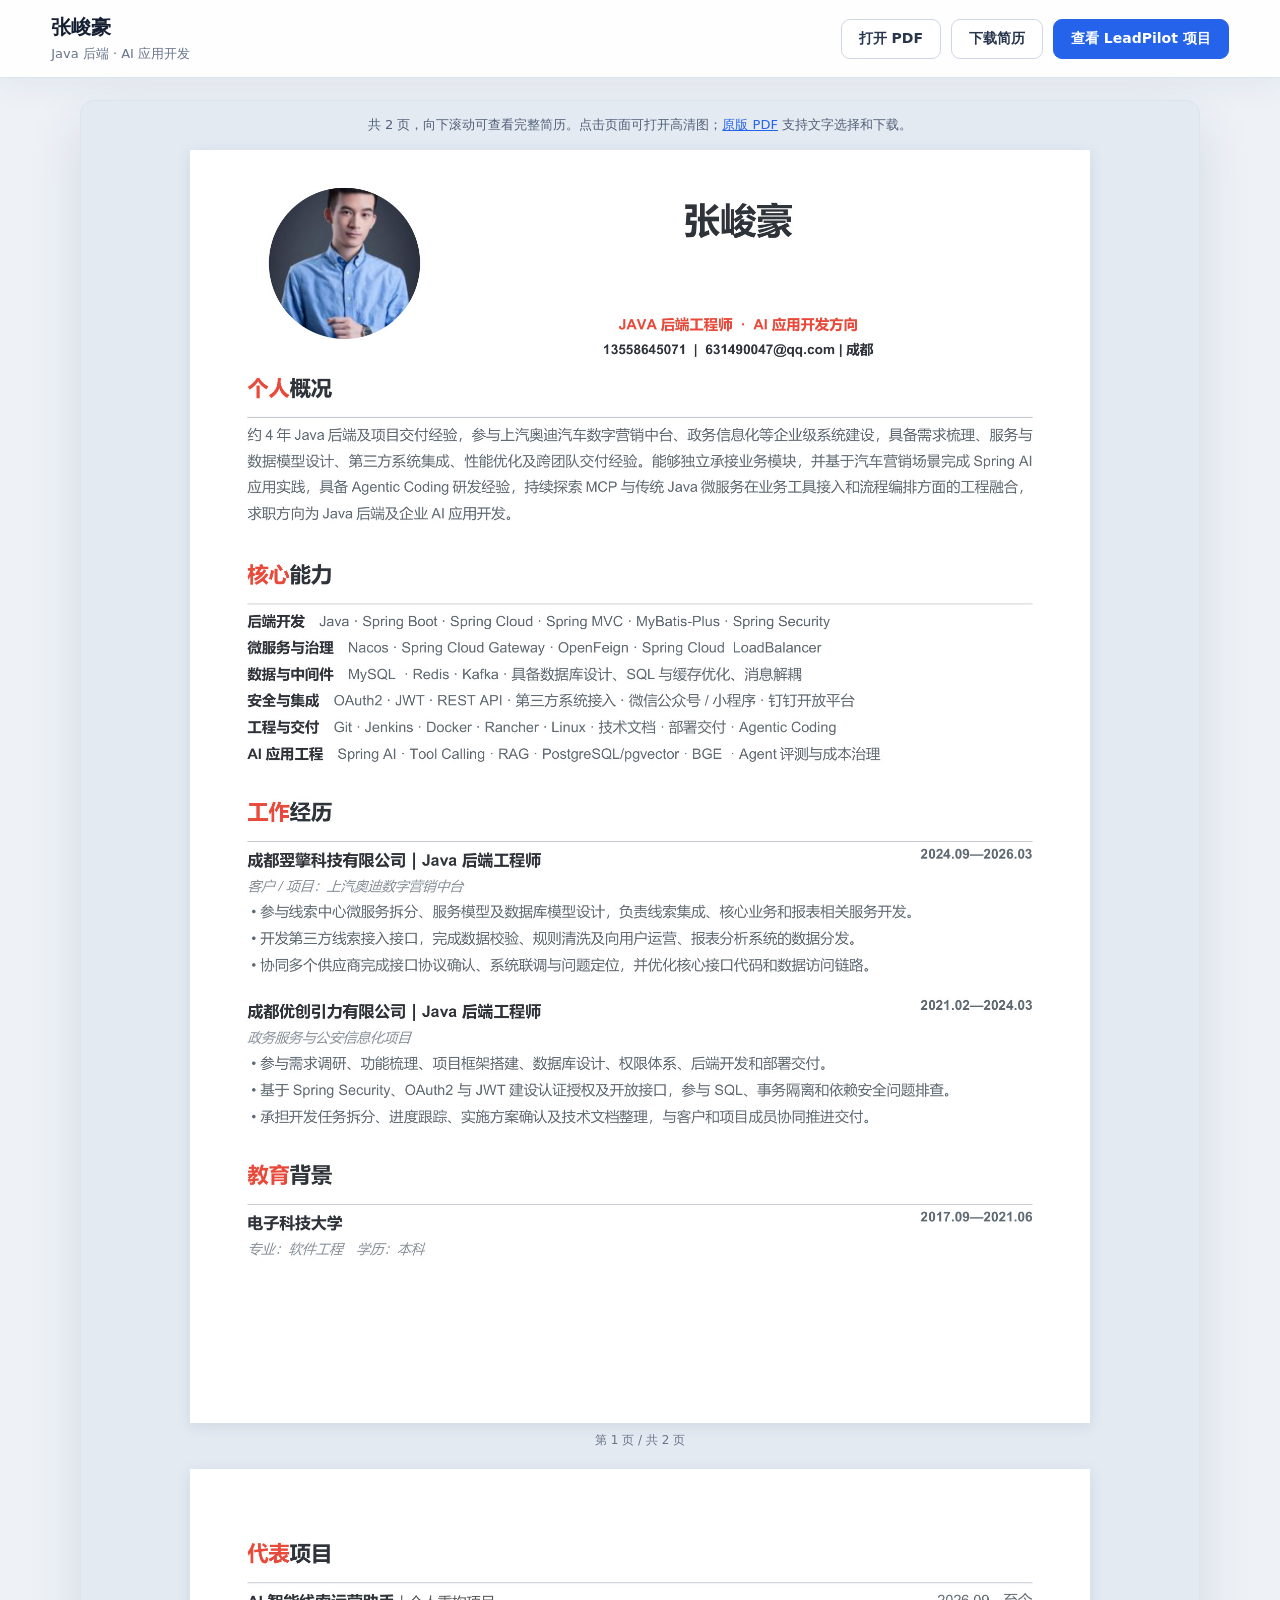
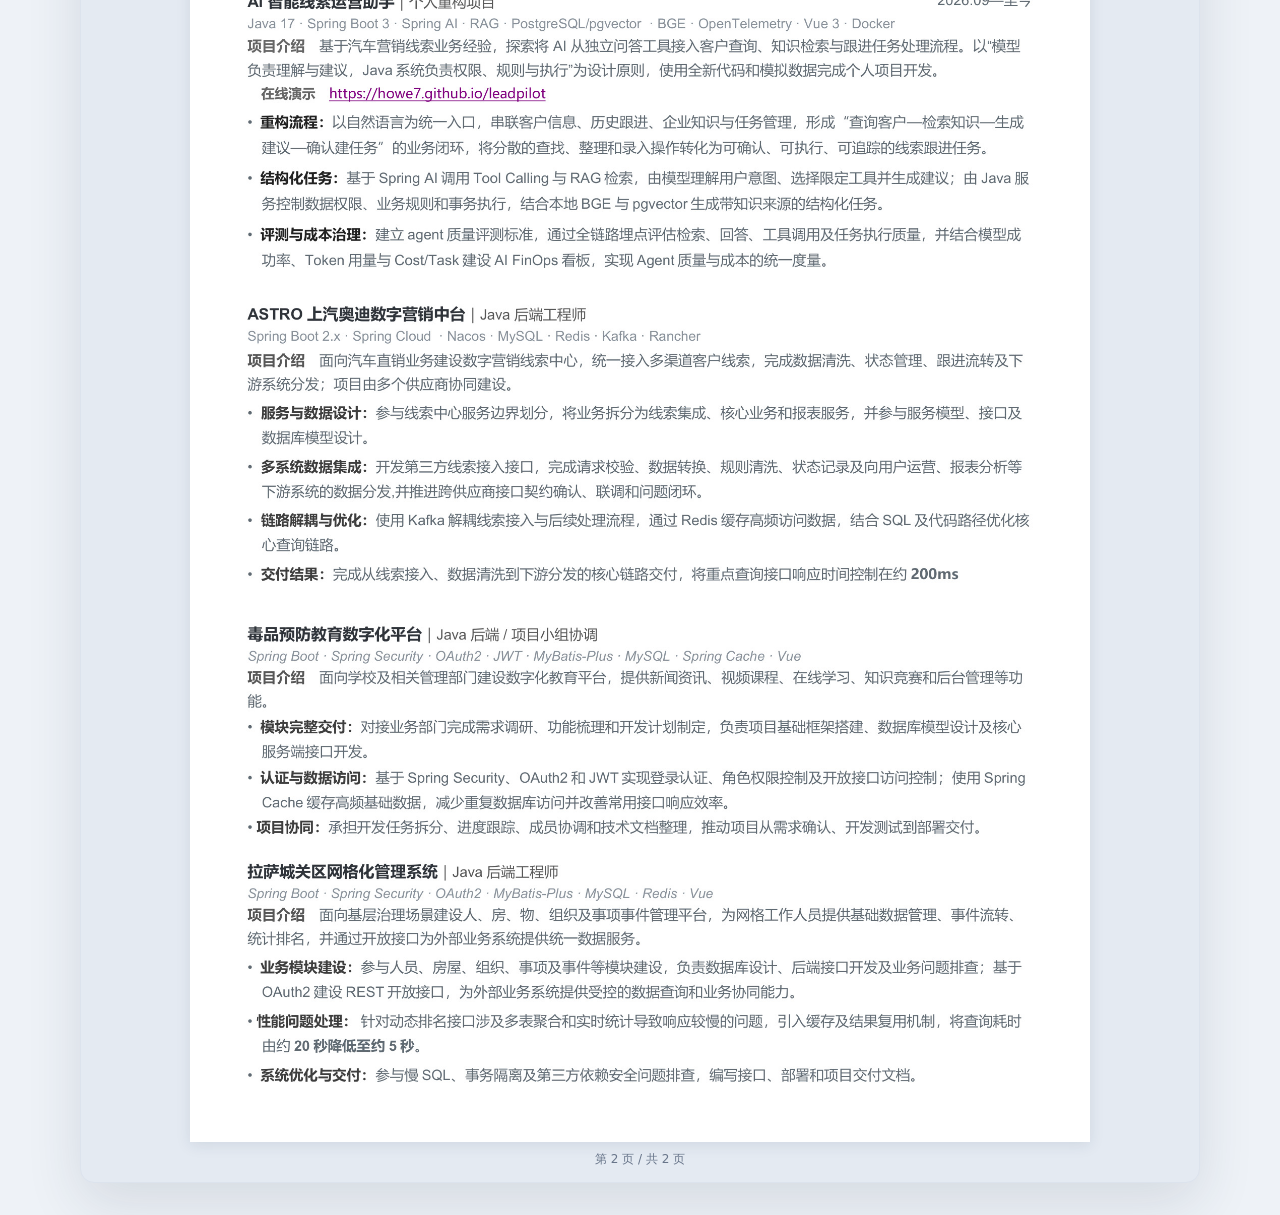
<file: index.html>
<!doctype html>
<html lang="zh-CN">
  <head>
    <meta charset="UTF-8" />
    <meta name="viewport" content="width=device-width, initial-scale=1.0" />
    <meta name="description" content="张峻豪｜Java 后端与 AI 应用开发简历" />
    <title>张峻豪｜Java 后端 · AI 应用开发</title>
    <style>
      :root {
        color-scheme: light;
        font-family: Inter, "PingFang SC", "Microsoft YaHei", system-ui, sans-serif;
        background: #eef2f7;
        color: #162033;
      }
      * { box-sizing: border-box; }
      body { margin: 0; min-height: 100vh; }
      header {
        min-height: 74px;
        padding: 14px clamp(18px, 4vw, 52px);
        display: flex;
        align-items: center;
        justify-content: space-between;
        gap: 20px;
        background: rgba(255, 255, 255, .96);
        border-bottom: 1px solid #dde4ee;
        box-shadow: 0 8px 30px rgba(31, 48, 78, .06);
      }
      .identity { display: flex; flex-direction: column; gap: 4px; }
      h1 { margin: 0; font-size: 20px; letter-spacing: -.3px; }
      .identity span { color: #68758a; font-size: 13px; }
      nav { display: flex; flex-wrap: wrap; align-items: center; gap: 10px; }
      a.button {
        display: inline-flex;
        align-items: center;
        justify-content: center;
        min-height: 40px;
        padding: 0 17px;
        border-radius: 9px;
        text-decoration: none;
        font-size: 14px;
        font-weight: 600;
        white-space: nowrap;
        border: 1px solid #ced7e5;
        background: #fff;
        color: #28364d;
      }
      a.primary { color: #fff; background: #2563eb; border-color: #2563eb; }
      main { padding: 22px clamp(10px, 3vw, 34px) 32px; }
      .resume-shell {
        width: min(1120px, 100%);
        margin: 0 auto;
        background: #e4eaf2;
        border: 1px solid #dce3ed;
        border-radius: 14px;
        box-shadow: 0 20px 55px rgba(31, 48, 78, .12);
        padding: 14px;
      }
      .reader-note { margin: 0 0 14px; color: #526078; font-size: 13px; text-align: center; line-height: 1.6; }
      .reader-note a { color: #2563eb; }
      figure { margin: 0 0 20px; }
      figure:last-child { margin-bottom: 0; }
      .resume-page { display: block; width: 100%; max-width: 900px; margin: 0 auto; color: #2563eb; }
      .resume-page img { display: block; width: 100%; height: auto; background: #fff; box-shadow: 0 3px 14px rgba(31, 48, 78, .10); }
      figcaption { margin-top: 9px; text-align: center; font-size: 12px; color: #68758a; }
      @media (max-width: 680px) {
        header { align-items: flex-start; flex-direction: column; }
        nav { width: 100%; }
        a.button { flex: 1 1 100px; padding: 0 10px; }
        a.primary { flex-basis: 100%; }
        main { padding-top: 12px; }
        .resume-shell { border-radius: 8px; padding: 6px; }
        .reader-note { padding: 4px 6px; }
      }
    </style>
  </head>
  <body>
    <header>
      <div class="identity">
        <h1>张峻豪</h1>
        <span>Java 后端 · AI 应用开发</span>
      </div>
      <nav aria-label="主页操作">
        <a class="button" href="/resume.pdf?v=0362232bcda8" target="_blank" rel="noopener">打开 PDF</a>
        <a class="button" href="/resume.pdf?v=0362232bcda8" download="张峻豪-Java后端-AI应用开发.pdf">下载简历</a>
        <a class="button primary" href="/leadpilot/">查看 LeadPilot 项目</a>
      </nav>
    </header>
    <main>
      <section class="resume-shell" aria-label="张峻豪的简历">
        <p class="reader-note">共 2 页，向下滚动可查看完整简历。点击页面可打开高清图；<a href="/resume.pdf?v=0362232bcda8" target="_blank" rel="noopener">原版 PDF</a> 支持文字选择和下载。</p>
        <figure>
          <a class="resume-page" href="/resume-pages/resume-0362232bcda8-page-1.jpg" target="_blank" rel="noopener" aria-label="打开简历第 1 页高清图">
            <img src="/resume-pages/resume-0362232bcda8-page-1.jpg" width="1786" height="2526" alt="张峻豪的 Java 后端与 AI 应用开发简历，第 1 页，共 2 页" fetchpriority="high" />
          </a>
          <figcaption>第 1 页 / 共 2 页</figcaption>
        </figure>
        <figure>
          <a class="resume-page" href="/resume-pages/resume-0362232bcda8-page-2.jpg" target="_blank" rel="noopener" aria-label="打开简历第 2 页高清图">
            <img src="/resume-pages/resume-0362232bcda8-page-2.jpg" width="1786" height="2526" alt="张峻豪的 Java 后端与 AI 应用开发简历，第 2 页，共 2 页" loading="lazy" decoding="async" />
          </a>
          <figcaption>第 2 页 / 共 2 页</figcaption>
        </figure>
      </section>
    </main>
  </body>
</html>
</file>
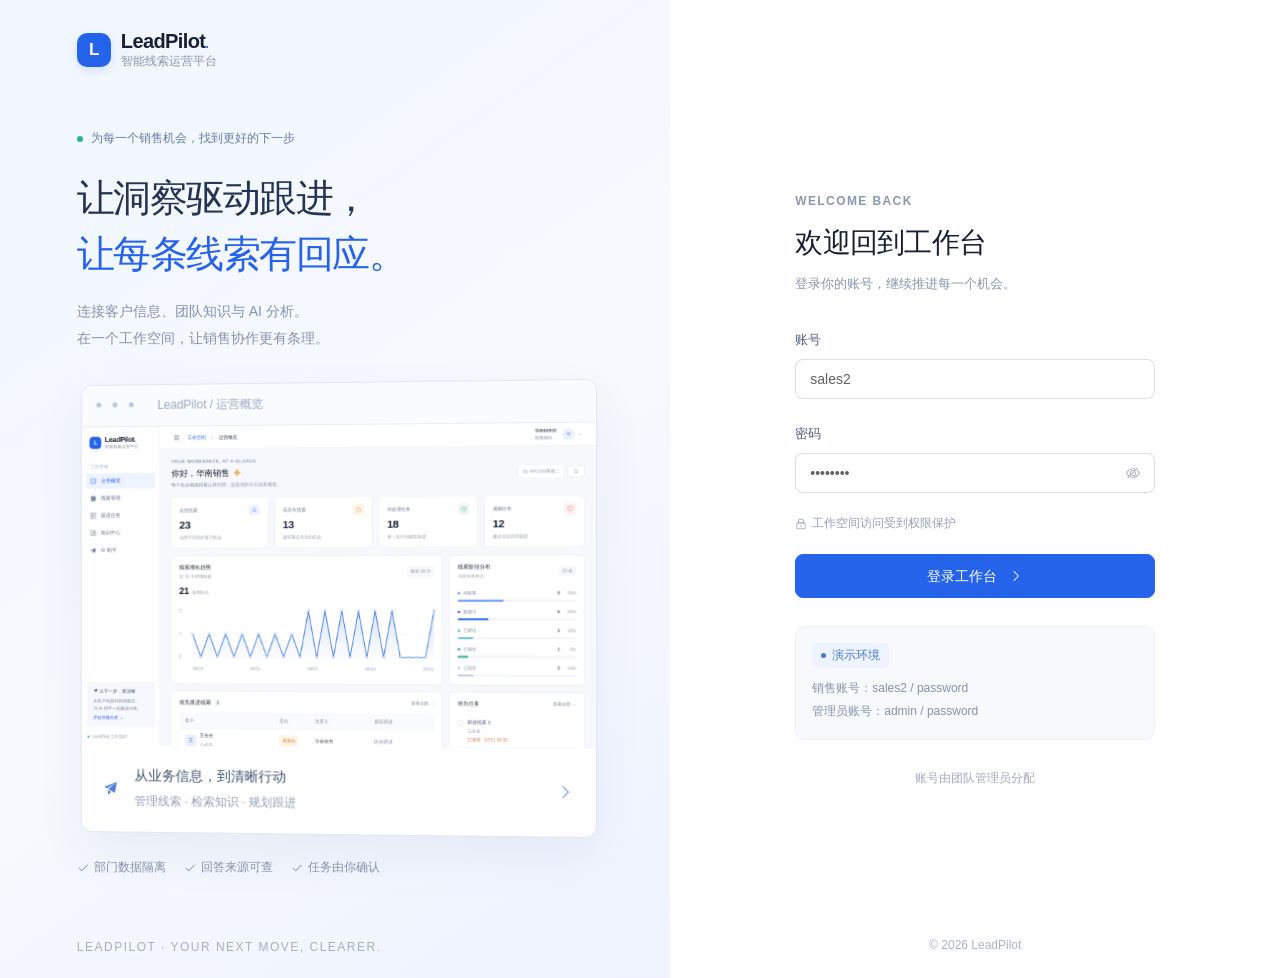
<file: leadpilot/index.html>
<!doctype html>
<html lang="zh-CN">
  <head>
    <meta charset="UTF-8" />
    <meta name="viewport" content="width=device-width, initial-scale=1.0" />
    <meta name="theme-color" content="#152921" />
    <title>LeadPilot 线索运营台</title>
    <script type="module" crossorigin src="/leadpilot/assets/index-CYRKPycR.js"></script>
    <link rel="stylesheet" crossorigin href="/leadpilot/assets/index-lUZpaxTv.css">
  </head>
  <body><div id="app"></div></body>
</html>
</file>
<file: leadpilot/assets/index-lUZpaxTv.css>
:root{--el-color-white:#fff;--el-color-black:#000;--el-color-primary-rgb:64, 158, 255;--el-color-success-rgb:103, 194, 58;--el-color-warning-rgb:230, 162, 60;--el-color-danger-rgb:245, 108, 108;--el-color-error-rgb:245, 108, 108;--el-color-info-rgb:144, 147, 153;--el-font-size-extra-large:20px;--el-font-size-large:18px;--el-font-size-medium:16px;--el-font-size-base:14px;--el-font-size-small:13px;--el-font-size-extra-small:12px;--el-font-family:"Helvetica Neue", Helvetica, "PingFang SC", "Hiragino Sans GB", "Microsoft YaHei", "微软雅黑", Arial, sans-serif;--el-font-weight-primary:500;--el-font-line-height-primary:24px;--el-index-normal:1;--el-index-top:1000;--el-index-popper:2000;--el-border-radius-base:4px;--el-border-radius-small:2px;--el-border-radius-round:20px;--el-border-radius-circle:100%;--el-transition-duration:.3s;--el-transition-duration-fast:.2s;--el-transition-function-ease-in-out-bezier:cubic-bezier(.645, .045, .355, 1);--el-transition-function-fast-bezier:cubic-bezier(.23, 1, .32, 1);--el-transition-all:all var(--el-transition-duration) var(--el-transition-function-ease-in-out-bezier);--el-transition-fade:opacity var(--el-transition-duration) var(--el-transition-function-fast-bezier);--el-transition-md-fade:transform var(--el-transition-duration) var(--el-transition-function-fast-bezier), opacity var(--el-transition-duration) var(--el-transition-function-fast-bezier);--el-transition-fade-linear:opacity var(--el-transition-duration-fast) linear;--el-transition-border:border-color var(--el-transition-duration-fast) var(--el-transition-function-ease-in-out-bezier);--el-transition-box-shadow:box-shadow var(--el-transition-duration-fast) var(--el-transition-function-ease-in-out-bezier);--el-transition-color:color var(--el-transition-duration-fast) var(--el-transition-function-ease-in-out-bezier);--el-component-size-large:40px;--el-component-size:32px;--el-component-size-small:24px;--lightningcss-light:initial;--lightningcss-dark: ;color-scheme:light;--el-color-primary:#409eff;--el-color-primary-light-3:#79bbff;--el-color-primary-light-5:#a0cfff;--el-color-primary-light-7:#c6e2ff;--el-color-primary-light-8:#d9ecff;--el-color-primary-light-9:#ecf5ff;--el-color-primary-dark-2:#337ecc;--el-color-success:#67c23a;--el-color-success-light-3:#95d475;--el-color-success-light-5:#b3e19d;--el-color-success-light-7:#d1edc4;--el-color-success-light-8:#e1f3d8;--el-color-success-light-9:#f0f9eb;--el-color-success-dark-2:#529b2e;--el-color-warning:#e6a23c;--el-color-warning-light-3:#eebe77;--el-color-warning-light-5:#f3d19e;--el-color-warning-light-7:#f8e3c5;--el-color-warning-light-8:#faecd8;--el-color-warning-light-9:#fdf6ec;--el-color-warning-dark-2:#b88230;--el-color-danger:#f56c6c;--el-color-danger-light-3:#f89898;--el-color-danger-light-5:#fab6b6;--el-color-danger-light-7:#fcd3d3;--el-color-danger-light-8:#fde2e2;--el-color-danger-light-9:#fef0f0;--el-color-danger-dark-2:#c45656;--el-color-error:#f56c6c;--el-color-error-light-3:#f89898;--el-color-error-light-5:#fab6b6;--el-color-error-light-7:#fcd3d3;--el-color-error-light-8:#fde2e2;--el-color-error-light-9:#fef0f0;--el-color-error-dark-2:#c45656;--el-color-info:#909399;--el-color-info-light-3:#b1b3b8;--el-color-info-light-5:#c8c9cc;--el-color-info-light-7:#dedfe0;--el-color-info-light-8:#e9e9eb;--el-color-info-light-9:#f4f4f5;--el-color-info-dark-2:#73767a;--el-bg-color:#fff;--el-bg-color-page:#f2f3f5;--el-bg-color-overlay:#fff;--el-text-color-primary:#303133;--el-text-color-regular:#606266;--el-text-color-secondary:#909399;--el-text-color-placeholder:#a8abb2;--el-text-color-disabled:#c0c4cc;--el-border-color:#dcdfe6;--el-border-color-light:#e4e7ed;--el-border-color-lighter:#ebeef5;--el-border-color-extra-light:#f2f6fc;--el-border-color-dark:#d4d7de;--el-border-color-darker:#cdd0d6;--el-fill-color:#f0f2f5;--el-fill-color-light:#f5f7fa;--el-fill-color-lighter:#fafafa;--el-fill-color-extra-light:#fafcff;--el-fill-color-dark:#ebedf0;--el-fill-color-darker:#e6e8eb;--el-fill-color-blank:#fff;--el-box-shadow:0px 12px 32px 4px #0000000a, 0px 8px 20px #00000014;--el-box-shadow-light:0px 0px 12px #0000001f;--el-box-shadow-lighter:0px 0px 6px #0000001f;--el-box-shadow-dark:0px 16px 48px 16px #00000014, 0px 12px 32px #0000001f, 0px 8px 16px -8px #00000029;--el-disabled-bg-color:var(--el-fill-color-light);--el-disabled-text-color:var(--el-text-color-placeholder);--el-disabled-border-color:var(--el-border-color-light);--el-overlay-color:#000c;--el-overlay-color-light:#000000b3;--el-overlay-color-lighter:#00000080;--el-mask-color:#ffffffe6;--el-mask-color-extra-light:#ffffff4d;--el-border-width:1px;--el-border-style:solid;--el-border-color-hover:var(--el-text-color-disabled);--el-border:var(--el-border-width) var(--el-border-style) var(--el-border-color);--el-svg-monochrome-grey:var(--el-border-color)}.fade-in-linear-enter-active,.fade-in-linear-leave-active{transition:var(--el-transition-fade-linear)}.fade-in-linear-enter-from,.fade-in-linear-leave-to{opacity:0}.el-fade-in-linear-enter-active,.el-fade-in-linear-leave-active{transition:var(--el-transition-fade-linear)}.el-fade-in-linear-enter-from,.el-fade-in-linear-leave-to{opacity:0}.el-fade-in-enter-active,.el-fade-in-leave-active{transition:all var(--el-transition-duration) cubic-bezier(.55,0,.1,1)}.el-fade-in-enter-from,.el-fade-in-leave-active{opacity:0}.el-zoom-in-center-enter-active,.el-zoom-in-center-leave-active{transition:all var(--el-transition-duration) cubic-bezier(.55,0,.1,1)}.el-zoom-in-center-enter-from,.el-zoom-in-center-leave-active{opacity:0;transform:scaleX(0)}.el-zoom-in-top-enter-active,.el-zoom-in-top-leave-active{opacity:1;transition:var(--el-transition-md-fade);transform-origin:top;transform:scaleY(1)}.el-zoom-in-top-enter-active[data-popper-placement^=top],.el-zoom-in-top-leave-active[data-popper-placement^=top]{transform-origin:bottom}.el-zoom-in-top-enter-from,.el-zoom-in-top-leave-active{opacity:0;transform:scaleY(0)}.el-zoom-in-bottom-enter-active,.el-zoom-in-bottom-leave-active{opacity:1;transition:var(--el-transition-md-fade);transform-origin:bottom;transform:scaleY(1)}.el-zoom-in-bottom-enter-from,.el-zoom-in-bottom-leave-active{opacity:0;transform:scaleY(0)}.el-zoom-in-left-enter-active,.el-zoom-in-left-leave-active{opacity:1;transition:var(--el-transition-md-fade);transform-origin:0 0;transform:scale(1)}.el-zoom-in-left-enter-from,.el-zoom-in-left-leave-active{opacity:0;transform:scale(.45)}.collapse-transition{transition:var(--el-transition-duration) height ease-in-out,var(--el-transition-duration) padding-top ease-in-out,var(--el-transition-duration) padding-bottom ease-in-out}.el-collapse-transition-leave-active,.el-collapse-transition-enter-active{transition:var(--el-transition-duration) max-height ease-in-out,var(--el-transition-duration) padding-top ease-in-out,var(--el-transition-duration) padding-bottom ease-in-out}.horizontal-collapse-transition{transition:var(--el-transition-duration) width ease-in-out,var(--el-transition-duration) padding-left ease-in-out,var(--el-transition-duration) padding-right ease-in-out}.el-list-enter-active,.el-list-leave-active{transition:all 1s}.el-list-enter-from,.el-list-leave-to{opacity:0;transform:translateY(-30px)}.el-list-leave-active{position:absolute!important}.el-opacity-transition{transition:opacity var(--el-transition-duration) cubic-bezier(.55,0,.1,1)}.el-icon--right{margin-left:5px}.el-icon--left{margin-right:5px}@keyframes rotating{0%{transform:rotate(0)}to{transform:rotate(360deg)}}.el-icon{--color:inherit;fill:currentColor;width:1em;height:1em;color:var(--color);line-height:1em;font-size:inherit;justify-content:center;align-items:center;display:inline-flex;position:relative}.el-icon.is-loading{animation:2s linear infinite rotating}.el-icon svg{width:1em;height:1em}.el-affix--fixed{position:fixed}.el-alert{--el-alert-padding:8px 16px;--el-alert-border-radius-base:var(--el-border-radius-base);--el-alert-title-font-size:14px;--el-alert-title-with-description-font-size:16px;--el-alert-description-font-size:14px;--el-alert-close-font-size:16px;--el-alert-close-customed-font-size:14px;--el-alert-icon-size:16px;--el-alert-icon-large-size:28px;width:100%;padding:var(--el-alert-padding);box-sizing:border-box;border-radius:var(--el-alert-border-radius-base);background-color:var(--el-color-white);opacity:1;transition:opacity var(--el-transition-duration-fast);align-items:center;margin:0;display:flex;position:relative;overflow:hidden}.el-alert.is-light .el-alert__close-btn{color:var(--el-text-color-placeholder)}.el-alert.is-dark .el-alert__close-btn,.el-alert.is-dark .el-alert__description{color:var(--el-color-white)}.el-alert.is-center{justify-content:center}.el-alert--primary{--el-alert-bg-color:var(--el-color-primary-light-9)}.el-alert--primary.is-light{background-color:var(--el-alert-bg-color);color:var(--el-color-primary)}.el-alert--primary.is-light .el-alert__description{color:var(--el-color-primary)}.el-alert--primary.is-dark{background-color:var(--el-color-primary);color:var(--el-color-white)}.el-alert--success{--el-alert-bg-color:var(--el-color-success-light-9)}.el-alert--success.is-light{background-color:var(--el-alert-bg-color);color:var(--el-color-success)}.el-alert--success.is-light .el-alert__description{color:var(--el-color-success)}.el-alert--success.is-dark{background-color:var(--el-color-success);color:var(--el-color-white)}.el-alert--info{--el-alert-bg-color:var(--el-color-info-light-9)}.el-alert--info.is-light{background-color:var(--el-alert-bg-color);color:var(--el-color-info)}.el-alert--info.is-light .el-alert__description{color:var(--el-color-info)}.el-alert--info.is-dark{background-color:var(--el-color-info);color:var(--el-color-white)}.el-alert--warning{--el-alert-bg-color:var(--el-color-warning-light-9)}.el-alert--warning.is-light{background-color:var(--el-alert-bg-color);color:var(--el-color-warning)}.el-alert--warning.is-light .el-alert__description{color:var(--el-color-warning)}.el-alert--warning.is-dark{background-color:var(--el-color-warning);color:var(--el-color-white)}.el-alert--error{--el-alert-bg-color:var(--el-color-error-light-9)}.el-alert--error.is-light{background-color:var(--el-alert-bg-color);color:var(--el-color-error)}.el-alert--error.is-light .el-alert__description{color:var(--el-color-error)}.el-alert--error.is-dark{background-color:var(--el-color-error);color:var(--el-color-white)}.el-alert__content{flex-direction:column;gap:4px;display:flex}.el-alert .el-alert__icon{font-size:var(--el-alert-icon-size);width:var(--el-alert-icon-size);margin-right:8px}.el-alert .el-alert__icon.is-big{font-size:var(--el-alert-icon-large-size);width:var(--el-alert-icon-large-size);margin-right:12px}.el-alert__title{font-size:var(--el-alert-title-font-size);line-height:24px}.el-alert__title.with-description{font-size:var(--el-alert-title-with-description-font-size)}.el-alert .el-alert__description{font-size:var(--el-alert-description-font-size);margin:0}.el-alert .el-alert__close-btn{font-size:var(--el-alert-close-font-size);opacity:1;cursor:pointer;position:absolute;top:12px;right:16px}.el-alert .el-alert__close-btn.is-customed{font-style:normal;font-size:var(--el-alert-close-customed-font-size);line-height:24px;top:8px}.el-alert-fade-enter-from,.el-alert-fade-leave-active{opacity:0}.el-aside{box-sizing:border-box;width:var(--el-aside-width,300px);flex-shrink:0;overflow:auto}.el-autocomplete{--el-input-text-color:var(--el-text-color-regular);--el-input-border:var(--el-border);--el-input-hover-border:var(--el-border-color-hover);--el-input-focus-border:var(--el-color-primary);--el-input-transparent-border:0 0 0 1px transparent inset;--el-input-border-color:var(--el-border-color);--el-input-border-radius:var(--el-border-radius-base);--el-input-bg-color:var(--el-fill-color-blank);--el-input-icon-color:var(--el-text-color-placeholder);--el-input-placeholder-color:var(--el-text-color-placeholder);--el-input-hover-border-color:var(--el-border-color-hover);--el-input-clear-hover-color:var(--el-text-color-secondary);--el-input-focus-border-color:var(--el-color-primary);--el-input-width:100%;width:var(--el-input-width);display:inline-block;position:relative}.el-autocomplete__popper.el-popper{background:var(--el-bg-color-overlay);border:1px solid var(--el-border-color-light);box-shadow:var(--el-box-shadow-light)}.el-autocomplete__popper.el-popper .el-popper__arrow:before{border:1px solid var(--el-border-color-light)}.el-autocomplete__popper.el-popper[data-popper-placement^=top] .el-popper__arrow:before{border-top-color:#0000;border-left-color:#0000}.el-autocomplete__popper.el-popper[data-popper-placement^=bottom] .el-popper__arrow:before{border-bottom-color:#0000;border-right-color:#0000}.el-autocomplete__popper.el-popper[data-popper-placement^=left] .el-popper__arrow:before{border-bottom-color:#0000;border-left-color:#0000}.el-autocomplete__popper.el-popper[data-popper-placement^=right] .el-popper__arrow:before{border-top-color:#0000;border-right-color:#0000}.el-autocomplete-suggestion{border-radius:var(--el-border-radius-base);box-sizing:border-box}.el-autocomplete-suggestion__header{border-bottom:1px solid var(--el-border-color-lighter);padding:10px}.el-autocomplete-suggestion__footer{border-top:1px solid var(--el-border-color-lighter);padding:10px}.el-autocomplete-suggestion__wrap{box-sizing:border-box;max-height:280px;padding:10px 0}.el-autocomplete-suggestion__list{margin:0;padding:0}.el-autocomplete-suggestion li{cursor:pointer;color:var(--el-text-color-regular);line-height:34px;font-size:var(--el-font-size-base);text-align:left;text-overflow:ellipsis;white-space:nowrap;margin:0;padding:0 20px;list-style:none;overflow:hidden}.el-autocomplete-suggestion li:hover,.el-autocomplete-suggestion li.highlighted{background-color:var(--el-fill-color-light)}.el-autocomplete-suggestion li.divider{border-top:1px solid var(--el-color-black);margin-top:6px}.el-autocomplete-suggestion li.divider:last-child{margin-bottom:-6px}.el-autocomplete-suggestion.is-loading li{cursor:default;height:100px;color:var(--el-text-color-secondary);justify-content:center;align-items:center;font-size:20px;display:flex}.el-autocomplete-suggestion.is-loading li:hover{background-color:var(--el-bg-color-overlay)}.el-avatar{--el-avatar-text-color:var(--el-color-white);--el-avatar-bg-color:var(--el-text-color-disabled);--el-avatar-text-size:14px;--el-avatar-icon-size:18px;--el-avatar-border-radius:var(--el-border-radius-base);--el-avatar-size-large:56px;--el-avatar-size:40px;--el-avatar-size-small:24px;box-sizing:border-box;text-align:center;color:var(--el-avatar-text-color);background:var(--el-avatar-bg-color);width:var(--el-avatar-size);height:var(--el-avatar-size);font-size:var(--el-avatar-text-size);outline:none;justify-content:center;align-items:center;display:inline-flex;overflow:hidden}.el-avatar>img{width:100%;height:100%;display:block}.el-avatar--circle{border-radius:50%}.el-avatar--square{border-radius:var(--el-avatar-border-radius)}.el-avatar--icon{font-size:var(--el-avatar-icon-size)}.el-avatar--small{--el-avatar-size:24px}.el-avatar--large{--el-avatar-size:56px}.el-avatar-group{--el-avatar-group-item-gap:-8px;--el-avatar-group-collapse-item-gap:4px;display:inline-flex}.el-avatar-group .el-avatar{border:1px solid var(--el-border-color-extra-light)}.el-avatar-group .el-avatar:not(:first-child){margin-left:var(--el-avatar-group-item-gap)}.el-avatar-group__collapse-avatars{--el-avatar-group-item-gap:-8px;--el-avatar-group-collapse-item-gap:4px}.el-avatar-group__collapse-avatars .el-avatar:not(:first-child){margin-left:var(--el-avatar-group-collapse-item-gap)}.el-backtop{--el-backtop-bg-color:var(--el-bg-color-overlay);--el-backtop-text-color:var(--el-color-primary);--el-backtop-hover-bg-color:var(--el-border-color-extra-light);background-color:var(--el-backtop-bg-color);width:40px;height:40px;color:var(--el-backtop-text-color);box-shadow:var(--el-box-shadow-lighter);cursor:pointer;z-index:5;border-radius:50%;justify-content:center;align-items:center;font-size:20px;display:flex;position:fixed}.el-backtop:hover{background-color:var(--el-backtop-hover-bg-color)}.el-backtop__icon{font-size:20px}.el-badge{--el-badge-bg-color:var(--el-color-danger);--el-badge-radius:10px;--el-badge-font-size:12px;--el-badge-padding:6px;--el-badge-size:18px;vertical-align:middle;width:-moz-fit-content;width:fit-content;display:inline-block;position:relative}.el-badge__content{background-color:var(--el-badge-bg-color);border-radius:var(--el-badge-radius);color:var(--el-color-white);font-size:var(--el-badge-font-size);height:var(--el-badge-size);padding:0 var(--el-badge-padding);white-space:nowrap;border:1px solid var(--el-bg-color);justify-content:center;align-items:center;display:inline-flex}.el-badge__content.is-fixed{top:0;right:calc(1px + var(--el-badge-size) / 2);z-index:var(--el-index-normal);position:absolute;transform:translateY(-50%)translate(100%)}.el-badge__content.is-fixed.is-dot{right:5px}.el-badge__content.is-dot{border-radius:50%;width:8px;height:8px;padding:0;right:0}.el-badge__content.is-hide-zero{display:none}.el-badge__content--primary{background-color:var(--el-color-primary)}.el-badge__content--success{background-color:var(--el-color-success)}.el-badge__content--warning{background-color:var(--el-color-warning)}.el-badge__content--info{background-color:var(--el-color-info)}.el-badge__content--danger{background-color:var(--el-color-danger)}.el-breadcrumb__separator{color:var(--el-text-color-placeholder);margin:0 9px;font-weight:700}.el-breadcrumb__separator.el-icon{margin:0 6px;font-weight:400}.el-breadcrumb__separator.el-icon svg{vertical-align:middle}.el-breadcrumb__item{float:left;align-items:center;display:inline-flex}.el-breadcrumb__inner{color:var(--el-text-color-regular)}.el-breadcrumb__inner.is-link,.el-breadcrumb__inner a{transition:var(--el-transition-color);color:var(--el-text-color-primary);font-weight:700;text-decoration:none}.el-breadcrumb__inner.is-link:hover,.el-breadcrumb__inner a:hover{color:var(--el-color-primary);cursor:pointer}.el-breadcrumb__item:last-child .el-breadcrumb__inner,.el-breadcrumb__item:last-child .el-breadcrumb__inner:hover,.el-breadcrumb__item:last-child .el-breadcrumb__inner a,.el-breadcrumb__item:last-child .el-breadcrumb__inner a:hover{color:var(--el-text-color-regular);cursor:text;font-weight:400}.el-breadcrumb__item:last-child .el-breadcrumb__separator{display:none}.el-breadcrumb{font-size:14px;line-height:1}.el-breadcrumb:before,.el-breadcrumb:after{content:"";display:table}.el-breadcrumb:after{clear:both}.el-button-group>.el-button+.el-button{margin-left:0}.el-button-group>.el-button:first-child:last-child{border-top-right-radius:var(--el-border-radius-base);border-bottom-right-radius:var(--el-border-radius-base);border-top-left-radius:var(--el-border-radius-base);border-bottom-left-radius:var(--el-border-radius-base)}.el-button-group>.el-button:first-child:last-child.is-round{border-radius:var(--el-border-radius-round)}.el-button-group>.el-button:first-child:last-child.is-circle{border-radius:50%}.el-button-group>.el-button:not(:first-child):not(:last-child){border-radius:0}.el-button-group>.el-button:hover,.el-button-group>.el-button:focus,.el-button-group>.el-button:active,.el-button-group>.el-button.is-active{z-index:1}.el-button-group--horizontal{vertical-align:middle;display:inline-block}.el-button-group--horizontal:before,.el-button-group--horizontal:after{content:"";display:table}.el-button-group--horizontal:after{clear:both}.el-button-group--horizontal>.el-button{float:left;position:relative}.el-button-group--horizontal>.el-button:first-child{border-top-right-radius:0;border-bottom-right-radius:0}.el-button-group--horizontal>.el-button:last-child{border-top-left-radius:0;border-bottom-left-radius:0}.el-button-group--horizontal>.el-button:not(:last-child){margin-right:-1px}.el-button-group--horizontal .el-button--primary:first-child{border-right-color:var(--el-button-divide-border-color)}.el-button-group--horizontal .el-button--primary:last-child{border-left-color:var(--el-button-divide-border-color)}.el-button-group--horizontal .el-button--primary:not(:first-child):not(:last-child){border-left-color:var(--el-button-divide-border-color);border-right-color:var(--el-button-divide-border-color)}.el-button-group--horizontal .el-button--success:first-child{border-right-color:var(--el-button-divide-border-color)}.el-button-group--horizontal .el-button--success:last-child{border-left-color:var(--el-button-divide-border-color)}.el-button-group--horizontal .el-button--success:not(:first-child):not(:last-child){border-left-color:var(--el-button-divide-border-color);border-right-color:var(--el-button-divide-border-color)}.el-button-group--horizontal .el-button--warning:first-child{border-right-color:var(--el-button-divide-border-color)}.el-button-group--horizontal .el-button--warning:last-child{border-left-color:var(--el-button-divide-border-color)}.el-button-group--horizontal .el-button--warning:not(:first-child):not(:last-child){border-left-color:var(--el-button-divide-border-color);border-right-color:var(--el-button-divide-border-color)}.el-button-group--horizontal .el-button--danger:first-child{border-right-color:var(--el-button-divide-border-color)}.el-button-group--horizontal .el-button--danger:last-child{border-left-color:var(--el-button-divide-border-color)}.el-button-group--horizontal .el-button--danger:not(:first-child):not(:last-child){border-left-color:var(--el-button-divide-border-color);border-right-color:var(--el-button-divide-border-color)}.el-button-group--horizontal .el-button--info:first-child{border-right-color:var(--el-button-divide-border-color)}.el-button-group--horizontal .el-button--info:last-child{border-left-color:var(--el-button-divide-border-color)}.el-button-group--horizontal .el-button--info:not(:first-child):not(:last-child){border-left-color:var(--el-button-divide-border-color);border-right-color:var(--el-button-divide-border-color)}.el-button-group--horizontal>.el-dropdown>.el-button{border-left-color:var(--el-button-divide-border-color);border-top-left-radius:0;border-bottom-left-radius:0}.el-button-group--vertical{flex-direction:column;align-items:stretch;display:inline-flex}.el-button-group--vertical>.el-button{margin-top:-1px}.el-button-group--vertical>.el-button:first-child{border-bottom-right-radius:0;border-bottom-left-radius:0}.el-button-group--vertical>.el-button:last-child{border-top-left-radius:0;border-top-right-radius:0}.el-button-group--vertical>.el-dropdown{margin-top:-1px}.el-button-group--vertical>.el-dropdown>.el-button{border-left-color:var(--el-button-divide-border-color);border-top-left-radius:0;border-top-right-radius:0}.el-button-group--vertical .el-button--primary:first-child{border-bottom-color:var(--el-button-divide-border-color)}.el-button-group--vertical .el-button--primary:last-child{border-top-color:var(--el-button-divide-border-color)}.el-button-group--vertical .el-button--primary:not(:first-child):not(:last-child){border-top-color:var(--el-button-divide-border-color);border-bottom-color:var(--el-button-divide-border-color)}.el-button-group--vertical .el-button--success:first-child{border-bottom-color:var(--el-button-divide-border-color)}.el-button-group--vertical .el-button--success:last-child{border-top-color:var(--el-button-divide-border-color)}.el-button-group--vertical .el-button--success:not(:first-child):not(:last-child){border-top-color:var(--el-button-divide-border-color);border-bottom-color:var(--el-button-divide-border-color)}.el-button-group--vertical .el-button--warning:first-child{border-bottom-color:var(--el-button-divide-border-color)}.el-button-group--vertical .el-button--warning:last-child{border-top-color:var(--el-button-divide-border-color)}.el-button-group--vertical .el-button--warning:not(:first-child):not(:last-child){border-top-color:var(--el-button-divide-border-color);border-bottom-color:var(--el-button-divide-border-color)}.el-button-group--vertical .el-button--danger:first-child{border-bottom-color:var(--el-button-divide-border-color)}.el-button-group--vertical .el-button--danger:last-child{border-top-color:var(--el-button-divide-border-color)}.el-button-group--vertical .el-button--danger:not(:first-child):not(:last-child){border-top-color:var(--el-button-divide-border-color);border-bottom-color:var(--el-button-divide-border-color)}.el-button-group--vertical .el-button--info:first-child{border-bottom-color:var(--el-button-divide-border-color)}.el-button-group--vertical .el-button--info:last-child{border-top-color:var(--el-button-divide-border-color)}.el-button-group--vertical .el-button--info:not(:first-child):not(:last-child){border-top-color:var(--el-button-divide-border-color);border-bottom-color:var(--el-button-divide-border-color)}.el-button{--el-button-font-weight:var(--el-font-weight-primary);--el-button-border-color:var(--el-border-color);--el-button-bg-color:var(--el-fill-color-blank);--el-button-text-color:var(--el-text-color-regular);--el-button-disabled-text-color:var(--el-disabled-text-color);--el-button-disabled-bg-color:var(--el-fill-color-blank);--el-button-disabled-border-color:var(--el-border-color-light);--el-button-divide-border-color:#ffffff80;--el-button-hover-text-color:var(--el-color-primary);--el-button-hover-bg-color:var(--el-color-primary-light-9);--el-button-hover-border-color:var(--el-color-primary-light-7);--el-button-active-text-color:var(--el-button-hover-text-color);--el-button-active-border-color:var(--el-color-primary);--el-button-active-bg-color:var(--el-button-hover-bg-color);--el-button-outline-color:var(--el-color-primary-light-5);--el-button-hover-link-text-color:var(--el-text-color-secondary);--el-button-active-color:var(--el-text-color-primary);white-space:nowrap;cursor:pointer;height:32px;color:var(--el-button-text-color);text-align:center;box-sizing:border-box;line-height:1;font-weight:var(--el-button-font-weight);-webkit-user-select:none;user-select:none;vertical-align:middle;-webkit-appearance:none;background-color:var(--el-button-bg-color);border:var(--el-border);border-color:var(--el-button-border-color);outline:none;justify-content:center;align-items:center;transition:all .1s;display:inline-flex}.el-button:hover{color:var(--el-button-hover-text-color);border-color:var(--el-button-hover-border-color);background-color:var(--el-button-hover-bg-color);outline:none}.el-button:active{color:var(--el-button-active-text-color);border-color:var(--el-button-active-border-color);background-color:var(--el-button-active-bg-color);outline:none}.el-button:focus-visible{outline:2px solid var(--el-button-outline-color);outline-offset:1px;transition:outline-offset,outline}.el-button>span{align-items:center;display:inline-flex}.el-button+.el-button{margin-left:12px}.el-button{font-size:var(--el-font-size-base);border-radius:var(--el-border-radius-base);padding:8px 15px}.el-button.is-round{padding:8px 15px}.el-button::-moz-focus-inner{border:0}.el-button [class*=el-icon]+span{margin-left:6px}.el-button [class*=el-icon] svg{vertical-align:bottom}.el-button.is-plain{--el-button-hover-text-color:var(--el-color-primary);--el-button-hover-bg-color:var(--el-fill-color-blank);--el-button-hover-border-color:var(--el-color-primary)}.el-button.is-active{color:var(--el-button-active-text-color);border-color:var(--el-button-active-border-color);background-color:var(--el-button-active-bg-color);outline:none}.el-button.is-disabled,.el-button.is-disabled:hover{color:var(--el-button-disabled-text-color);cursor:not-allowed;background-image:none;background-color:var(--el-button-disabled-bg-color);border-color:var(--el-button-disabled-border-color)}.el-button.is-loading{pointer-events:none;position:relative}.el-button.is-loading:before{z-index:1;pointer-events:none;content:"";border-radius:inherit;background-color:var(--el-mask-color-extra-light);position:absolute;top:-1px;bottom:-1px;left:-1px;right:-1px}.el-button.is-round{border-radius:var(--el-border-radius-round)}.el-button.is-dashed{--el-button-hover-text-color:var(--el-color-primary);--el-button-hover-bg-color:var(--el-fill-color-blank);--el-button-hover-border-color:var(--el-color-primary);border-style:dashed}.el-button.is-circle{border-radius:50%;width:32px;padding:8px}.el-button.is-text{color:var(--el-button-text-color);background-color:#0000;border:0 solid #0000}.el-button.is-text.is-disabled{color:var(--el-button-disabled-text-color);background-color:#0000!important}.el-button.is-text:not(.is-disabled):hover{background-color:var(--el-fill-color-light)}.el-button.is-text:not(.is-disabled):focus-visible{outline:2px solid var(--el-button-outline-color);outline-offset:1px;transition:outline-offset,outline}.el-button.is-text:not(.is-disabled):active{background-color:var(--el-fill-color)}.el-button.is-text:not(.is-disabled).is-has-bg{background-color:var(--el-fill-color-light)}.el-button.is-text:not(.is-disabled).is-has-bg:hover{background-color:var(--el-fill-color)}.el-button.is-text:not(.is-disabled).is-has-bg:active{background-color:var(--el-fill-color-dark)}.el-button__text--expand{letter-spacing:.3em;margin-right:-.3em}.el-button.is-link{color:var(--el-button-text-color);background:0 0;border-color:#0000;height:auto;padding:2px}.el-button.is-link:hover{color:var(--el-button-hover-link-text-color)}.el-button.is-link.is-disabled{color:var(--el-button-disabled-text-color);background-color:#0000!important;border-color:#0000!important}.el-button.is-link:not(.is-disabled):hover{background-color:#0000;border-color:#0000}.el-button.is-link:not(.is-disabled):active{color:var(--el-button-active-color);background-color:#0000;border-color:#0000}.el-button--text{color:var(--el-color-primary);background:0 0;border-color:#0000;padding-left:0;padding-right:0}.el-button--text.is-disabled{color:var(--el-button-disabled-text-color);background-color:#0000!important;border-color:#0000!important}.el-button--text:not(.is-disabled):hover{color:var(--el-color-primary-light-3);background-color:#0000;border-color:#0000}.el-button--text:not(.is-disabled):active{color:var(--el-color-primary-dark-2);background-color:#0000;border-color:#0000}.el-button__link--expand{letter-spacing:.3em;margin-right:-.3em}.el-button--primary{--el-button-text-color:var(--el-color-white);--el-button-bg-color:var(--el-color-primary);--el-button-border-color:var(--el-color-primary);--el-button-outline-color:var(--el-color-primary-light-5);--el-button-active-color:var(--el-color-primary-dark-2);--el-button-hover-text-color:var(--el-color-white);--el-button-hover-link-text-color:var(--el-color-primary-light-5);--el-button-hover-bg-color:var(--el-color-primary-light-3);--el-button-hover-border-color:var(--el-color-primary-light-3);--el-button-active-bg-color:var(--el-color-primary-dark-2);--el-button-active-border-color:var(--el-color-primary-dark-2);--el-button-disabled-text-color:var(--el-color-white);--el-button-disabled-bg-color:var(--el-color-primary-light-5);--el-button-disabled-border-color:var(--el-color-primary-light-5)}.el-button--primary.is-plain,.el-button--primary.is-text,.el-button--primary.is-link{--el-button-text-color:var(--el-color-primary);--el-button-bg-color:var(--el-color-primary-light-9);--el-button-border-color:var(--el-color-primary-light-5);--el-button-hover-text-color:var(--el-color-white);--el-button-hover-bg-color:var(--el-color-primary);--el-button-hover-border-color:var(--el-color-primary);--el-button-active-text-color:var(--el-color-white)}.el-button--primary.is-plain.is-disabled,.el-button--primary.is-plain.is-disabled:hover,.el-button--primary.is-plain.is-disabled:focus,.el-button--primary.is-plain.is-disabled:active,.el-button--primary.is-text.is-disabled,.el-button--primary.is-text.is-disabled:hover,.el-button--primary.is-text.is-disabled:focus,.el-button--primary.is-text.is-disabled:active,.el-button--primary.is-link.is-disabled,.el-button--primary.is-link.is-disabled:hover,.el-button--primary.is-link.is-disabled:focus,.el-button--primary.is-link.is-disabled:active{color:var(--el-color-primary-light-5);background-color:var(--el-color-primary-light-9);border-color:var(--el-color-primary-light-8)}.el-button--primary.is-dashed{--el-button-text-color:var(--el-color-primary);--el-button-bg-color:var(--el-color-primary-light-9);--el-button-border-color:var(--el-color-primary-light-5);--el-button-hover-text-color:var(--el-color-primary);--el-button-hover-bg-color:var(--el-color-primary-light-9);--el-button-hover-border-color:var(--el-color-primary-light-3);--el-button-active-text-color:var(--el-color-primary-dark-2);--el-button-active-bg-color:var(--el-color-primary-light-9);--el-button-active-border-color:var(--el-color-primary-dark-2)}.el-button--primary.is-dashed.is-disabled,.el-button--primary.is-dashed.is-disabled:hover,.el-button--primary.is-dashed.is-disabled:focus,.el-button--primary.is-dashed.is-disabled:active{color:var(--el-color-primary-light-5);background-color:var(--el-color-primary-light-9);border-color:var(--el-color-primary-light-8)}.el-button--success{--el-button-text-color:var(--el-color-white);--el-button-bg-color:var(--el-color-success);--el-button-border-color:var(--el-color-success);--el-button-outline-color:var(--el-color-success-light-5);--el-button-active-color:var(--el-color-success-dark-2);--el-button-hover-text-color:var(--el-color-white);--el-button-hover-link-text-color:var(--el-color-success-light-5);--el-button-hover-bg-color:var(--el-color-success-light-3);--el-button-hover-border-color:var(--el-color-success-light-3);--el-button-active-bg-color:var(--el-color-success-dark-2);--el-button-active-border-color:var(--el-color-success-dark-2);--el-button-disabled-text-color:var(--el-color-white);--el-button-disabled-bg-color:var(--el-color-success-light-5);--el-button-disabled-border-color:var(--el-color-success-light-5)}.el-button--success.is-plain,.el-button--success.is-text,.el-button--success.is-link{--el-button-text-color:var(--el-color-success);--el-button-bg-color:var(--el-color-success-light-9);--el-button-border-color:var(--el-color-success-light-5);--el-button-hover-text-color:var(--el-color-white);--el-button-hover-bg-color:var(--el-color-success);--el-button-hover-border-color:var(--el-color-success);--el-button-active-text-color:var(--el-color-white)}.el-button--success.is-plain.is-disabled,.el-button--success.is-plain.is-disabled:hover,.el-button--success.is-plain.is-disabled:focus,.el-button--success.is-plain.is-disabled:active,.el-button--success.is-text.is-disabled,.el-button--success.is-text.is-disabled:hover,.el-button--success.is-text.is-disabled:focus,.el-button--success.is-text.is-disabled:active,.el-button--success.is-link.is-disabled,.el-button--success.is-link.is-disabled:hover,.el-button--success.is-link.is-disabled:focus,.el-button--success.is-link.is-disabled:active{color:var(--el-color-success-light-5);background-color:var(--el-color-success-light-9);border-color:var(--el-color-success-light-8)}.el-button--success.is-dashed{--el-button-text-color:var(--el-color-success);--el-button-bg-color:var(--el-color-success-light-9);--el-button-border-color:var(--el-color-success-light-5);--el-button-hover-text-color:var(--el-color-success);--el-button-hover-bg-color:var(--el-color-success-light-9);--el-button-hover-border-color:var(--el-color-success-light-3);--el-button-active-text-color:var(--el-color-success-dark-2);--el-button-active-bg-color:var(--el-color-success-light-9);--el-button-active-border-color:var(--el-color-success-dark-2)}.el-button--success.is-dashed.is-disabled,.el-button--success.is-dashed.is-disabled:hover,.el-button--success.is-dashed.is-disabled:focus,.el-button--success.is-dashed.is-disabled:active{color:var(--el-color-success-light-5);background-color:var(--el-color-success-light-9);border-color:var(--el-color-success-light-8)}.el-button--warning{--el-button-text-color:var(--el-color-white);--el-button-bg-color:var(--el-color-warning);--el-button-border-color:var(--el-color-warning);--el-button-outline-color:var(--el-color-warning-light-5);--el-button-active-color:var(--el-color-warning-dark-2);--el-button-hover-text-color:var(--el-color-white);--el-button-hover-link-text-color:var(--el-color-warning-light-5);--el-button-hover-bg-color:var(--el-color-warning-light-3);--el-button-hover-border-color:var(--el-color-warning-light-3);--el-button-active-bg-color:var(--el-color-warning-dark-2);--el-button-active-border-color:var(--el-color-warning-dark-2);--el-button-disabled-text-color:var(--el-color-white);--el-button-disabled-bg-color:var(--el-color-warning-light-5);--el-button-disabled-border-color:var(--el-color-warning-light-5)}.el-button--warning.is-plain,.el-button--warning.is-text,.el-button--warning.is-link{--el-button-text-color:var(--el-color-warning);--el-button-bg-color:var(--el-color-warning-light-9);--el-button-border-color:var(--el-color-warning-light-5);--el-button-hover-text-color:var(--el-color-white);--el-button-hover-bg-color:var(--el-color-warning);--el-button-hover-border-color:var(--el-color-warning);--el-button-active-text-color:var(--el-color-white)}.el-button--warning.is-plain.is-disabled,.el-button--warning.is-plain.is-disabled:hover,.el-button--warning.is-plain.is-disabled:focus,.el-button--warning.is-plain.is-disabled:active,.el-button--warning.is-text.is-disabled,.el-button--warning.is-text.is-disabled:hover,.el-button--warning.is-text.is-disabled:focus,.el-button--warning.is-text.is-disabled:active,.el-button--warning.is-link.is-disabled,.el-button--warning.is-link.is-disabled:hover,.el-button--warning.is-link.is-disabled:focus,.el-button--warning.is-link.is-disabled:active{color:var(--el-color-warning-light-5);background-color:var(--el-color-warning-light-9);border-color:var(--el-color-warning-light-8)}.el-button--warning.is-dashed{--el-button-text-color:var(--el-color-warning);--el-button-bg-color:var(--el-color-warning-light-9);--el-button-border-color:var(--el-color-warning-light-5);--el-button-hover-text-color:var(--el-color-warning);--el-button-hover-bg-color:var(--el-color-warning-light-9);--el-button-hover-border-color:var(--el-color-warning-light-3);--el-button-active-text-color:var(--el-color-warning-dark-2);--el-button-active-bg-color:var(--el-color-warning-light-9);--el-button-active-border-color:var(--el-color-warning-dark-2)}.el-button--warning.is-dashed.is-disabled,.el-button--warning.is-dashed.is-disabled:hover,.el-button--warning.is-dashed.is-disabled:focus,.el-button--warning.is-dashed.is-disabled:active{color:var(--el-color-warning-light-5);background-color:var(--el-color-warning-light-9);border-color:var(--el-color-warning-light-8)}.el-button--danger{--el-button-text-color:var(--el-color-white);--el-button-bg-color:var(--el-color-danger);--el-button-border-color:var(--el-color-danger);--el-button-outline-color:var(--el-color-danger-light-5);--el-button-active-color:var(--el-color-danger-dark-2);--el-button-hover-text-color:var(--el-color-white);--el-button-hover-link-text-color:var(--el-color-danger-light-5);--el-button-hover-bg-color:var(--el-color-danger-light-3);--el-button-hover-border-color:var(--el-color-danger-light-3);--el-button-active-bg-color:var(--el-color-danger-dark-2);--el-button-active-border-color:var(--el-color-danger-dark-2);--el-button-disabled-text-color:var(--el-color-white);--el-button-disabled-bg-color:var(--el-color-danger-light-5);--el-button-disabled-border-color:var(--el-color-danger-light-5)}.el-button--danger.is-plain,.el-button--danger.is-text,.el-button--danger.is-link{--el-button-text-color:var(--el-color-danger);--el-button-bg-color:var(--el-color-danger-light-9);--el-button-border-color:var(--el-color-danger-light-5);--el-button-hover-text-color:var(--el-color-white);--el-button-hover-bg-color:var(--el-color-danger);--el-button-hover-border-color:var(--el-color-danger);--el-button-active-text-color:var(--el-color-white)}.el-button--danger.is-plain.is-disabled,.el-button--danger.is-plain.is-disabled:hover,.el-button--danger.is-plain.is-disabled:focus,.el-button--danger.is-plain.is-disabled:active,.el-button--danger.is-text.is-disabled,.el-button--danger.is-text.is-disabled:hover,.el-button--danger.is-text.is-disabled:focus,.el-button--danger.is-text.is-disabled:active,.el-button--danger.is-link.is-disabled,.el-button--danger.is-link.is-disabled:hover,.el-button--danger.is-link.is-disabled:focus,.el-button--danger.is-link.is-disabled:active{color:var(--el-color-danger-light-5);background-color:var(--el-color-danger-light-9);border-color:var(--el-color-danger-light-8)}.el-button--danger.is-dashed{--el-button-text-color:var(--el-color-danger);--el-button-bg-color:var(--el-color-danger-light-9);--el-button-border-color:var(--el-color-danger-light-5);--el-button-hover-text-color:var(--el-color-danger);--el-button-hover-bg-color:var(--el-color-danger-light-9);--el-button-hover-border-color:var(--el-color-danger-light-3);--el-button-active-text-color:var(--el-color-danger-dark-2);--el-button-active-bg-color:var(--el-color-danger-light-9);--el-button-active-border-color:var(--el-color-danger-dark-2)}.el-button--danger.is-dashed.is-disabled,.el-button--danger.is-dashed.is-disabled:hover,.el-button--danger.is-dashed.is-disabled:focus,.el-button--danger.is-dashed.is-disabled:active{color:var(--el-color-danger-light-5);background-color:var(--el-color-danger-light-9);border-color:var(--el-color-danger-light-8)}.el-button--info{--el-button-text-color:var(--el-color-white);--el-button-bg-color:var(--el-color-info);--el-button-border-color:var(--el-color-info);--el-button-outline-color:var(--el-color-info-light-5);--el-button-active-color:var(--el-color-info-dark-2);--el-button-hover-text-color:var(--el-color-white);--el-button-hover-link-text-color:var(--el-color-info-light-5);--el-button-hover-bg-color:var(--el-color-info-light-3);--el-button-hover-border-color:var(--el-color-info-light-3);--el-button-active-bg-color:var(--el-color-info-dark-2);--el-button-active-border-color:var(--el-color-info-dark-2);--el-button-disabled-text-color:var(--el-color-white);--el-button-disabled-bg-color:var(--el-color-info-light-5);--el-button-disabled-border-color:var(--el-color-info-light-5)}.el-button--info.is-plain,.el-button--info.is-text,.el-button--info.is-link{--el-button-text-color:var(--el-color-info);--el-button-bg-color:var(--el-color-info-light-9);--el-button-border-color:var(--el-color-info-light-5);--el-button-hover-text-color:var(--el-color-white);--el-button-hover-bg-color:var(--el-color-info);--el-button-hover-border-color:var(--el-color-info);--el-button-active-text-color:var(--el-color-white)}.el-button--info.is-plain.is-disabled,.el-button--info.is-plain.is-disabled:hover,.el-button--info.is-plain.is-disabled:focus,.el-button--info.is-plain.is-disabled:active,.el-button--info.is-text.is-disabled,.el-button--info.is-text.is-disabled:hover,.el-button--info.is-text.is-disabled:focus,.el-button--info.is-text.is-disabled:active,.el-button--info.is-link.is-disabled,.el-button--info.is-link.is-disabled:hover,.el-button--info.is-link.is-disabled:focus,.el-button--info.is-link.is-disabled:active{color:var(--el-color-info-light-5);background-color:var(--el-color-info-light-9);border-color:var(--el-color-info-light-8)}.el-button--info.is-dashed{--el-button-text-color:var(--el-color-info);--el-button-bg-color:var(--el-color-info-light-9);--el-button-border-color:var(--el-color-info-light-5);--el-button-hover-text-color:var(--el-color-info);--el-button-hover-bg-color:var(--el-color-info-light-9);--el-button-hover-border-color:var(--el-color-info-light-3);--el-button-active-text-color:var(--el-color-info-dark-2);--el-button-active-bg-color:var(--el-color-info-light-9);--el-button-active-border-color:var(--el-color-info-dark-2)}.el-button--info.is-dashed.is-disabled,.el-button--info.is-dashed.is-disabled:hover,.el-button--info.is-dashed.is-disabled:focus,.el-button--info.is-dashed.is-disabled:active{color:var(--el-color-info-light-5);background-color:var(--el-color-info-light-9);border-color:var(--el-color-info-light-8)}.el-button--large{--el-button-size:40px;height:var(--el-button-size)}.el-button--large [class*=el-icon]+span{margin-left:8px}.el-button--large{font-size:var(--el-font-size-base);border-radius:var(--el-border-radius-base);padding:12px 19px}.el-button--large.is-round{padding:12px 19px}.el-button--large.is-circle{width:var(--el-button-size);padding:12px}.el-button--small{--el-button-size:24px;height:var(--el-button-size)}.el-button--small [class*=el-icon]+span{margin-left:4px}.el-button--small{border-radius:calc(var(--el-border-radius-base) - 1px);padding:5px 11px;font-size:12px}.el-button--small.is-round{padding:5px 11px}.el-button--small.is-circle{width:var(--el-button-size);padding:5px}.el-calendar{--el-calendar-border:var(--el-table-border,1px solid var(--el-border-color-lighter));--el-calendar-header-border-bottom:var(--el-calendar-border);--el-calendar-selected-bg-color:var(--el-color-primary-light-9);--el-calendar-cell-width:85px;background-color:var(--el-fill-color-blank)}.el-calendar__header{border-bottom:var(--el-calendar-header-border-bottom);justify-content:space-between;padding:12px 20px;display:flex}.el-calendar__title{color:var(--el-text-color);align-self:center}.el-calendar__body{padding:12px 20px 35px}.el-calendar__select-controller .el-select{margin-right:8px}.el-calendar__select-controller .el-calendar-select__year{width:120px}.el-calendar__select-controller .el-calendar-select__month{width:60px}.el-calendar-table{table-layout:fixed;width:100%}.el-calendar-table thead th{color:var(--el-text-color-regular);padding:12px 0;font-weight:400}.el-calendar-table:not(.is-range) td.prev,.el-calendar-table:not(.is-range) td.next{color:var(--el-text-color-placeholder)}.el-calendar-table td{border-bottom:var(--el-calendar-border);border-right:var(--el-calendar-border);vertical-align:top;transition:background-color var(--el-transition-duration-fast) ease}.el-calendar-table td.is-selected{background-color:var(--el-calendar-selected-bg-color)}.el-calendar-table td.is-today{color:var(--el-color-primary)}.el-calendar-table tr:first-child td{border-top:var(--el-calendar-border)}.el-calendar-table tr td:first-child{border-left:var(--el-calendar-border)}.el-calendar-table tr.el-calendar-table__row--hide-border td{border-top:none}.el-calendar-table .el-calendar-day{box-sizing:border-box;height:var(--el-calendar-cell-width);padding:8px}.el-calendar-table .el-calendar-day:hover{cursor:pointer;background-color:var(--el-calendar-selected-bg-color)}.el-card{--el-card-border-color:var(--el-border-color-light);--el-card-border-radius:4px;--el-card-padding:20px;--el-card-bg-color:var(--el-fill-color-blank);border-radius:var(--el-card-border-radius);border:1px solid var(--el-card-border-color);background-color:var(--el-card-bg-color);color:var(--el-text-color-primary);transition:var(--el-transition-duration);flex-direction:column;display:flex;overflow:hidden}.el-card.is-always-shadow,.el-card.is-hover-shadow:hover,.el-card.is-hover-shadow:focus{box-shadow:var(--el-box-shadow-light)}.el-card__header{padding:calc(var(--el-card-padding) - 2px) var(--el-card-padding);border-bottom:1px solid var(--el-card-border-color);box-sizing:border-box}.el-card__body{padding:var(--el-card-padding);flex-grow:1;overflow:auto}.el-card__footer{padding:calc(var(--el-card-padding) - 2px) var(--el-card-padding);border-top:1px solid var(--el-card-border-color);box-sizing:border-box}.el-carousel__item{width:100%;height:100%;z-index:calc(var(--el-index-normal) - 1);display:inline-block;position:absolute;top:0;left:0;overflow:hidden}.el-carousel__item.is-active{z-index:calc(var(--el-index-normal) - 1)}.el-carousel__item.is-animating{transition:transform .4s ease-in-out}.el-carousel__item--card{width:50%;transition:transform .4s ease-in-out}.el-carousel__item--card.is-in-stage{cursor:pointer;z-index:var(--el-index-normal)}.el-carousel__item--card.is-in-stage:hover .el-carousel__mask,.el-carousel__item--card.is-in-stage.is-hover .el-carousel__mask{opacity:.12}.el-carousel__item--card.is-active{z-index:calc(var(--el-index-normal) + 1)}.el-carousel__item--card-vertical{width:100%;height:50%}.el-carousel__mask{background-color:var(--el-color-white);opacity:.24;width:100%;height:100%;transition:var(--el-transition-duration-fast);position:absolute;top:0;left:0}.el-carousel{--el-carousel-arrow-font-size:12px;--el-carousel-arrow-size:36px;--el-carousel-arrow-background:#1f2d3d1c;--el-carousel-arrow-hover-background:#1f2d3d3b;--el-carousel-indicator-width:30px;--el-carousel-indicator-height:2px;--el-carousel-indicator-padding-horizontal:4px;--el-carousel-indicator-padding-vertical:12px;--el-carousel-indicator-out-color:var(--el-border-color-hover);position:relative}.el-carousel--horizontal,.el-carousel--vertical{overflow:hidden}.el-carousel.is-vertical-outside{flex-direction:row;align-items:center;display:flex}.el-carousel.is-vertical-outside .el-carousel__container{flex:1}.el-carousel__container{height:300px;position:relative}.el-carousel__arrow{height:var(--el-carousel-arrow-size);width:var(--el-carousel-arrow-size);cursor:pointer;transition:var(--el-transition-duration);background-color:var(--el-carousel-arrow-background);color:#fff;z-index:10;text-align:center;font-size:var(--el-carousel-arrow-font-size);border:none;border-radius:50%;outline:none;justify-content:center;align-items:center;margin:0;padding:0;display:inline-flex;position:absolute;top:50%;transform:translateY(-50%)}.el-carousel__arrow--left{left:16px}.el-carousel__arrow--right{right:16px}.el-carousel__arrow:hover{background-color:var(--el-carousel-arrow-hover-background)}.el-carousel__arrow i{cursor:pointer}.el-carousel__indicators{z-index:calc(var(--el-index-normal) + 1);margin:0;padding:0;list-style:none;position:absolute}.el-carousel__indicators--horizontal{bottom:0;left:50%;transform:translate(-50%)}.el-carousel__indicators--vertical{top:50%;right:0;transform:translateY(-50%)}.el-carousel__indicators--outside{text-align:center;position:static;transform:none}.el-carousel__indicators--outside .el-carousel__indicator:hover button{opacity:.64}.el-carousel__indicators--outside button{background-color:var(--el-carousel-indicator-out-color);opacity:.24}.el-carousel__indicators--right{right:0}.el-carousel__indicators--labels .el-carousel__button{color:#000;padding:2px 18px;font-size:12px}.el-carousel__indicators--labels .el-carousel__indicator{padding:6px 4px}.el-carousel__indicator{cursor:pointer;background-color:#0000}.el-carousel__indicator:hover button{opacity:.72}.el-carousel__indicator--horizontal{padding:var(--el-carousel-indicator-padding-vertical) var(--el-carousel-indicator-padding-horizontal);display:inline-block}.el-carousel__indicator--vertical{padding:var(--el-carousel-indicator-padding-horizontal) var(--el-carousel-indicator-padding-vertical)}.el-carousel__indicator--vertical .el-carousel__button{width:var(--el-carousel-indicator-height);height:calc(var(--el-carousel-indicator-width) / 2)}.el-carousel__indicator.is-active button{opacity:1}.el-carousel__button{opacity:.48;width:var(--el-carousel-indicator-width);height:var(--el-carousel-indicator-height);cursor:pointer;transition:var(--el-transition-duration);background-color:#fff;border:none;outline:none;margin:0;padding:0;display:block}.el-carousel__indicators--labels .el-carousel__button{width:auto;height:auto}.carousel-arrow-left-enter-from,.carousel-arrow-left-leave-active{opacity:0;transform:translateY(-50%)translate(-10px)}.carousel-arrow-right-enter-from,.carousel-arrow-right-leave-active{opacity:0;transform:translateY(-50%)translate(10px)}.el-transitioning{filter:url(#elCarouselHorizontal)}.el-transitioning-vertical{filter:url(#elCarouselVertical)}.el-cascader-panel{--el-cascader-menu-text-color:var(--el-text-color-regular);--el-cascader-menu-selected-text-color:var(--el-color-primary);--el-cascader-menu-fill:var(--el-bg-color-overlay);--el-cascader-menu-font-size:var(--el-font-size-base);--el-cascader-menu-radius:var(--el-border-radius-base);--el-cascader-menu-border:solid 1px var(--el-border-color-light);--el-cascader-menu-shadow:var(--el-box-shadow-light);--el-cascader-node-background-hover:var(--el-fill-color-light);--el-cascader-node-color-disabled:var(--el-text-color-placeholder);--el-cascader-color-empty:var(--el-text-color-placeholder);--el-cascader-tag-background:var(--el-fill-color);border-radius:var(--el-cascader-menu-radius);width:-moz-fit-content;width:fit-content;font-size:var(--el-cascader-menu-font-size);display:flex}.el-cascader-panel.is-bordered{border:var(--el-cascader-menu-border);border-radius:var(--el-cascader-menu-radius)}.el-cascader-menu{box-sizing:border-box;min-width:180px;color:var(--el-cascader-menu-text-color);border-right:var(--el-cascader-menu-border)}.el-cascader-menu:last-child{border-right:none}.el-cascader-menu:last-child .el-cascader-node{padding-right:20px}.el-cascader-menu__wrap.el-scrollbar__wrap{height:204px}.el-cascader-menu__list{box-sizing:border-box;min-height:100%;margin:0;padding:6px 0;list-style:none;position:relative}.el-cascader-menu__list.el-vl__window{margin:6px 0;padding:0}.el-cascader-menu__list.el-vl__window ul{margin:0;padding:0}.el-cascader-menu__hover-zone{pointer-events:none;width:100%;height:100%;position:absolute;top:0;left:0}.el-cascader-menu__empty-text{color:var(--el-cascader-color-empty);align-items:center;display:flex;position:absolute;top:50%;left:50%;transform:translate(-50%,-50%)}.el-cascader-menu__empty-text .is-loading{margin-right:2px}.el-cascader-node{box-sizing:border-box;outline:none;align-items:center;height:34px;padding:0 30px 0 20px;line-height:34px;display:flex;position:relative}.el-cascader-node.is-selectable.in-active-path{color:var(--el-cascader-menu-text-color)}.el-cascader-node.in-active-path,.el-cascader-node.is-selectable.in-checked-path,.el-cascader-node.is-active{color:var(--el-cascader-menu-selected-text-color);font-weight:700}.el-cascader-node:not(.is-disabled){cursor:pointer}.el-cascader-node:not(.is-disabled):hover,.el-cascader-node:not(.is-disabled):focus{background:var(--el-cascader-node-background-hover)}.el-cascader-node.is-disabled{color:var(--el-cascader-node-color-disabled);cursor:not-allowed}.el-cascader-node__prefix{position:absolute;left:10px}.el-cascader-node__postfix{position:absolute;right:10px}.el-cascader-node__label{text-align:left;white-space:nowrap;text-overflow:ellipsis;flex:1;padding:0 8px;overflow:hidden}.el-cascader-node>.el-checkbox,.el-cascader-node>.el-radio{margin-right:0}.el-cascader-node>.el-radio .el-radio__label{padding-left:0}.el-cascader{--el-cascader-menu-text-color:var(--el-text-color-regular);--el-cascader-menu-selected-text-color:var(--el-color-primary);--el-cascader-menu-fill:var(--el-bg-color-overlay);--el-cascader-menu-font-size:var(--el-font-size-base);--el-cascader-menu-radius:var(--el-border-radius-base);--el-cascader-menu-border:solid 1px var(--el-border-color-light);--el-cascader-menu-shadow:var(--el-box-shadow-light);--el-cascader-node-background-hover:var(--el-fill-color-light);--el-cascader-node-color-disabled:var(--el-text-color-placeholder);--el-cascader-color-empty:var(--el-text-color-placeholder);--el-cascader-tag-background:var(--el-fill-color);vertical-align:middle;font-size:var(--el-font-size-base);outline:none;line-height:32px;display:inline-block;position:relative}.el-cascader:not(.is-disabled):hover .el-input__wrapper{cursor:pointer;box-shadow:0 0 0 1px var(--el-input-hover-border-color) inset}.el-cascader .el-input{cursor:pointer;display:flex}.el-cascader .el-input .el-input__inner{text-overflow:ellipsis}.el-cascader .el-input .el-input__inner:read-only{cursor:pointer}.el-cascader .el-input .el-input__inner:disabled{cursor:not-allowed}.el-cascader .el-input .el-input__suffix-inner .el-icon svg{vertical-align:middle}.el-cascader .el-input .icon-arrow-down{transition:transform var(--el-transition-duration);font-size:14px}.el-cascader .el-input .icon-arrow-down.is-reverse{transform:rotate(180deg)}.el-cascader .el-input .icon-circle-close:hover{color:var(--el-input-clear-hover-color,var(--el-text-color-secondary))}.el-cascader .el-input.is-focus .el-input__wrapper{box-shadow:0 0 0 1px var(--el-input-focus-border-color,var(--el-color-primary)) inset}.el-cascader--large{font-size:14px;line-height:40px}.el-cascader--large .el-cascader__tags{gap:6px;padding:8px}.el-cascader--large .el-cascader__search-input{height:24px;margin-left:7px}.el-cascader--small{font-size:12px;line-height:24px}.el-cascader--small .el-cascader__tags{gap:4px;padding:2px}.el-cascader--small .el-cascader__search-input{height:20px;margin-left:5px}.el-cascader.is-disabled .el-cascader__label{z-index:calc(var(--el-index-normal) + 1);color:var(--el-disabled-text-color)}.el-cascader__dropdown{--el-cascader-menu-text-color:var(--el-text-color-regular);--el-cascader-menu-selected-text-color:var(--el-color-primary);--el-cascader-menu-fill:var(--el-bg-color-overlay);--el-cascader-menu-font-size:var(--el-font-size-base);--el-cascader-menu-radius:var(--el-border-radius-base);--el-cascader-menu-border:solid 1px var(--el-border-color-light);--el-cascader-menu-shadow:var(--el-box-shadow-light);--el-cascader-node-background-hover:var(--el-fill-color-light);--el-cascader-node-color-disabled:var(--el-text-color-placeholder);--el-cascader-color-empty:var(--el-text-color-placeholder);--el-cascader-tag-background:var(--el-fill-color);font-size:var(--el-cascader-menu-font-size);border-radius:var(--el-cascader-menu-radius)}.el-cascader__dropdown.el-popper{background:var(--el-cascader-menu-fill);border:var(--el-cascader-menu-border);box-shadow:var(--el-cascader-menu-shadow)}.el-cascader__dropdown.el-popper .el-popper__arrow:before{border:var(--el-cascader-menu-border)}.el-cascader__dropdown.el-popper[data-popper-placement^=top] .el-popper__arrow:before{border-top-color:#0000;border-left-color:#0000}.el-cascader__dropdown.el-popper[data-popper-placement^=bottom] .el-popper__arrow:before{border-bottom-color:#0000;border-right-color:#0000}.el-cascader__dropdown.el-popper[data-popper-placement^=left] .el-popper__arrow:before{border-bottom-color:#0000;border-left-color:#0000}.el-cascader__dropdown.el-popper[data-popper-placement^=right] .el-popper__arrow:before{border-top-color:#0000;border-right-color:#0000}.el-cascader__dropdown.el-popper{box-shadow:var(--el-cascader-menu-shadow)}.el-cascader__header{border-bottom:1px solid var(--el-border-color-light);padding:10px}.el-cascader__footer{border-top:1px solid var(--el-border-color-light);padding:10px}.el-cascader__tags{text-align:left;box-sizing:border-box;flex-wrap:wrap;gap:6px;padding:4px;line-height:normal;display:flex;position:absolute;top:50%;left:0;right:30px;transform:translateY(-50%)}.el-cascader__tags .el-tag{text-overflow:ellipsis;background:var(--el-cascader-tag-background);align-items:center;max-width:100%;display:inline-flex}.el-cascader__tags .el-tag.el-tag--dark,.el-cascader__tags .el-tag.el-tag--plain{background-color:var(--el-tag-bg-color)}.el-cascader__tags .el-tag:not(.is-hit){border-color:#0000}.el-cascader__tags .el-tag:not(.is-hit).el-tag--dark,.el-cascader__tags .el-tag:not(.is-hit).el-tag--plain{border-color:var(--el-tag-border-color)}.el-cascader__tags .el-tag>span{text-overflow:ellipsis;flex:1;line-height:normal;overflow:hidden}.el-cascader__tags .el-tag .el-icon-close{background-color:var(--el-text-color-placeholder);color:var(--el-color-white);flex:none}.el-cascader__tags .el-tag .el-icon-close:hover{background-color:var(--el-text-color-secondary)}.el-cascader__tags .el-tag+input{margin-left:0}.el-cascader__tags.is-validate{right:55px}.el-cascader__collapse-tags{white-space:normal;z-index:var(--el-index-normal)}.el-cascader__collapse-tags .el-tag{text-overflow:ellipsis;background:var(--el-fill-color);align-items:center;max-width:100%;display:inline-flex}.el-cascader__collapse-tags .el-tag.el-tag--dark,.el-cascader__collapse-tags .el-tag.el-tag--plain{background-color:var(--el-tag-bg-color)}.el-cascader__collapse-tags .el-tag:not(.is-hit){border-color:#0000}.el-cascader__collapse-tags .el-tag:not(.is-hit).el-tag--dark,.el-cascader__collapse-tags .el-tag:not(.is-hit).el-tag--plain{border-color:var(--el-tag-border-color)}.el-cascader__collapse-tags .el-tag>span{text-overflow:ellipsis;flex:1;line-height:normal;overflow:hidden}.el-cascader__collapse-tags .el-tag .el-icon-close{background-color:var(--el-text-color-placeholder);color:var(--el-color-white);flex:none}.el-cascader__collapse-tags .el-tag .el-icon-close:hover{background-color:var(--el-text-color-secondary)}.el-cascader__collapse-tags .el-tag+input{margin-left:0}.el-cascader__collapse-tags .el-tag{margin:2px 0}.el-cascader__suggestion-panel{border-radius:var(--el-cascader-menu-radius)}.el-cascader__suggestion-wrap{max-height:204px}.el-cascader__suggestion-list{font-size:var(--el-font-size-base);color:var(--el-cascader-menu-text-color);text-align:center;margin:0;padding:6px 0;list-style:none}.el-cascader__suggestion-list.el-vl__window{margin:6px 0;padding:0}.el-cascader__suggestion-list.el-vl__window ul{margin:0;padding:0}.el-cascader__suggestion-item{text-align:left;cursor:pointer;box-sizing:border-box;outline:none;justify-content:space-between;align-items:center;height:34px;padding:0 15px;display:flex}.el-cascader__suggestion-item:hover,.el-cascader__suggestion-item:focus{background:var(--el-cascader-node-background-hover)}.el-cascader__suggestion-item.is-checked{color:var(--el-cascader-menu-selected-text-color);font-weight:700}.el-cascader__suggestion-item>:not(.el-icon){white-space:nowrap;text-overflow:ellipsis;flex:1;min-width:0;overflow:hidden}.el-cascader__suggestion-item>span{margin-right:10px}.el-cascader__suggestion-item .el-icon{flex-shrink:0}.el-cascader__empty-text{color:var(--el-cascader-color-empty);margin:10px 0}.el-cascader__search-input{min-width:60px;height:24px;color:var(--el-cascader-menu-text-color);box-sizing:border-box;background:0 0;border:none;outline:none;flex:1;margin-left:7px;padding:0}.el-cascader__search-input::placeholder{color:#0000}.el-check-tag{background-color:var(--el-color-info-light-9);border-radius:var(--el-border-radius-base);color:var(--el-color-info);cursor:pointer;font-size:var(--el-font-size-base);line-height:var(--el-font-size-base);transition:var(--el-transition-all);padding:7px 15px;font-weight:700;display:inline-block}.el-check-tag:hover{background-color:var(--el-color-info-light-7)}.el-check-tag.el-check-tag--primary.is-checked{background-color:var(--el-color-primary-light-8);color:var(--el-color-primary)}.el-check-tag.el-check-tag--primary.is-checked:hover{background-color:var(--el-color-primary-light-7)}.el-check-tag.el-check-tag--primary.is-checked.is-disabled{background-color:var(--el-color-primary-light-8);color:var(--el-disabled-text-color);cursor:not-allowed}.el-check-tag.el-check-tag--primary.is-checked.is-disabled:hover{background-color:var(--el-color-primary-light-8)}.el-check-tag.el-check-tag--primary.is-disabled{background-color:var(--el-color-info-light-9);color:var(--el-disabled-text-color);cursor:not-allowed}.el-check-tag.el-check-tag--primary.is-disabled:hover{background-color:var(--el-color-info-light-9)}.el-check-tag.el-check-tag--success.is-checked{background-color:var(--el-color-success-light-8);color:var(--el-color-success)}.el-check-tag.el-check-tag--success.is-checked:hover{background-color:var(--el-color-success-light-7)}.el-check-tag.el-check-tag--success.is-checked.is-disabled{background-color:var(--el-color-success-light-8);color:var(--el-disabled-text-color);cursor:not-allowed}.el-check-tag.el-check-tag--success.is-checked.is-disabled:hover{background-color:var(--el-color-success-light-8)}.el-check-tag.el-check-tag--success.is-disabled{background-color:var(--el-color-success-light-9);color:var(--el-disabled-text-color);cursor:not-allowed}.el-check-tag.el-check-tag--success.is-disabled:hover{background-color:var(--el-color-success-light-9)}.el-check-tag.el-check-tag--warning.is-checked{background-color:var(--el-color-warning-light-8);color:var(--el-color-warning)}.el-check-tag.el-check-tag--warning.is-checked:hover{background-color:var(--el-color-warning-light-7)}.el-check-tag.el-check-tag--warning.is-checked.is-disabled{background-color:var(--el-color-warning-light-8);color:var(--el-disabled-text-color);cursor:not-allowed}.el-check-tag.el-check-tag--warning.is-checked.is-disabled:hover{background-color:var(--el-color-warning-light-8)}.el-check-tag.el-check-tag--warning.is-disabled{background-color:var(--el-color-warning-light-9);color:var(--el-disabled-text-color);cursor:not-allowed}.el-check-tag.el-check-tag--warning.is-disabled:hover{background-color:var(--el-color-warning-light-9)}.el-check-tag.el-check-tag--danger.is-checked{background-color:var(--el-color-danger-light-8);color:var(--el-color-danger)}.el-check-tag.el-check-tag--danger.is-checked:hover{background-color:var(--el-color-danger-light-7)}.el-check-tag.el-check-tag--danger.is-checked.is-disabled{background-color:var(--el-color-danger-light-8);color:var(--el-disabled-text-color);cursor:not-allowed}.el-check-tag.el-check-tag--danger.is-checked.is-disabled:hover{background-color:var(--el-color-danger-light-8)}.el-check-tag.el-check-tag--danger.is-disabled{background-color:var(--el-color-danger-light-9);color:var(--el-disabled-text-color);cursor:not-allowed}.el-check-tag.el-check-tag--danger.is-disabled:hover{background-color:var(--el-color-danger-light-9)}.el-check-tag.el-check-tag--error.is-checked{background-color:var(--el-color-error-light-8);color:var(--el-color-error)}.el-check-tag.el-check-tag--error.is-checked:hover{background-color:var(--el-color-error-light-7)}.el-check-tag.el-check-tag--error.is-checked.is-disabled{background-color:var(--el-color-error-light-8);color:var(--el-disabled-text-color);cursor:not-allowed}.el-check-tag.el-check-tag--error.is-checked.is-disabled:hover{background-color:var(--el-color-error-light-8)}.el-check-tag.el-check-tag--error.is-disabled{background-color:var(--el-color-error-light-9);color:var(--el-disabled-text-color);cursor:not-allowed}.el-check-tag.el-check-tag--error.is-disabled:hover{background-color:var(--el-color-error-light-9)}.el-check-tag.el-check-tag--info.is-checked{background-color:var(--el-color-info-light-8);color:var(--el-color-info)}.el-check-tag.el-check-tag--info.is-checked:hover{background-color:var(--el-color-info-light-7)}.el-check-tag.el-check-tag--info.is-checked.is-disabled{background-color:var(--el-color-info-light-8);color:var(--el-disabled-text-color);cursor:not-allowed}.el-check-tag.el-check-tag--info.is-checked.is-disabled:hover{background-color:var(--el-color-info-light-8)}.el-check-tag.el-check-tag--info.is-disabled{background-color:var(--el-color-info-light-9);color:var(--el-disabled-text-color);cursor:not-allowed}.el-check-tag.el-check-tag--info.is-disabled:hover{background-color:var(--el-color-info-light-9)}.el-checkbox-button{--el-checkbox-button-checked-bg-color:var(--el-color-primary);--el-checkbox-button-checked-text-color:var(--el-color-white);--el-checkbox-button-checked-border-color:var(--el-color-primary);--el-checkbox-button-disabled-checked-fill:var(--el-border-color-extra-light);display:inline-block;position:relative}.el-checkbox-button__inner{line-height:1;font-weight:var(--el-checkbox-font-weight);white-space:nowrap;vertical-align:middle;cursor:pointer;background:var(--el-button-bg-color,var(--el-fill-color-blank));outline:var(--el-border);color:var(--el-button-text-color,var(--el-text-color-regular));-webkit-appearance:none;text-align:center;box-sizing:border-box;transition:var(--el-transition-all);-webkit-user-select:none;user-select:none;font-size:var(--el-font-size-base);border-radius:0;margin:0;padding:8px 15px;display:inline-block;position:relative}.el-checkbox-button__inner.is-round{padding:8px 15px}.el-checkbox-button__inner:hover{color:var(--el-color-primary)}.el-checkbox-button__inner [class*=el-icon-]{line-height:.9}.el-checkbox-button__inner [class*=el-icon-]+span{margin-left:5px}.el-checkbox-button__original{opacity:0;z-index:-1;outline:none;margin:0;position:absolute}.el-checkbox-button.is-checked .el-checkbox-button__inner{color:var(--el-checkbox-button-checked-text-color);background-color:var(--el-checkbox-button-checked-bg-color);border-color:var(--el-checkbox-button-checked-border-color);box-shadow:-1px 0 0 0 var(--el-color-primary-light-7)}.el-checkbox-button.is-checked:first-child .el-checkbox-button__inner{border-left-color:var(--el-checkbox-button-checked-border-color)}.el-checkbox-button.is-disabled .el-checkbox-button__inner{color:var(--el-disabled-text-color);cursor:not-allowed;background-image:none;background-color:var(--el-button-disabled-bg-color,var(--el-fill-color-blank));border-color:var(--el-button-disabled-border-color,var(--el-border-color-light));box-shadow:none}.el-checkbox-button.is-disabled:first-child .el-checkbox-button__inner{border-left-color:var(--el-button-disabled-border-color,var(--el-border-color-light))}.el-checkbox-button.is-disabled.is-checked .el-checkbox-button__inner{background-color:var(--el-checkbox-button-disabled-checked-fill)}.el-checkbox-button:first-child .el-checkbox-button__inner{border-top-left-radius:var(--el-border-radius-base);border-bottom-left-radius:var(--el-border-radius-base);box-shadow:none!important}.el-checkbox-button.is-focus .el-checkbox-button__inner{border-color:var(--el-checkbox-button-checked-border-color)}.el-checkbox-button:last-child .el-checkbox-button__inner{border-top-right-radius:var(--el-border-radius-base);border-bottom-right-radius:var(--el-border-radius-base)}.el-checkbox-button--large .el-checkbox-button__inner{font-size:var(--el-font-size-base);border-radius:0;padding:12px 19px}.el-checkbox-button--large .el-checkbox-button__inner.is-round{padding:12px 19px}.el-checkbox-button--small .el-checkbox-button__inner{border-radius:0;padding:5px 11px;font-size:12px}.el-checkbox-button--small .el-checkbox-button__inner.is-round{padding:5px 11px}.el-checkbox-group{font-size:0;line-height:0}.el-checkbox{--el-checkbox-font-size:14px;--el-checkbox-font-weight:var(--el-font-weight-primary);--el-checkbox-text-color:var(--el-text-color-regular);--el-checkbox-input-height:14px;--el-checkbox-input-width:14px;--el-checkbox-border-radius:var(--el-border-radius-small);--el-checkbox-bg-color:var(--el-fill-color-blank);--el-checkbox-input-border:var(--el-border);--el-checkbox-disabled-border-color:var(--el-border-color);--el-checkbox-disabled-input-fill:var(--el-fill-color-light);--el-checkbox-disabled-icon-color:var(--el-text-color-placeholder);--el-checkbox-disabled-checked-input-fill:var(--el-border-color-extra-light);--el-checkbox-disabled-checked-input-border-color:var(--el-border-color);--el-checkbox-disabled-checked-icon-color:var(--el-text-color-placeholder);--el-checkbox-checked-text-color:var(--el-color-primary);--el-checkbox-checked-input-border-color:var(--el-color-primary);--el-checkbox-checked-bg-color:var(--el-color-primary);--el-checkbox-checked-icon-color:var(--el-color-white);--el-checkbox-input-border-color-hover:var(--el-color-primary);color:var(--el-checkbox-text-color);font-weight:var(--el-checkbox-font-weight);font-size:var(--el-font-size-base);cursor:pointer;white-space:nowrap;-webkit-user-select:none;user-select:none;height:var(--el-checkbox-height,32px);align-items:center;margin-right:30px;display:inline-flex;position:relative}.el-checkbox.is-disabled{cursor:not-allowed}.el-checkbox.is-bordered{border-radius:var(--el-border-radius-base);border:var(--el-border);box-sizing:border-box;padding:0 15px 0 9px}.el-checkbox.is-bordered.is-checked{border-color:var(--el-color-primary)}.el-checkbox.is-bordered.is-disabled{border-color:var(--el-border-color-lighter)}.el-checkbox.is-bordered.el-checkbox--large{border-radius:var(--el-border-radius-base);padding:0 19px 0 11px}.el-checkbox.is-bordered.el-checkbox--large .el-checkbox__label{font-size:var(--el-font-size-base)}.el-checkbox.is-bordered.el-checkbox--large .el-checkbox__inner{width:14px;height:14px}.el-checkbox.is-bordered.el-checkbox--small{border-radius:calc(var(--el-border-radius-base) - 1px);padding:0 11px 0 7px}.el-checkbox.is-bordered.el-checkbox--small .el-checkbox__label{font-size:12px}.el-checkbox.is-bordered.el-checkbox--small .el-checkbox__inner{width:12px;height:12px}.el-checkbox.is-bordered.el-checkbox--small .el-checkbox__inner:after{width:2px;height:6px}.el-checkbox input:focus-visible+.el-checkbox__inner{outline:2px solid var(--el-checkbox-input-border-color-hover);outline-offset:1px;border-radius:var(--el-checkbox-border-radius)}.el-checkbox__input{white-space:nowrap;cursor:pointer;outline:none;display:inline-flex;position:relative}.el-checkbox__input.is-disabled .el-checkbox__inner{background-color:var(--el-checkbox-disabled-input-fill);border-color:var(--el-checkbox-disabled-border-color);cursor:not-allowed}.el-checkbox__input.is-disabled .el-checkbox__inner:after{cursor:not-allowed;border-color:var(--el-checkbox-disabled-icon-color);will-change:transform}.el-checkbox__input.is-disabled.is-checked .el-checkbox__inner{background-color:var(--el-checkbox-disabled-checked-input-fill);border-color:var(--el-checkbox-disabled-checked-input-border-color)}.el-checkbox__input.is-disabled.is-checked .el-checkbox__inner:after{border-color:var(--el-checkbox-disabled-checked-icon-color)}.el-checkbox__input.is-disabled.is-indeterminate .el-checkbox__inner{background-color:var(--el-checkbox-disabled-checked-input-fill);border-color:var(--el-checkbox-disabled-checked-input-border-color)}.el-checkbox__input.is-disabled.is-indeterminate .el-checkbox__inner:before{background-color:var(--el-checkbox-disabled-checked-icon-color);border-color:var(--el-checkbox-disabled-checked-icon-color)}.el-checkbox__input.is-disabled+span.el-checkbox__label{color:var(--el-disabled-text-color);cursor:not-allowed}.el-checkbox__input.is-checked .el-checkbox__inner{background-color:var(--el-checkbox-checked-bg-color);border-color:var(--el-checkbox-checked-input-border-color)}.el-checkbox__input.is-checked .el-checkbox__inner:after{border-color:var(--el-checkbox-checked-icon-color);transform:translate(-45%,-60%)rotate(45deg)scaleY(1)}.el-checkbox__input.is-checked+.el-checkbox__label{color:var(--el-checkbox-checked-text-color)}.el-checkbox__input.is-focus:not(.is-checked) .el-checkbox__original:not(:focus-visible){border-color:var(--el-checkbox-input-border-color-hover)}.el-checkbox__input.is-indeterminate .el-checkbox__inner{background-color:var(--el-checkbox-checked-bg-color);border-color:var(--el-checkbox-checked-input-border-color)}.el-checkbox__input.is-indeterminate .el-checkbox__inner:before{content:"";background-color:var(--el-checkbox-checked-icon-color);height:2px;display:block;position:absolute;top:5px;left:0;right:0;transform:scale(.5)}.el-checkbox__input.is-indeterminate .el-checkbox__inner:after{display:none}.el-checkbox__inner{border:var(--el-checkbox-input-border);border-radius:var(--el-checkbox-border-radius);box-sizing:border-box;width:var(--el-checkbox-input-width);height:var(--el-checkbox-input-height);background-color:var(--el-checkbox-bg-color);z-index:var(--el-index-normal);transition:border-color .25s cubic-bezier(.71,-.46,.29,1.46),background-color .25s cubic-bezier(.71,-.46,.29,1.46),outline .25s cubic-bezier(.71,-.46,.29,1.46);display:inline-block;position:relative}.el-checkbox__inner:hover{border-color:var(--el-checkbox-input-border-color-hover)}.el-checkbox__inner:after{box-sizing:content-box;content:"";transform-origin:50%;border:1px solid #0000;border-top:0;border-left:0;width:3px;height:7px;transition:transform .15s ease-in 50ms;position:absolute;top:50%;left:50%;transform:translate(-45%,-60%)rotate(45deg)scaleY(0)}.el-checkbox__original{opacity:0;z-index:-1;outline:none;width:0;height:0;margin:0;position:absolute}.el-checkbox__label{line-height:1;font-size:var(--el-checkbox-font-size);padding-left:8px;display:inline-block}.el-checkbox.el-checkbox--large{height:40px}.el-checkbox.el-checkbox--large .el-checkbox__label{font-size:14px}.el-checkbox.el-checkbox--large .el-checkbox__inner{width:14px;height:14px}.el-checkbox.el-checkbox--small{height:24px}.el-checkbox.el-checkbox--small .el-checkbox__label{font-size:12px}.el-checkbox.el-checkbox--small .el-checkbox__inner{width:12px;height:12px}.el-checkbox.el-checkbox--small .el-checkbox__input.is-indeterminate .el-checkbox__inner:before{top:4px}.el-checkbox.el-checkbox--small .el-checkbox__inner:after{width:2px;height:6px}.el-checkbox:last-of-type{margin-right:0}[class*=el-col-]{box-sizing:border-box}[class*=el-col-].is-guttered{min-height:1px;display:block}.el-col-0{flex:0 0;max-width:0%;display:none}.el-col-0.is-guttered{display:none}.el-col-offset-0{margin-left:0%}.el-col-pull-0{position:relative;right:0%}.el-col-push-0{position:relative;left:0%}.el-col-1{flex:0 0 4.16667%;max-width:4.16667%;display:block}.el-col-1.is-guttered{display:block}.el-col-offset-1{margin-left:4.16667%}.el-col-pull-1{position:relative;right:4.16667%}.el-col-push-1{position:relative;left:4.16667%}.el-col-2{flex:0 0 8.33333%;max-width:8.33333%;display:block}.el-col-2.is-guttered{display:block}.el-col-offset-2{margin-left:8.33333%}.el-col-pull-2{position:relative;right:8.33333%}.el-col-push-2{position:relative;left:8.33333%}.el-col-3{flex:0 0 12.5%;max-width:12.5%;display:block}.el-col-3.is-guttered{display:block}.el-col-offset-3{margin-left:12.5%}.el-col-pull-3{position:relative;right:12.5%}.el-col-push-3{position:relative;left:12.5%}.el-col-4{flex:0 0 16.6667%;max-width:16.6667%;display:block}.el-col-4.is-guttered{display:block}.el-col-offset-4{margin-left:16.6667%}.el-col-pull-4{position:relative;right:16.6667%}.el-col-push-4{position:relative;left:16.6667%}.el-col-5{flex:0 0 20.8333%;max-width:20.8333%;display:block}.el-col-5.is-guttered{display:block}.el-col-offset-5{margin-left:20.8333%}.el-col-pull-5{position:relative;right:20.8333%}.el-col-push-5{position:relative;left:20.8333%}.el-col-6{flex:0 0 25%;max-width:25%;display:block}.el-col-6.is-guttered{display:block}.el-col-offset-6{margin-left:25%}.el-col-pull-6{position:relative;right:25%}.el-col-push-6{position:relative;left:25%}.el-col-7{flex:0 0 29.1667%;max-width:29.1667%;display:block}.el-col-7.is-guttered{display:block}.el-col-offset-7{margin-left:29.1667%}.el-col-pull-7{position:relative;right:29.1667%}.el-col-push-7{position:relative;left:29.1667%}.el-col-8{flex:0 0 33.3333%;max-width:33.3333%;display:block}.el-col-8.is-guttered{display:block}.el-col-offset-8{margin-left:33.3333%}.el-col-pull-8{position:relative;right:33.3333%}.el-col-push-8{position:relative;left:33.3333%}.el-col-9{flex:0 0 37.5%;max-width:37.5%;display:block}.el-col-9.is-guttered{display:block}.el-col-offset-9{margin-left:37.5%}.el-col-pull-9{position:relative;right:37.5%}.el-col-push-9{position:relative;left:37.5%}.el-col-10{flex:0 0 41.6667%;max-width:41.6667%;display:block}.el-col-10.is-guttered{display:block}.el-col-offset-10{margin-left:41.6667%}.el-col-pull-10{position:relative;right:41.6667%}.el-col-push-10{position:relative;left:41.6667%}.el-col-11{flex:0 0 45.8333%;max-width:45.8333%;display:block}.el-col-11.is-guttered{display:block}.el-col-offset-11{margin-left:45.8333%}.el-col-pull-11{position:relative;right:45.8333%}.el-col-push-11{position:relative;left:45.8333%}.el-col-12{flex:0 0 50%;max-width:50%;display:block}.el-col-12.is-guttered{display:block}.el-col-offset-12{margin-left:50%}.el-col-pull-12{position:relative;right:50%}.el-col-push-12{position:relative;left:50%}.el-col-13{flex:0 0 54.1667%;max-width:54.1667%;display:block}.el-col-13.is-guttered{display:block}.el-col-offset-13{margin-left:54.1667%}.el-col-pull-13{position:relative;right:54.1667%}.el-col-push-13{position:relative;left:54.1667%}.el-col-14{flex:0 0 58.3333%;max-width:58.3333%;display:block}.el-col-14.is-guttered{display:block}.el-col-offset-14{margin-left:58.3333%}.el-col-pull-14{position:relative;right:58.3333%}.el-col-push-14{position:relative;left:58.3333%}.el-col-15{flex:0 0 62.5%;max-width:62.5%;display:block}.el-col-15.is-guttered{display:block}.el-col-offset-15{margin-left:62.5%}.el-col-pull-15{position:relative;right:62.5%}.el-col-push-15{position:relative;left:62.5%}.el-col-16{flex:0 0 66.6667%;max-width:66.6667%;display:block}.el-col-16.is-guttered{display:block}.el-col-offset-16{margin-left:66.6667%}.el-col-pull-16{position:relative;right:66.6667%}.el-col-push-16{position:relative;left:66.6667%}.el-col-17{flex:0 0 70.8333%;max-width:70.8333%;display:block}.el-col-17.is-guttered{display:block}.el-col-offset-17{margin-left:70.8333%}.el-col-pull-17{position:relative;right:70.8333%}.el-col-push-17{position:relative;left:70.8333%}.el-col-18{flex:0 0 75%;max-width:75%;display:block}.el-col-18.is-guttered{display:block}.el-col-offset-18{margin-left:75%}.el-col-pull-18{position:relative;right:75%}.el-col-push-18{position:relative;left:75%}.el-col-19{flex:0 0 79.1667%;max-width:79.1667%;display:block}.el-col-19.is-guttered{display:block}.el-col-offset-19{margin-left:79.1667%}.el-col-pull-19{position:relative;right:79.1667%}.el-col-push-19{position:relative;left:79.1667%}.el-col-20{flex:0 0 83.3333%;max-width:83.3333%;display:block}.el-col-20.is-guttered{display:block}.el-col-offset-20{margin-left:83.3333%}.el-col-pull-20{position:relative;right:83.3333%}.el-col-push-20{position:relative;left:83.3333%}.el-col-21{flex:0 0 87.5%;max-width:87.5%;display:block}.el-col-21.is-guttered{display:block}.el-col-offset-21{margin-left:87.5%}.el-col-pull-21{position:relative;right:87.5%}.el-col-push-21{position:relative;left:87.5%}.el-col-22{flex:0 0 91.6667%;max-width:91.6667%;display:block}.el-col-22.is-guttered{display:block}.el-col-offset-22{margin-left:91.6667%}.el-col-pull-22{position:relative;right:91.6667%}.el-col-push-22{position:relative;left:91.6667%}.el-col-23{flex:0 0 95.8333%;max-width:95.8333%;display:block}.el-col-23.is-guttered{display:block}.el-col-offset-23{margin-left:95.8333%}.el-col-pull-23{position:relative;right:95.8333%}.el-col-push-23{position:relative;left:95.8333%}.el-col-24{flex:0 0 100%;max-width:100%;display:block}.el-col-24.is-guttered{display:block}.el-col-offset-24{margin-left:100%}.el-col-pull-24{position:relative;right:100%}.el-col-push-24{position:relative;left:100%}@media only screen and (max-width:767px){.el-col-xs-0{flex:0 0;max-width:0%;display:none}.el-col-xs-0.is-guttered{display:none}.el-col-xs-offset-0{margin-left:0%}.el-col-xs-pull-0{position:relative;right:0%}.el-col-xs-push-0{position:relative;left:0%}.el-col-xs-1{flex:0 0 4.16667%;max-width:4.16667%;display:block}.el-col-xs-1.is-guttered{display:block}.el-col-xs-offset-1{margin-left:4.16667%}.el-col-xs-pull-1{position:relative;right:4.16667%}.el-col-xs-push-1{position:relative;left:4.16667%}.el-col-xs-2{flex:0 0 8.33333%;max-width:8.33333%;display:block}.el-col-xs-2.is-guttered{display:block}.el-col-xs-offset-2{margin-left:8.33333%}.el-col-xs-pull-2{position:relative;right:8.33333%}.el-col-xs-push-2{position:relative;left:8.33333%}.el-col-xs-3{flex:0 0 12.5%;max-width:12.5%;display:block}.el-col-xs-3.is-guttered{display:block}.el-col-xs-offset-3{margin-left:12.5%}.el-col-xs-pull-3{position:relative;right:12.5%}.el-col-xs-push-3{position:relative;left:12.5%}.el-col-xs-4{flex:0 0 16.6667%;max-width:16.6667%;display:block}.el-col-xs-4.is-guttered{display:block}.el-col-xs-offset-4{margin-left:16.6667%}.el-col-xs-pull-4{position:relative;right:16.6667%}.el-col-xs-push-4{position:relative;left:16.6667%}.el-col-xs-5{flex:0 0 20.8333%;max-width:20.8333%;display:block}.el-col-xs-5.is-guttered{display:block}.el-col-xs-offset-5{margin-left:20.8333%}.el-col-xs-pull-5{position:relative;right:20.8333%}.el-col-xs-push-5{position:relative;left:20.8333%}.el-col-xs-6{flex:0 0 25%;max-width:25%;display:block}.el-col-xs-6.is-guttered{display:block}.el-col-xs-offset-6{margin-left:25%}.el-col-xs-pull-6{position:relative;right:25%}.el-col-xs-push-6{position:relative;left:25%}.el-col-xs-7{flex:0 0 29.1667%;max-width:29.1667%;display:block}.el-col-xs-7.is-guttered{display:block}.el-col-xs-offset-7{margin-left:29.1667%}.el-col-xs-pull-7{position:relative;right:29.1667%}.el-col-xs-push-7{position:relative;left:29.1667%}.el-col-xs-8{flex:0 0 33.3333%;max-width:33.3333%;display:block}.el-col-xs-8.is-guttered{display:block}.el-col-xs-offset-8{margin-left:33.3333%}.el-col-xs-pull-8{position:relative;right:33.3333%}.el-col-xs-push-8{position:relative;left:33.3333%}.el-col-xs-9{flex:0 0 37.5%;max-width:37.5%;display:block}.el-col-xs-9.is-guttered{display:block}.el-col-xs-offset-9{margin-left:37.5%}.el-col-xs-pull-9{position:relative;right:37.5%}.el-col-xs-push-9{position:relative;left:37.5%}.el-col-xs-10{flex:0 0 41.6667%;max-width:41.6667%;display:block}.el-col-xs-10.is-guttered{display:block}.el-col-xs-offset-10{margin-left:41.6667%}.el-col-xs-pull-10{position:relative;right:41.6667%}.el-col-xs-push-10{position:relative;left:41.6667%}.el-col-xs-11{flex:0 0 45.8333%;max-width:45.8333%;display:block}.el-col-xs-11.is-guttered{display:block}.el-col-xs-offset-11{margin-left:45.8333%}.el-col-xs-pull-11{position:relative;right:45.8333%}.el-col-xs-push-11{position:relative;left:45.8333%}.el-col-xs-12{flex:0 0 50%;max-width:50%;display:block}.el-col-xs-12.is-guttered{display:block}.el-col-xs-offset-12{margin-left:50%}.el-col-xs-pull-12{position:relative;right:50%}.el-col-xs-push-12{position:relative;left:50%}.el-col-xs-13{flex:0 0 54.1667%;max-width:54.1667%;display:block}.el-col-xs-13.is-guttered{display:block}.el-col-xs-offset-13{margin-left:54.1667%}.el-col-xs-pull-13{position:relative;right:54.1667%}.el-col-xs-push-13{position:relative;left:54.1667%}.el-col-xs-14{flex:0 0 58.3333%;max-width:58.3333%;display:block}.el-col-xs-14.is-guttered{display:block}.el-col-xs-offset-14{margin-left:58.3333%}.el-col-xs-pull-14{position:relative;right:58.3333%}.el-col-xs-push-14{position:relative;left:58.3333%}.el-col-xs-15{flex:0 0 62.5%;max-width:62.5%;display:block}.el-col-xs-15.is-guttered{display:block}.el-col-xs-offset-15{margin-left:62.5%}.el-col-xs-pull-15{position:relative;right:62.5%}.el-col-xs-push-15{position:relative;left:62.5%}.el-col-xs-16{flex:0 0 66.6667%;max-width:66.6667%;display:block}.el-col-xs-16.is-guttered{display:block}.el-col-xs-offset-16{margin-left:66.6667%}.el-col-xs-pull-16{position:relative;right:66.6667%}.el-col-xs-push-16{position:relative;left:66.6667%}.el-col-xs-17{flex:0 0 70.8333%;max-width:70.8333%;display:block}.el-col-xs-17.is-guttered{display:block}.el-col-xs-offset-17{margin-left:70.8333%}.el-col-xs-pull-17{position:relative;right:70.8333%}.el-col-xs-push-17{position:relative;left:70.8333%}.el-col-xs-18{flex:0 0 75%;max-width:75%;display:block}.el-col-xs-18.is-guttered{display:block}.el-col-xs-offset-18{margin-left:75%}.el-col-xs-pull-18{position:relative;right:75%}.el-col-xs-push-18{position:relative;left:75%}.el-col-xs-19{flex:0 0 79.1667%;max-width:79.1667%;display:block}.el-col-xs-19.is-guttered{display:block}.el-col-xs-offset-19{margin-left:79.1667%}.el-col-xs-pull-19{position:relative;right:79.1667%}.el-col-xs-push-19{position:relative;left:79.1667%}.el-col-xs-20{flex:0 0 83.3333%;max-width:83.3333%;display:block}.el-col-xs-20.is-guttered{display:block}.el-col-xs-offset-20{margin-left:83.3333%}.el-col-xs-pull-20{position:relative;right:83.3333%}.el-col-xs-push-20{position:relative;left:83.3333%}.el-col-xs-21{flex:0 0 87.5%;max-width:87.5%;display:block}.el-col-xs-21.is-guttered{display:block}.el-col-xs-offset-21{margin-left:87.5%}.el-col-xs-pull-21{position:relative;right:87.5%}.el-col-xs-push-21{position:relative;left:87.5%}.el-col-xs-22{flex:0 0 91.6667%;max-width:91.6667%;display:block}.el-col-xs-22.is-guttered{display:block}.el-col-xs-offset-22{margin-left:91.6667%}.el-col-xs-pull-22{position:relative;right:91.6667%}.el-col-xs-push-22{position:relative;left:91.6667%}.el-col-xs-23{flex:0 0 95.8333%;max-width:95.8333%;display:block}.el-col-xs-23.is-guttered{display:block}.el-col-xs-offset-23{margin-left:95.8333%}.el-col-xs-pull-23{position:relative;right:95.8333%}.el-col-xs-push-23{position:relative;left:95.8333%}.el-col-xs-24{flex:0 0 100%;max-width:100%;display:block}.el-col-xs-24.is-guttered{display:block}.el-col-xs-offset-24{margin-left:100%}.el-col-xs-pull-24{position:relative;right:100%}.el-col-xs-push-24{position:relative;left:100%}}@media only screen and (min-width:768px){.el-col-sm-0{flex:0 0;max-width:0%;display:none}.el-col-sm-0.is-guttered{display:none}.el-col-sm-offset-0{margin-left:0%}.el-col-sm-pull-0{position:relative;right:0%}.el-col-sm-push-0{position:relative;left:0%}.el-col-sm-1{flex:0 0 4.16667%;max-width:4.16667%;display:block}.el-col-sm-1.is-guttered{display:block}.el-col-sm-offset-1{margin-left:4.16667%}.el-col-sm-pull-1{position:relative;right:4.16667%}.el-col-sm-push-1{position:relative;left:4.16667%}.el-col-sm-2{flex:0 0 8.33333%;max-width:8.33333%;display:block}.el-col-sm-2.is-guttered{display:block}.el-col-sm-offset-2{margin-left:8.33333%}.el-col-sm-pull-2{position:relative;right:8.33333%}.el-col-sm-push-2{position:relative;left:8.33333%}.el-col-sm-3{flex:0 0 12.5%;max-width:12.5%;display:block}.el-col-sm-3.is-guttered{display:block}.el-col-sm-offset-3{margin-left:12.5%}.el-col-sm-pull-3{position:relative;right:12.5%}.el-col-sm-push-3{position:relative;left:12.5%}.el-col-sm-4{flex:0 0 16.6667%;max-width:16.6667%;display:block}.el-col-sm-4.is-guttered{display:block}.el-col-sm-offset-4{margin-left:16.6667%}.el-col-sm-pull-4{position:relative;right:16.6667%}.el-col-sm-push-4{position:relative;left:16.6667%}.el-col-sm-5{flex:0 0 20.8333%;max-width:20.8333%;display:block}.el-col-sm-5.is-guttered{display:block}.el-col-sm-offset-5{margin-left:20.8333%}.el-col-sm-pull-5{position:relative;right:20.8333%}.el-col-sm-push-5{position:relative;left:20.8333%}.el-col-sm-6{flex:0 0 25%;max-width:25%;display:block}.el-col-sm-6.is-guttered{display:block}.el-col-sm-offset-6{margin-left:25%}.el-col-sm-pull-6{position:relative;right:25%}.el-col-sm-push-6{position:relative;left:25%}.el-col-sm-7{flex:0 0 29.1667%;max-width:29.1667%;display:block}.el-col-sm-7.is-guttered{display:block}.el-col-sm-offset-7{margin-left:29.1667%}.el-col-sm-pull-7{position:relative;right:29.1667%}.el-col-sm-push-7{position:relative;left:29.1667%}.el-col-sm-8{flex:0 0 33.3333%;max-width:33.3333%;display:block}.el-col-sm-8.is-guttered{display:block}.el-col-sm-offset-8{margin-left:33.3333%}.el-col-sm-pull-8{position:relative;right:33.3333%}.el-col-sm-push-8{position:relative;left:33.3333%}.el-col-sm-9{flex:0 0 37.5%;max-width:37.5%;display:block}.el-col-sm-9.is-guttered{display:block}.el-col-sm-offset-9{margin-left:37.5%}.el-col-sm-pull-9{position:relative;right:37.5%}.el-col-sm-push-9{position:relative;left:37.5%}.el-col-sm-10{flex:0 0 41.6667%;max-width:41.6667%;display:block}.el-col-sm-10.is-guttered{display:block}.el-col-sm-offset-10{margin-left:41.6667%}.el-col-sm-pull-10{position:relative;right:41.6667%}.el-col-sm-push-10{position:relative;left:41.6667%}.el-col-sm-11{flex:0 0 45.8333%;max-width:45.8333%;display:block}.el-col-sm-11.is-guttered{display:block}.el-col-sm-offset-11{margin-left:45.8333%}.el-col-sm-pull-11{position:relative;right:45.8333%}.el-col-sm-push-11{position:relative;left:45.8333%}.el-col-sm-12{flex:0 0 50%;max-width:50%;display:block}.el-col-sm-12.is-guttered{display:block}.el-col-sm-offset-12{margin-left:50%}.el-col-sm-pull-12{position:relative;right:50%}.el-col-sm-push-12{position:relative;left:50%}.el-col-sm-13{flex:0 0 54.1667%;max-width:54.1667%;display:block}.el-col-sm-13.is-guttered{display:block}.el-col-sm-offset-13{margin-left:54.1667%}.el-col-sm-pull-13{position:relative;right:54.1667%}.el-col-sm-push-13{position:relative;left:54.1667%}.el-col-sm-14{flex:0 0 58.3333%;max-width:58.3333%;display:block}.el-col-sm-14.is-guttered{display:block}.el-col-sm-offset-14{margin-left:58.3333%}.el-col-sm-pull-14{position:relative;right:58.3333%}.el-col-sm-push-14{position:relative;left:58.3333%}.el-col-sm-15{flex:0 0 62.5%;max-width:62.5%;display:block}.el-col-sm-15.is-guttered{display:block}.el-col-sm-offset-15{margin-left:62.5%}.el-col-sm-pull-15{position:relative;right:62.5%}.el-col-sm-push-15{position:relative;left:62.5%}.el-col-sm-16{flex:0 0 66.6667%;max-width:66.6667%;display:block}.el-col-sm-16.is-guttered{display:block}.el-col-sm-offset-16{margin-left:66.6667%}.el-col-sm-pull-16{position:relative;right:66.6667%}.el-col-sm-push-16{position:relative;left:66.6667%}.el-col-sm-17{flex:0 0 70.8333%;max-width:70.8333%;display:block}.el-col-sm-17.is-guttered{display:block}.el-col-sm-offset-17{margin-left:70.8333%}.el-col-sm-pull-17{position:relative;right:70.8333%}.el-col-sm-push-17{position:relative;left:70.8333%}.el-col-sm-18{flex:0 0 75%;max-width:75%;display:block}.el-col-sm-18.is-guttered{display:block}.el-col-sm-offset-18{margin-left:75%}.el-col-sm-pull-18{position:relative;right:75%}.el-col-sm-push-18{position:relative;left:75%}.el-col-sm-19{flex:0 0 79.1667%;max-width:79.1667%;display:block}.el-col-sm-19.is-guttered{display:block}.el-col-sm-offset-19{margin-left:79.1667%}.el-col-sm-pull-19{position:relative;right:79.1667%}.el-col-sm-push-19{position:relative;left:79.1667%}.el-col-sm-20{flex:0 0 83.3333%;max-width:83.3333%;display:block}.el-col-sm-20.is-guttered{display:block}.el-col-sm-offset-20{margin-left:83.3333%}.el-col-sm-pull-20{position:relative;right:83.3333%}.el-col-sm-push-20{position:relative;left:83.3333%}.el-col-sm-21{flex:0 0 87.5%;max-width:87.5%;display:block}.el-col-sm-21.is-guttered{display:block}.el-col-sm-offset-21{margin-left:87.5%}.el-col-sm-pull-21{position:relative;right:87.5%}.el-col-sm-push-21{position:relative;left:87.5%}.el-col-sm-22{flex:0 0 91.6667%;max-width:91.6667%;display:block}.el-col-sm-22.is-guttered{display:block}.el-col-sm-offset-22{margin-left:91.6667%}.el-col-sm-pull-22{position:relative;right:91.6667%}.el-col-sm-push-22{position:relative;left:91.6667%}.el-col-sm-23{flex:0 0 95.8333%;max-width:95.8333%;display:block}.el-col-sm-23.is-guttered{display:block}.el-col-sm-offset-23{margin-left:95.8333%}.el-col-sm-pull-23{position:relative;right:95.8333%}.el-col-sm-push-23{position:relative;left:95.8333%}.el-col-sm-24{flex:0 0 100%;max-width:100%;display:block}.el-col-sm-24.is-guttered{display:block}.el-col-sm-offset-24{margin-left:100%}.el-col-sm-pull-24{position:relative;right:100%}.el-col-sm-push-24{position:relative;left:100%}}@media only screen and (min-width:992px){.el-col-md-0{flex:0 0;max-width:0%;display:none}.el-col-md-0.is-guttered{display:none}.el-col-md-offset-0{margin-left:0%}.el-col-md-pull-0{position:relative;right:0%}.el-col-md-push-0{position:relative;left:0%}.el-col-md-1{flex:0 0 4.16667%;max-width:4.16667%;display:block}.el-col-md-1.is-guttered{display:block}.el-col-md-offset-1{margin-left:4.16667%}.el-col-md-pull-1{position:relative;right:4.16667%}.el-col-md-push-1{position:relative;left:4.16667%}.el-col-md-2{flex:0 0 8.33333%;max-width:8.33333%;display:block}.el-col-md-2.is-guttered{display:block}.el-col-md-offset-2{margin-left:8.33333%}.el-col-md-pull-2{position:relative;right:8.33333%}.el-col-md-push-2{position:relative;left:8.33333%}.el-col-md-3{flex:0 0 12.5%;max-width:12.5%;display:block}.el-col-md-3.is-guttered{display:block}.el-col-md-offset-3{margin-left:12.5%}.el-col-md-pull-3{position:relative;right:12.5%}.el-col-md-push-3{position:relative;left:12.5%}.el-col-md-4{flex:0 0 16.6667%;max-width:16.6667%;display:block}.el-col-md-4.is-guttered{display:block}.el-col-md-offset-4{margin-left:16.6667%}.el-col-md-pull-4{position:relative;right:16.6667%}.el-col-md-push-4{position:relative;left:16.6667%}.el-col-md-5{flex:0 0 20.8333%;max-width:20.8333%;display:block}.el-col-md-5.is-guttered{display:block}.el-col-md-offset-5{margin-left:20.8333%}.el-col-md-pull-5{position:relative;right:20.8333%}.el-col-md-push-5{position:relative;left:20.8333%}.el-col-md-6{flex:0 0 25%;max-width:25%;display:block}.el-col-md-6.is-guttered{display:block}.el-col-md-offset-6{margin-left:25%}.el-col-md-pull-6{position:relative;right:25%}.el-col-md-push-6{position:relative;left:25%}.el-col-md-7{flex:0 0 29.1667%;max-width:29.1667%;display:block}.el-col-md-7.is-guttered{display:block}.el-col-md-offset-7{margin-left:29.1667%}.el-col-md-pull-7{position:relative;right:29.1667%}.el-col-md-push-7{position:relative;left:29.1667%}.el-col-md-8{flex:0 0 33.3333%;max-width:33.3333%;display:block}.el-col-md-8.is-guttered{display:block}.el-col-md-offset-8{margin-left:33.3333%}.el-col-md-pull-8{position:relative;right:33.3333%}.el-col-md-push-8{position:relative;left:33.3333%}.el-col-md-9{flex:0 0 37.5%;max-width:37.5%;display:block}.el-col-md-9.is-guttered{display:block}.el-col-md-offset-9{margin-left:37.5%}.el-col-md-pull-9{position:relative;right:37.5%}.el-col-md-push-9{position:relative;left:37.5%}.el-col-md-10{flex:0 0 41.6667%;max-width:41.6667%;display:block}.el-col-md-10.is-guttered{display:block}.el-col-md-offset-10{margin-left:41.6667%}.el-col-md-pull-10{position:relative;right:41.6667%}.el-col-md-push-10{position:relative;left:41.6667%}.el-col-md-11{flex:0 0 45.8333%;max-width:45.8333%;display:block}.el-col-md-11.is-guttered{display:block}.el-col-md-offset-11{margin-left:45.8333%}.el-col-md-pull-11{position:relative;right:45.8333%}.el-col-md-push-11{position:relative;left:45.8333%}.el-col-md-12{flex:0 0 50%;max-width:50%;display:block}.el-col-md-12.is-guttered{display:block}.el-col-md-offset-12{margin-left:50%}.el-col-md-pull-12{position:relative;right:50%}.el-col-md-push-12{position:relative;left:50%}.el-col-md-13{flex:0 0 54.1667%;max-width:54.1667%;display:block}.el-col-md-13.is-guttered{display:block}.el-col-md-offset-13{margin-left:54.1667%}.el-col-md-pull-13{position:relative;right:54.1667%}.el-col-md-push-13{position:relative;left:54.1667%}.el-col-md-14{flex:0 0 58.3333%;max-width:58.3333%;display:block}.el-col-md-14.is-guttered{display:block}.el-col-md-offset-14{margin-left:58.3333%}.el-col-md-pull-14{position:relative;right:58.3333%}.el-col-md-push-14{position:relative;left:58.3333%}.el-col-md-15{flex:0 0 62.5%;max-width:62.5%;display:block}.el-col-md-15.is-guttered{display:block}.el-col-md-offset-15{margin-left:62.5%}.el-col-md-pull-15{position:relative;right:62.5%}.el-col-md-push-15{position:relative;left:62.5%}.el-col-md-16{flex:0 0 66.6667%;max-width:66.6667%;display:block}.el-col-md-16.is-guttered{display:block}.el-col-md-offset-16{margin-left:66.6667%}.el-col-md-pull-16{position:relative;right:66.6667%}.el-col-md-push-16{position:relative;left:66.6667%}.el-col-md-17{flex:0 0 70.8333%;max-width:70.8333%;display:block}.el-col-md-17.is-guttered{display:block}.el-col-md-offset-17{margin-left:70.8333%}.el-col-md-pull-17{position:relative;right:70.8333%}.el-col-md-push-17{position:relative;left:70.8333%}.el-col-md-18{flex:0 0 75%;max-width:75%;display:block}.el-col-md-18.is-guttered{display:block}.el-col-md-offset-18{margin-left:75%}.el-col-md-pull-18{position:relative;right:75%}.el-col-md-push-18{position:relative;left:75%}.el-col-md-19{flex:0 0 79.1667%;max-width:79.1667%;display:block}.el-col-md-19.is-guttered{display:block}.el-col-md-offset-19{margin-left:79.1667%}.el-col-md-pull-19{position:relative;right:79.1667%}.el-col-md-push-19{position:relative;left:79.1667%}.el-col-md-20{flex:0 0 83.3333%;max-width:83.3333%;display:block}.el-col-md-20.is-guttered{display:block}.el-col-md-offset-20{margin-left:83.3333%}.el-col-md-pull-20{position:relative;right:83.3333%}.el-col-md-push-20{position:relative;left:83.3333%}.el-col-md-21{flex:0 0 87.5%;max-width:87.5%;display:block}.el-col-md-21.is-guttered{display:block}.el-col-md-offset-21{margin-left:87.5%}.el-col-md-pull-21{position:relative;right:87.5%}.el-col-md-push-21{position:relative;left:87.5%}.el-col-md-22{flex:0 0 91.6667%;max-width:91.6667%;display:block}.el-col-md-22.is-guttered{display:block}.el-col-md-offset-22{margin-left:91.6667%}.el-col-md-pull-22{position:relative;right:91.6667%}.el-col-md-push-22{position:relative;left:91.6667%}.el-col-md-23{flex:0 0 95.8333%;max-width:95.8333%;display:block}.el-col-md-23.is-guttered{display:block}.el-col-md-offset-23{margin-left:95.8333%}.el-col-md-pull-23{position:relative;right:95.8333%}.el-col-md-push-23{position:relative;left:95.8333%}.el-col-md-24{flex:0 0 100%;max-width:100%;display:block}.el-col-md-24.is-guttered{display:block}.el-col-md-offset-24{margin-left:100%}.el-col-md-pull-24{position:relative;right:100%}.el-col-md-push-24{position:relative;left:100%}}@media only screen and (min-width:1200px){.el-col-lg-0{flex:0 0;max-width:0%;display:none}.el-col-lg-0.is-guttered{display:none}.el-col-lg-offset-0{margin-left:0%}.el-col-lg-pull-0{position:relative;right:0%}.el-col-lg-push-0{position:relative;left:0%}.el-col-lg-1{flex:0 0 4.16667%;max-width:4.16667%;display:block}.el-col-lg-1.is-guttered{display:block}.el-col-lg-offset-1{margin-left:4.16667%}.el-col-lg-pull-1{position:relative;right:4.16667%}.el-col-lg-push-1{position:relative;left:4.16667%}.el-col-lg-2{flex:0 0 8.33333%;max-width:8.33333%;display:block}.el-col-lg-2.is-guttered{display:block}.el-col-lg-offset-2{margin-left:8.33333%}.el-col-lg-pull-2{position:relative;right:8.33333%}.el-col-lg-push-2{position:relative;left:8.33333%}.el-col-lg-3{flex:0 0 12.5%;max-width:12.5%;display:block}.el-col-lg-3.is-guttered{display:block}.el-col-lg-offset-3{margin-left:12.5%}.el-col-lg-pull-3{position:relative;right:12.5%}.el-col-lg-push-3{position:relative;left:12.5%}.el-col-lg-4{flex:0 0 16.6667%;max-width:16.6667%;display:block}.el-col-lg-4.is-guttered{display:block}.el-col-lg-offset-4{margin-left:16.6667%}.el-col-lg-pull-4{position:relative;right:16.6667%}.el-col-lg-push-4{position:relative;left:16.6667%}.el-col-lg-5{flex:0 0 20.8333%;max-width:20.8333%;display:block}.el-col-lg-5.is-guttered{display:block}.el-col-lg-offset-5{margin-left:20.8333%}.el-col-lg-pull-5{position:relative;right:20.8333%}.el-col-lg-push-5{position:relative;left:20.8333%}.el-col-lg-6{flex:0 0 25%;max-width:25%;display:block}.el-col-lg-6.is-guttered{display:block}.el-col-lg-offset-6{margin-left:25%}.el-col-lg-pull-6{position:relative;right:25%}.el-col-lg-push-6{position:relative;left:25%}.el-col-lg-7{flex:0 0 29.1667%;max-width:29.1667%;display:block}.el-col-lg-7.is-guttered{display:block}.el-col-lg-offset-7{margin-left:29.1667%}.el-col-lg-pull-7{position:relative;right:29.1667%}.el-col-lg-push-7{position:relative;left:29.1667%}.el-col-lg-8{flex:0 0 33.3333%;max-width:33.3333%;display:block}.el-col-lg-8.is-guttered{display:block}.el-col-lg-offset-8{margin-left:33.3333%}.el-col-lg-pull-8{position:relative;right:33.3333%}.el-col-lg-push-8{position:relative;left:33.3333%}.el-col-lg-9{flex:0 0 37.5%;max-width:37.5%;display:block}.el-col-lg-9.is-guttered{display:block}.el-col-lg-offset-9{margin-left:37.5%}.el-col-lg-pull-9{position:relative;right:37.5%}.el-col-lg-push-9{position:relative;left:37.5%}.el-col-lg-10{flex:0 0 41.6667%;max-width:41.6667%;display:block}.el-col-lg-10.is-guttered{display:block}.el-col-lg-offset-10{margin-left:41.6667%}.el-col-lg-pull-10{position:relative;right:41.6667%}.el-col-lg-push-10{position:relative;left:41.6667%}.el-col-lg-11{flex:0 0 45.8333%;max-width:45.8333%;display:block}.el-col-lg-11.is-guttered{display:block}.el-col-lg-offset-11{margin-left:45.8333%}.el-col-lg-pull-11{position:relative;right:45.8333%}.el-col-lg-push-11{position:relative;left:45.8333%}.el-col-lg-12{flex:0 0 50%;max-width:50%;display:block}.el-col-lg-12.is-guttered{display:block}.el-col-lg-offset-12{margin-left:50%}.el-col-lg-pull-12{position:relative;right:50%}.el-col-lg-push-12{position:relative;left:50%}.el-col-lg-13{flex:0 0 54.1667%;max-width:54.1667%;display:block}.el-col-lg-13.is-guttered{display:block}.el-col-lg-offset-13{margin-left:54.1667%}.el-col-lg-pull-13{position:relative;right:54.1667%}.el-col-lg-push-13{position:relative;left:54.1667%}.el-col-lg-14{flex:0 0 58.3333%;max-width:58.3333%;display:block}.el-col-lg-14.is-guttered{display:block}.el-col-lg-offset-14{margin-left:58.3333%}.el-col-lg-pull-14{position:relative;right:58.3333%}.el-col-lg-push-14{position:relative;left:58.3333%}.el-col-lg-15{flex:0 0 62.5%;max-width:62.5%;display:block}.el-col-lg-15.is-guttered{display:block}.el-col-lg-offset-15{margin-left:62.5%}.el-col-lg-pull-15{position:relative;right:62.5%}.el-col-lg-push-15{position:relative;left:62.5%}.el-col-lg-16{flex:0 0 66.6667%;max-width:66.6667%;display:block}.el-col-lg-16.is-guttered{display:block}.el-col-lg-offset-16{margin-left:66.6667%}.el-col-lg-pull-16{position:relative;right:66.6667%}.el-col-lg-push-16{position:relative;left:66.6667%}.el-col-lg-17{flex:0 0 70.8333%;max-width:70.8333%;display:block}.el-col-lg-17.is-guttered{display:block}.el-col-lg-offset-17{margin-left:70.8333%}.el-col-lg-pull-17{position:relative;right:70.8333%}.el-col-lg-push-17{position:relative;left:70.8333%}.el-col-lg-18{flex:0 0 75%;max-width:75%;display:block}.el-col-lg-18.is-guttered{display:block}.el-col-lg-offset-18{margin-left:75%}.el-col-lg-pull-18{position:relative;right:75%}.el-col-lg-push-18{position:relative;left:75%}.el-col-lg-19{flex:0 0 79.1667%;max-width:79.1667%;display:block}.el-col-lg-19.is-guttered{display:block}.el-col-lg-offset-19{margin-left:79.1667%}.el-col-lg-pull-19{position:relative;right:79.1667%}.el-col-lg-push-19{position:relative;left:79.1667%}.el-col-lg-20{flex:0 0 83.3333%;max-width:83.3333%;display:block}.el-col-lg-20.is-guttered{display:block}.el-col-lg-offset-20{margin-left:83.3333%}.el-col-lg-pull-20{position:relative;right:83.3333%}.el-col-lg-push-20{position:relative;left:83.3333%}.el-col-lg-21{flex:0 0 87.5%;max-width:87.5%;display:block}.el-col-lg-21.is-guttered{display:block}.el-col-lg-offset-21{margin-left:87.5%}.el-col-lg-pull-21{position:relative;right:87.5%}.el-col-lg-push-21{position:relative;left:87.5%}.el-col-lg-22{flex:0 0 91.6667%;max-width:91.6667%;display:block}.el-col-lg-22.is-guttered{display:block}.el-col-lg-offset-22{margin-left:91.6667%}.el-col-lg-pull-22{position:relative;right:91.6667%}.el-col-lg-push-22{position:relative;left:91.6667%}.el-col-lg-23{flex:0 0 95.8333%;max-width:95.8333%;display:block}.el-col-lg-23.is-guttered{display:block}.el-col-lg-offset-23{margin-left:95.8333%}.el-col-lg-pull-23{position:relative;right:95.8333%}.el-col-lg-push-23{position:relative;left:95.8333%}.el-col-lg-24{flex:0 0 100%;max-width:100%;display:block}.el-col-lg-24.is-guttered{display:block}.el-col-lg-offset-24{margin-left:100%}.el-col-lg-pull-24{position:relative;right:100%}.el-col-lg-push-24{position:relative;left:100%}}@media only screen and (min-width:1920px){.el-col-xl-0{flex:0 0;max-width:0%;display:none}.el-col-xl-0.is-guttered{display:none}.el-col-xl-offset-0{margin-left:0%}.el-col-xl-pull-0{position:relative;right:0%}.el-col-xl-push-0{position:relative;left:0%}.el-col-xl-1{flex:0 0 4.16667%;max-width:4.16667%;display:block}.el-col-xl-1.is-guttered{display:block}.el-col-xl-offset-1{margin-left:4.16667%}.el-col-xl-pull-1{position:relative;right:4.16667%}.el-col-xl-push-1{position:relative;left:4.16667%}.el-col-xl-2{flex:0 0 8.33333%;max-width:8.33333%;display:block}.el-col-xl-2.is-guttered{display:block}.el-col-xl-offset-2{margin-left:8.33333%}.el-col-xl-pull-2{position:relative;right:8.33333%}.el-col-xl-push-2{position:relative;left:8.33333%}.el-col-xl-3{flex:0 0 12.5%;max-width:12.5%;display:block}.el-col-xl-3.is-guttered{display:block}.el-col-xl-offset-3{margin-left:12.5%}.el-col-xl-pull-3{position:relative;right:12.5%}.el-col-xl-push-3{position:relative;left:12.5%}.el-col-xl-4{flex:0 0 16.6667%;max-width:16.6667%;display:block}.el-col-xl-4.is-guttered{display:block}.el-col-xl-offset-4{margin-left:16.6667%}.el-col-xl-pull-4{position:relative;right:16.6667%}.el-col-xl-push-4{position:relative;left:16.6667%}.el-col-xl-5{flex:0 0 20.8333%;max-width:20.8333%;display:block}.el-col-xl-5.is-guttered{display:block}.el-col-xl-offset-5{margin-left:20.8333%}.el-col-xl-pull-5{position:relative;right:20.8333%}.el-col-xl-push-5{position:relative;left:20.8333%}.el-col-xl-6{flex:0 0 25%;max-width:25%;display:block}.el-col-xl-6.is-guttered{display:block}.el-col-xl-offset-6{margin-left:25%}.el-col-xl-pull-6{position:relative;right:25%}.el-col-xl-push-6{position:relative;left:25%}.el-col-xl-7{flex:0 0 29.1667%;max-width:29.1667%;display:block}.el-col-xl-7.is-guttered{display:block}.el-col-xl-offset-7{margin-left:29.1667%}.el-col-xl-pull-7{position:relative;right:29.1667%}.el-col-xl-push-7{position:relative;left:29.1667%}.el-col-xl-8{flex:0 0 33.3333%;max-width:33.3333%;display:block}.el-col-xl-8.is-guttered{display:block}.el-col-xl-offset-8{margin-left:33.3333%}.el-col-xl-pull-8{position:relative;right:33.3333%}.el-col-xl-push-8{position:relative;left:33.3333%}.el-col-xl-9{flex:0 0 37.5%;max-width:37.5%;display:block}.el-col-xl-9.is-guttered{display:block}.el-col-xl-offset-9{margin-left:37.5%}.el-col-xl-pull-9{position:relative;right:37.5%}.el-col-xl-push-9{position:relative;left:37.5%}.el-col-xl-10{flex:0 0 41.6667%;max-width:41.6667%;display:block}.el-col-xl-10.is-guttered{display:block}.el-col-xl-offset-10{margin-left:41.6667%}.el-col-xl-pull-10{position:relative;right:41.6667%}.el-col-xl-push-10{position:relative;left:41.6667%}.el-col-xl-11{flex:0 0 45.8333%;max-width:45.8333%;display:block}.el-col-xl-11.is-guttered{display:block}.el-col-xl-offset-11{margin-left:45.8333%}.el-col-xl-pull-11{position:relative;right:45.8333%}.el-col-xl-push-11{position:relative;left:45.8333%}.el-col-xl-12{flex:0 0 50%;max-width:50%;display:block}.el-col-xl-12.is-guttered{display:block}.el-col-xl-offset-12{margin-left:50%}.el-col-xl-pull-12{position:relative;right:50%}.el-col-xl-push-12{position:relative;left:50%}.el-col-xl-13{flex:0 0 54.1667%;max-width:54.1667%;display:block}.el-col-xl-13.is-guttered{display:block}.el-col-xl-offset-13{margin-left:54.1667%}.el-col-xl-pull-13{position:relative;right:54.1667%}.el-col-xl-push-13{position:relative;left:54.1667%}.el-col-xl-14{flex:0 0 58.3333%;max-width:58.3333%;display:block}.el-col-xl-14.is-guttered{display:block}.el-col-xl-offset-14{margin-left:58.3333%}.el-col-xl-pull-14{position:relative;right:58.3333%}.el-col-xl-push-14{position:relative;left:58.3333%}.el-col-xl-15{flex:0 0 62.5%;max-width:62.5%;display:block}.el-col-xl-15.is-guttered{display:block}.el-col-xl-offset-15{margin-left:62.5%}.el-col-xl-pull-15{position:relative;right:62.5%}.el-col-xl-push-15{position:relative;left:62.5%}.el-col-xl-16{flex:0 0 66.6667%;max-width:66.6667%;display:block}.el-col-xl-16.is-guttered{display:block}.el-col-xl-offset-16{margin-left:66.6667%}.el-col-xl-pull-16{position:relative;right:66.6667%}.el-col-xl-push-16{position:relative;left:66.6667%}.el-col-xl-17{flex:0 0 70.8333%;max-width:70.8333%;display:block}.el-col-xl-17.is-guttered{display:block}.el-col-xl-offset-17{margin-left:70.8333%}.el-col-xl-pull-17{position:relative;right:70.8333%}.el-col-xl-push-17{position:relative;left:70.8333%}.el-col-xl-18{flex:0 0 75%;max-width:75%;display:block}.el-col-xl-18.is-guttered{display:block}.el-col-xl-offset-18{margin-left:75%}.el-col-xl-pull-18{position:relative;right:75%}.el-col-xl-push-18{position:relative;left:75%}.el-col-xl-19{flex:0 0 79.1667%;max-width:79.1667%;display:block}.el-col-xl-19.is-guttered{display:block}.el-col-xl-offset-19{margin-left:79.1667%}.el-col-xl-pull-19{position:relative;right:79.1667%}.el-col-xl-push-19{position:relative;left:79.1667%}.el-col-xl-20{flex:0 0 83.3333%;max-width:83.3333%;display:block}.el-col-xl-20.is-guttered{display:block}.el-col-xl-offset-20{margin-left:83.3333%}.el-col-xl-pull-20{position:relative;right:83.3333%}.el-col-xl-push-20{position:relative;left:83.3333%}.el-col-xl-21{flex:0 0 87.5%;max-width:87.5%;display:block}.el-col-xl-21.is-guttered{display:block}.el-col-xl-offset-21{margin-left:87.5%}.el-col-xl-pull-21{position:relative;right:87.5%}.el-col-xl-push-21{position:relative;left:87.5%}.el-col-xl-22{flex:0 0 91.6667%;max-width:91.6667%;display:block}.el-col-xl-22.is-guttered{display:block}.el-col-xl-offset-22{margin-left:91.6667%}.el-col-xl-pull-22{position:relative;right:91.6667%}.el-col-xl-push-22{position:relative;left:91.6667%}.el-col-xl-23{flex:0 0 95.8333%;max-width:95.8333%;display:block}.el-col-xl-23.is-guttered{display:block}.el-col-xl-offset-23{margin-left:95.8333%}.el-col-xl-pull-23{position:relative;right:95.8333%}.el-col-xl-push-23{position:relative;left:95.8333%}.el-col-xl-24{flex:0 0 100%;max-width:100%;display:block}.el-col-xl-24.is-guttered{display:block}.el-col-xl-offset-24{margin-left:100%}.el-col-xl-pull-24{position:relative;right:100%}.el-col-xl-push-24{position:relative;left:100%}}.el-collapse-item.is-disabled .el-collapse-item__header{color:var(--el-text-color-disabled);cursor:not-allowed}.el-collapse-item__header{width:100%;min-height:var(--el-collapse-header-height);line-height:var(--el-collapse-header-height);background-color:var(--el-collapse-header-bg-color);color:var(--el-collapse-header-text-color);cursor:pointer;border:none;border-bottom:1px solid var(--el-collapse-border-color);font-size:var(--el-collapse-header-font-size);transition:border-bottom-color var(--el-transition-duration);box-sizing:border-box;outline:none;align-items:center;padding:0;font-weight:500;display:flex}.el-collapse-item__arrow{transition:transform var(--el-transition-duration);font-weight:300}.el-collapse-item__arrow.is-active{transform:rotate(90deg)}.el-collapse-item__title{text-align:left;flex:auto}.el-collapse-item__header.focusing:focus:not(:hover){color:var(--el-color-primary)}.el-collapse-item__header.is-active{border-bottom-color:#0000}.el-collapse-item__wrap{will-change:height;background-color:var(--el-collapse-content-bg-color);box-sizing:border-box;border-bottom:1px solid var(--el-collapse-border-color);overflow:hidden}.el-collapse-item__content{font-size:var(--el-collapse-content-font-size);color:var(--el-collapse-content-text-color);padding-bottom:25px;line-height:1.76923}.el-collapse-item:last-child{margin-bottom:-1px}.el-collapse{--el-collapse-border-color:var(--el-border-color-lighter);--el-collapse-header-height:48px;--el-collapse-header-bg-color:var(--el-fill-color-blank);--el-collapse-header-text-color:var(--el-text-color-primary);--el-collapse-header-font-size:13px;--el-collapse-content-bg-color:var(--el-fill-color-blank);--el-collapse-content-font-size:13px;--el-collapse-content-text-color:var(--el-text-color-primary);border-top:1px solid var(--el-collapse-border-color);border-bottom:1px solid var(--el-collapse-border-color)}.el-collapse-icon-position-left .el-collapse-item__header{gap:8px}.el-collapse-icon-position-left .el-collapse-item__title{order:1}.el-collapse-icon-position-right .el-collapse-item__header{padding-right:8px}.el-color-picker-panel{--el-colorpicker-bg-color:var(--el-bg-color-overlay);--el-fill-color-blank:var(--el-colorpicker-bg-color);box-sizing:content-box;background:var(--el-colorpicker-bg-color);width:300px;padding:12px}.el-color-picker-panel.is-border{border:solid 1px var(--el-border-color-lighter);border-radius:4px}.el-color-picker-panel__wrapper{margin-bottom:6px}.el-color-picker-panel__footer{text-align:right;justify-content:space-between;margin-top:12px;display:flex}.el-color-picker-panel__footer .el-input{color:#000;width:160px;font-size:12px;line-height:26px}.el-color-picker-panel.is-disabled .el-color-svpanel,.el-color-picker-panel.is-disabled .el-color-hue-slider{cursor:not-allowed;opacity:.3}.el-color-picker-panel.is-disabled .el-color-hue-slider__thumb{cursor:not-allowed}.el-color-picker-panel.is-disabled .el-color-alpha-slider,.el-color-picker-panel.is-disabled .el-color-predefine .el-color-predefine__color-selector{cursor:not-allowed;opacity:.3}.el-color-predefine{width:280px;margin-top:8px;font-size:12px;display:flex}.el-color-predefine__colors{flex-wrap:wrap;flex:1;gap:8px;display:flex}.el-color-predefine__color-selector{border-radius:var(--el-border-radius-base);cursor:pointer;border:none;outline:none;width:20px;height:20px;padding:0;overflow:hidden}.el-color-predefine__color-selector.selected{box-shadow:0 0 3px 2px var(--el-color-primary)}.el-color-predefine__color-selector:focus-visible{outline:2px solid var(--el-color-primary);outline-offset:2px}.el-color-predefine__color-selector>div{height:100%;display:flex}.el-color-predefine__color-selector.is-alpha{background-image:url([data-uri])}.el-color-hue-slider{box-sizing:border-box;float:right;background-color:red;width:280px;height:12px;padding:0 2px;position:relative}.el-color-hue-slider__bar{background:linear-gradient(90deg,red,#ff0 17%,#0f0 33%,#0ff,#00f 67%,#f0f 83%,red);height:100%;position:relative}.el-color-hue-slider__thumb{cursor:pointer;box-sizing:border-box;border:1px solid var(--el-border-color-lighter);z-index:1;background:#fff;border-radius:1px;width:4px;height:100%;position:absolute;top:0;left:0;box-shadow:0 0 2px #0009}.el-color-hue-slider__thumb:focus-visible{outline:2px solid var(--el-color-primary);outline-offset:1px}.el-color-hue-slider.is-vertical{width:12px;height:180px;padding:2px 0}.el-color-hue-slider.is-vertical .el-color-hue-slider__bar{background:linear-gradient(red,#ff0 17%,#0f0 33%,#0ff,#00f 67%,#f0f 83%,red)}.el-color-hue-slider.is-vertical .el-color-hue-slider__thumb{width:100%;height:4px;top:0;left:0}.el-color-svpanel{background-image:linear-gradient(#0000,#000),linear-gradient(90deg,#fff,#fff0);width:280px;height:180px;position:relative}.el-color-svpanel__cursor{cursor:pointer;border-radius:50%;width:4px;height:4px;position:absolute;transform:translate(-2px,-2px);box-shadow:0 0 0 1.5px #fff,inset 0 0 1px 1px #0000004d,0 0 1px 2px #0006}.el-color-svpanel__cursor:focus-visible{outline:2px solid var(--el-color-primary);outline-offset:2px}.el-color-alpha-slider{box-sizing:border-box;background-image:linear-gradient(45deg,var(--el-color-picker-alpha-bg-a) 25%,var(--el-color-picker-alpha-bg-b) 25%),linear-gradient(135deg,var(--el-color-picker-alpha-bg-a) 25%,var(--el-color-picker-alpha-bg-b) 25%),linear-gradient(45deg,var(--el-color-picker-alpha-bg-b) 75%,var(--el-color-picker-alpha-bg-a) 75%),linear-gradient(135deg,var(--el-color-picker-alpha-bg-b) 75%,var(--el-color-picker-alpha-bg-a) 75%);background-position:0 0,6px 0,6px -6px,0 6px;background-size:12px 12px;width:280px;height:12px;position:relative}.el-color-alpha-slider.is-disabled .el-color-alpha-slider__thumb{cursor:not-allowed}.el-color-alpha-slider__bar{background:linear-gradient(to right,#fff0 0%,var(--el-bg-color) 100%);height:100%;position:relative}.el-color-alpha-slider__thumb{cursor:pointer;box-sizing:border-box;border:1px solid var(--el-border-color-lighter);z-index:1;background:#fff;border-radius:1px;width:4px;height:100%;position:absolute;top:0;left:0;box-shadow:0 0 2px #0009}.el-color-alpha-slider__thumb:focus-visible{outline:2px solid var(--el-color-primary);outline-offset:1px}.el-color-alpha-slider.is-vertical{width:20px;height:180px}.el-color-alpha-slider.is-vertical .el-color-alpha-slider__bar{background:linear-gradient(#fff0,#fff)}.el-color-alpha-slider.is-vertical .el-color-alpha-slider__thumb{width:100%;height:4px;top:0;left:0}.el-color-picker-panel{--el-color-picker-alpha-bg-a:#ccc;--el-color-picker-alpha-bg-b:transparent}.dark .el-color-picker-panel{--el-color-picker-alpha-bg-a:#333}.el-color-picker{outline:none;width:32px;height:32px;line-height:normal;display:inline-block;position:relative}.el-color-picker:hover:not(:-webkit-any(.is-disabled,.is-focused)) .el-color-picker__trigger{border-color:var(--el-border-color-hover)}.el-color-picker:hover:not(:is(.is-disabled,.is-focused)) .el-color-picker__trigger{border-color:var(--el-border-color-hover)}.el-color-picker:focus-visible:not(.is-disabled) .el-color-picker__trigger{outline:2px solid var(--el-color-primary);outline-offset:1px}.el-color-picker.is-focused .el-color-picker__trigger{border-color:var(--el-color-primary)}.el-color-picker.is-disabled .el-color-picker__trigger{cursor:not-allowed;background-color:var(--el-fill-color-light)}.el-color-picker.is-disabled .el-color-picker__color{opacity:.3}.el-color-picker--large{width:40px;height:40px}.el-color-picker--small{width:24px;height:24px}.el-color-picker--small .el-color-picker__icon,.el-color-picker--small .el-color-picker__empty{transform:scale(.8)}.el-color-picker__trigger{box-sizing:border-box;border:1px solid var(--el-border-color);cursor:pointer;border-radius:4px;justify-content:center;align-items:center;width:100%;height:100%;padding:4px;font-size:0;display:inline-flex;position:relative}.el-color-picker__color{box-sizing:border-box;border:1px solid var(--el-text-color-secondary);border-radius:var(--el-border-radius-small);text-align:center;width:100%;height:100%;display:block;position:relative}.el-color-picker__color.is-alpha{background-image:linear-gradient(45deg,var(--el-color-picker-alpha-bg-a) 25%,var(--el-color-picker-alpha-bg-b) 25%),linear-gradient(135deg,var(--el-color-picker-alpha-bg-a) 25%,var(--el-color-picker-alpha-bg-b) 25%),linear-gradient(45deg,var(--el-color-picker-alpha-bg-b) 75%,var(--el-color-picker-alpha-bg-a) 75%),linear-gradient(135deg,var(--el-color-picker-alpha-bg-b) 75%,var(--el-color-picker-alpha-bg-a) 75%);background-position:0 0,6px 0,6px -6px,0 6px;background-size:12px 12px}.el-color-picker__color-inner{justify-content:center;align-items:center;width:100%;height:100%;display:inline-flex}.el-color-picker .el-color-picker__empty{color:var(--el-text-color-secondary);font-size:12px}.el-color-picker .el-color-picker__icon{color:#fff;justify-content:center;align-items:center;font-size:12px;display:inline-flex}.el-color-picker__panel{border-radius:var(--el-border-radius-base);box-shadow:var(--el-box-shadow-light);background-color:#fff}.el-color-picker__panel.el-popper{border:1px solid var(--el-border-color-lighter)}.el-color-picker,.el-color-picker__panel{--el-color-picker-alpha-bg-a:#ccc;--el-color-picker-alpha-bg-b:transparent}.dark .el-color-picker,.dark .el-color-picker__panel{--el-color-picker-alpha-bg-a:#333}.el-container{box-sizing:border-box;flex-direction:row;flex:auto;min-width:0;display:flex}.el-container.is-vertical{flex-direction:column}.el-date-table{-webkit-user-select:none;user-select:none;font-size:12px}.el-date-table.is-week-mode .el-date-table__row:hover .el-date-table-cell{background-color:var(--el-datepicker-inrange-bg-color)}.el-date-table.is-week-mode .el-date-table__row:hover td.available:hover{color:var(--el-datepicker-text-color)}.el-date-table.is-week-mode .el-date-table__row:hover td:first-child .el-date-table-cell{border-top-left-radius:15px;border-bottom-left-radius:15px;margin-left:5px}.el-date-table.is-week-mode .el-date-table__row:hover td:last-child .el-date-table-cell{border-top-right-radius:15px;border-bottom-right-radius:15px;margin-right:5px}.el-date-table.is-week-mode .el-date-table__row.current .el-date-table-cell{background-color:var(--el-datepicker-inrange-bg-color)}.el-date-table td{box-sizing:border-box;text-align:center;cursor:pointer;width:32px;height:30px;padding:4px 0;position:relative}.el-date-table td .el-date-table-cell{box-sizing:border-box;height:30px;padding:3px 0}.el-date-table td .el-date-table-cell .el-date-table-cell__text{border-radius:50%;width:24px;height:24px;margin:0 auto;line-height:24px;display:block;position:absolute;left:50%;transform:translate(-50%)}.el-date-table td.next-month,.el-date-table td.prev-month{color:var(--el-datepicker-off-text-color)}.el-date-table td.today{position:relative}.el-date-table td.today .el-date-table-cell__text{color:var(--el-color-primary);font-weight:700}.el-date-table td.today.start-date .el-date-table-cell__text,.el-date-table td.today.end-date .el-date-table-cell__text{color:#fff}.el-date-table td.available:hover{color:var(--el-datepicker-hover-text-color)}.el-date-table td.in-range .el-date-table-cell{background-color:var(--el-datepicker-inrange-bg-color)}.el-date-table td.in-range .el-date-table-cell:hover{background-color:var(--el-datepicker-inrange-hover-bg-color)}.el-date-table td.current:not(.disabled) .el-date-table-cell__text{color:#fff;background-color:var(--el-datepicker-active-color)}.el-date-table td.current:not(.disabled):focus-visible .el-date-table-cell__text{outline:2px solid var(--el-datepicker-active-color);outline-offset:1px}.el-date-table td.start-date .el-date-table-cell,.el-date-table td.end-date .el-date-table-cell{color:#fff}.el-date-table td.start-date .el-date-table-cell__text,.el-date-table td.end-date .el-date-table-cell__text{background-color:var(--el-datepicker-active-color)}.el-date-table td.start-date .el-date-table-cell{border-top-left-radius:15px;border-bottom-left-radius:15px;margin-left:5px}.el-date-table td.end-date .el-date-table-cell{border-top-right-radius:15px;border-bottom-right-radius:15px;margin-right:5px}.el-date-table td.disabled .el-date-table-cell{background-color:var(--el-fill-color-light);opacity:1;cursor:not-allowed;color:var(--el-text-color-placeholder)}.el-date-table td.selected .el-date-table-cell{border-radius:15px;margin-left:5px;margin-right:5px}.el-date-table td.selected .el-date-table-cell__text{background-color:var(--el-datepicker-active-color);color:#fff;border-radius:15px}.el-date-table td.week{color:var(--el-datepicker-off-text-color);cursor:default;font-size:80%}.el-date-table td:focus{outline:none}.el-date-table th{color:var(--el-datepicker-header-text-color);border-bottom:solid 1px var(--el-border-color-lighter);padding:5px;font-weight:400}.el-date-table th.el-date-table__week-header{width:24px;padding:0}.el-month-table{border-collapse:collapse;margin:-1px;font-size:12px}.el-month-table td{text-align:center;cursor:pointer;width:68px;padding:8px 0;position:relative}.el-month-table td .el-date-table-cell{box-sizing:border-box;height:48px;padding:6px 0}.el-month-table td.today .el-date-table-cell__text{color:var(--el-color-primary);font-weight:700}.el-month-table td.today.start-date .el-date-table-cell__text,.el-month-table td.today.end-date .el-date-table-cell__text{color:#fff}.el-month-table td.disabled .el-date-table-cell__text{background-color:var(--el-fill-color-light);cursor:not-allowed;color:var(--el-text-color-placeholder)}.el-month-table td.disabled .el-date-table-cell__text:hover{color:var(--el-text-color-placeholder)}.el-month-table td .el-date-table-cell__text{width:54px;height:36px;color:var(--el-datepicker-text-color);border-radius:18px;margin:0 auto;line-height:36px;display:block;position:absolute;left:50%;transform:translate(-50%)}.el-month-table td .el-date-table-cell__text:hover{color:var(--el-datepicker-hover-text-color)}.el-month-table td.in-range .el-date-table-cell{background-color:var(--el-datepicker-inrange-bg-color)}.el-month-table td.in-range .el-date-table-cell:hover{background-color:var(--el-datepicker-inrange-hover-bg-color)}.el-month-table td.start-date .el-date-table-cell,.el-month-table td.end-date .el-date-table-cell{color:#fff}.el-month-table td.start-date .el-date-table-cell__text,.el-month-table td.end-date .el-date-table-cell__text{color:#fff;background-color:var(--el-datepicker-active-color)}.el-month-table td.start-date .el-date-table-cell{border-top-left-radius:24px;border-bottom-left-radius:24px;margin-left:3px}.el-month-table td.end-date .el-date-table-cell{border-top-right-radius:24px;border-bottom-right-radius:24px;margin-right:3px}.el-month-table td.current:not(.disabled) .el-date-table-cell{border-radius:24px;margin-left:3px;margin-right:3px}.el-month-table td.current:not(.disabled) .el-date-table-cell__text{color:#fff;background-color:var(--el-datepicker-active-color)}.el-month-table td:focus-visible{outline:none}.el-month-table td:focus-visible .el-date-table-cell__text{outline:2px solid var(--el-datepicker-active-color);outline-offset:1px}.el-quarter-table{border-collapse:collapse;margin:-1px;font-size:12px}.el-quarter-table td{text-align:center;cursor:pointer;width:68px;padding:8px 0;position:relative}.el-quarter-table td .el-date-table-cell{box-sizing:border-box;height:48px;padding:6px 0}.el-quarter-table td.today .el-date-table-cell__text{color:var(--el-color-primary);font-weight:700}.el-quarter-table td.today.start-date .el-date-table-cell__text,.el-quarter-table td.today.end-date .el-date-table-cell__text{color:#fff}.el-quarter-table td.disabled .el-date-table-cell__text{background-color:var(--el-fill-color-light);cursor:not-allowed;color:var(--el-text-color-placeholder)}.el-quarter-table td.disabled .el-date-table-cell__text:hover{color:var(--el-text-color-placeholder)}.el-quarter-table td .el-date-table-cell__text{width:48px;height:36px;color:var(--el-datepicker-text-color);border-radius:18px;margin:0 auto;line-height:36px;display:block;position:absolute;left:50%;transform:translate(-50%)}.el-quarter-table td .el-date-table-cell__text:hover{color:var(--el-datepicker-hover-text-color)}.el-quarter-table td.in-range .el-date-table-cell{background-color:var(--el-datepicker-inrange-bg-color)}.el-quarter-table td.in-range .el-date-table-cell:hover{background-color:var(--el-datepicker-inrange-hover-bg-color)}.el-quarter-table td.start-date .el-date-table-cell,.el-quarter-table td.end-date .el-date-table-cell{color:#fff}.el-quarter-table td.start-date .el-date-table-cell__text,.el-quarter-table td.end-date .el-date-table-cell__text{color:#fff;background-color:var(--el-datepicker-active-color)}.el-quarter-table td.start-date .el-date-table-cell{border-top-left-radius:24px;border-bottom-left-radius:24px;margin-left:6px}.el-quarter-table td.end-date .el-date-table-cell{border-top-right-radius:24px;border-bottom-right-radius:24px;margin-right:6px}.el-quarter-table td.current:not(.disabled) .el-date-table-cell{border-radius:24px;margin-left:6px;margin-right:6px}.el-quarter-table td.current:not(.disabled) .el-date-table-cell__text{color:#fff;background-color:var(--el-datepicker-active-color)}.el-quarter-table td:focus-visible{outline:none}.el-quarter-table td:focus-visible .el-date-table-cell__text{outline:2px solid var(--el-datepicker-active-color);outline-offset:1px}.el-year-table{border-collapse:collapse;margin:-1px;font-size:12px}.el-year-table .el-icon{color:var(--el-datepicker-icon-color)}.el-year-table td{text-align:center;cursor:pointer;width:68px;padding:8px 0;position:relative}.el-year-table td .el-date-table-cell{box-sizing:border-box;height:48px;padding:6px 0}.el-year-table td.today .el-date-table-cell__text{color:var(--el-color-primary);font-weight:700}.el-year-table td.today.start-date .el-date-table-cell__text,.el-year-table td.today.end-date .el-date-table-cell__text{color:#fff}.el-year-table td.disabled .el-date-table-cell__text{background-color:var(--el-fill-color-light);cursor:not-allowed;color:var(--el-text-color-placeholder)}.el-year-table td.disabled .el-date-table-cell__text:hover{color:var(--el-text-color-placeholder)}.el-year-table td .el-date-table-cell__text{width:60px;height:36px;color:var(--el-datepicker-text-color);border-radius:18px;margin:0 auto;line-height:36px;display:block;position:absolute;left:50%;transform:translate(-50%)}.el-year-table td .el-date-table-cell__text:hover{color:var(--el-datepicker-hover-text-color)}.el-year-table td.in-range .el-date-table-cell{background-color:var(--el-datepicker-inrange-bg-color)}.el-year-table td.in-range .el-date-table-cell:hover{background-color:var(--el-datepicker-inrange-hover-bg-color)}.el-year-table td.start-date .el-date-table-cell,.el-year-table td.end-date .el-date-table-cell{color:#fff}.el-year-table td.start-date .el-date-table-cell__text,.el-year-table td.end-date .el-date-table-cell__text{color:#fff;background-color:var(--el-datepicker-active-color)}.el-year-table td.start-date .el-date-table-cell{border-top-left-radius:24px;border-bottom-left-radius:24px}.el-year-table td.end-date .el-date-table-cell{border-top-right-radius:24px;border-bottom-right-radius:24px}.el-year-table td.current:not(.disabled) .el-date-table-cell__text{color:#fff;background-color:var(--el-datepicker-active-color)}.el-year-table td:focus-visible{outline:none}.el-year-table td:focus-visible .el-date-table-cell__text{outline:2px solid var(--el-datepicker-active-color);outline-offset:1px}.el-time-spinner.has-seconds .el-time-spinner__wrapper{width:33.3%}.el-time-spinner__wrapper{vertical-align:top;width:50%;max-height:192px;display:inline-block;position:relative;overflow:auto}.el-time-spinner__wrapper.el-scrollbar__wrap:not(.el-scrollbar__wrap--hidden-default){padding-bottom:15px}.el-time-spinner__wrapper.is-arrow{box-sizing:border-box;text-align:center;overflow:hidden}.el-time-spinner__wrapper.is-arrow .el-time-spinner__list{transform:translateY(-32px)}.el-time-spinner__wrapper.is-arrow .el-time-spinner__item:hover:not(.is-disabled):not(.is-active){background:var(--el-fill-color-light);cursor:default}.el-time-spinner__arrow{color:var(--el-text-color-secondary);width:100%;z-index:var(--el-index-normal);text-align:center;cursor:pointer;height:30px;font-size:12px;line-height:30px;position:absolute;left:0}.el-time-spinner__arrow:hover{color:var(--el-color-primary)}.el-time-spinner__arrow.arrow-up{top:10px}.el-time-spinner__arrow.arrow-down{bottom:10px}.el-time-spinner__input.el-input{width:70%}.el-time-spinner__input.el-input .el-input__inner{text-align:center;padding:0}.el-time-spinner__list{text-align:center;margin:0;padding:0;list-style:none}.el-time-spinner__list:after,.el-time-spinner__list:before{content:"";width:100%;height:80px;display:block}.el-time-spinner__item{height:32px;color:var(--el-text-color-regular);font-size:12px;line-height:32px}.el-time-spinner__item:hover:not(.is-disabled):not(.is-active){background:var(--el-fill-color-light);cursor:pointer}.el-time-spinner__item.is-active:not(.is-disabled){color:var(--el-text-color-primary);font-weight:700}.el-time-spinner__item.is-disabled{color:var(--el-text-color-placeholder);cursor:not-allowed}.el-picker__popper{--el-datepicker-border-color:var(--el-disabled-border-color)}.el-picker__popper.el-popper{background:var(--el-bg-color-overlay);border:1px solid var(--el-datepicker-border-color);box-shadow:var(--el-box-shadow-light)}.el-picker__popper.el-popper .el-popper__arrow:before{border:1px solid var(--el-datepicker-border-color)}.el-picker__popper.el-popper[data-popper-placement^=top] .el-popper__arrow:before{border-top-color:#0000;border-left-color:#0000}.el-picker__popper.el-popper[data-popper-placement^=bottom] .el-popper__arrow:before{border-bottom-color:#0000;border-right-color:#0000}.el-picker__popper.el-popper[data-popper-placement^=left] .el-popper__arrow:before{border-bottom-color:#0000;border-left-color:#0000}.el-picker__popper.el-popper[data-popper-placement^=right] .el-popper__arrow:before{border-top-color:#0000;border-right-color:#0000}.el-date-editor{--el-date-editor-width:220px;--el-date-editor-monthrange-width:300px;--el-date-editor-quarterrange-width:300px;--el-date-editor-daterange-width:350px;--el-date-editor-datetimerange-width:400px;--el-input-text-color:var(--el-text-color-regular);--el-input-border:var(--el-border);--el-input-hover-border:var(--el-border-color-hover);--el-input-focus-border:var(--el-color-primary);--el-input-transparent-border:0 0 0 1px transparent inset;--el-input-border-color:var(--el-border-color);--el-input-border-radius:var(--el-border-radius-base);--el-input-bg-color:var(--el-fill-color-blank);--el-input-icon-color:var(--el-text-color-placeholder);--el-input-placeholder-color:var(--el-text-color-placeholder);--el-input-hover-border-color:var(--el-border-color-hover);--el-input-clear-hover-color:var(--el-text-color-secondary);--el-input-focus-border-color:var(--el-color-primary);--el-input-width:100%;text-align:left;vertical-align:middle;position:relative}.el-date-editor.el-input__wrapper{box-shadow:0 0 0 1px var(--el-input-border-color,var(--el-border-color)) inset}.el-date-editor.el-input__wrapper:hover{box-shadow:0 0 0 1px var(--el-input-hover-border-color) inset}.el-date-editor.is-focus .el-input__wrapper{box-shadow:0 0 0 1px var(--el-input-focus-border-color) inset}.el-date-editor.el-input,.el-date-editor.el-input__wrapper{width:var(--el-date-editor-width);height:var(--el-input-height,var(--el-component-size))}.el-date-editor--monthrange{--el-date-editor-width:var(--el-date-editor-monthrange-width)}.el-date-editor--quarterrange{--el-date-editor-width:var(--el-date-editor-quarterrange-width)}.el-date-editor--daterange,.el-date-editor--timerange{--el-date-editor-width:var(--el-date-editor-daterange-width)}.el-date-editor--datetimerange{--el-date-editor-width:var(--el-date-editor-datetimerange-width)}.el-date-editor--dates .el-input__wrapper{text-overflow:ellipsis;white-space:nowrap}.el-date-editor .close-icon,.el-date-editor .clear-icon{cursor:pointer}.el-date-editor .clear-icon:hover{color:var(--el-input-clear-hover-color)}.el-date-editor .el-range__icon{height:inherit;color:var(--el-text-color-placeholder);float:left;font-size:14px}.el-date-editor .el-range__icon svg{vertical-align:middle}.el-date-editor .el-range-input{-webkit-appearance:none;-moz-appearance:none;appearance:none;text-align:center;width:39%;height:30px;line-height:30px;font-size:var(--el-font-size-base);color:var(--el-text-color-regular);background-color:#0000;border:none;outline:none;margin:0;padding:0;display:inline-block}.el-date-editor .el-range-input::placeholder{color:var(--el-text-color-placeholder)}.el-date-editor .el-range-separator{overflow-wrap:break-word;height:100%;color:var(--el-text-color-primary);flex:1;justify-content:center;align-items:center;margin:0;padding:0 5px;font-size:14px;display:inline-flex}.el-date-editor .el-range__close-icon{color:var(--el-text-color-placeholder);height:inherit;width:unset;cursor:pointer;font-size:14px}.el-date-editor .el-range__close-icon:hover{color:var(--el-input-clear-hover-color)}.el-date-editor .el-range__close-icon svg{vertical-align:middle}.el-date-editor .el-range__close-icon--hidden{opacity:0;visibility:hidden}.el-range-editor.el-input__wrapper{vertical-align:middle;align-items:center;padding:0 10px;display:inline-flex}.el-range-editor.is-active,.el-range-editor.is-active:hover{box-shadow:0 0 0 1px var(--el-input-focus-border-color) inset}.el-range-editor--large{line-height:var(--el-component-size-large)}.el-range-editor--large.el-input__wrapper{height:var(--el-component-size-large)}.el-range-editor--large .el-range-separator{font-size:14px;line-height:40px}.el-range-editor--large .el-range-input{height:38px;font-size:14px;line-height:38px}.el-range-editor--small{line-height:var(--el-component-size-small)}.el-range-editor--small.el-input__wrapper{height:var(--el-component-size-small)}.el-range-editor--small .el-range-separator{font-size:12px;line-height:24px}.el-range-editor--small .el-range-input{height:22px;font-size:12px;line-height:22px}.el-range-editor.is-disabled{background-color:var(--el-disabled-bg-color);border-color:var(--el-disabled-border-color);color:var(--el-disabled-text-color);cursor:not-allowed}.el-range-editor.is-disabled:hover,.el-range-editor.is-disabled:focus{border-color:var(--el-disabled-border-color)}.el-range-editor.is-disabled input{background-color:var(--el-disabled-bg-color);color:var(--el-disabled-text-color);cursor:not-allowed}.el-range-editor.is-disabled input::placeholder{color:var(--el-text-color-placeholder)}.el-range-editor.is-disabled .el-range-separator{color:var(--el-disabled-text-color)}.el-picker-panel{color:var(--el-text-color-regular);background:var(--el-datepicker-bg-color);border-radius:var(--el-popper-border-radius,var(--el-border-radius-base));line-height:30px}.el-picker-panel .el-time-panel{border:solid 1px var(--el-datepicker-border-color);background-color:var(--el-datepicker-bg-color);box-shadow:var(--el-box-shadow-light);margin:5px 0}.el-picker-panel__body:after,.el-picker-panel__body-wrapper:after{content:"";clear:both;display:table}.el-picker-panel__content{margin:15px;position:relative}.el-picker-panel__footer{border-top:1px solid var(--el-datepicker-inner-border-color);text-align:right;background-color:var(--el-datepicker-bg-color);padding:4px 12px;font-size:0;position:relative}.el-picker-panel__shortcut{width:100%;color:var(--el-datepicker-text-color);text-align:left;cursor:pointer;background-color:#0000;border:0;outline:none;padding-left:12px;font-size:14px;line-height:28px;display:block}.el-picker-panel__shortcut:hover{color:var(--el-datepicker-hover-text-color)}.el-picker-panel__shortcut.active{color:var(--el-datepicker-active-color);background-color:#e6f1fe}.el-picker-panel__btn{border:1px solid var(--el-fill-color-darker);color:var(--el-text-color-primary);cursor:pointer;background-color:#0000;border-radius:2px;outline:none;padding:0 20px;font-size:12px;line-height:24px}.el-picker-panel__btn[disabled]{color:var(--el-text-color-disabled);cursor:not-allowed}.el-picker-panel__icon-btn{color:var(--el-datepicker-icon-color);cursor:pointer;background:0 0;border:0;outline:none;margin-top:8px;padding:1px 6px;font-size:12px;line-height:1}.el-picker-panel__icon-btn:hover{color:var(--el-datepicker-hover-text-color)}.el-picker-panel__icon-btn:focus-visible{color:var(--el-datepicker-hover-text-color)}.el-picker-panel__icon-btn.is-disabled{color:var(--el-text-color-disabled)}.el-picker-panel__icon-btn.is-disabled:hover{cursor:not-allowed}.el-picker-panel__icon-btn.is-disabled .el-icon{cursor:inherit}.el-picker-panel__icon-btn .el-icon{cursor:pointer;font-size:inherit}.el-picker-panel__link-btn{vertical-align:middle}.el-picker-panel.is-disabled .el-picker-panel__prev-btn{color:var(--el-text-color-disabled)}.el-picker-panel.is-disabled .el-picker-panel__prev-btn:hover{cursor:not-allowed}.el-picker-panel.is-disabled .el-picker-panel__prev-btn .el-icon{cursor:inherit}.el-picker-panel.is-disabled .el-picker-panel__next-btn{color:var(--el-text-color-disabled)}.el-picker-panel.is-disabled .el-picker-panel__next-btn:hover{cursor:not-allowed}.el-picker-panel.is-disabled .el-picker-panel__next-btn .el-icon{cursor:inherit}.el-picker-panel.is-disabled .el-picker-panel__icon-btn{color:var(--el-text-color-disabled)}.el-picker-panel.is-disabled .el-picker-panel__icon-btn:hover{cursor:not-allowed}.el-picker-panel.is-disabled .el-picker-panel__icon-btn .el-icon{cursor:inherit}.el-picker-panel.is-disabled .el-picker-panel__shortcut{color:var(--el-text-color-disabled)}.el-picker-panel.is-disabled .el-picker-panel__shortcut:hover{cursor:not-allowed}.el-picker-panel.is-disabled .el-picker-panel__shortcut .el-icon{cursor:inherit}.el-picker-panel [slot=sidebar],.el-picker-panel__sidebar{border-right:1px solid var(--el-datepicker-inner-border-color);box-sizing:border-box;width:110px;padding-top:6px;position:absolute;top:0;bottom:0;overflow:auto}.el-picker-panel [slot=sidebar]+.el-picker-panel__body,.el-picker-panel__sidebar+.el-picker-panel__body{margin-left:110px}.el-date-picker{--el-datepicker-text-color:var(--el-text-color-regular);--el-datepicker-off-text-color:var(--el-text-color-placeholder);--el-datepicker-header-text-color:var(--el-text-color-regular);--el-datepicker-icon-color:var(--el-text-color-primary);--el-datepicker-border-color:var(--el-disabled-border-color);--el-datepicker-inner-border-color:var(--el-border-color-light);--el-datepicker-inrange-bg-color:var(--el-border-color-extra-light);--el-datepicker-inrange-hover-bg-color:var(--el-border-color-extra-light);--el-datepicker-active-color:var(--el-color-primary);--el-datepicker-hover-text-color:var(--el-color-primary);--el-datepicker-bg-color:var(--el-bg-color-overlay);--el-fill-color-blank:var(--el-datepicker-bg-color);width:322px}.el-date-picker.has-sidebar.has-time{width:434px}.el-date-picker.has-sidebar{width:438px}.el-date-picker.has-time .el-picker-panel__body-wrapper{position:relative}.el-date-picker .el-picker-panel__content{width:292px}.el-date-picker table{table-layout:fixed;width:100%}.el-date-picker__editor-wrap{padding:0 5px;display:table-cell;position:relative}.el-date-picker__time-header{border-bottom:1px solid var(--el-datepicker-inner-border-color);box-sizing:border-box;width:100%;padding:8px 5px 5px;font-size:12px;display:table;position:relative}.el-date-picker__header{text-align:center;padding:12px 12px 0}.el-date-picker__header--bordered{border-bottom:solid 1px var(--el-border-color-lighter);margin-bottom:0;padding-bottom:12px}.el-date-picker__header--bordered+.el-picker-panel__content{margin-top:0}.el-date-picker__header-label{text-align:center;cursor:pointer;color:var(--el-text-color-regular);padding:0 5px;font-size:16px;font-weight:500;line-height:22px}.el-date-picker__header-label:hover{color:var(--el-datepicker-hover-text-color)}.el-date-picker__header-label:focus-visible{color:var(--el-datepicker-hover-text-color);outline:none}.el-date-picker__header-label.active{color:var(--el-datepicker-active-color)}.el-date-picker__prev-btn{float:left}.el-date-picker__next-btn{float:right}.el-date-picker__time-wrap{text-align:center;padding:10px}.el-date-picker__time-label{float:left;cursor:pointer;margin-left:10px;line-height:30px}.el-date-picker .el-time-panel{position:absolute}.el-date-picker.is-disabled .el-date-picker__header-label{color:var(--el-text-color-disabled)}.el-date-picker.is-disabled .el-date-picker__header-label:hover{cursor:not-allowed}.el-date-picker.is-disabled .el-date-picker__header-label .el-icon{cursor:inherit}.el-date-range-picker{--el-datepicker-text-color:var(--el-text-color-regular);--el-datepicker-off-text-color:var(--el-text-color-placeholder);--el-datepicker-header-text-color:var(--el-text-color-regular);--el-datepicker-icon-color:var(--el-text-color-primary);--el-datepicker-border-color:var(--el-disabled-border-color);--el-datepicker-inner-border-color:var(--el-border-color-light);--el-datepicker-inrange-bg-color:var(--el-border-color-extra-light);--el-datepicker-inrange-hover-bg-color:var(--el-border-color-extra-light);--el-datepicker-active-color:var(--el-color-primary);--el-datepicker-hover-text-color:var(--el-color-primary);--el-datepicker-bg-color:var(--el-bg-color-overlay);width:646px}.el-date-range-picker.has-sidebar{width:756px}.el-date-range-picker.has-time .el-picker-panel__body-wrapper{position:relative}.el-date-range-picker table{table-layout:fixed;width:100%}.el-date-range-picker .el-picker-panel__body{min-width:513px}.el-date-range-picker .el-picker-panel__content{margin:0}.el-date-range-picker.single-panel{width:322px}.el-date-range-picker.single-panel .el-picker-panel__body{min-width:322px}.el-date-range-picker.single-panel.has-sidebar.has-time{width:434px}.el-date-range-picker.single-panel.has-sidebar{width:438px}.el-date-range-picker.single-panel .el-picker-panel__content{width:292px;margin:15px;padding:0;display:block;position:relative}.el-date-range-picker__header{text-align:center;height:28px;position:relative}.el-date-range-picker__header [class*=arrow-left]{float:left}.el-date-range-picker__header [class*=arrow-right]{float:right}.el-date-range-picker__header div{margin-right:50px;font-size:16px;font-weight:500}.el-date-range-picker__header-label{text-align:center;cursor:pointer;color:var(--el-text-color-regular);padding:0 5px;font-size:16px;font-weight:500;line-height:22px}.el-date-range-picker__header-label:hover{color:var(--el-datepicker-hover-text-color)}.el-date-range-picker__header-label:focus-visible{color:var(--el-datepicker-hover-text-color);outline:none}.el-date-range-picker__header-label.active{color:var(--el-datepicker-active-color)}.el-date-range-picker__content{box-sizing:border-box;width:50%;margin:0;padding:16px;display:table-cell}.el-date-range-picker__content.is-left{border-right:1px solid var(--el-datepicker-inner-border-color)}.el-date-range-picker__content .el-date-range-picker__header div{margin-left:50px;margin-right:50px}.el-date-range-picker__editors-wrap{box-sizing:border-box;display:table-cell}.el-date-range-picker__editors-wrap.is-right{text-align:right}.el-date-range-picker__time-header{border-bottom:1px solid var(--el-datepicker-inner-border-color);box-sizing:border-box;width:100%;padding:8px 5px 5px;font-size:12px;display:table;position:relative}.el-date-range-picker__time-header>.el-icon-arrow-right{vertical-align:middle;color:var(--el-datepicker-icon-color);font-size:20px;display:table-cell}.el-date-range-picker__time-picker-wrap{padding:0 5px;display:table-cell;position:relative}.el-date-range-picker__time-picker-wrap .el-picker-panel{z-index:1;background:#fff;position:absolute;top:13px;right:0}.el-date-range-picker__time-picker-wrap .el-time-panel{position:absolute}.el-date-range-picker.is-disabled .el-date-range-picker__header-label{color:var(--el-text-color-disabled)}.el-date-range-picker.is-disabled .el-date-range-picker__header-label:hover{cursor:not-allowed}.el-date-range-picker.is-disabled .el-date-range-picker__header-label .el-icon{cursor:inherit}.el-time-range-picker{width:354px;overflow:visible}.el-time-range-picker__content{text-align:center;z-index:1;padding:10px;position:relative}.el-time-range-picker__cell{box-sizing:border-box;width:50%;margin:0;padding:4px 7px 7px;display:inline-block}.el-time-range-picker__header{text-align:center;margin-bottom:5px;font-size:14px}.el-time-range-picker__body{border:1px solid var(--el-datepicker-border-color);border-radius:2px}.el-time-panel{width:180px;z-index:var(--el-index-top);-webkit-user-select:none;user-select:none;box-sizing:content-box;border-radius:2px;position:relative;left:0}.el-time-panel__content{font-size:0;position:relative;overflow:hidden}.el-time-panel__content:after,.el-time-panel__content:before{content:"";z-index:-1;box-sizing:border-box;text-align:left;height:32px;margin-top:-16px;padding-top:6px;position:absolute;top:50%;left:0;right:0}.el-time-panel__content:after{margin-left:12%;margin-right:12%;left:50%}.el-time-panel__content:before{border-top:1px solid var(--el-border-color-light);border-bottom:1px solid var(--el-border-color-light);margin-left:12%;margin-right:12%;padding-left:50%}.el-time-panel__content.has-seconds:after{left:66.6667%}.el-time-panel__content.has-seconds:before{padding-left:33.3333%}.el-time-panel__footer{border-top:1px solid var(--el-timepicker-inner-border-color,var(--el-border-color-light));text-align:right;box-sizing:border-box;height:36px;padding:4px;line-height:25px}.el-time-panel__btn{cursor:pointer;color:var(--el-text-color-primary);background-color:#0000;border:none;outline:none;margin:0 5px;padding:0 5px;font-size:12px;line-height:28px}.el-time-panel__btn.confirm{color:var(--el-timepicker-active-color,var(--el-color-primary));font-weight:800}.el-picker-panel.is-border{border:solid 1px var(--el-border-color-lighter)}.el-picker-panel.is-border .el-picker-panel__body-wrapper{position:relative}.el-picker-panel.is-border.el-picker-panel [slot=sidebar],.el-picker-panel.is-border.el-picker-panel__sidebar{border-right:1px solid var(--el-datepicker-inner-border-color);box-sizing:border-box;width:110px;height:100%;padding-top:6px;position:absolute;top:0;overflow:auto}.el-descriptions{--el-descriptions-table-border:1px solid var(--el-border-color-lighter);--el-descriptions-item-bordered-label-background:var(--el-fill-color-light);box-sizing:border-box;font-size:var(--el-font-size-base);color:var(--el-text-color-primary)}.el-descriptions__header{justify-content:space-between;align-items:center;margin-bottom:16px;display:flex}.el-descriptions__title{color:var(--el-text-color-primary);font-size:16px;font-weight:700}.el-descriptions__body{background-color:var(--el-fill-color-blank)}.el-descriptions__body .el-descriptions__table{border-collapse:collapse;width:100%}.el-descriptions__body .el-descriptions__table .el-descriptions__cell{box-sizing:border-box;text-align:left;font-size:14px;line-height:23px}.el-descriptions__body .el-descriptions__table .el-descriptions__cell.is-left{text-align:left}.el-descriptions__body .el-descriptions__table .el-descriptions__cell.is-center{text-align:center}.el-descriptions__body .el-descriptions__table .el-descriptions__cell.is-right{text-align:right}.el-descriptions__body .el-descriptions__table.is-bordered .el-descriptions__cell{border:var(--el-descriptions-table-border);padding:8px 11px}.el-descriptions__body .el-descriptions__table:not(.is-bordered) .el-descriptions__cell{padding-bottom:12px}.el-descriptions--large{font-size:14px}.el-descriptions--large .el-descriptions__header{margin-bottom:20px}.el-descriptions--large .el-descriptions__header .el-descriptions__title{font-size:16px}.el-descriptions--large .el-descriptions__body .el-descriptions__table .el-descriptions__cell{font-size:14px}.el-descriptions--large .el-descriptions__body .el-descriptions__table.is-bordered .el-descriptions__cell{padding:12px 15px}.el-descriptions--large .el-descriptions__body .el-descriptions__table:not(.is-bordered) .el-descriptions__cell{padding-bottom:16px}.el-descriptions--small{font-size:12px}.el-descriptions--small .el-descriptions__header{margin-bottom:12px}.el-descriptions--small .el-descriptions__header .el-descriptions__title{font-size:14px}.el-descriptions--small .el-descriptions__body .el-descriptions__table .el-descriptions__cell{font-size:12px}.el-descriptions--small .el-descriptions__body .el-descriptions__table.is-bordered .el-descriptions__cell{padding:4px 7px}.el-descriptions--small .el-descriptions__body .el-descriptions__table:not(.is-bordered) .el-descriptions__cell{padding-bottom:8px}.el-descriptions__label.el-descriptions__cell.is-bordered-label{color:var(--el-text-color-regular);background:var(--el-descriptions-item-bordered-label-background);font-weight:700}.el-descriptions__label:not(.is-bordered-label){color:var(--el-text-color-primary);margin-right:16px}.el-descriptions__label.el-descriptions__cell:not(.is-bordered-label).is-vertical-label{padding-bottom:6px}.el-descriptions__content.el-descriptions__cell.is-bordered-content{color:var(--el-text-color-primary)}.el-descriptions__content:not(.is-bordered-label){color:var(--el-text-color-regular)}.el-descriptions--large .el-descriptions__label:not(.is-bordered-label){margin-right:16px}.el-descriptions--large .el-descriptions__label.el-descriptions__cell:not(.is-bordered-label).is-vertical-label{padding-bottom:8px}.el-descriptions--small .el-descriptions__label:not(.is-bordered-label){margin-right:12px}.el-descriptions--small .el-descriptions__label.el-descriptions__cell:not(.is-bordered-label).is-vertical-label{padding-bottom:4px}:root{--el-popup-modal-bg-color:var(--el-color-black);--el-popup-modal-opacity:.5}.v-modal-enter{animation:v-modal-in var(--el-transition-duration-fast) ease}.v-modal-leave{animation:v-modal-out var(--el-transition-duration-fast) ease forwards}@keyframes v-modal-in{0%{opacity:0}}@keyframes v-modal-out{to{opacity:0}}.v-modal{width:100%;height:100%;opacity:var(--el-popup-modal-opacity);background:var(--el-popup-modal-bg-color);position:fixed;top:0;left:0}.el-popup-parent--hidden{overflow:hidden}.el-dialog{--el-dialog-width:50%;--el-dialog-margin-top:15vh;--el-dialog-bg-color:var(--el-bg-color);--el-dialog-box-shadow:var(--el-box-shadow);--el-dialog-title-font-size:var(--el-font-size-large);--el-dialog-content-font-size:14px;--el-dialog-font-line-height:var(--el-font-line-height-primary);--el-dialog-padding-primary:16px;--el-dialog-border-radius:var(--el-border-radius-base);margin:var(--el-dialog-margin-top,15vh) auto 50px;background:var(--el-dialog-bg-color);border-radius:var(--el-dialog-border-radius);box-shadow:var(--el-dialog-box-shadow);box-sizing:border-box;padding:var(--el-dialog-padding-primary);width:var(--el-dialog-width,50%);overflow-wrap:break-word;position:relative}.el-dialog:focus{outline:none!important}.el-dialog.is-align-center{margin:auto}.el-dialog.is-fullscreen{--el-dialog-width:100%;--el-dialog-margin-top:0;border-radius:0;height:100%;margin-bottom:0;overflow:auto}.el-dialog__wrapper{margin:0;position:fixed;top:0;bottom:0;left:0;right:0;overflow:auto}.el-dialog.is-draggable .el-dialog__header{cursor:move;-webkit-user-select:none;user-select:none}.el-dialog__header{padding-bottom:var(--el-dialog-padding-primary)}.el-dialog__header.show-close{padding-right:calc(var(--el-dialog-padding-primary) + var(--el-message-close-size,16px))}.el-dialog__headerbtn{cursor:pointer;width:48px;height:48px;font-size:var(--el-message-close-size,16px);background:0 0;border:none;outline:none;padding:0;position:absolute;top:0;right:0}.el-dialog__headerbtn .el-dialog__close{color:var(--el-color-info);font-size:inherit}.el-dialog__headerbtn:focus .el-dialog__close,.el-dialog__headerbtn:hover .el-dialog__close{color:var(--el-color-primary)}.el-dialog__title{line-height:var(--el-dialog-font-line-height);font-size:var(--el-dialog-title-font-size);color:var(--el-text-color-primary)}.el-dialog__body{color:var(--el-text-color-regular);font-size:var(--el-dialog-content-font-size)}.el-dialog__footer{padding-top:var(--el-dialog-padding-primary);text-align:right;box-sizing:border-box}.el-dialog--center{text-align:center}.el-dialog--center .el-dialog__body{text-align:initial}.el-dialog--center .el-dialog__footer{text-align:inherit}.el-modal-dialog.is-penetrable{pointer-events:none}.el-modal-dialog.is-penetrable .el-dialog{pointer-events:auto}.el-overlay-dialog{position:fixed;top:0;bottom:0;left:0;right:0;overflow:auto}.el-overlay-dialog.is-closing .el-dialog{pointer-events:none}.dialog-fade-enter-active{animation:modal-fade-in var(--el-transition-duration)}.dialog-fade-enter-active .el-overlay-dialog{animation:dialog-fade-in var(--el-transition-duration)}.dialog-fade-leave-active{animation:modal-fade-out var(--el-transition-duration)}.dialog-fade-leave-active .el-overlay-dialog{animation:dialog-fade-out var(--el-transition-duration)}@keyframes dialog-fade-in{0%{opacity:0;transform:translateY(-20px)}to{opacity:1;transform:translate(0)}}@keyframes dialog-fade-out{0%{opacity:1;transform:translate(0)}to{opacity:0;transform:translateY(-20px)}}@keyframes modal-fade-in{0%{opacity:0}to{opacity:1}}@keyframes modal-fade-out{0%{opacity:1}to{opacity:0}}.el-divider{position:relative}.el-divider--horizontal{border-top:1px var(--el-border-color) var(--el-border-style);width:100%;height:1px;margin:24px 0;display:block}.el-divider--vertical{vertical-align:middle;border-left:1px var(--el-border-color) var(--el-border-style);width:1px;height:1em;margin:0 8px;display:inline-block;position:relative}.el-divider__text{background-color:var(--el-bg-color);color:var(--el-text-color-primary);padding:0 20px;font-size:14px;font-weight:500;position:absolute}.el-divider__text.is-left{left:20px;transform:translateY(-50%)}.el-divider__text.is-center{left:50%;transform:translate(-50%)translateY(-50%)}.el-divider__text.is-right{right:20px;transform:translateY(-50%)}.el-overlay.is-drawer{overflow:hidden}.el-drawer{--el-drawer-bg-color:var(--el-dialog-bg-color,var(--el-bg-color));--el-drawer-padding-primary:var(--el-dialog-padding-primary,20px);--el-drawer-dragger-size:8px;box-sizing:border-box;background-color:var(--el-drawer-bg-color);box-shadow:var(--el-box-shadow-dark);transition:all var(--el-transition-duration);flex-direction:column;display:flex;position:absolute}.el-drawer .rtl,.el-drawer .ltr,.el-drawer .ttb,.el-drawer .btt{transform:translate(0)}.el-drawer__sr-focus:focus{outline:none!important}.el-drawer__header{color:var(--el-text-color-primary);padding:var(--el-drawer-padding-primary);align-items:center;margin-bottom:32px;padding-bottom:0;display:flex;overflow:hidden}.el-drawer__header>:first-child{flex:1}.el-drawer__title{line-height:inherit;flex:1;margin:0;font-size:16px}.el-drawer__footer{padding:var(--el-drawer-padding-primary);text-align:right;padding-top:10px;overflow:hidden}.el-drawer__close-btn{cursor:pointer;font-size:var(--el-font-size-extra-large);color:inherit;background-color:#0000;border:none;outline:none;display:inline-flex}.el-drawer__close-btn:focus i,.el-drawer__close-btn:hover i{color:var(--el-color-primary)}.el-drawer__body{padding:var(--el-drawer-padding-primary);flex:1;overflow:auto}.el-drawer__body>*{box-sizing:border-box}.el-drawer.is-dragging{transition:none}.el-drawer__dragger{-webkit-user-select:none;user-select:none;background-color:#0000;transition:all .2s;position:absolute}.el-drawer__dragger:before{content:"";background-color:#0000;transition:all .2s;position:absolute}.el-drawer__dragger:hover:before{background-color:var(--el-color-primary)}.el-drawer.ltr,.el-drawer.rtl{height:100%;top:0;bottom:0}.el-drawer.ltr>.el-drawer__dragger,.el-drawer.rtl>.el-drawer__dragger{height:100%;width:var(--el-drawer-dragger-size);cursor:ew-resize;top:0;bottom:0}.el-drawer.ltr>.el-drawer__dragger:before,.el-drawer.rtl>.el-drawer__dragger:before{width:3px;top:0;bottom:0}.el-drawer.ttb,.el-drawer.btt{width:100%;left:0;right:0}.el-drawer.ttb>.el-drawer__dragger,.el-drawer.btt>.el-drawer__dragger{width:100%;height:var(--el-drawer-dragger-size);cursor:ns-resize;left:0;right:0}.el-drawer.ttb>.el-drawer__dragger:before,.el-drawer.btt>.el-drawer__dragger:before{height:3px;left:0;right:0}.el-drawer.ltr{left:0}.el-drawer.ltr>.el-drawer__dragger{right:0}.el-drawer.ltr>.el-drawer__dragger:before{right:-2px}.el-drawer.rtl{right:0}.el-drawer.rtl>.el-drawer__dragger{left:0}.el-drawer.rtl>.el-drawer__dragger:before{left:-2px}.el-drawer.ttb{top:0}.el-drawer.ttb>.el-drawer__dragger{bottom:0}.el-drawer.ttb>.el-drawer__dragger:before{bottom:-2px}.el-drawer.btt{bottom:0}.el-drawer.btt>.el-drawer__dragger{top:0}.el-drawer.btt>.el-drawer__dragger:before{top:-2px}.el-modal-drawer.is-penetrable{pointer-events:none}.el-modal-drawer.is-penetrable .el-drawer{pointer-events:auto}.el-drawer-fade-enter-active,.el-drawer-fade-leave-active{transition:all var(--el-transition-duration)}.el-drawer-fade-enter-from,.el-drawer-fade-enter-active,.el-drawer-fade-enter-to,.el-drawer-fade-leave-from,.el-drawer-fade-leave-active,.el-drawer-fade-leave-to{overflow:hidden!important}.el-drawer-fade-enter-from,.el-drawer-fade-leave-to{background-color:#0000!important}.el-drawer-fade-enter-from .rtl,.el-drawer-fade-leave-to .rtl{transform:translate(100%)}.el-drawer-fade-enter-from .ltr,.el-drawer-fade-leave-to .ltr{transform:translate(-100%)}.el-drawer-fade-enter-from .ttb,.el-drawer-fade-leave-to .ttb{transform:translateY(-100%)}.el-drawer-fade-enter-from .btt,.el-drawer-fade-leave-to .btt{transform:translateY(100%)}.el-dropdown{--el-dropdown-menu-box-shadow:var(--el-box-shadow-light);--el-dropdown-menuItem-hover-fill:var(--el-color-primary-light-9);--el-dropdown-menuItem-hover-color:var(--el-color-primary);--el-dropdown-menu-index:10;color:var(--el-text-color-regular);font-size:var(--el-font-size-base);vertical-align:top;line-height:1;display:inline-flex;position:relative}.el-dropdown.is-disabled{color:var(--el-text-color-placeholder);cursor:not-allowed}.el-dropdown__popper{--el-dropdown-menu-box-shadow:var(--el-box-shadow-light);--el-dropdown-menuItem-hover-fill:var(--el-color-primary-light-9);--el-dropdown-menuItem-hover-color:var(--el-color-primary);--el-dropdown-menu-index:10}.el-dropdown__popper.el-popper{background:var(--el-bg-color-overlay);border:1px solid var(--el-border-color-light);box-shadow:var(--el-dropdown-menu-box-shadow)}.el-dropdown__popper.el-popper .el-popper__arrow:before{border:1px solid var(--el-border-color-light)}.el-dropdown__popper.el-popper[data-popper-placement^=top] .el-popper__arrow:before{border-top-color:#0000;border-left-color:#0000}.el-dropdown__popper.el-popper[data-popper-placement^=bottom] .el-popper__arrow:before{border-bottom-color:#0000;border-right-color:#0000}.el-dropdown__popper.el-popper[data-popper-placement^=left] .el-popper__arrow:before{border-bottom-color:#0000;border-left-color:#0000}.el-dropdown__popper.el-popper[data-popper-placement^=right] .el-popper__arrow:before{border-top-color:#0000;border-right-color:#0000}.el-dropdown__popper .el-dropdown-menu{border:none}.el-dropdown__popper .el-dropdown__popper-selfdefine{outline:none}.el-dropdown__popper .el-scrollbar__bar{z-index:calc(var(--el-dropdown-menu-index) + 1)}.el-dropdown__popper .el-dropdown__list{box-sizing:border-box;margin:0;padding:0;list-style:none}.el-dropdown .el-dropdown__caret-button{border-left:none;justify-content:center;align-items:center;width:32px;padding-left:0;padding-right:0;display:inline-flex}.el-dropdown .el-dropdown__caret-button>span{display:inline-flex}.el-dropdown .el-dropdown__caret-button:before{content:"";background:var(--el-overlay-color-lighter);width:1px;display:block;position:absolute;top:-1px;bottom:-1px;left:0}.el-dropdown .el-dropdown__caret-button.el-button:before{background:var(--el-border-color);opacity:.5}.el-dropdown .el-dropdown__caret-button .el-dropdown__icon{font-size:inherit;padding-left:0}.el-dropdown .el-dropdown-selfdefine{outline:none}.el-dropdown--large .el-dropdown__caret-button{width:40px}.el-dropdown--small .el-dropdown__caret-button{width:24px}.el-dropdown-menu{z-index:var(--el-dropdown-menu-index);background-color:var(--el-bg-color-overlay);border-radius:var(--el-border-radius-base);box-shadow:none;border:none;margin:0;padding:5px 0;list-style:none;position:relative;top:0;left:0}.el-dropdown-menu__item{white-space:nowrap;line-height:22px;font-size:var(--el-font-size-base);color:var(--el-text-color-regular);cursor:pointer;outline:none;align-items:center;margin:0;padding:5px 16px;list-style:none;display:flex}.el-dropdown-menu__item:not(.is-disabled):hover,.el-dropdown-menu__item:not(.is-disabled):focus{background-color:var(--el-dropdown-menuItem-hover-fill);color:var(--el-dropdown-menuItem-hover-color)}.el-dropdown-menu__item i{margin-right:5px}.el-dropdown-menu__item--divided{border-top:1px solid var(--el-border-color-lighter);margin:6px 0}.el-dropdown-menu__item.is-disabled{cursor:not-allowed;color:var(--el-text-color-disabled)}.el-dropdown-menu--large{padding:7px 0}.el-dropdown-menu--large .el-dropdown-menu__item{padding:7px 20px;font-size:14px;line-height:22px}.el-dropdown-menu--large .el-dropdown-menu__item--divided{margin:8px 0}.el-dropdown-menu--small{padding:3px 0}.el-dropdown-menu--small .el-dropdown-menu__item{padding:2px 12px;font-size:12px;line-height:20px}.el-dropdown-menu--small .el-dropdown-menu__item--divided{margin:4px 0}.el-empty{--el-empty-padding:40px 0;--el-empty-image-width:160px;--el-empty-description-margin-top:20px;--el-empty-bottom-margin-top:20px;--el-empty-fill-color-0:var(--el-color-white);--el-empty-fill-color-1:#fcfcfd;--el-empty-fill-color-2:#f8f9fb;--el-empty-fill-color-3:#f7f8fc;--el-empty-fill-color-4:#eeeff3;--el-empty-fill-color-5:#edeef2;--el-empty-fill-color-6:#e9ebef;--el-empty-fill-color-7:#e5e7e9;--el-empty-fill-color-8:#e0e3e9;--el-empty-fill-color-9:#d5d7de;text-align:center;box-sizing:border-box;padding:var(--el-empty-padding);flex-direction:column;justify-content:center;align-items:center;display:flex}.el-empty__image{width:var(--el-empty-image-width)}.el-empty__image img{-webkit-user-select:none;user-select:none;vertical-align:top;object-fit:contain;width:100%;height:100%}.el-empty__image svg{color:var(--el-svg-monochrome-grey);fill:currentColor;vertical-align:top;width:100%;height:100%}.el-empty__description{margin-top:var(--el-empty-description-margin-top)}.el-empty__description p{font-size:var(--el-font-size-base);color:var(--el-text-color-secondary);margin:0}.el-empty__bottom{margin-top:var(--el-empty-bottom-margin-top)}.el-footer{--el-footer-padding:0 20px;--el-footer-height:60px;padding:var(--el-footer-padding);box-sizing:border-box;height:var(--el-footer-height);flex-shrink:0}.el-form-item{--el-form-item-margin-bottom:18px;--font-size:14px;margin-bottom:var(--el-form-item-margin-bottom);display:flex}.el-form-item .el-form-item{margin-bottom:0}.el-form-item .el-input__validateIcon{display:none}.el-form-item--large{--font-size:14px;--el-form-label-font-size:var(--font-size);--el-form-item-margin-bottom:22px}.el-form-item--large .el-form-item__label{height:40px;line-height:40px}.el-form-item--large .el-form-item__content{line-height:40px}.el-form-item--large .el-form-item__error{padding-top:4px}.el-form-item--default{--font-size:14px;--el-form-label-font-size:var(--font-size);--el-form-item-margin-bottom:18px}.el-form-item--default .el-form-item__label{height:32px;line-height:32px}.el-form-item--default .el-form-item__content{line-height:32px}.el-form-item--default .el-form-item__error{padding-top:2px}.el-form-item--small{--font-size:12px;--el-form-label-font-size:var(--font-size);--el-form-item-margin-bottom:18px}.el-form-item--small .el-form-item__label{height:24px;line-height:24px}.el-form-item--small .el-form-item__content{line-height:24px}.el-form-item--small .el-form-item__error{padding-top:2px}.el-form-item--label-left .el-form-item__label{text-align:left;justify-content:flex-start}.el-form-item--label-right .el-form-item__label{text-align:right;justify-content:flex-end}.el-form-item--label-top{display:block}.el-form-item--label-top .el-form-item__label{text-align:left;width:-moz-fit-content;width:fit-content;height:auto;margin-bottom:8px;padding-right:0;line-height:22px;display:block}.el-form-item__label-wrap{display:flex}.el-form-item__label{font-size:var(--el-form-label-font-size);color:var(--el-text-color-regular);box-sizing:border-box;flex:none;align-items:flex-start;height:32px;padding:0 12px 0 0;line-height:32px;display:inline-flex}.el-form-item__content{line-height:32px;font-size:var(--font-size);flex-wrap:wrap;flex:1;align-items:center;min-width:0;display:flex;position:relative}.el-form-item__content .el-input-group{vertical-align:top}.el-form-item__error{color:var(--el-color-danger);padding-top:2px;font-size:12px;line-height:1;position:absolute;top:100%;left:0}.el-form-item__error--inline{margin-left:10px;display:inline-block;position:relative;top:auto;left:auto}.el-form-item.is-required:not(.is-no-asterisk).asterisk-left>.el-form-item__label:before,.el-form-item.is-required:not(.is-no-asterisk).asterisk-left>.el-form-item__label-wrap>.el-form-item__label:before{content:"*";color:var(--el-color-danger);margin-right:4px}.el-form-item.is-required:not(.is-no-asterisk).asterisk-right>.el-form-item__label:after,.el-form-item.is-required:not(.is-no-asterisk).asterisk-right>.el-form-item__label-wrap>.el-form-item__label:after{content:"*";color:var(--el-color-danger);margin-left:4px}.el-form-item.is-error .el-form-item__content .el-input__wrapper,.el-form-item.is-error .el-form-item__content .el-input__wrapper:hover,.el-form-item.is-error .el-form-item__content .el-input__wrapper:focus,.el-form-item.is-error .el-form-item__content .el-input__wrapper.is-focus,.el-form-item.is-error .el-form-item__content .el-textarea__inner,.el-form-item.is-error .el-form-item__content .el-textarea__inner:hover,.el-form-item.is-error .el-form-item__content .el-textarea__inner:focus,.el-form-item.is-error .el-form-item__content .el-textarea__inner.is-focus,.el-form-item.is-error .el-form-item__content .el-select__wrapper,.el-form-item.is-error .el-form-item__content .el-select__wrapper:hover,.el-form-item.is-error .el-form-item__content .el-select__wrapper:focus,.el-form-item.is-error .el-form-item__content .el-select__wrapper.is-focus,.el-form-item.is-error .el-form-item__content .el-input-tag__wrapper,.el-form-item.is-error .el-form-item__content .el-input-tag__wrapper:hover,.el-form-item.is-error .el-form-item__content .el-input-tag__wrapper:focus,.el-form-item.is-error .el-form-item__content .el-input-tag__wrapper.is-focus,.el-form-item.is-error .el-form-item__content :not(.el-input-otp--underlined) .el-input-otp__input-field,.el-form-item.is-error .el-form-item__content :not(.el-input-otp--underlined) .el-input-otp__input-field:hover,.el-form-item.is-error .el-form-item__content :not(.el-input-otp--underlined) .el-input-otp__input-field:focus,.el-form-item.is-error .el-form-item__content :not(.el-input-otp--underlined) .el-input-otp__input-field.is-focus,.el-form-item.is-error .el-form-item__content .el-input-otp--underlined .el-input-otp__input-field:after,.el-form-item.is-error .el-form-item__content .el-input-otp--underlined .el-input-otp__input-field:hover:after,.el-form-item.is-error .el-form-item__content .el-input-otp--underlined .el-input-otp__input-field:focus:after,.el-form-item.is-error .el-form-item__content .el-input-otp--underlined .el-input-otp__input-field.is-focus:after{box-shadow:0 0 0 1px var(--el-color-danger) inset}.el-form-item.is-error .el-form-item__content .el-input-group__append .el-input__wrapper,.el-form-item.is-error .el-form-item__content .el-input-group__prepend .el-input__wrapper{box-shadow:inset 0 0 0 1px #0000}.el-form-item.is-error .el-form-item__content .el-input-group__append .el-input__validateIcon,.el-form-item.is-error .el-form-item__content .el-input-group__prepend .el-input__validateIcon{display:none}.el-form-item.is-error .el-form-item__content .el-input__validateIcon{color:var(--el-color-danger)}.el-form-item--feedback .el-input__validateIcon{display:inline-flex}.el-form{--el-form-label-font-size:var(--el-font-size-base);--el-form-inline-content-width:220px}.el-form--inline .el-form-item{vertical-align:middle;margin-right:32px;display:inline-flex}.el-form--inline .el-form-item:last-child{margin-right:0}.el-form--inline.el-form--label-top{flex-wrap:wrap;display:flex}.el-form--inline.el-form--label-top .el-form-item{display:block}.el-header{--el-header-padding:0 20px;--el-header-height:60px;padding:var(--el-header-padding);box-sizing:border-box;height:var(--el-header-height);flex-shrink:0}.el-image-viewer__wrapper{position:fixed;top:0;bottom:0;left:0;right:0}.el-image-viewer__wrapper:focus{outline:none!important}.el-image-viewer__btn{z-index:1;opacity:.8;cursor:pointer;box-sizing:border-box;-webkit-user-select:none;user-select:none;border-radius:50%;justify-content:center;align-items:center;display:flex;position:absolute}.el-image-viewer__btn .el-icon{cursor:pointer}.el-image-viewer__close{width:40px;height:40px;font-size:40px;top:40px;right:40px}.el-image-viewer__canvas{-webkit-user-select:none;user-select:none;justify-content:center;align-items:center;width:100%;height:100%;display:flex;position:static}.el-image-viewer__img{cursor:grab}.el-image-viewer__img:active{cursor:grabbing}.el-image-viewer__actions{background-color:var(--el-text-color-regular);border-color:#fff;border-radius:22px;height:44px;padding:0 23px;bottom:30px;left:50%;transform:translate(-50%)}.el-image-viewer__actions__inner{cursor:default;color:#fff;justify-content:space-around;align-items:center;gap:22px;width:100%;height:100%;padding:0 6px;font-size:23px;display:flex}.el-image-viewer__actions__divider{margin:0 -6px}.el-image-viewer__progress{cursor:default;color:#fff;bottom:90px;left:50%;transform:translate(-50%)}.el-image-viewer__prev{color:#fff;background-color:var(--el-text-color-regular);border-color:#fff;width:44px;height:44px;font-size:24px;top:50%;left:40px;transform:translateY(-50%)}.el-image-viewer__next{text-indent:2px;color:#fff;background-color:var(--el-text-color-regular);border-color:#fff;width:44px;height:44px;font-size:24px;top:50%;right:40px;transform:translateY(-50%)}.el-image-viewer__close{color:#fff;background-color:var(--el-text-color-regular);border-color:#fff;width:44px;height:44px;font-size:24px}.el-image-viewer__mask{opacity:.5;background:#000;width:100%;height:100%;position:absolute;top:0;left:0}.el-image-viewer-parent--hidden{overflow:hidden}.viewer-fade-enter-active{animation:viewer-fade-in var(--el-transition-duration)}.viewer-fade-leave-active{animation:viewer-fade-out var(--el-transition-duration)}@keyframes viewer-fade-in{0%{opacity:0;transform:translateY(-20px)}to{opacity:1;transform:translate(0)}}@keyframes viewer-fade-out{0%{opacity:1;transform:translate(0)}to{opacity:0;transform:translateY(-20px)}}.el-image__error,.el-image__placeholder,.el-image__wrapper,.el-image__inner{width:100%;height:100%}.el-image{display:inline-block;position:relative;overflow:hidden}.el-image__inner{vertical-align:top;opacity:1}.el-image__inner.is-loading{opacity:0}.el-image__wrapper{position:absolute;top:0;left:0}.el-image__placeholder{background:var(--el-fill-color-light)}.el-image__error{background:var(--el-fill-color-light);color:var(--el-text-color-placeholder);vertical-align:middle;justify-content:center;align-items:center;font-size:14px;display:flex}.el-image__preview{cursor:pointer}.el-textarea{--el-input-text-color:var(--el-text-color-regular);--el-input-border:var(--el-border);--el-input-hover-border:var(--el-border-color-hover);--el-input-focus-border:var(--el-color-primary);--el-input-transparent-border:0 0 0 1px transparent inset;--el-input-border-color:var(--el-border-color);--el-input-border-radius:var(--el-border-radius-base);--el-input-bg-color:var(--el-fill-color-blank);--el-input-icon-color:var(--el-text-color-placeholder);--el-input-placeholder-color:var(--el-text-color-placeholder);--el-input-hover-border-color:var(--el-border-color-hover);--el-input-clear-hover-color:var(--el-text-color-secondary);--el-input-focus-border-color:var(--el-color-primary);--el-input-width:100%;vertical-align:bottom;width:100%;font-size:var(--el-font-size-base);display:inline-block;position:relative}.el-textarea__inner{cursor:auto;resize:vertical;box-sizing:border-box;width:100%;line-height:1.5;font-size:inherit;color:var(--el-input-text-color,var(--el-text-color-regular));background-color:var(--el-input-bg-color,var(--el-fill-color-blank));-webkit-appearance:none;box-shadow:0 0 0 1px var(--el-input-border-color,var(--el-border-color)) inset;border-radius:var(--el-input-border-radius,var(--el-border-radius-base));transition:var(--el-transition-box-shadow);background-image:none;border:none;padding:5px 11px;font-family:inherit;display:block;position:relative;overflow-y:auto}.el-textarea__inner.is-clearable{padding:5px 26px 5px 11px}.el-textarea__inner::placeholder{color:var(--el-input-placeholder-color,var(--el-text-color-placeholder))}.el-textarea__inner:hover{box-shadow:0 0 0 1px var(--el-input-hover-border-color) inset}.el-textarea__inner:focus{box-shadow:0 0 0 1px var(--el-input-focus-border-color) inset;outline:none}.el-textarea__clear{color:var(--el-input-icon-color);cursor:pointer;font-size:14px;position:absolute;top:15px;right:11px;transform:translateY(-50%)}.el-textarea__clear:hover{color:var(--el-input-clear-hover-color)}.el-textarea .el-input__count{color:var(--el-color-info);background:var(--el-fill-color-blank);font-size:12px;line-height:14px;position:absolute;bottom:5px;right:10px}.el-textarea .el-input__count.is-outside{top:100%;right:0;bottom:unset;background:0 0;padding-top:2px;line-height:1;position:absolute}.el-textarea.is-disabled .el-textarea__inner{box-shadow:0 0 0 1px var(--el-disabled-border-color) inset;background-color:var(--el-disabled-bg-color);color:var(--el-disabled-text-color);cursor:not-allowed}.el-textarea.is-disabled .el-textarea__inner::placeholder{color:var(--el-text-color-placeholder)}.el-textarea.is-exceed .el-textarea__inner{box-shadow:0 0 0 1px var(--el-color-danger) inset}.el-textarea.is-exceed .el-input__count{color:var(--el-color-danger)}.el-input{--el-input-text-color:var(--el-text-color-regular);--el-input-border:var(--el-border);--el-input-hover-border:var(--el-border-color-hover);--el-input-focus-border:var(--el-color-primary);--el-input-transparent-border:0 0 0 1px transparent inset;--el-input-border-color:var(--el-border-color);--el-input-border-radius:var(--el-border-radius-base);--el-input-bg-color:var(--el-fill-color-blank);--el-input-icon-color:var(--el-text-color-placeholder);--el-input-placeholder-color:var(--el-text-color-placeholder);--el-input-hover-border-color:var(--el-border-color-hover);--el-input-clear-hover-color:var(--el-text-color-secondary);--el-input-focus-border-color:var(--el-color-primary);--el-input-width:100%;--el-input-height:var(--el-component-size);font-size:var(--el-font-size-base);width:var(--el-input-width);line-height:var(--el-input-height);box-sizing:border-box;vertical-align:middle;display:inline-flex;position:relative}.el-input::-webkit-scrollbar{z-index:11;width:6px}.el-input::-webkit-scrollbar:horizontal{height:6px}.el-input::-webkit-scrollbar-thumb{background:var(--el-text-color-disabled);border-radius:5px;width:6px}.el-input::-webkit-scrollbar-corner{background:var(--el-fill-color-blank)}.el-input::-webkit-scrollbar-track{background:var(--el-fill-color-blank)}.el-input::-webkit-scrollbar-track-piece{background:var(--el-fill-color-blank);width:6px}.el-input .el-input__clear,.el-input .el-input__password{color:var(--el-input-icon-color);cursor:pointer;font-size:14px}.el-input .el-input__clear:hover,.el-input .el-input__password:hover{color:var(--el-input-clear-hover-color)}.el-input .el-input__count{height:100%;color:var(--el-color-info);align-items:center;font-size:12px;display:inline-flex}.el-input .el-input__count .el-input__count-inner{background:var(--el-fill-color-blank);line-height:initial;padding-left:8px;display:inline-block}.el-input .el-input__count.is-outside{height:unset;padding-top:2px;position:absolute;top:100%;right:0}.el-input .el-input__count.is-outside .el-input__count-inner{background:0 0;padding-left:0;line-height:1}.el-input__wrapper{background-color:var(--el-input-bg-color,var(--el-fill-color-blank));border-radius:var(--el-input-border-radius,var(--el-border-radius-base));cursor:text;transition:var(--el-transition-box-shadow);box-shadow:0 0 0 1px var(--el-input-border-color,var(--el-border-color)) inset;background-image:none;flex-grow:1;justify-content:center;align-items:center;padding:1px 11px;display:inline-flex;transform:translateZ(0)}.el-input__wrapper:hover{box-shadow:0 0 0 1px var(--el-input-hover-border-color) inset}.el-input__wrapper.is-focus{box-shadow:0 0 0 1px var(--el-input-focus-border-color) inset}.el-input{--el-input-inner-height:calc(var(--el-input-height,32px) - 2px)}.el-input__inner{-webkit-appearance:none;width:100%;color:var(--el-input-text-color,var(--el-text-color-regular));font-size:inherit;height:var(--el-input-inner-height);line-height:var(--el-input-inner-height);box-sizing:border-box;background:0 0;border:none;outline:none;flex-grow:1;padding:0}.el-input__inner:focus{outline:none}.el-input__inner::placeholder{color:var(--el-input-placeholder-color,var(--el-text-color-placeholder))}.el-input__inner[type=password]::-ms-reveal{display:none}.el-input__inner[type=number]{line-height:1}.el-input__prefix{white-space:nowrap;height:100%;line-height:var(--el-input-inner-height);text-align:center;color:var(--el-input-icon-color,var(--el-text-color-placeholder));transition:all var(--el-transition-duration);pointer-events:none;flex-wrap:nowrap;flex-shrink:0;display:inline-flex}.el-input__prefix-inner{pointer-events:all;justify-content:center;align-items:center;display:inline-flex}.el-input__prefix-inner>:last-child{margin-right:8px}.el-input__prefix-inner>:first-child,.el-input__prefix-inner>:first-child.el-input__icon{margin-left:0}.el-input__suffix{white-space:nowrap;height:100%;line-height:var(--el-input-inner-height);text-align:center;color:var(--el-input-icon-color,var(--el-text-color-placeholder));transition:all var(--el-transition-duration);pointer-events:none;flex-wrap:nowrap;flex-shrink:0;display:inline-flex}.el-input__suffix-inner{pointer-events:all;justify-content:center;align-items:center;display:inline-flex}.el-input__suffix-inner>:first-child{margin-left:8px}.el-input .el-input__icon{height:inherit;line-height:inherit;transition:all var(--el-transition-duration);justify-content:center;align-items:center;margin-left:8px;display:flex}.el-input .el-input__clear{transition:color var(--el-transition-duration)}.el-input__validateIcon{pointer-events:none}.el-input.is-active .el-input__wrapper{box-shadow:0 0 0 1px var(--el-input-focus-color, ) inset}.el-input.is-disabled{cursor:not-allowed}.el-input.is-disabled .el-input__wrapper{background-color:var(--el-disabled-bg-color);cursor:not-allowed;box-shadow:0 0 0 1px var(--el-disabled-border-color) inset}.el-input.is-disabled .el-input__inner{color:var(--el-disabled-text-color);-webkit-text-fill-color:var(--el-disabled-text-color);cursor:not-allowed}.el-input.is-disabled .el-input__inner::placeholder{color:var(--el-text-color-placeholder)}.el-input.is-disabled .el-input__icon{cursor:not-allowed}.el-input.is-disabled .el-input__prefix-inner,.el-input.is-disabled .el-input__suffix-inner{pointer-events:none}.el-input.is-exceed .el-input__wrapper{box-shadow:0 0 0 1px var(--el-color-danger) inset}.el-input.is-exceed .el-input__suffix .el-input__count{color:var(--el-color-danger)}.el-input--large{--el-input-height:var(--el-component-size-large);font-size:14px}.el-input--large .el-input__wrapper{padding:1px 15px}.el-input--large{--el-input-inner-height:calc(var(--el-input-height,40px) - 2px)}.el-input--small{--el-input-height:var(--el-component-size-small);font-size:12px}.el-input--small .el-input__wrapper{padding:1px 7px}.el-input--small{--el-input-inner-height:calc(var(--el-input-height,24px) - 2px)}.el-input-group{align-items:stretch;width:100%;display:inline-flex}.el-input-group__append,.el-input-group__prepend{background-color:var(--el-fill-color-light);color:var(--el-color-info);border-radius:var(--el-input-border-radius);white-space:nowrap;justify-content:center;align-items:center;min-height:100%;padding:0 20px;display:inline-flex;position:relative}.el-input-group__append:focus,.el-input-group__prepend:focus{outline:none}.el-input-group__append .el-select,.el-input-group__append .el-button,.el-input-group__prepend .el-select,.el-input-group__prepend .el-button{flex:1;margin:0 -20px;display:inline-block}.el-input-group__append button.el-button,.el-input-group__append button.el-button:hover,.el-input-group__append div.el-select .el-select__wrapper,.el-input-group__append div.el-select:hover .el-select__wrapper,.el-input-group__prepend button.el-button,.el-input-group__prepend button.el-button:hover,.el-input-group__prepend div.el-select .el-select__wrapper,.el-input-group__prepend div.el-select:hover .el-select__wrapper{color:inherit;background-color:#0000;border-color:#0000}.el-input-group__append .el-button,.el-input-group__append .el-input,.el-input-group__prepend .el-button,.el-input-group__prepend .el-input{font-size:inherit}.el-input-group__prepend{box-shadow:1px 0 0 0 var(--el-input-border-color) inset,0 1px 0 0 var(--el-input-border-color) inset,0 -1px 0 0 var(--el-input-border-color) inset;border-right:0;border-top-right-radius:0;border-bottom-right-radius:0}.el-input-group__append{box-shadow:0 1px 0 0 var(--el-input-border-color) inset,0 -1px 0 0 var(--el-input-border-color) inset,-1px 0 0 0 var(--el-input-border-color) inset;border-left:0;border-top-left-radius:0;border-bottom-left-radius:0}.el-input-group--prepend>.el-input__wrapper{border-top-left-radius:0;border-bottom-left-radius:0}.el-input-group--prepend .el-input-group__prepend .el-select .el-select__wrapper{box-shadow:1px 0 0 0 var(--el-input-border-color) inset,0 1px 0 0 var(--el-input-border-color) inset,0 -1px 0 0 var(--el-input-border-color) inset;border-top-right-radius:0;border-bottom-right-radius:0}.el-input-group--append>.el-input__wrapper{border-top-right-radius:0;border-bottom-right-radius:0}.el-input-group--append .el-input-group__append .el-select .el-select__wrapper{box-shadow:0 1px 0 0 var(--el-input-border-color) inset,0 -1px 0 0 var(--el-input-border-color) inset,-1px 0 0 0 var(--el-input-border-color) inset;border-top-left-radius:0;border-bottom-left-radius:0}.el-input-hidden{display:none!important}.el-input-number{vertical-align:middle;width:150px;line-height:30px;display:inline-flex;position:relative}.el-input-number .el-input__wrapper{padding-left:42px;padding-right:42px}.el-input-number .el-input__inner{-webkit-appearance:none;-moz-appearance:textfield;text-align:center;line-height:1}.el-input-number .el-input__inner::-webkit-inner-spin-button{-webkit-appearance:none;margin:0}.el-input-number .el-input__inner::-webkit-outer-spin-button{-webkit-appearance:none;margin:0}.el-input-number.is-left .el-input__inner{text-align:left}.el-input-number.is-right .el-input__inner{text-align:right}.el-input-number.is-center .el-input__inner{text-align:center}.el-input-number__increase,.el-input-number__decrease{z-index:1;background:var(--el-fill-color-light);width:32px;height:auto;color:var(--el-text-color-regular);cursor:pointer;-webkit-user-select:none;user-select:none;justify-content:center;align-items:center;font-size:13px;display:flex;position:absolute;top:1px;bottom:1px}.el-input-number__increase:hover,.el-input-number__decrease:hover{color:var(--el-color-primary)}.el-input-number__increase:hover~.el-input:not(.is-disabled) .el-input__wrapper,.el-input-number__decrease:hover~.el-input:not(.is-disabled) .el-input__wrapper{box-shadow:0 0 0 1px var(--el-input-focus-border-color,var(--el-color-primary)) inset}.el-input-number__increase.is-disabled,.el-input-number__decrease.is-disabled{color:var(--el-disabled-text-color);cursor:not-allowed}.el-input-number__increase{border-radius:0 var(--el-border-radius-base) var(--el-border-radius-base) 0;border-left:var(--el-border);right:1px}.el-input-number__decrease{border-radius:var(--el-border-radius-base) 0 0 var(--el-border-radius-base);border-right:var(--el-border);left:1px}.el-input-number.is-disabled .el-input-number__increase,.el-input-number.is-disabled .el-input-number__decrease{border-color:var(--el-disabled-border-color);color:var(--el-disabled-border-color)}.el-input-number.is-disabled .el-input-number__increase:hover,.el-input-number.is-disabled .el-input-number__decrease:hover{color:var(--el-disabled-border-color);cursor:not-allowed}.el-input-number--large{width:180px;line-height:38px}.el-input-number--large .el-input-number__increase,.el-input-number--large .el-input-number__decrease{width:40px;font-size:14px}.el-input-number--large.is-controls-right .el-input--large .el-input__wrapper{padding-right:47px}.el-input-number--large .el-input--large .el-input__wrapper{padding-left:47px;padding-right:47px}.el-input-number--small{width:120px;line-height:22px}.el-input-number--small .el-input-number__increase,.el-input-number--small .el-input-number__decrease{width:24px;font-size:12px}.el-input-number--small.is-controls-right .el-input--small .el-input__wrapper{padding-right:31px}.el-input-number--small .el-input--small .el-input__wrapper{padding-left:31px;padding-right:31px}.el-input-number--small .el-input-number__increase [class*=el-icon],.el-input-number--small .el-input-number__decrease [class*=el-icon]{transform:scale(.9)}.el-input-number.is-without-controls .el-input__wrapper{padding-left:15px;padding-right:15px}.el-input-number.is-controls-right .el-input__wrapper{padding-left:15px;padding-right:42px}.el-input-number.is-controls-right .el-input-number__increase,.el-input-number.is-controls-right .el-input-number__decrease{--el-input-number-controls-height:15px;height:var(--el-input-number-controls-height);line-height:var(--el-input-number-controls-height)}.el-input-number.is-controls-right .el-input-number__increase [class*=el-icon],.el-input-number.is-controls-right .el-input-number__decrease [class*=el-icon]{transform:scale(.8)}.el-input-number.is-controls-right .el-input-number__increase{border-radius:0 var(--el-border-radius-base) 0 0;border-bottom:var(--el-border);bottom:auto;left:auto}.el-input-number.is-controls-right .el-input-number__decrease{border-right:none;border-left:var(--el-border);border-radius:0 0 var(--el-border-radius-base) 0;top:auto;left:auto;right:1px}.el-input-number.is-controls-right[class*=large] [class*=increase],.el-input-number.is-controls-right[class*=large] [class*=decrease]{--el-input-number-controls-height:19px}.el-input-number.is-controls-right[class*=small] [class*=increase],.el-input-number.is-controls-right[class*=small] [class*=decrease]{--el-input-number-controls-height:11px}.el-input-tag{--el-input-tag-border-color-hover:var(--el-border-color-hover);--el-input-tag-placeholder-color:var(--el-text-color-placeholder);--el-input-tag-disabled-color:var(--el-disabled-text-color);--el-input-tag-disabled-border:var(--el-disabled-border-color);--el-input-tag-font-size:var(--el-font-size-base);--el-input-tag-close-hover-color:var(--el-text-color-secondary);--el-input-tag-text-color:var(--el-text-color-regular);--el-input-tag-input-focus-border-color:var(--el-color-primary);--el-input-tag-width:100%;--el-input-tag-mini-height:var(--el-component-size);--el-input-tag-gap:6px;--el-input-tag-padding:4px;--el-input-tag-inner-padding:8px;--el-input-tag-line-height:24px;box-sizing:border-box;cursor:pointer;font-size:var(--el-input-tag-font-size);padding:var(--el-input-tag-padding);width:var(--el-input-tag-width);min-height:var(--el-input-tag-mini-height);line-height:var(--el-input-tag-line-height);border-radius:var(--el-border-radius-base);background-color:var(--el-fill-color-blank);transition:var(--el-transition-duration);box-shadow:0 0 0 1px var(--el-border-color) inset;align-items:center;display:flex;transform:translate(0)}.el-input-tag.is-focused{box-shadow:0 0 0 1px var(--el-color-primary) inset}.el-input-tag.is-hovering:not(.is-focused){box-shadow:0 0 0 1px var(--el-border-color-hover) inset}.el-input-tag.is-disabled{cursor:not-allowed;background-color:var(--el-fill-color-light);box-shadow:0 0 0 1px var(--el-input-tag-disabled-border) inset}.el-input-tag.is-disabled:hover{box-shadow:0 0 0 1px var(--el-input-tag-disabled-border) inset}.el-input-tag.is-disabled.is-focus{box-shadow:0 0 0 1px var(--el-input-focus-border-color) inset}.el-input-tag.is-disabled .el-input-tag__inner .el-input-tag__input,.el-input-tag.is-disabled .el-input-tag__inner .el-tag{cursor:not-allowed}.el-input-tag__prefix{padding:0 var(--el-input-tag-inner-padding);color:var(--el-input-icon-color,var(--el-text-color-placeholder));flex-shrink:0;align-items:center;display:flex}.el-input-tag__suffix{padding:0 var(--el-input-tag-inner-padding);color:var(--el-input-icon-color,var(--el-text-color-placeholder));flex-shrink:0;align-items:center;gap:8px;display:flex}.el-input-tag__collapse-tag{line-height:1}.el-input-tag__input-tag-list{flex-wrap:wrap;flex:1;align-items:center;gap:6px;min-width:0;display:flex;position:relative}.el-input-tag__input-tag-list.is-near{margin-left:-8px}.el-input-tag__input-tag-list .el-tag{cursor:pointer;border-color:#0000}.el-input-tag__input-tag-list .el-tag.el-tag--plain{border-color:var(--el-tag-border-color)}.el-input-tag__input-tag-list .el-tag .el-tag__content{min-width:0}.el-input-tag__inner{align-items:center;gap:var(--el-input-tag-gap);flex-wrap:wrap;flex:1;min-width:0;max-width:100%;display:flex;position:relative}.el-input-tag__inner.is-left-space{margin-left:var(--el-input-tag-inner-padding)}.el-input-tag__inner.is-right-space{margin-right:var(--el-input-tag-inner-padding)}.el-input-tag__inner.is-draggable .el-tag{cursor:move;-webkit-user-select:none;user-select:none}.el-input-tag__drop-indicator{width:1px;height:var(--el-input-tag-line-height);background-color:var(--el-color-primary);position:absolute;top:0}.el-input-tag__inner .el-tag{cursor:pointer;border-color:#0000;max-width:100%}.el-input-tag__inner .el-tag.el-tag--plain{border-color:var(--el-tag-border-color)}.el-input-tag__inner .el-tag .el-tag__content{text-overflow:ellipsis;white-space:nowrap;min-width:0;line-height:normal;overflow:hidden}.el-input-tag__input-wrapper{flex:1}.el-input-tag__input{color:var(--el-input-tag-text-color);font-size:inherit;font-family:inherit;line-height:inherit;-webkit-appearance:none;-moz-appearance:none;appearance:none;background-color:#0000;border:none;outline:none;width:100%;padding:0}.el-input-tag__input::placeholder{color:var(--el-input-tag-placeholder-color)}.el-input-tag__input-calculator{visibility:hidden;white-space:pre;max-width:100%;position:absolute;top:0;left:0;overflow:hidden}.el-input-tag--large{--el-input-tag-gap:6px;--el-input-tag-padding:8px;--el-input-tag-padding-left:8px;--el-input-tag-font-size:14px}.el-input-tag--small{--el-input-tag-gap:4px;--el-input-tag-padding:2px;--el-input-tag-padding-left:6px;--el-input-tag-font-size:12px;--el-input-tag-line-height:20px;--el-input-tag-mini-height:var(--el-component-size-small)}.el-input-otp{--el-input-otp-text-color:var(--el-text-color-regular);--el-input-otp-field-width:calc(var(--el-input-otp-size) - 4px);--el-input-otp-gap:8px;--el-input-otp-font-size:14px;--el-input-otp-size:32px}.el-input-otp--large{--el-input-otp-gap:12px;--el-input-otp-font-size:14px;--el-input-otp-size:40px}.el-input-otp--small{--el-input-otp-gap:6px;--el-input-otp-font-size:12px;--el-input-otp-size:24px}.el-input-otp{align-items:center;column-gap:var(--el-input-otp-gap);font-size:var(--el-input-otp-font-size);height:var(--el-input-otp-size);flex-wrap:nowrap;display:inline-flex}.el-input-otp.is-disabled,.el-input-otp.is-disabled .el-input-otp__input{cursor:not-allowed}.el-input-otp__input-field{width:var(--el-input-otp-field-width,calc(var(--el-input-otp-size) - 4px));border-radius:var(--el-border-radius-base);height:100%;line-height:1;position:relative}.el-input-otp__input{text-align:center;width:100%;height:100%;line-height:1;font-size:inherit;color:var(--el-input-otp-text-color,var(--el-text-color-regular));background-color:#0000;border:none;outline:none;padding:0}.el-input-otp.is-disabled .el-input-otp__input{color:var(--el-text-color-disabled)}.el-input-otp--outlined .el-input-otp__input-field{box-shadow:0 0 0 1px var(--el-border-color) inset}@media(hover:hover){.el-input-otp--outlined .el-input-otp__input-field:hover{box-shadow:0 0 0 1px var(--el-color-primary-light-5) inset}}.el-input-otp--outlined .el-input-otp__input-field:focus-within{box-shadow:0 0 0 1px var(--el-color-primary) inset}.el-input-otp--outlined.is-disabled .el-input-otp__input-field{background-color:var(--el-fill-color-light)}@media(hover:hover){.el-input-otp--outlined.is-disabled .el-input-otp__input-field:hover{box-shadow:0 0 0 1px var(--el-border-color) inset}}.el-input-otp--filled .el-input-otp__input-field{background-color:var(--el-fill-color)}@media(hover:hover){.el-input-otp--filled .el-input-otp__input-field:hover{background-color:var(--el-fill-color-dark)}}.el-input-otp--filled .el-input-otp__input-field:focus-within{background-color:var(--el-fill-color-blank);box-shadow:0 0 0 1px var(--el-color-primary) inset}.el-input-otp--filled.is-disabled .el-input-otp__input-field{background-color:var(--el-fill-color-light)}@media(hover:hover){.el-input-otp--filled.is-disabled .el-input-otp__input-field:hover{background-color:var(--el-fill-color-light)}}.el-input-otp--underlined .el-input-otp__input-field:after{content:"";background-color:var(--el-border-color);width:100%;height:1px;display:block;position:absolute;bottom:0;left:0}@media(hover:hover){.el-input-otp--underlined .el-input-otp__input-field:hover:after{background-color:var(--el-color-primary-light-5)}}.el-input-otp--underlined .el-input-otp__input-field:focus-within:after{background-color:var(--el-color-primary)}@media(hover:hover){.el-input-otp--underlined.is-disabled .el-input-otp__input-field:hover:after{background-color:var(--el-border-color)}}.el-link{--el-link-font-size:var(--el-font-size-base);--el-link-font-weight:var(--el-font-weight-primary);--el-link-text-color:var(--el-text-color-regular);--el-link-hover-text-color:var(--el-color-primary);--el-link-disabled-text-color:var(--el-text-color-placeholder);vertical-align:middle;cursor:pointer;font-size:var(--el-link-font-size);font-weight:var(--el-link-font-weight);color:var(--el-link-text-color);outline:none;flex-direction:row;justify-content:center;align-items:center;padding:0;text-decoration:none;display:inline-flex;position:relative}.el-link.is-hover-underline:hover:after{content:"";border-bottom:1px solid var(--el-link-hover-text-color);height:0;position:absolute;bottom:0;left:0;right:0}.el-link.is-underline:after{content:"";border-bottom:1px solid var(--el-link-text-color);height:0;position:absolute;bottom:0;left:0;right:0}.el-link:hover{color:var(--el-link-hover-text-color)}.el-link:hover:after{border-color:var(--el-link-hover-text-color)}.el-link [class*=el-icon-]+span{margin-left:5px}.el-link__inner{justify-content:center;align-items:center;display:inline-flex}.el-link.el-link--primary{--el-link-text-color:var(--el-color-primary);--el-link-hover-text-color:var(--el-color-primary-light-3);--el-link-disabled-text-color:var(--el-color-primary-light-5)}.el-link.el-link--success{--el-link-text-color:var(--el-color-success);--el-link-hover-text-color:var(--el-color-success-light-3);--el-link-disabled-text-color:var(--el-color-success-light-5)}.el-link.el-link--warning{--el-link-text-color:var(--el-color-warning);--el-link-hover-text-color:var(--el-color-warning-light-3);--el-link-disabled-text-color:var(--el-color-warning-light-5)}.el-link.el-link--danger{--el-link-text-color:var(--el-color-danger);--el-link-hover-text-color:var(--el-color-danger-light-3);--el-link-disabled-text-color:var(--el-color-danger-light-5)}.el-link.el-link--error{--el-link-text-color:var(--el-color-error);--el-link-hover-text-color:var(--el-color-error-light-3);--el-link-disabled-text-color:var(--el-color-error-light-5)}.el-link.el-link--info{--el-link-text-color:var(--el-color-info);--el-link-hover-text-color:var(--el-color-info-light-3);--el-link-disabled-text-color:var(--el-color-info-light-5)}.el-link.is-disabled{color:var(--el-link-disabled-text-color);cursor:not-allowed}.el-link.is-disabled:after{border-color:var(--el-link-disabled-text-color)}:root{--el-loading-spinner-size:42px;--el-loading-fullscreen-spinner-size:50px}.el-loading-parent--relative{position:relative!important}.el-loading-parent--hidden{overflow:hidden!important}.el-loading-mask{z-index:2000;background-color:var(--el-mask-color);transition:opacity var(--el-transition-duration);margin:0;position:absolute;top:0;bottom:0;left:0;right:0}.el-loading-mask.is-fullscreen{position:fixed}.el-loading-mask.is-fullscreen .el-loading-spinner{margin-top:calc((0px - var(--el-loading-fullscreen-spinner-size)) / 2)}.el-loading-mask.is-fullscreen .el-loading-spinner .circular{height:var(--el-loading-fullscreen-spinner-size);width:var(--el-loading-fullscreen-spinner-size)}.el-loading-spinner{margin-top:calc((0px - var(--el-loading-spinner-size)) / 2);text-align:center;width:100%;position:absolute;top:50%}.el-loading-spinner .el-loading-text{color:var(--el-color-primary);margin:3px 0;font-size:14px}.el-loading-spinner .circular{height:var(--el-loading-spinner-size);width:var(--el-loading-spinner-size);animation:2s linear infinite loading-rotate;display:inline}.el-loading-spinner .path{stroke-dasharray:90 150;stroke-dashoffset:0;stroke-width:2px;stroke:var(--el-color-primary);stroke-linecap:round;will-change:transform;animation:1.5s ease-in-out infinite loading-dash}.el-loading-spinner i{color:var(--el-color-primary)}.el-loading-fade-enter-from,.el-loading-fade-leave-to{opacity:0}@keyframes loading-rotate{to{transform:rotate(360deg)}}@keyframes loading-dash{0%{stroke-dasharray:1 200;stroke-dashoffset:0}50%{stroke-dasharray:90 150;stroke-dashoffset:-40px}to{stroke-dasharray:90 150;stroke-dashoffset:-120px}}.el-main{--el-main-padding:20px;box-sizing:border-box;padding:var(--el-main-padding);flex:auto;display:block;overflow:auto}:root{--el-menu-active-color:var(--el-color-primary);--el-menu-text-color:var(--el-text-color-primary);--el-menu-hover-text-color:var(--el-color-primary);--el-menu-bg-color:var(--el-fill-color-blank);--el-menu-hover-bg-color:var(--el-color-primary-light-9);--el-menu-item-height:56px;--el-menu-sub-item-height:calc(var(--el-menu-item-height) - 6px);--el-menu-horizontal-height:60px;--el-menu-horizontal-sub-item-height:36px;--el-menu-item-font-size:var(--el-font-size-base);--el-menu-item-hover-fill:var(--el-color-primary-light-9);--el-menu-border-color:var(--el-border-color);--el-menu-base-level-padding:20px;--el-menu-level-padding:20px;--el-menu-icon-width:24px}.el-menu{border-right:solid 1px var(--el-menu-border-color);background-color:var(--el-menu-bg-color);box-sizing:border-box;margin:0;padding-left:0;list-style:none;position:relative}.el-menu--vertical:not(.el-menu--collapse):not(.el-menu--popup-container) .el-menu-item,.el-menu--vertical:not(.el-menu--collapse):not(.el-menu--popup-container) .el-sub-menu__title,.el-menu--vertical:not(.el-menu--collapse):not(.el-menu--popup-container) .el-menu-item-group__title{white-space:nowrap;padding-left:calc(var(--el-menu-base-level-padding) + var(--el-menu-level) * var(--el-menu-level-padding))}.el-menu:not(.el-menu--collapse) .el-sub-menu__title{padding-right:calc(var(--el-menu-base-level-padding) + var(--el-menu-icon-width))}.el-menu--horizontal{height:var(--el-menu-horizontal-height);border-right:none;flex-wrap:nowrap;display:flex}.el-menu--horizontal.el-menu--popup-container{height:unset}.el-menu--horizontal.el-menu{border-bottom:solid 1px var(--el-menu-border-color)}.el-menu--horizontal>.el-menu-item{height:100%;color:var(--el-menu-text-color);border-bottom:2px solid #0000;justify-content:center;align-items:center;margin:0;display:inline-flex}.el-menu--horizontal>.el-menu-item a,.el-menu--horizontal>.el-menu-item a:hover{color:inherit}.el-menu--horizontal>.el-sub-menu:focus,.el-menu--horizontal>.el-sub-menu:hover{outline:none}.el-menu--horizontal>.el-sub-menu:hover .el-sub-menu__title{color:var(--el-menu-hover-text-color)}.el-menu--horizontal>.el-sub-menu.is-active .el-sub-menu__title{border-bottom:2px solid var(--el-menu-active-color);color:var(--el-menu-active-color)}.el-menu--horizontal>.el-sub-menu .el-sub-menu__title{height:100%;color:var(--el-menu-text-color);border-bottom:2px solid #0000}.el-menu--horizontal>.el-sub-menu .el-sub-menu__title:hover{background-color:var(--el-menu-bg-color)}.el-menu--horizontal .el-menu .el-menu-item,.el-menu--horizontal .el-menu .el-sub-menu__title{background-color:var(--el-menu-bg-color);height:var(--el-menu-horizontal-sub-item-height);line-height:var(--el-menu-horizontal-sub-item-height);color:var(--el-menu-text-color);align-items:center;padding:0 10px;display:flex}.el-menu--horizontal .el-menu .el-sub-menu__title{padding-right:40px}.el-menu--horizontal .el-menu .el-menu-item.is-active,.el-menu--horizontal .el-menu .el-menu-item.is-active:hover,.el-menu--horizontal .el-menu .el-sub-menu.is-active>.el-sub-menu__title,.el-menu--horizontal .el-menu .el-sub-menu.is-active>.el-sub-menu__title:hover{color:var(--el-menu-active-color)}.el-menu--horizontal .el-menu-item:not(.is-disabled):hover,.el-menu--horizontal .el-menu-item:not(.is-disabled):focus{color:var(--el-menu-active-color,var(--el-menu-hover-text-color));background-color:var(--el-menu-hover-bg-color);outline:none}.el-menu--horizontal>.el-menu-item.is-active{border-bottom:2px solid var(--el-menu-active-color);color:var(--el-menu-active-color)!important}.el-menu--collapse{width:calc(var(--el-menu-icon-width) + var(--el-menu-base-level-padding) * 2)}.el-menu--collapse>.el-menu-item [class^=el-icon],.el-menu--collapse>.el-sub-menu>.el-sub-menu__title [class^=el-icon],.el-menu--collapse>.el-menu-item-group>ul>.el-sub-menu>.el-sub-menu__title [class^=el-icon]{vertical-align:middle;width:var(--el-menu-icon-width);text-align:center;margin:0}.el-menu--collapse>.el-menu-item .el-sub-menu__icon-arrow,.el-menu--collapse>.el-sub-menu>.el-sub-menu__title .el-sub-menu__icon-arrow,.el-menu--collapse>.el-menu-item-group>ul>.el-sub-menu>.el-sub-menu__title .el-sub-menu__icon-arrow{display:none}.el-menu--collapse>.el-menu-item>span,.el-menu--collapse>.el-sub-menu>.el-sub-menu__title>span,.el-menu--collapse>.el-menu-item-group>ul>.el-sub-menu>.el-sub-menu__title>span{visibility:hidden;width:0;height:0;display:inline-block;overflow:hidden}.el-menu--collapse>.el-menu-item.is-active i{color:inherit}.el-menu--collapse .el-menu .el-sub-menu{min-width:200px}.el-menu--collapse .el-sub-menu.is-active .el-sub-menu__title{color:var(--el-menu-active-color)}.el-menu--popup{z-index:100;border-radius:var(--el-border-radius-small);min-width:200px;box-shadow:var(--el-box-shadow-light);border:none;padding:5px 0}.el-menu .el-icon{flex-shrink:0}.el-menu-item{height:var(--el-menu-item-height);line-height:var(--el-menu-item-height);font-size:var(--el-menu-item-font-size);color:var(--el-menu-text-color);padding:0 var(--el-menu-base-level-padding);cursor:pointer;transition:border-color var(--el-transition-duration),background-color var(--el-transition-duration),color var(--el-transition-duration);box-sizing:border-box;white-space:nowrap;align-items:center;list-style:none;display:flex;position:relative}.el-menu-item *{vertical-align:bottom}.el-menu-item i{color:inherit}.el-menu-item:hover,.el-menu-item:focus{outline:none}.el-menu-item:hover{background-color:var(--el-menu-hover-bg-color)}.el-menu-item.is-disabled{opacity:.25;cursor:not-allowed;background:0 0!important}.el-menu-item [class^=el-icon]{width:var(--el-menu-icon-width);text-align:center;vertical-align:middle;margin-right:5px;font-size:18px}.el-menu-item.is-active{color:var(--el-menu-active-color)}.el-menu-item.is-active i{color:inherit}.el-menu-item .el-menu-tooltip__trigger{box-sizing:border-box;width:100%;height:100%;padding:0 var(--el-menu-base-level-padding);align-items:center;display:inline-flex;position:absolute;top:0;left:0}.el-sub-menu{margin:0;padding-left:0;list-style:none}.el-sub-menu__title{height:var(--el-menu-item-height);line-height:var(--el-menu-item-height);font-size:var(--el-menu-item-font-size);color:var(--el-menu-text-color);padding:0 var(--el-menu-base-level-padding);cursor:pointer;transition:border-color var(--el-transition-duration),background-color var(--el-transition-duration),color var(--el-transition-duration);box-sizing:border-box;white-space:nowrap;align-items:center;list-style:none;display:flex;position:relative}.el-sub-menu__title *{vertical-align:bottom}.el-sub-menu__title i{color:inherit}.el-sub-menu__title:hover,.el-sub-menu__title:focus{outline:none}.el-sub-menu__title.is-disabled{opacity:.25;cursor:not-allowed;background:0 0!important}.el-sub-menu__title:hover{background-color:var(--el-menu-hover-bg-color)}.el-sub-menu .el-menu{border:none}.el-sub-menu .el-menu-item{height:var(--el-menu-sub-item-height);line-height:var(--el-menu-sub-item-height)}.el-sub-menu.el-sub-menu__hide-arrow .el-sub-menu__title{padding-right:var(--el-menu-base-level-padding)}.el-sub-menu__hide-arrow .el-sub-menu__icon-arrow{display:none!important}.el-sub-menu.is-active .el-sub-menu__title{border-bottom-color:var(--el-menu-active-color)}.el-sub-menu.is-disabled .el-sub-menu__title,.el-sub-menu.is-disabled .el-menu-item{opacity:.25;cursor:not-allowed;background:0 0!important}.el-sub-menu .el-icon{vertical-align:middle;width:var(--el-menu-icon-width);text-align:center;margin-right:5px;font-size:18px}.el-sub-menu .el-icon.el-sub-menu__icon-more{margin-right:0!important}.el-sub-menu .el-sub-menu__icon-arrow{top:50%;right:var(--el-menu-base-level-padding);transition:transform var(--el-transition-duration);width:inherit;margin-top:-6px;margin-right:0;font-size:12px;position:absolute}.el-menu-item-group>ul{padding:0}.el-menu-item-group__title{padding:7px 0 7px var(--el-menu-base-level-padding);color:var(--el-text-color-secondary);font-size:12px;line-height:normal}.horizontal-collapse-transition .el-sub-menu__title .el-sub-menu__icon-arrow{transition:var(--el-transition-duration-fast);opacity:0}.el-popper,.el-menu--popup-container,.el-menu{outline:none}.el-message-box{--el-messagebox-title-color:var(--el-text-color-primary);--el-messagebox-width:420px;--el-messagebox-border-radius:4px;--el-messagebox-box-shadow:var(--el-box-shadow);--el-messagebox-font-size:var(--el-font-size-large);--el-messagebox-content-font-size:var(--el-font-size-base);--el-messagebox-content-color:var(--el-text-color-regular);--el-messagebox-error-font-size:12px;--el-messagebox-padding-primary:12px;--el-messagebox-font-line-height:var(--el-font-line-height-primary);max-width:var(--el-messagebox-width);width:100%;padding:var(--el-messagebox-padding-primary);vertical-align:middle;background-color:var(--el-bg-color);border-radius:var(--el-messagebox-border-radius);font-size:var(--el-messagebox-font-size);box-shadow:var(--el-messagebox-box-shadow);text-align:left;-webkit-backface-visibility:hidden;backface-visibility:hidden;box-sizing:border-box;overflow-wrap:break-word;display:inline-block;position:relative;overflow:hidden}.el-message-box:focus{outline:none!important}.is-message-box .el-overlay-message-box{text-align:center;padding:16px;position:fixed;top:0;bottom:0;left:0;right:0;overflow:auto}.is-message-box .el-overlay-message-box:after{content:"";vertical-align:middle;width:0;height:100%;display:inline-block}.el-message-box.is-draggable .el-message-box__header{cursor:move;-webkit-user-select:none;user-select:none}.el-message-box__header{padding-bottom:var(--el-messagebox-padding-primary)}.el-message-box__header.show-close{padding-right:calc(var(--el-messagebox-padding-primary) + var(--el-message-close-size,16px))}.el-message-box__title{font-size:var(--el-messagebox-font-size);line-height:var(--el-messagebox-font-line-height);color:var(--el-messagebox-title-color)}.el-message-box__headerbtn{width:40px;height:40px;font-size:var(--el-message-close-size,16px);cursor:pointer;background:0 0;border:none;outline:none;padding:0;position:absolute;top:0;right:0}.el-message-box__headerbtn .el-message-box__close{color:var(--el-color-info);font-size:inherit}.el-message-box__headerbtn:focus .el-message-box__close,.el-message-box__headerbtn:hover .el-message-box__close{color:var(--el-color-primary)}.el-message-box__content{color:var(--el-messagebox-content-color);font-size:var(--el-messagebox-content-font-size)}.el-message-box__container{align-items:center;gap:12px;display:flex}.el-message-box__input{padding-top:12px}.el-message-box__input div.invalid>input,.el-message-box__input div.invalid>input:focus{border-color:var(--el-color-error)}.el-message-box__status{font-size:24px}.el-message-box__status.el-message-box-icon--primary{--el-messagebox-color:var(--el-color-primary);color:var(--el-messagebox-color)}.el-message-box__status.el-message-box-icon--success{--el-messagebox-color:var(--el-color-success);color:var(--el-messagebox-color)}.el-message-box__status.el-message-box-icon--info{--el-messagebox-color:var(--el-color-info);color:var(--el-messagebox-color)}.el-message-box__status.el-message-box-icon--warning{--el-messagebox-color:var(--el-color-warning);color:var(--el-messagebox-color)}.el-message-box__status.el-message-box-icon--error{--el-messagebox-color:var(--el-color-error);color:var(--el-messagebox-color)}.el-message-box__message{min-width:0;margin:0}.el-message-box__message p{line-height:var(--el-messagebox-font-line-height);margin:0}.el-message-box__errormsg{color:var(--el-color-error);font-size:var(--el-messagebox-error-font-size);line-height:var(--el-messagebox-font-line-height)}.el-message-box__btns{padding-top:var(--el-messagebox-padding-primary);flex-wrap:wrap;justify-content:flex-end;align-items:center;display:flex}.el-message-box--center .el-message-box__title{justify-content:center;align-items:center;gap:6px;display:flex}.el-message-box--center .el-message-box__status{font-size:inherit}.el-message-box--center .el-message-box__btns,.el-message-box--center .el-message-box__container{justify-content:center}.el-message-box-parent--hidden{overflow:hidden}.fade-in-linear-enter-active .el-overlay-message-box{animation:msgbox-fade-in var(--el-transition-duration)}.fade-in-linear-leave-active .el-overlay-message-box{animation:msgbox-fade-in var(--el-transition-duration) reverse}@keyframes msgbox-fade-in{0%{opacity:0;transform:translateY(-20px)}to{opacity:1;transform:translate(0)}}.el-message{--el-message-bg-color:var(--el-color-info-light-9);--el-message-border-color:var(--el-border-color-lighter);--el-message-padding:11px 15px;--el-message-close-size:16px;--el-message-close-icon-color:var(--el-text-color-placeholder);--el-message-close-hover-color:var(--el-text-color-secondary);box-sizing:border-box;border-radius:var(--el-border-radius-base);border-width:var(--el-border-width);border-style:var(--el-border-style);border-color:var(--el-message-border-color);background-color:var(--el-message-bg-color);width:max-content;max-width:calc(100% - 32px);transition:opacity var(--el-transition-duration),transform .4s,top .4s,bottom .4s;padding:var(--el-message-padding);align-items:center;gap:8px;display:flex;position:fixed}.el-message.is-left{left:16px}.el-message.is-right{right:16px}.el-message.is-center{left:50%;transform:translate(-50%)}.el-message.is-plain{background-color:var(--el-bg-color-overlay);border-color:var(--el-bg-color-overlay);box-shadow:var(--el-box-shadow-light)}.el-message p{margin:0}.el-message--primary{--el-message-bg-color:var(--el-color-primary-light-9);--el-message-border-color:var(--el-color-primary-light-8);--el-message-text-color:var(--el-color-primary)}.el-message--primary .el-message__content{color:var(--el-message-text-color);overflow-wrap:break-word}.el-message .el-message-icon--primary{color:var(--el-message-text-color)}.el-message--success{--el-message-bg-color:var(--el-color-success-light-9);--el-message-border-color:var(--el-color-success-light-8);--el-message-text-color:var(--el-color-success)}.el-message--success .el-message__content{color:var(--el-message-text-color);overflow-wrap:break-word}.el-message .el-message-icon--success{color:var(--el-message-text-color)}.el-message--info{--el-message-bg-color:var(--el-color-info-light-9);--el-message-border-color:var(--el-color-info-light-8);--el-message-text-color:var(--el-color-info)}.el-message--info .el-message__content{color:var(--el-message-text-color);overflow-wrap:break-word}.el-message .el-message-icon--info{color:var(--el-message-text-color)}.el-message--warning{--el-message-bg-color:var(--el-color-warning-light-9);--el-message-border-color:var(--el-color-warning-light-8);--el-message-text-color:var(--el-color-warning)}.el-message--warning .el-message__content{color:var(--el-message-text-color);overflow-wrap:break-word}.el-message .el-message-icon--warning{color:var(--el-message-text-color)}.el-message--error{--el-message-bg-color:var(--el-color-error-light-9);--el-message-border-color:var(--el-color-error-light-8);--el-message-text-color:var(--el-color-error)}.el-message--error .el-message__content{color:var(--el-message-text-color);overflow-wrap:break-word}.el-message .el-message-icon--error{color:var(--el-message-text-color)}.el-message .el-message__badge{position:absolute;top:-8px;right:-8px}.el-message__content{padding:0;font-size:14px;line-height:1}.el-message__content:focus{outline-width:0}.el-message .el-message__closeBtn{cursor:pointer;color:var(--el-message-close-icon-color);font-size:var(--el-message-close-size)}.el-message .el-message__closeBtn:focus{outline-width:0}.el-message .el-message__closeBtn:hover{color:var(--el-message-close-hover-color)}.el-message-fade-enter-from,.el-message-fade-leave-to{opacity:0}.el-message-fade-enter-from.is-left,.el-message-fade-enter-from.is-right,.el-message-fade-leave-to.is-left,.el-message-fade-leave-to.is-right{transform:translateY(-100%)}.el-message-fade-enter-from.is-left.is-bottom,.el-message-fade-enter-from.is-right.is-bottom,.el-message-fade-leave-to.is-left.is-bottom,.el-message-fade-leave-to.is-right.is-bottom{transform:translateY(100%)}.el-message-fade-enter-from.is-center,.el-message-fade-leave-to.is-center{transform:translate(-50%,-100%)}.el-message-fade-enter-from.is-center.is-bottom,.el-message-fade-leave-to.is-center.is-bottom{transform:translate(-50%,100%)}.el-notification{--el-notification-width:330px;--el-notification-padding:14px 26px 14px 13px;--el-notification-radius:8px;--el-notification-shadow:var(--el-box-shadow-light);--el-notification-border-color:var(--el-border-color-lighter);--el-notification-icon-size:24px;--el-notification-close-font-size:var(--el-message-close-size,16px);--el-notification-group-margin-left:13px;--el-notification-group-margin-right:8px;--el-notification-content-font-size:var(--el-font-size-base);--el-notification-content-color:var(--el-text-color-regular);--el-notification-title-font-size:16px;--el-notification-title-color:var(--el-text-color-primary);--el-notification-close-color:var(--el-text-color-secondary);--el-notification-close-hover-color:var(--el-text-color-regular);width:var(--el-notification-width);padding:var(--el-notification-padding);border-radius:var(--el-notification-radius);box-sizing:border-box;border:1px solid var(--el-notification-border-color);background-color:var(--el-bg-color-overlay);box-shadow:var(--el-notification-shadow);transition:opacity var(--el-transition-duration),transform var(--el-transition-duration),left var(--el-transition-duration),right var(--el-transition-duration),top .4s,bottom var(--el-transition-duration);overflow-wrap:break-word;z-index:9999;display:flex;position:fixed;overflow:hidden}.el-notification.right{right:16px}.el-notification.left{left:16px}.el-notification__group{min-width:0;margin-left:var(--el-notification-group-margin-left);margin-right:var(--el-notification-group-margin-right);flex:1}.el-notification__title{font-weight:700;font-size:var(--el-notification-title-font-size);line-height:var(--el-notification-icon-size);color:var(--el-notification-title-color);margin:0}.el-notification__content{font-size:var(--el-notification-content-font-size);color:var(--el-notification-content-color);margin:6px 0 0;line-height:24px}.el-notification__content p{margin:0}.el-notification .el-notification__icon{height:var(--el-notification-icon-size);width:var(--el-notification-icon-size);font-size:var(--el-notification-icon-size);flex-shrink:0}.el-notification .el-notification__closeBtn{cursor:pointer;color:var(--el-notification-close-color);font-size:var(--el-notification-close-font-size);position:absolute;top:18px;right:15px}.el-notification .el-notification__closeBtn:hover{color:var(--el-notification-close-hover-color)}.el-notification .el-notification--primary{--el-notification-icon-color:var(--el-color-primary);color:var(--el-notification-icon-color)}.el-notification .el-notification--success{--el-notification-icon-color:var(--el-color-success);color:var(--el-notification-icon-color)}.el-notification .el-notification--info{--el-notification-icon-color:var(--el-color-info);color:var(--el-notification-icon-color)}.el-notification .el-notification--warning{--el-notification-icon-color:var(--el-color-warning);color:var(--el-notification-icon-color)}.el-notification .el-notification--error{--el-notification-icon-color:var(--el-color-error);color:var(--el-notification-icon-color)}.el-notification__progress{position:absolute;bottom:0;left:0;right:0}.el-notification__progress .el-progress-bar__inner{transition:width .1s linear}.el-notification-fade-enter-from.right{right:0;transform:translate(100%)}.el-notification-fade-enter-from.left{left:0;transform:translate(-100%)}.el-notification-fade-leave-to{opacity:0}.el-overlay{z-index:2000;background-color:var(--el-overlay-color-lighter);height:100%;position:fixed;top:0;bottom:0;left:0;right:0;overflow:auto}.el-overlay .el-overlay-root{height:0}.el-page-header.is-contentful .el-page-header__main{border-top:1px solid var(--el-border-color-light);margin-top:16px}.el-page-header__header{justify-content:space-between;align-items:center;line-height:24px;display:flex}.el-page-header__left{align-items:center;margin-right:40px;display:flex;position:relative}.el-page-header__back{cursor:pointer;align-items:center;display:flex}.el-page-header__left .el-divider--vertical{margin:0 16px}.el-page-header__icon{align-items:center;margin-right:10px;font-size:16px;display:flex}.el-page-header__icon .el-icon{font-size:inherit}.el-page-header__title{font-size:14px;font-weight:500}.el-page-header__content{color:var(--el-text-color-primary);font-size:18px}.el-page-header__breadcrumb{margin-bottom:16px}.el-pagination{--el-pagination-font-size:14px;--el-pagination-bg-color:var(--el-fill-color-blank);--el-pagination-text-color:var(--el-text-color-primary);--el-pagination-border-radius:2px;--el-pagination-button-color:var(--el-text-color-primary);--el-pagination-button-width:32px;--el-pagination-button-height:32px;--el-pagination-button-disabled-color:var(--el-text-color-placeholder);--el-pagination-button-disabled-bg-color:var(--el-fill-color-blank);--el-pagination-button-bg-color:var(--el-fill-color);--el-pagination-hover-color:var(--el-color-primary);--el-pagination-font-size-small:12px;--el-pagination-button-width-small:24px;--el-pagination-button-height-small:24px;--el-pagination-button-width-large:40px;--el-pagination-button-height-large:40px;--el-pagination-item-gap:16px;white-space:nowrap;color:var(--el-pagination-text-color);font-size:var(--el-pagination-font-size);align-items:center;font-weight:400;display:flex}.el-pagination .el-input__inner{text-align:center;-moz-appearance:textfield}.el-pagination .el-select{width:128px}.el-pagination .btn-prev,.el-pagination .btn-next{font-size:var(--el-pagination-font-size);min-width:var(--el-pagination-button-width);height:var(--el-pagination-button-height);line-height:var(--el-pagination-button-height);color:var(--el-pagination-button-color);background:var(--el-pagination-bg-color);border-radius:var(--el-pagination-border-radius);cursor:pointer;text-align:center;box-sizing:border-box;border:none;justify-content:center;align-items:center;padding:0 4px;display:flex}.el-pagination .btn-prev *,.el-pagination .btn-next *{pointer-events:none}.el-pagination .btn-prev:focus,.el-pagination .btn-next:focus{outline:none}.el-pagination .btn-prev:hover,.el-pagination .btn-next:hover{color:var(--el-pagination-hover-color)}.el-pagination .btn-prev.is-active,.el-pagination .btn-next.is-active{color:var(--el-pagination-hover-color);cursor:default;font-weight:700}.el-pagination .btn-prev.is-active.is-disabled,.el-pagination .btn-next.is-active.is-disabled{color:var(--el-text-color-secondary);font-weight:700}.el-pagination .btn-prev:disabled,.el-pagination .btn-prev.is-disabled,.el-pagination .btn-next:disabled,.el-pagination .btn-next.is-disabled{color:var(--el-pagination-button-disabled-color);background-color:var(--el-pagination-button-disabled-bg-color);cursor:not-allowed}.el-pagination .btn-prev:focus-visible{outline:1px solid var(--el-pagination-hover-color);outline-offset:-1px}.el-pagination .btn-next:focus-visible{outline:1px solid var(--el-pagination-hover-color);outline-offset:-1px}.el-pagination .btn-prev .el-icon,.el-pagination .btn-next .el-icon{width:inherit;font-size:12px;font-weight:700;display:block}.el-pagination>.is-first{margin-left:0!important}.el-pagination>.is-last{margin-right:0!important}.el-pagination .btn-prev{margin-left:var(--el-pagination-item-gap)}.el-pagination__sizes,.el-pagination__total{margin-left:var(--el-pagination-item-gap);color:var(--el-text-color-regular);font-weight:400}.el-pagination__total[disabled=true]{color:var(--el-text-color-placeholder)}.el-pagination__jump{margin-left:var(--el-pagination-item-gap);color:var(--el-text-color-regular);align-items:center;font-weight:400;display:flex}.el-pagination__jump[disabled=true]{color:var(--el-text-color-placeholder)}.el-pagination__goto{margin-right:8px}.el-pagination__editor{text-align:center;box-sizing:border-box}.el-pagination__editor.el-input{width:56px}.el-pagination__editor .el-input__inner::-webkit-inner-spin-button{-webkit-appearance:none;margin:0}.el-pagination__editor .el-input__inner::-webkit-outer-spin-button{-webkit-appearance:none;margin:0}.el-pagination__classifier{margin-left:8px}.el-pagination__rightwrapper{flex:1;justify-content:flex-end;align-items:center;display:flex}.el-pagination.is-background .btn-prev,.el-pagination.is-background .btn-next,.el-pagination.is-background .el-pager li{background-color:var(--el-pagination-button-bg-color);margin:0 4px}.el-pagination.is-background .btn-prev.is-active,.el-pagination.is-background .btn-next.is-active,.el-pagination.is-background .el-pager li.is-active{background-color:var(--el-color-primary);color:var(--el-color-white)}.el-pagination.is-background .btn-prev:disabled,.el-pagination.is-background .btn-prev.is-disabled,.el-pagination.is-background .btn-next:disabled,.el-pagination.is-background .btn-next.is-disabled,.el-pagination.is-background .el-pager li:disabled,.el-pagination.is-background .el-pager li.is-disabled{color:var(--el-text-color-placeholder);background-color:var(--el-disabled-bg-color)}.el-pagination.is-background .btn-prev:disabled.is-active,.el-pagination.is-background .btn-prev.is-disabled.is-active,.el-pagination.is-background .btn-next:disabled.is-active,.el-pagination.is-background .btn-next.is-disabled.is-active,.el-pagination.is-background .el-pager li:disabled.is-active,.el-pagination.is-background .el-pager li.is-disabled.is-active{color:var(--el-text-color-secondary);background-color:var(--el-fill-color-dark)}.el-pagination.is-background .btn-prev{margin-left:var(--el-pagination-item-gap)}.el-pagination--small .btn-prev,.el-pagination--small .btn-next,.el-pagination--small .el-pager li{height:var(--el-pagination-button-height-small);line-height:var(--el-pagination-button-height-small);font-size:var(--el-pagination-font-size-small);min-width:var(--el-pagination-button-width-small)}.el-pagination--small span:not([class*=suffix]),.el-pagination--small button{font-size:var(--el-pagination-font-size-small)}.el-pagination--small .el-select{width:100px}.el-pagination--large .btn-prev,.el-pagination--large .btn-next,.el-pagination--large .el-pager li{height:var(--el-pagination-button-height-large);line-height:var(--el-pagination-button-height-large);min-width:var(--el-pagination-button-width-large)}.el-pagination--large .el-select .el-input{width:160px}.el-pager{-webkit-user-select:none;user-select:none;align-items:center;margin:0;padding:0;font-size:0;list-style:none;display:flex}.el-pager li{font-size:var(--el-pagination-font-size);min-width:var(--el-pagination-button-width);height:var(--el-pagination-button-height);line-height:var(--el-pagination-button-height);color:var(--el-pagination-button-color);background:var(--el-pagination-bg-color);border-radius:var(--el-pagination-border-radius);cursor:pointer;text-align:center;box-sizing:border-box;border:none;justify-content:center;align-items:center;padding:0 4px;display:flex}.el-pager li *{pointer-events:none}.el-pager li:focus{outline:none}.el-pager li:hover{color:var(--el-pagination-hover-color)}.el-pager li.is-active{color:var(--el-pagination-hover-color);cursor:default;font-weight:700}.el-pager li.is-active.is-disabled{color:var(--el-text-color-secondary);font-weight:700}.el-pager li:disabled,.el-pager li.is-disabled{color:var(--el-pagination-button-disabled-color);background-color:var(--el-pagination-button-disabled-bg-color);cursor:not-allowed}.el-pager li:focus-visible{outline:1px solid var(--el-pagination-hover-color);outline-offset:-1px}.el-popconfirm{outline:none}.el-popconfirm__main{align-items:center;display:flex}.el-popconfirm__icon{margin-right:5px}.el-popconfirm__action{text-align:right;margin-top:8px}.el-popover{--el-popover-bg-color:var(--el-bg-color-overlay);--el-popover-font-size:var(--el-font-size-base);--el-popover-border-color:var(--el-border-color-lighter);--el-popover-padding:12px;--el-popover-padding-large:18px 20px;--el-popover-title-font-size:16px;--el-popover-title-text-color:var(--el-text-color-primary);--el-popover-border-radius:4px}.el-popover.el-popper{background:var(--el-popover-bg-color);border-radius:var(--el-popover-border-radius);border:1px solid var(--el-popover-border-color);min-width:150px;padding:var(--el-popover-padding);z-index:var(--el-index-popper);color:var(--el-text-color-regular);line-height:1.4;font-size:var(--el-popover-font-size);box-shadow:var(--el-box-shadow-light);overflow-wrap:break-word;box-sizing:border-box}.el-popover.el-popper--plain{padding:var(--el-popover-padding-large)}.el-popover__title{color:var(--el-popover-title-text-color);font-size:var(--el-popover-title-font-size);margin-bottom:12px;line-height:1}.el-popover__reference:focus:not(.focusing),.el-popover__reference:focus:hover{outline-width:0}.el-popover.el-popper.is-dark{--el-popover-bg-color:var(--el-text-color-primary);--el-popover-border-color:var(--el-text-color-primary);--el-popover-title-text-color:var(--el-bg-color);color:var(--el-bg-color)}.el-popover.el-popper:focus:active,.el-popover.el-popper:focus{outline-width:0}.el-progress{align-items:center;line-height:1;display:flex;position:relative}.el-progress__text{color:var(--el-text-color-regular);min-width:50px;margin-left:5px;font-size:14px;line-height:1}.el-progress__text i{vertical-align:middle;display:block}.el-progress--circle,.el-progress--dashboard{display:inline-block}.el-progress--circle .el-progress__text,.el-progress--dashboard .el-progress__text{text-align:center;width:100%;margin:0;position:absolute;top:50%;left:0;transform:translateY(-50%)}.el-progress--circle .el-progress__text i,.el-progress--dashboard .el-progress__text i{vertical-align:middle;display:inline-block}.el-progress--without-text .el-progress__text{display:none}.el-progress--without-text .el-progress-bar{margin-right:0;padding-right:0;display:block}.el-progress--text-inside .el-progress-bar{margin-right:0;padding-right:0}.el-progress.is-success .el-progress-bar__inner{background-color:var(--el-color-success)}.el-progress.is-success .el-progress__text{color:var(--el-color-success)}.el-progress.is-warning .el-progress-bar__inner{background-color:var(--el-color-warning)}.el-progress.is-warning .el-progress__text{color:var(--el-color-warning)}.el-progress.is-exception .el-progress-bar__inner{background-color:var(--el-color-danger)}.el-progress.is-exception .el-progress__text{color:var(--el-color-danger)}.el-progress-bar{box-sizing:border-box;flex-grow:1}.el-progress-bar__outer{background-color:var(--el-border-color-lighter);vertical-align:middle;border-radius:100px;height:6px;position:relative;overflow:hidden}.el-progress-bar__inner{background-color:var(--el-color-primary);text-align:right;white-space:nowrap;border-radius:100px;height:100%;line-height:1;transition:width .6s;position:absolute;top:0;left:0}.el-progress-bar__inner:after{content:"";vertical-align:middle;height:100%;display:inline-block}.el-progress-bar__inner--indeterminate{animation:3s infinite indeterminate;transform:translateZ(0)}.el-progress-bar__inner--striped{background-image:linear-gradient(45deg,#0000001a 25%,#0000 25%,#0000 50%,#0000001a 50%,#0000001a 75%,#0000 75%,#0000);background-size:1.25em 1.25em}.el-progress-bar__inner--striped.el-progress-bar__inner--striped-flow{animation:3s linear infinite striped-flow}.el-progress-bar__innerText{vertical-align:middle;color:#fff;margin:0 5px;font-size:12px;display:inline-block}@keyframes progress{0%{background-position:0 0}to{background-position:32px 0}}@keyframes indeterminate{0%{left:-100%}to{left:100%}}@keyframes striped-flow{0%{background-position:-100%}to{background-position:100%}}.el-radio-button{--el-radio-button-checked-bg-color:var(--el-color-primary);--el-radio-button-checked-text-color:var(--el-color-white);--el-radio-button-checked-border-color:var(--el-color-primary);--el-radio-button-disabled-checked-fill:var(--el-border-color-extra-light);outline:none;display:inline-block;position:relative}.el-radio-button__inner{white-space:nowrap;vertical-align:middle;background:var(--el-button-bg-color,var(--el-fill-color-blank));outline:var(--el-border);line-height:1;font-weight:var(--el-button-font-weight,var(--el-font-weight-primary));color:var(--el-button-text-color,var(--el-text-color-regular));-webkit-appearance:none;text-align:center;box-sizing:border-box;cursor:pointer;transition:var(--el-transition-all);-webkit-user-select:none;user-select:none;font-size:var(--el-font-size-base);border-radius:0;margin:0;padding:8px 15px;display:inline-block;position:relative}.el-radio-button__inner.is-round{padding:8px 15px}.el-radio-button__inner:hover{color:var(--el-color-primary)}.el-radio-button__inner [class*=el-icon-]{line-height:.9}.el-radio-button__inner [class*=el-icon-]+span{margin-left:5px}.el-radio-button:first-child .el-radio-button__inner{border-radius:var(--el-border-radius-base) 0 0 var(--el-border-radius-base);box-shadow:none!important}.el-radio-button.is-active .el-radio-button__original-radio:not(:disabled)+.el-radio-button__inner{color:var(--el-radio-button-checked-text-color,var(--el-color-white));background-color:var(--el-radio-button-checked-bg-color,var(--el-color-primary));border-color:var(--el-radio-button-checked-border-color,var(--el-color-primary));box-shadow:-1px 0 0 0 var(--el-radio-button-checked-border-color,var(--el-color-primary))}.el-radio-button__original-radio{opacity:0;z-index:-1;outline:none;position:absolute}.el-radio-button__original-radio:focus-visible+.el-radio-button__inner{border-left:var(--el-border);border-left-color:var(--el-radio-button-checked-border-color,var(--el-color-primary));outline:2px solid var(--el-radio-button-checked-border-color);outline-offset:1px;z-index:2;border-radius:var(--el-border-radius-base);box-shadow:none}.el-radio-button__original-radio:disabled+.el-radio-button__inner{color:var(--el-disabled-text-color);cursor:not-allowed;background-image:none;background-color:var(--el-button-disabled-bg-color,var(--el-fill-color-blank));border-color:var(--el-button-disabled-border-color,var(--el-border-color-light));box-shadow:none}.el-radio-button__original-radio:disabled:checked+.el-radio-button__inner{background-color:var(--el-radio-button-disabled-checked-fill)}.el-radio-button:last-child .el-radio-button__inner{border-radius:0 var(--el-border-radius-base) var(--el-border-radius-base) 0}.el-radio-button:first-child:last-child .el-radio-button__inner{border-radius:var(--el-border-radius-base)}.el-radio-button--large .el-radio-button__inner{font-size:var(--el-font-size-base);border-radius:0;padding:12px 19px}.el-radio-button--large .el-radio-button__inner.is-round{padding:12px 19px}.el-radio-button--small .el-radio-button__inner{border-radius:0;padding:5px 11px;font-size:12px}.el-radio-button--small .el-radio-button__inner.is-round{padding:5px 11px}.el-radio-group{flex-wrap:wrap;align-items:center;font-size:0;display:inline-flex}.el-radio{--el-radio-font-size:var(--el-font-size-base);--el-radio-text-color:var(--el-text-color-regular);--el-radio-font-weight:var(--el-font-weight-primary);--el-radio-input-height:14px;--el-radio-input-width:14px;--el-radio-input-border-radius:var(--el-border-radius-circle);--el-radio-input-bg-color:var(--el-fill-color-blank);--el-radio-input-border:var(--el-border);--el-radio-input-border-color:var(--el-border-color);--el-radio-input-border-color-hover:var(--el-color-primary);color:var(--el-radio-text-color);font-weight:var(--el-radio-font-weight);cursor:pointer;white-space:nowrap;font-size:var(--el-font-size-base);-webkit-user-select:none;user-select:none;outline:none;align-items:center;height:32px;margin-right:30px;display:inline-flex;position:relative}.el-radio.el-radio--large{height:40px}.el-radio.el-radio--small{height:24px}.el-radio.is-bordered{border-radius:var(--el-border-radius-base);border:var(--el-border);box-sizing:border-box;padding:0 15px 0 9px}.el-radio.is-bordered.is-checked{border-color:var(--el-color-primary)}.el-radio.is-bordered.is-disabled{cursor:not-allowed;border-color:var(--el-border-color-lighter)}.el-radio.is-bordered.el-radio--large{border-radius:var(--el-border-radius-base);padding:0 19px 0 11px}.el-radio.is-bordered.el-radio--large .el-radio__label{font-size:var(--el-font-size-base)}.el-radio.is-bordered.el-radio--large .el-radio__inner{width:14px;height:14px}.el-radio.is-bordered.el-radio--small{border-radius:var(--el-border-radius-base);padding:0 11px 0 7px}.el-radio.is-bordered.el-radio--small .el-radio__label{font-size:12px}.el-radio.is-bordered.el-radio--small .el-radio__inner{width:12px;height:12px}.el-radio:last-child{margin-right:0}.el-radio__input{white-space:nowrap;cursor:pointer;vertical-align:middle;outline:none;display:inline-flex;position:relative}.el-radio__input.is-disabled .el-radio__inner{background-color:var(--el-disabled-bg-color);border-color:var(--el-disabled-border-color);cursor:not-allowed}.el-radio__input.is-disabled .el-radio__inner:after{cursor:not-allowed;background-color:var(--el-disabled-bg-color)}.el-radio__input.is-disabled .el-radio__inner+.el-radio__label{cursor:not-allowed}.el-radio__input.is-disabled.is-checked .el-radio__inner{background-color:var(--el-disabled-bg-color);border-color:var(--el-disabled-border-color)}.el-radio__input.is-disabled.is-checked .el-radio__inner:after{background-color:var(--el-text-color-placeholder)}.el-radio__input.is-disabled+span.el-radio__label{color:var(--el-text-color-placeholder);cursor:not-allowed}.el-radio__input.is-checked .el-radio__inner{border-color:var(--el-color-primary);background:var(--el-color-primary)}.el-radio__input.is-checked .el-radio__inner:after{background-color:var(--el-color-white);transform:translate(-50%,-50%)scale(1)}.el-radio__input.is-checked+.el-radio__label{color:var(--el-color-primary)}.el-radio__input.is-focus .el-radio__inner{border-color:var(--el-radio-input-border-color-hover)}.el-radio__inner{border:var(--el-radio-input-border);border-radius:var(--el-radio-input-border-radius);width:var(--el-radio-input-width);height:var(--el-radio-input-height);background-color:var(--el-radio-input-bg-color);cursor:pointer;box-sizing:border-box;transition:all .3s;display:inline-block;position:relative}.el-radio__inner:hover{border-color:var(--el-radio-input-border-color-hover)}.el-radio__inner:after{border-radius:var(--el-radio-input-border-radius);content:"";width:4px;height:4px;transition:transform .15s ease-in;position:absolute;top:50%;left:50%;transform:translate(-50%,-50%)scale(0)}.el-radio__original{opacity:0;z-index:-1;outline:none;margin:0;position:absolute;top:0;bottom:0;left:0;right:0}.el-radio__original:focus-visible+.el-radio__inner{outline:2px solid var(--el-radio-input-border-color-hover);outline-offset:1px;border-radius:var(--el-radio-input-border-radius)}.el-radio:focus:not(:focus-visible):not(.is-focus):not(:active):not(.is-disabled) .el-radio__inner{box-shadow:0 0 2px 2px var(--el-radio-input-border-color-hover)}.el-radio__label{font-size:var(--el-radio-font-size);padding-left:8px}.el-radio.el-radio--large .el-radio__label{font-size:14px}.el-radio.el-radio--large .el-radio__inner{width:14px;height:14px}.el-radio.el-radio--small .el-radio__label{font-size:12px}.el-radio.el-radio--small .el-radio__inner{width:12px;height:12px}.el-rate{--el-rate-height:20px;--el-rate-font-size:var(--el-font-size-base);--el-rate-icon-size:18px;--el-rate-icon-margin:6px;--el-rate-void-color:var(--el-border-color-darker);--el-rate-fill-color:#f7ba2a;--el-rate-disabled-void-color:var(--el-fill-color);--el-rate-text-color:var(--el-text-color-primary);--el-rate-outline-color:var(--el-color-primary-light-5);align-items:center;height:32px;display:inline-flex}.el-rate:focus,.el-rate:active{outline:none}.el-rate:focus-visible .el-rate__item .el-rate__icon.is-focus-visible{outline:2px solid var(--el-rate-outline-color);transition:outline-offset,outline}.el-rate__item{cursor:pointer;vertical-align:middle;color:var(--el-rate-void-color);font-size:0;line-height:normal;display:inline-block;position:relative}.el-rate .el-rate__icon{font-size:var(--el-rate-icon-size);margin-right:var(--el-rate-icon-margin);transition:var(--el-transition-duration);display:inline-block;position:relative}.el-rate .el-rate__icon.hover{transform:scale(1.15)}.el-rate .el-rate__icon .path2{position:absolute;top:0;left:0}.el-rate .el-rate__icon.is-active{color:var(--el-rate-fill-color)}.el-rate__decimal{color:var(--el-rate-fill-color);display:inline-block;position:absolute;top:0;left:0;overflow:hidden}.el-rate__decimal--box{position:absolute;top:0;left:0}.el-rate__text{font-size:var(--el-rate-font-size);vertical-align:middle;color:var(--el-rate-text-color)}.el-rate--large{height:40px}.el-rate--small{height:24px}.el-rate--small .el-rate__icon{font-size:14px}.el-rate.is-disabled .el-rate__item{cursor:not-allowed;color:var(--el-rate-disabled-void-color)}.el-result{--el-result-padding:40px 30px;--el-result-icon-font-size:64px;--el-result-title-font-size:20px;--el-result-title-margin-top:20px;--el-result-subtitle-margin-top:10px;--el-result-extra-margin-top:30px;text-align:center;box-sizing:border-box;padding:var(--el-result-padding);flex-direction:column;justify-content:center;align-items:center;display:flex}.el-result__icon svg{width:var(--el-result-icon-font-size);height:var(--el-result-icon-font-size)}.el-result__title{margin-top:var(--el-result-title-margin-top)}.el-result__title p{font-size:var(--el-result-title-font-size);color:var(--el-text-color-primary);margin:0;line-height:1.3}.el-result__subtitle{margin-top:var(--el-result-subtitle-margin-top)}.el-result__subtitle p{font-size:var(--el-font-size-base);color:var(--el-text-color-regular);margin:0;line-height:1.3}.el-result__extra{margin-top:var(--el-result-extra-margin-top)}.el-result .icon-primary{--el-result-color:var(--el-color-primary);color:var(--el-result-color)}.el-result .icon-success{--el-result-color:var(--el-color-success);color:var(--el-result-color)}.el-result .icon-warning{--el-result-color:var(--el-color-warning);color:var(--el-result-color)}.el-result .icon-danger{--el-result-color:var(--el-color-danger);color:var(--el-result-color)}.el-result .icon-error{--el-result-color:var(--el-color-error);color:var(--el-result-color)}.el-result .icon-info{--el-result-color:var(--el-color-info);color:var(--el-result-color)}.el-row{box-sizing:border-box;flex-wrap:wrap;display:flex;position:relative}.el-row.is-justify-center{justify-content:center}.el-row.is-justify-end{justify-content:flex-end}.el-row.is-justify-space-between{justify-content:space-between}.el-row.is-justify-space-around{justify-content:space-around}.el-row.is-justify-space-evenly{justify-content:space-evenly}.el-row.is-align-top{align-items:flex-start}.el-row.is-align-middle{align-items:center}.el-row.is-align-bottom{align-items:flex-end}.el-scrollbar{--el-scrollbar-opacity:.3;--el-scrollbar-bg-color:var(--el-text-color-secondary);--el-scrollbar-hover-opacity:.5;--el-scrollbar-hover-bg-color:var(--el-text-color-secondary);height:100%;position:relative;overflow:hidden}.el-scrollbar__wrap{height:100%;overflow:auto}.el-scrollbar__wrap--hidden-default{scrollbar-width:none}.el-scrollbar__wrap--hidden-default::-webkit-scrollbar{display:none}.el-scrollbar__thumb{cursor:pointer;border-radius:inherit;background-color:var(--el-scrollbar-bg-color,var(--el-text-color-secondary));width:0;height:0;transition:var(--el-transition-duration) background-color;opacity:var(--el-scrollbar-opacity,.3);display:block;position:relative}.el-scrollbar__thumb:hover{background-color:var(--el-scrollbar-hover-bg-color,var(--el-text-color-secondary));opacity:var(--el-scrollbar-hover-opacity,.5)}.el-scrollbar__bar{z-index:1;border-radius:4px;position:absolute;bottom:2px;right:2px}.el-scrollbar__bar.is-vertical{width:6px;top:2px}.el-scrollbar__bar.is-vertical>div{width:100%}.el-scrollbar__bar.is-horizontal{height:6px;left:2px}.el-scrollbar__bar.is-horizontal>div{height:100%}.el-scrollbar-fade-enter-active{transition:opacity .34s ease-out}.el-scrollbar-fade-leave-active{transition:opacity .12s ease-out}.el-scrollbar-fade-enter-from,.el-scrollbar-fade-leave-active{opacity:0}.el-select-dropdown{z-index:calc(var(--el-index-top) + 1);border-radius:var(--el-border-radius-base);box-sizing:border-box}.el-select-dropdown .el-scrollbar.is-empty .el-select-dropdown__list{padding:0}.el-select-dropdown__loading,.el-select-dropdown__empty{text-align:center;color:var(--el-text-color-secondary);font-size:var(--el-select-font-size);margin:0;padding:10px 0}.el-select-dropdown__wrap{max-height:274px}.el-select-dropdown__list{box-sizing:border-box;margin:0;padding:6px 0;list-style:none}.el-select-dropdown__list.el-vl__window{margin:6px 0;padding:0}.el-select-dropdown__header{border-bottom:1px solid var(--el-border-color-light);padding:10px}.el-select-dropdown__footer{border-top:1px solid var(--el-border-color-light);padding:10px}.el-select-dropdown__item{font-size:var(--el-font-size-base);white-space:nowrap;text-overflow:ellipsis;color:var(--el-text-color-regular);box-sizing:border-box;cursor:pointer;height:34px;padding:0 32px 0 20px;line-height:34px;position:relative;overflow:hidden}.el-select-dropdown__item.is-hovering{background-color:var(--el-fill-color-light)}.el-select-dropdown__item.is-selected{color:var(--el-color-primary);font-weight:700}.el-select-dropdown__item.is-disabled{color:var(--el-text-color-placeholder);cursor:not-allowed;background-color:unset}.el-select-dropdown.is-multiple .el-select-dropdown__item.is-selected:after{content:"";background-position:50%;background-repeat:no-repeat;background-color:var(--el-color-primary);-webkit-mask:url("data:image/svg+xml;utf8,%3Csvg class='icon' width='200' height='200' viewBox='0 0 1024 1024' xmlns='http://www.w3.org/2000/svg'%3E%3Cpath fill='currentColor' d='M406.656 706.944L195.84 496.256a32 32 0 10-45.248 45.248l256 256 512-512a32 32 0 00-45.248-45.248L406.592 706.944z'%3E%3C/path%3E%3C/svg%3E") 0 0/100% 100% no-repeat;mask:url("data:image/svg+xml;utf8,%3Csvg class='icon' width='200' height='200' viewBox='0 0 1024 1024' xmlns='http://www.w3.org/2000/svg'%3E%3Cpath fill='currentColor' d='M406.656 706.944L195.84 496.256a32 32 0 10-45.248 45.248l256 256 512-512a32 32 0 00-45.248-45.248L406.592 706.944z'%3E%3C/path%3E%3C/svg%3E") 0 0/100% 100% no-repeat;border-top:none;border-right:none;width:12px;height:12px;position:absolute;top:50%;right:20px;transform:translateY(-50%);-webkit-mask:url("data:image/svg+xml;utf8,%3Csvg class='icon' width='200' height='200' viewBox='0 0 1024 1024' xmlns='http://www.w3.org/2000/svg'%3E%3Cpath fill='currentColor' d='M406.656 706.944L195.84 496.256a32 32 0 10-45.248 45.248l256 256 512-512a32 32 0 00-45.248-45.248L406.592 706.944z'%3E%3C/path%3E%3C/svg%3E") 0 0/100% 100% no-repeat}.el-select-dropdown.is-multiple .el-select-dropdown__item.is-disabled:after{background-color:var(--el-text-color-placeholder)}.el-select-group{margin:0;padding:0}.el-select-group__wrap{margin:0;padding:0;list-style:none;position:relative}.el-select-group__title{box-sizing:border-box;color:var(--el-color-info);text-overflow:ellipsis;white-space:nowrap;padding:0 20px;font-size:12px;line-height:34px;overflow:hidden}.el-select-group .el-select-dropdown__item{padding-left:20px}.el-select{--el-select-border-color-hover:var(--el-border-color-hover);--el-select-disabled-color:var(--el-disabled-text-color);--el-select-disabled-border:var(--el-disabled-border-color);--el-select-font-size:var(--el-font-size-base);--el-select-close-hover-color:var(--el-text-color-secondary);--el-select-input-color:var(--el-text-color-placeholder);--el-select-multiple-input-color:var(--el-text-color-regular);--el-select-input-focus-border-color:var(--el-color-primary);--el-select-input-font-size:14px;--el-select-width:100%;vertical-align:middle;width:var(--el-select-width);display:inline-block;position:relative}.el-select__wrapper{box-sizing:border-box;cursor:pointer;text-align:left;border-radius:var(--el-border-radius-base);background-color:var(--el-fill-color-blank);min-height:32px;transition:var(--el-transition-box-shadow);box-shadow:0 0 0 1px var(--el-border-color) inset;align-items:center;gap:6px;padding:4px 12px;font-size:14px;line-height:24px;display:flex;position:relative;transform:translateZ(0)}.el-select__wrapper.is-filterable{cursor:text}.el-select__wrapper.is-focused{box-shadow:0 0 0 1px var(--el-color-primary) inset}.el-select__wrapper.is-hovering:not(.is-focused){box-shadow:0 0 0 1px var(--el-border-color-hover) inset}.el-select__wrapper.is-disabled{cursor:not-allowed;background-color:var(--el-fill-color-light);color:var(--el-text-color-placeholder);box-shadow:0 0 0 1px var(--el-select-disabled-border) inset}.el-select__wrapper.is-disabled:hover{box-shadow:0 0 0 1px var(--el-select-disabled-border) inset}.el-select__wrapper.is-disabled.is-focus{box-shadow:0 0 0 1px var(--el-input-focus-border-color) inset}.el-select__wrapper.is-disabled .el-select__selected-item{color:var(--el-select-disabled-color)}.el-select__wrapper.is-disabled .el-select__caret,.el-select__wrapper.is-disabled .el-tag,.el-select__wrapper.is-disabled input{cursor:not-allowed}.el-select__wrapper.is-disabled .el-select__prefix,.el-select__wrapper.is-disabled .el-select__suffix{pointer-events:none}.el-select__prefix,.el-select__suffix{color:var(--el-input-icon-color,var(--el-text-color-placeholder));flex-shrink:0;align-items:center;gap:6px;display:flex}.el-select__caret{color:var(--el-select-input-color);font-size:var(--el-select-input-font-size);transition:var(--el-transition-duration);cursor:pointer;transform:rotate(0)}.el-select__caret.is-reverse{transform:rotate(180deg)}.el-select__clear{cursor:pointer}.el-select__clear:hover{color:var(--el-select-close-hover-color)}.el-select__selection{flex-wrap:wrap;flex:1;align-items:center;gap:6px;min-width:0;display:flex;position:relative}.el-select__selection.is-near{margin-left:-8px}.el-select__selection .el-tag{cursor:pointer;border-color:#0000}.el-select__selection .el-tag.el-tag--plain{border-color:var(--el-tag-border-color)}.el-select__selection .el-tag .el-tag__content{min-width:0}.el-select__selected-item{-webkit-user-select:none;user-select:none;flex-wrap:wrap;display:flex}.el-select__selected-item>.el-tag{max-width:100%}.el-select__collapse-item{flex-shrink:0;max-width:100%}.el-select__tags-text{text-overflow:ellipsis;white-space:nowrap;line-height:normal;display:block;overflow:hidden}.el-select__placeholder{z-index:-1;text-overflow:ellipsis;white-space:nowrap;width:100%;color:var(--el-input-text-color,var(--el-text-color-regular));display:block;position:absolute;top:50%;overflow:hidden;transform:translateY(-50%)}.el-select__placeholder.is-transparent{-webkit-user-select:none;user-select:none;color:var(--el-text-color-placeholder)}.el-select__popper.el-popper{background:var(--el-bg-color-overlay);border:1px solid var(--el-border-color-light);box-shadow:var(--el-box-shadow-light)}.el-select__popper.el-popper .el-popper__arrow:before{border:1px solid var(--el-border-color-light)}.el-select__popper.el-popper[data-popper-placement^=top] .el-popper__arrow:before{border-top-color:#0000;border-left-color:#0000}.el-select__popper.el-popper[data-popper-placement^=bottom] .el-popper__arrow:before{border-bottom-color:#0000;border-right-color:#0000}.el-select__popper.el-popper[data-popper-placement^=left] .el-popper__arrow:before{border-bottom-color:#0000;border-left-color:#0000}.el-select__popper.el-popper[data-popper-placement^=right] .el-popper__arrow:before{border-top-color:#0000;border-right-color:#0000}.el-select__input-wrapper{flex:1}.el-select__input-wrapper.is-hidden{opacity:0;z-index:-1;position:absolute}.el-select__input{color:var(--el-select-multiple-input-color);font-size:inherit;-webkit-appearance:none;-moz-appearance:none;appearance:none;background-color:#0000;border:none;outline:none;width:100%;height:24px;padding:0;font-family:inherit}.el-select__input-calculator{visibility:hidden;white-space:pre;max-width:100%;position:absolute;top:0;left:0;overflow:hidden}.el-select--large .el-select__wrapper{gap:6px;min-height:40px;padding:8px 16px;font-size:14px;line-height:24px}.el-select--large .el-select__selection{gap:6px}.el-select--large .el-select__selection.is-near{margin-left:-8px}.el-select--large .el-select__prefix,.el-select--large .el-select__suffix{gap:6px}.el-select--large .el-select__input{height:24px}.el-select--small .el-select__wrapper{gap:4px;min-height:24px;padding:2px 8px;font-size:12px;line-height:20px}.el-select--small .el-select__selection{gap:4px}.el-select--small .el-select__selection.is-near{margin-left:-6px}.el-select--small .el-select__prefix,.el-select--small .el-select__suffix{gap:4px}.el-select--small .el-select__input{height:20px}.el-skeleton{--el-skeleton-circle-size:var(--el-avatar-size)}.el-skeleton__item{background:var(--el-skeleton-color);border-radius:var(--el-border-radius-base);width:100%;height:16px;display:inline-block}.el-skeleton__circle{width:var(--el-skeleton-circle-size);height:var(--el-skeleton-circle-size);line-height:var(--el-skeleton-circle-size);border-radius:50%}.el-skeleton__button{border-radius:4px;width:64px;height:40px}.el-skeleton__p{width:100%}.el-skeleton__p.is-last{width:61%}.el-skeleton__p.is-first{width:33%}.el-skeleton__text{width:100%;height:var(--el-font-size-small)}.el-skeleton__caption{height:var(--el-font-size-extra-small)}.el-skeleton__h1{height:var(--el-font-size-extra-large)}.el-skeleton__h3{height:var(--el-font-size-large)}.el-skeleton__h5{height:var(--el-font-size-medium)}.el-skeleton__image{width:unset;border-radius:0;justify-content:center;align-items:center;display:flex}.el-skeleton__image svg{color:var(--el-svg-monochrome-grey);fill:currentColor;width:22%;height:22%}.el-skeleton{--el-skeleton-color:var(--el-fill-color);--el-skeleton-to-color:var(--el-fill-color-darker)}@keyframes el-skeleton-loading{0%{background-position:100%}to{background-position:0}}.el-skeleton{width:100%}.el-skeleton__first-line,.el-skeleton__paragraph{background:var(--el-skeleton-color);height:16px;margin-top:16px}.el-skeleton.is-animated .el-skeleton__item{background:linear-gradient(90deg,var(--el-skeleton-color) 25%,var(--el-skeleton-to-color) 37%,var(--el-skeleton-color) 63%);background-size:400% 100%;animation:1.4s infinite el-skeleton-loading}.el-slider{--el-slider-main-bg-color:var(--el-color-primary);--el-slider-runway-bg-color:var(--el-border-color-light);--el-slider-stop-bg-color:var(--el-color-white);--el-slider-disabled-color:var(--el-text-color-placeholder);--el-slider-border-radius:3px;--el-slider-height:6px;--el-slider-button-size:20px;--el-slider-button-wrapper-size:36px;--el-slider-button-wrapper-offset:-15px;align-items:center;width:100%;height:32px;display:flex}.el-slider__runway{height:var(--el-slider-height);background-color:var(--el-slider-runway-bg-color);border-radius:var(--el-slider-border-radius);cursor:pointer;flex:1;position:relative}.el-slider__runway.show-input{width:auto;margin-right:30px}.el-slider__runway.is-disabled{cursor:default}.el-slider__runway.is-disabled .el-slider__bar{background-color:var(--el-slider-disabled-color)}.el-slider__runway.is-disabled .el-slider__button{border-color:var(--el-slider-disabled-color)}.el-slider__runway.is-disabled .el-slider__button-wrapper:hover,.el-slider__runway.is-disabled .el-slider__button-wrapper.hover,.el-slider__runway.is-disabled .el-slider__button-wrapper.dragging{cursor:not-allowed}.el-slider__runway.is-disabled .el-slider__button:hover,.el-slider__runway.is-disabled .el-slider__button.hover,.el-slider__runway.is-disabled .el-slider__button.dragging{cursor:not-allowed;transform:scale(1)}.el-slider__input{flex-shrink:0;width:130px}.el-slider__bar{height:var(--el-slider-height);background-color:var(--el-slider-main-bg-color);border-top-left-radius:var(--el-slider-border-radius);border-bottom-left-radius:var(--el-slider-border-radius);position:absolute}.el-slider__button-wrapper{height:var(--el-slider-button-wrapper-size);width:var(--el-slider-button-wrapper-size);z-index:1;top:var(--el-slider-button-wrapper-offset);text-align:center;-webkit-user-select:none;user-select:none;background-color:#0000;outline:none;line-height:normal;position:absolute;transform:translate(-50%)}.el-slider__button-wrapper:after{content:"";vertical-align:middle;height:100%;display:inline-block}.el-slider__button-wrapper:hover,.el-slider__button-wrapper.hover{cursor:grab}.el-slider__button-wrapper.dragging{cursor:grabbing}.el-slider__button{width:var(--el-slider-button-size);height:var(--el-slider-button-size);vertical-align:middle;border:solid 2px var(--el-slider-main-bg-color);background-color:var(--el-color-white);box-sizing:border-box;transition:var(--el-transition-duration-fast);-webkit-user-select:none;user-select:none;border-radius:50%;display:inline-block}.el-slider__button:hover,.el-slider__button.hover,.el-slider__button.dragging{transform:scale(1.2)}.el-slider__button:hover,.el-slider__button.hover{cursor:grab}.el-slider__button.dragging{cursor:grabbing}.el-slider__stop{height:var(--el-slider-height);width:var(--el-slider-height);border-radius:var(--el-border-radius-circle);background-color:var(--el-slider-stop-bg-color);position:absolute;transform:translate(-50%)}.el-slider__marks{width:18px;height:100%;top:0;left:12px}.el-slider__marks-text{color:var(--el-color-info);white-space:pre;margin-top:15px;font-size:14px;position:absolute;transform:translate(-50%)}.el-slider.is-vertical{flex:0;width:auto;height:100%;display:inline-flex;position:relative}.el-slider.is-vertical .el-slider__runway{width:var(--el-slider-height);height:100%;margin:0 16px}.el-slider.is-vertical .el-slider__bar{width:var(--el-slider-height);border-radius:0 0 3px 3px;height:auto}.el-slider.is-vertical .el-slider__button-wrapper{top:auto;left:var(--el-slider-button-wrapper-offset);transform:translateY(50%)}.el-slider.is-vertical .el-slider__stop{transform:translateY(50%)}.el-slider.is-vertical .el-slider__marks-text{margin-top:0;left:15px;transform:translateY(50%)}.el-slider--large{height:40px}.el-slider--small{height:24px}.el-space{vertical-align:top;display:inline-flex}.el-space__item{flex-wrap:wrap;display:flex}.el-space__item>*{flex:1}.el-space--vertical{flex-direction:column}.el-time-spinner{white-space:nowrap;width:100%}.el-spinner{vertical-align:middle;display:inline-block}.el-spinner-inner{width:50px;height:50px;animation:2s linear infinite rotate}.el-spinner-inner .path{stroke:var(--el-border-color-lighter);stroke-linecap:round;animation:1.5s ease-in-out infinite dash}@keyframes rotate{to{transform:rotate(360deg)}}@keyframes dash{0%{stroke-dasharray:1 150;stroke-dashoffset:0}50%{stroke-dasharray:90 150;stroke-dashoffset:-35px}to{stroke-dasharray:90 150;stroke-dashoffset:-124px}}.el-step{flex-shrink:1;position:relative}.el-step:last-of-type .el-step__line{display:none}.el-step:last-of-type.is-flex{flex-grow:0;flex-shrink:0;flex-basis:auto!important}.el-step:last-of-type .el-step__main,.el-step:last-of-type .el-step__description{padding-right:0}.el-step__head{width:100%;position:relative}.el-step__head.is-process{color:var(--el-text-color-primary);border-color:var(--el-text-color-primary)}.el-step__head.is-wait{color:var(--el-text-color-placeholder);border-color:var(--el-text-color-placeholder)}.el-step__head.is-success{color:var(--el-color-success);border-color:var(--el-color-success)}.el-step__head.is-error{color:var(--el-color-danger);border-color:var(--el-color-danger)}.el-step__head.is-finish{color:var(--el-color-primary);border-color:var(--el-color-primary)}.el-step__icon{z-index:1;box-sizing:border-box;background:var(--el-bg-color);justify-content:center;align-items:center;width:24px;height:24px;font-size:14px;transition:all .15s ease-out;display:inline-flex;position:relative}.el-step__icon.is-text{border:2px solid;border-radius:50%}.el-step__icon.is-icon{width:40px}.el-step__icon-inner{-webkit-user-select:none;user-select:none;text-align:center;color:inherit;font-weight:700;line-height:1;display:inline-block}.el-step__icon-inner[class*=el-icon]:not(.is-status){font-size:25px;font-weight:400}.el-step__icon-inner.is-status{transform:translateY(1px)}.el-step__line{background-color:var(--el-text-color-placeholder);border-color:currentColor;position:absolute}.el-step__line-inner{box-sizing:border-box;border:1px solid;width:0;height:0;transition:all .15s ease-out;display:block}.el-step__main{white-space:normal;text-align:left}.el-step__title{font-size:16px;line-height:38px}.el-step__title.is-process{color:var(--el-text-color-primary);font-weight:700}.el-step__title.is-wait{color:var(--el-text-color-placeholder)}.el-step__title.is-success{color:var(--el-color-success)}.el-step__title.is-error{color:var(--el-color-danger)}.el-step__title.is-finish{color:var(--el-color-primary)}.el-step__description{margin-top:-5px;padding-right:10%;font-size:12px;font-weight:400;line-height:20px}.el-step__description.is-process{color:var(--el-text-color-primary)}.el-step__description.is-wait{color:var(--el-text-color-placeholder)}.el-step__description.is-success{color:var(--el-color-success)}.el-step__description.is-error{color:var(--el-color-danger)}.el-step__description.is-finish{color:var(--el-color-primary)}.el-step.is-horizontal{display:inline-block}.el-step.is-horizontal .el-step__line{height:2px;top:11px;left:0;right:0}.el-step.is-vertical{display:flex}.el-step.is-vertical .el-step__head{flex-grow:0;width:24px}.el-step.is-vertical .el-step__main{flex-grow:1;padding-left:10px}.el-step.is-vertical .el-step__title{padding-bottom:8px;line-height:24px}.el-step.is-vertical .el-step__line{width:2px;top:0;bottom:0;left:11px}.el-step.is-vertical .el-step__icon.is-icon{width:24px}.el-step.is-vertical .el-step__description{padding-right:0}.el-step.is-center .el-step__head,.el-step.is-center .el-step__main{text-align:center}.el-step.is-center .el-step__description{padding-left:20%;padding-right:20%}.el-step.is-center .el-step__line{left:50%;right:-50%}.el-step.is-simple{align-items:center;display:flex}.el-step.is-simple .el-step__head{width:auto;padding-right:10px;font-size:0}.el-step.is-simple .el-step__icon{background:0 0;width:16px;height:16px;font-size:12px}.el-step.is-simple .el-step__icon-inner[class*=el-icon]:not(.is-status){font-size:18px}.el-step.is-simple .el-step__icon-inner.is-status{transform:scale(.8)translateY(1px)}.el-step.is-simple .el-step__main{flex-grow:1;align-items:stretch;display:flex;position:relative}.el-step.is-simple .el-step__title{font-size:16px;line-height:20px}.el-step.is-simple:not(:last-of-type) .el-step__title{overflow-wrap:break-word;max-width:50%}.el-step.is-simple .el-step__arrow{flex-grow:1;justify-content:center;align-items:center;display:flex}.el-step.is-simple .el-step__arrow:before,.el-step.is-simple .el-step__arrow:after{content:"";background:var(--el-text-color-placeholder);width:1px;height:15px;display:inline-block;position:absolute}.el-step.is-simple .el-step__arrow:before{transform-origin:0 0;transform:rotate(-45deg)translateY(-4px)}.el-step.is-simple .el-step__arrow:after{transform-origin:100% 100%;transform:rotate(45deg)translateY(4px)}.el-step.is-simple:last-of-type .el-step__arrow{display:none}.el-steps{line-height:normal;display:flex}.el-steps--simple{background:var(--el-fill-color-light);border-radius:4px;padding:13px 8%}.el-steps--horizontal{white-space:nowrap}.el-steps--vertical{flex-flow:column;height:100%}.el-switch{--el-switch-on-color:var(--el-color-primary);--el-switch-off-color:var(--el-border-color);vertical-align:middle;align-items:center;height:32px;font-size:14px;line-height:20px;display:inline-flex;position:relative}.el-switch.is-disabled .el-switch__core,.el-switch.is-disabled .el-switch__label{cursor:not-allowed}.el-switch__label{transition:var(--el-transition-duration-fast);cursor:pointer;vertical-align:middle;height:20px;color:var(--el-text-color-primary);font-size:14px;font-weight:500;display:inline-block}.el-switch__label.is-active{color:var(--el-color-primary)}.el-switch__label--left{margin-right:10px}.el-switch__label--right{margin-left:10px}.el-switch__label *{font-size:14px;line-height:1;display:inline-block}.el-switch__label .el-icon{height:inherit}.el-switch__label .el-icon svg{vertical-align:middle}.el-switch__input{opacity:0;width:0;height:0;margin:0;position:absolute}.el-switch__input:focus-visible~.el-switch__core{outline:2px solid var(--el-switch-on-color);outline-offset:1px}.el-switch__core{border:1px solid var(--el-switch-border-color,var(--el-switch-off-color));box-sizing:border-box;background:var(--el-switch-off-color);cursor:pointer;min-width:40px;height:20px;transition:border-color var(--el-transition-duration),background-color var(--el-transition-duration);border-radius:10px;outline:none;align-items:center;display:inline-flex;position:relative}.el-switch__core .el-switch__inner{width:100%;transition:all var(--el-transition-duration);justify-content:center;align-items:center;height:16px;padding:0 4px 0 18px;display:flex;overflow:hidden}.el-switch__core .el-switch__inner-wrapper{color:var(--el-color-white);-webkit-user-select:none;user-select:none;text-overflow:ellipsis;white-space:nowrap;align-items:center;font-size:12px;display:flex;overflow:hidden}.el-switch__core .el-switch__action{border-radius:var(--el-border-radius-circle);transition:all var(--el-transition-duration);background-color:var(--el-color-white);width:16px;height:16px;color:var(--el-switch-off-color);justify-content:center;align-items:center;display:flex;position:absolute;left:1px}.el-switch.is-checked .el-switch__core{border-color:var(--el-switch-border-color,var(--el-switch-on-color));background-color:var(--el-switch-on-color)}.el-switch.is-checked .el-switch__core .el-switch__action{color:var(--el-switch-on-color);left:calc(100% - 17px)}.el-switch.is-checked .el-switch__core .el-switch__inner{padding:0 18px 0 4px}.el-switch.is-disabled{opacity:.6}.el-switch--wide .el-switch__label.el-switch__label--left span{left:10px}.el-switch--wide .el-switch__label.el-switch__label--right span{right:10px}.el-switch .label-fade-enter-from,.el-switch .label-fade-leave-active{opacity:0}.el-switch--large{height:40px;font-size:14px;line-height:24px}.el-switch--large .el-switch__label{height:24px;font-size:14px}.el-switch--large .el-switch__label *{font-size:14px}.el-switch--large .el-switch__core{border-radius:12px;min-width:50px;height:24px}.el-switch--large .el-switch__core .el-switch__inner{height:20px;padding:0 6px 0 22px}.el-switch--large .el-switch__core .el-switch__action{width:20px;height:20px}.el-switch--large.is-checked .el-switch__core .el-switch__action{left:calc(100% - 21px)}.el-switch--large.is-checked .el-switch__core .el-switch__inner{padding:0 22px 0 6px}.el-switch--small{height:24px;font-size:12px;line-height:16px}.el-switch--small .el-switch__label{height:16px;font-size:12px}.el-switch--small .el-switch__label *{font-size:12px}.el-switch--small .el-switch__core{border-radius:8px;min-width:30px;height:16px}.el-switch--small .el-switch__core .el-switch__inner{height:12px;padding:0 2px 0 14px}.el-switch--small .el-switch__core .el-switch__action{width:12px;height:12px}.el-switch--small.is-checked .el-switch__core .el-switch__action{left:calc(100% - 13px)}.el-switch--small.is-checked .el-switch__core .el-switch__inner{padding:0 14px 0 2px}.el-table-column--selection .cell{padding-left:14px;padding-right:14px}.el-table-filter{border:solid 1px var(--el-border-color-lighter);box-shadow:var(--el-box-shadow-light);box-sizing:border-box;background-color:#fff;border-radius:2px}.el-table-filter__list{outline:none;min-width:100px;margin:0;padding:5px 0;list-style:none}.el-table-filter__list-item{cursor:pointer;line-height:36px;font-size:var(--el-font-size-base);outline:none;padding:0 10px}.el-table-filter__list-item:hover,.el-table-filter__list-item:focus{background-color:var(--el-color-primary-light-9);color:var(--el-color-primary)}.el-table-filter__list-item.is-active{background-color:var(--el-color-primary);color:#fff}.el-table-filter__multiple{outline:none}.el-table-filter__content{min-width:100px}.el-table-filter__bottom{border-top:1px solid var(--el-border-color-lighter);padding:8px}.el-table-filter__bottom button{cursor:pointer;-webkit-appearance:none;-moz-appearance:none;appearance:none;border-radius:var(--el-border-radius-base);transition:transform var(--el-transition-duration-fast) ease-in-out;background-color:#0000;border:none;outline:none;margin:0;padding:0}.el-table-filter__bottom button:focus-visible{outline:2px solid var(--el-color-primary);outline-offset:2px}.el-table-filter__bottom button{color:var(--el-text-color-regular);font-size:var(--el-font-size-small);padding:0 3px}.el-table-filter__bottom button:hover{color:var(--el-color-primary)}.el-table-filter__bottom button.is-disabled{color:var(--el-disabled-text-color);cursor:not-allowed}.el-table-filter__wrap{max-height:280px}.el-table-filter__checkbox-group{padding:10px}.el-table-filter__checkbox-group label.el-checkbox{height:unset;align-items:center;margin-bottom:12px;margin-left:5px;margin-right:5px;display:flex}.el-table-filter__checkbox-group .el-checkbox:last-child{margin-bottom:0}.el-table{--el-table-border-color:var(--el-border-color-lighter);--el-table-border:1px solid var(--el-table-border-color);--el-table-text-color:var(--el-text-color-regular);--el-table-header-text-color:var(--el-text-color-secondary);--el-table-row-hover-bg-color:var(--el-fill-color-light);--el-table-current-row-bg-color:var(--el-color-primary-light-9);--el-table-header-bg-color:var(--el-fill-color-blank);--el-table-fixed-box-shadow:var(--el-box-shadow-light);--el-table-bg-color:var(--el-fill-color-blank);--el-table-tr-bg-color:var(--el-fill-color-blank);--el-table-expanded-cell-bg-color:var(--el-fill-color-blank);--el-table-fixed-left-column:inset 10px 0 10px -10px #00000026;--el-table-fixed-right-column:inset -10px 0 10px -10px #00000026;--el-table-index:var(--el-index-normal);box-sizing:border-box;background-color:var(--el-table-bg-color);width:100%;max-width:100%;height:-moz-fit-content;height:fit-content;font-size:var(--el-font-size-base);color:var(--el-table-text-color);position:relative;overflow:hidden}.el-table__inner-wrapper{flex-direction:column;height:100%;display:flex;position:relative}.el-table__inner-wrapper:before{height:1px;bottom:0;left:0}.el-table tbody:focus-visible{outline:none}.el-table.has-footer.el-table--scrollable-y tr:last-child td.el-table__cell,.el-table.has-footer.el-table--fluid-height tr:last-child td.el-table__cell{border-bottom-color:#0000}.el-table__empty-block{text-align:center;justify-content:center;align-items:center;width:100%;min-height:60px;display:flex;position:sticky;left:0}.el-table__empty-text{width:50%;color:var(--el-text-color-secondary);line-height:60px}.el-table__expand-column .cell{text-align:center;-webkit-user-select:none;user-select:none;padding:0}.el-table__expand-icon{cursor:pointer;-webkit-appearance:none;-moz-appearance:none;appearance:none;border-radius:var(--el-border-radius-base);transition:transform var(--el-transition-duration-fast) ease-in-out;background-color:#0000;border:none;outline:none;margin:0;padding:0}.el-table__expand-icon:focus-visible{outline:2px solid var(--el-color-primary);outline-offset:-2px}.el-table__expand-icon{color:var(--el-text-color-regular);width:min(23px,100%);height:23px;font-size:12px;line-height:12px}.el-table__expand-icon.is-disabled{color:var(--el-disabled-text-color);cursor:not-allowed}.el-table__expand-icon--expanded{transform:rotate(90deg)}.el-table__expand-icon>.el-icon{font-size:12px}.el-table__expanded-cell{background-color:var(--el-table-expanded-cell-bg-color)}.el-table__expanded-cell[class*=cell]{padding:20px 50px}.el-table__expanded-cell:hover{background-color:#0000!important}.el-table__placeholder{width:20px;display:inline-block}.el-table__append-wrapper{overflow:hidden}.el-table--fit{border-bottom:0;border-right:0}.el-table--fit .el-table__cell.gutter{border-right-width:1px}.el-table--fit .el-table__inner-wrapper:before{width:100%}.el-table thead{color:var(--el-table-header-text-color)}.el-table thead th{font-weight:600}.el-table thead.is-group th.el-table__cell{background:var(--el-fill-color-light)}.el-table .el-table__cell{box-sizing:border-box;text-overflow:ellipsis;vertical-align:middle;text-align:left;min-width:0;z-index:var(--el-table-index);padding:8px 0;position:relative}.el-table .el-table__cell.is-center{text-align:center}.el-table .el-table__cell.is-right{text-align:right}.el-table .el-table__cell.gutter{border-bottom-width:0;border-right-width:0;width:15px;padding:0}.el-table .el-table__cell.is-hidden>*{visibility:hidden}.el-table .cell{box-sizing:border-box;text-overflow:ellipsis;white-space:normal;overflow-wrap:break-word;padding:0 12px;line-height:23px;overflow:hidden}.el-table .cell.el-tooltip{white-space:nowrap;min-width:50px}.el-table--large{font-size:var(--el-font-size-base)}.el-table--large .el-table__cell{padding:12px 0}.el-table--large .cell{padding:0 16px}.el-table--default{font-size:var(--el-font-size-base)}.el-table--default .el-table__cell{padding:8px 0}.el-table--default .cell{padding:0 12px}.el-table--small{font-size:var(--el-font-size-extra-small)}.el-table--small .el-table__cell{padding:4px 0}.el-table--small .cell{padding:0 8px}.el-table tr{background-color:var(--el-table-tr-bg-color)}.el-table tr input[type=checkbox]{margin:0}.el-table th.el-table__cell.is-leaf,.el-table td.el-table__cell{border-bottom:var(--el-table-border)}.el-table th.el-table__cell.is-sortable{cursor:pointer}.el-table th.el-table__cell{background-color:var(--el-table-header-bg-color)}.el-table th.el-table__cell>.cell.highlight{color:var(--el-color-primary)}.el-table th.el-table__cell.required>div:before{content:"";vertical-align:middle;background:#ff4d51;border-radius:50%;width:8px;height:8px;margin-right:5px;display:inline-block}.el-table td.el-table__cell div{box-sizing:border-box}.el-table td.el-table__cell.gutter{width:0}.el-table--border:after,.el-table--border:before,.el-table--border .el-table__inner-wrapper:after,.el-table__inner-wrapper:before{content:"";background-color:var(--el-table-border-color);z-index:calc(var(--el-table-index) + 2);position:absolute}.el-table--border .el-table__inner-wrapper:after{width:100%;height:1px;z-index:calc(var(--el-table-index) + 2);top:0;left:0}.el-table--border:before{width:1px;height:100%;top:-1px;left:0}.el-table--border:after{width:1px;height:100%;top:-1px;right:0}.el-table--border .el-table__inner-wrapper{border-bottom:none;border-right:none}.el-table--border .el-table__footer-wrapper{flex-shrink:0;position:relative}.el-table--border .el-table__cell{border-right:var(--el-table-border)}.el-table--border th.el-table__cell.gutter:last-of-type{border-bottom:var(--el-table-border);border-bottom-width:1px}.el-table--border th.el-table__cell{border-bottom:var(--el-table-border)}.el-table--hidden{visibility:hidden}.el-table__header-wrapper,.el-table__body-wrapper,.el-table__footer-wrapper{width:100%}.el-table__header-wrapper tr td.el-table-fixed-column--left,.el-table__header-wrapper tr td.el-table-fixed-column--right,.el-table__header-wrapper tr th.el-table-fixed-column--left,.el-table__header-wrapper tr th.el-table-fixed-column--right,.el-table__body-wrapper tr td.el-table-fixed-column--left,.el-table__body-wrapper tr td.el-table-fixed-column--right,.el-table__body-wrapper tr th.el-table-fixed-column--left,.el-table__body-wrapper tr th.el-table-fixed-column--right,.el-table__footer-wrapper tr td.el-table-fixed-column--left,.el-table__footer-wrapper tr td.el-table-fixed-column--right,.el-table__footer-wrapper tr th.el-table-fixed-column--left,.el-table__footer-wrapper tr th.el-table-fixed-column--right{background:inherit;z-index:calc(var(--el-table-index) + 1);position:sticky!important}.el-table__header-wrapper tr td.el-table-fixed-column--left.is-last-column:before,.el-table__header-wrapper tr td.el-table-fixed-column--left.is-first-column:before,.el-table__header-wrapper tr td.el-table-fixed-column--right.is-last-column:before,.el-table__header-wrapper tr td.el-table-fixed-column--right.is-first-column:before,.el-table__header-wrapper tr th.el-table-fixed-column--left.is-last-column:before,.el-table__header-wrapper tr th.el-table-fixed-column--left.is-first-column:before,.el-table__header-wrapper tr th.el-table-fixed-column--right.is-last-column:before,.el-table__header-wrapper tr th.el-table-fixed-column--right.is-first-column:before,.el-table__body-wrapper tr td.el-table-fixed-column--left.is-last-column:before,.el-table__body-wrapper tr td.el-table-fixed-column--left.is-first-column:before,.el-table__body-wrapper tr td.el-table-fixed-column--right.is-last-column:before,.el-table__body-wrapper tr td.el-table-fixed-column--right.is-first-column:before,.el-table__body-wrapper tr th.el-table-fixed-column--left.is-last-column:before,.el-table__body-wrapper tr th.el-table-fixed-column--left.is-first-column:before,.el-table__body-wrapper tr th.el-table-fixed-column--right.is-last-column:before,.el-table__body-wrapper tr th.el-table-fixed-column--right.is-first-column:before,.el-table__footer-wrapper tr td.el-table-fixed-column--left.is-last-column:before,.el-table__footer-wrapper tr td.el-table-fixed-column--left.is-first-column:before,.el-table__footer-wrapper tr td.el-table-fixed-column--right.is-last-column:before,.el-table__footer-wrapper tr td.el-table-fixed-column--right.is-first-column:before,.el-table__footer-wrapper tr th.el-table-fixed-column--left.is-last-column:before,.el-table__footer-wrapper tr th.el-table-fixed-column--left.is-first-column:before,.el-table__footer-wrapper tr th.el-table-fixed-column--right.is-last-column:before,.el-table__footer-wrapper tr th.el-table-fixed-column--right.is-first-column:before{content:"";width:10px;box-shadow:none;touch-action:none;pointer-events:none;position:absolute;top:0;bottom:0;overflow:hidden}.el-table__header-wrapper tr td.el-table-fixed-column--left.is-first-column:before,.el-table__header-wrapper tr td.el-table-fixed-column--right.is-first-column:before,.el-table__header-wrapper tr th.el-table-fixed-column--left.is-first-column:before,.el-table__header-wrapper tr th.el-table-fixed-column--right.is-first-column:before,.el-table__body-wrapper tr td.el-table-fixed-column--left.is-first-column:before,.el-table__body-wrapper tr td.el-table-fixed-column--right.is-first-column:before,.el-table__body-wrapper tr th.el-table-fixed-column--left.is-first-column:before,.el-table__body-wrapper tr th.el-table-fixed-column--right.is-first-column:before,.el-table__footer-wrapper tr td.el-table-fixed-column--left.is-first-column:before,.el-table__footer-wrapper tr td.el-table-fixed-column--right.is-first-column:before,.el-table__footer-wrapper tr th.el-table-fixed-column--left.is-first-column:before,.el-table__footer-wrapper tr th.el-table-fixed-column--right.is-first-column:before{left:-10px}.el-table__header-wrapper tr td.el-table-fixed-column--left.is-last-column:before,.el-table__header-wrapper tr td.el-table-fixed-column--right.is-last-column:before,.el-table__header-wrapper tr th.el-table-fixed-column--left.is-last-column:before,.el-table__header-wrapper tr th.el-table-fixed-column--right.is-last-column:before,.el-table__body-wrapper tr td.el-table-fixed-column--left.is-last-column:before,.el-table__body-wrapper tr td.el-table-fixed-column--right.is-last-column:before,.el-table__body-wrapper tr th.el-table-fixed-column--left.is-last-column:before,.el-table__body-wrapper tr th.el-table-fixed-column--right.is-last-column:before,.el-table__footer-wrapper tr td.el-table-fixed-column--left.is-last-column:before,.el-table__footer-wrapper tr td.el-table-fixed-column--right.is-last-column:before,.el-table__footer-wrapper tr th.el-table-fixed-column--left.is-last-column:before,.el-table__footer-wrapper tr th.el-table-fixed-column--right.is-last-column:before{right:-10px}.el-table__header-wrapper tr td.el-table__fixed-right-patch,.el-table__header-wrapper tr th.el-table__fixed-right-patch,.el-table__body-wrapper tr td.el-table__fixed-right-patch,.el-table__body-wrapper tr th.el-table__fixed-right-patch,.el-table__footer-wrapper tr td.el-table__fixed-right-patch,.el-table__footer-wrapper tr th.el-table__fixed-right-patch{z-index:calc(var(--el-table-index) + 1);background:#fff;right:0;position:sticky!important}.el-table__header-wrapper{flex-shrink:0}.el-table__header-wrapper tr th.el-table-fixed-column--left,.el-table__header-wrapper tr th.el-table-fixed-column--right{background-color:var(--el-table-header-bg-color)}.el-table__header,.el-table__body,.el-table__footer{table-layout:fixed;border-collapse:separate}.el-table__header-wrapper{overflow:hidden}.el-table__header-wrapper tbody td.el-table__cell{background-color:var(--el-table-row-hover-bg-color);color:var(--el-table-text-color)}.el-table__footer-wrapper{flex-shrink:0;overflow:hidden}.el-table__footer-wrapper tfoot td.el-table__cell{background-color:var(--el-table-row-hover-bg-color);color:var(--el-table-text-color)}.el-table__header-wrapper .el-table-column--selection>.cell,.el-table__body-wrapper .el-table-column--selection>.cell{align-items:center;height:23px;display:inline-flex}.el-table__header-wrapper .el-table-column--selection .el-checkbox,.el-table__body-wrapper .el-table-column--selection .el-checkbox{height:unset}.el-table.is-scrolling-left .el-table-fixed-column--right.is-first-column:before{box-shadow:var(--el-table-fixed-right-column)}.el-table.is-scrolling-left.el-table--border .el-table-fixed-column--left.is-last-column.el-table__cell{border-right:var(--el-table-border)}.el-table.is-scrolling-left th.el-table-fixed-column--left{background-color:var(--el-table-header-bg-color)}.el-table.is-scrolling-right .el-table-fixed-column--left.is-last-column:before{box-shadow:var(--el-table-fixed-left-column)}.el-table.is-scrolling-right .el-table-fixed-column--left.is-last-column.el-table__cell{border-right:none}.el-table.is-scrolling-right th.el-table-fixed-column--right{background-color:var(--el-table-header-bg-color)}.el-table.is-scrolling-middle .el-table-fixed-column--left.is-last-column.el-table__cell{border-right:none}.el-table.is-scrolling-middle .el-table-fixed-column--right.is-first-column:before{box-shadow:var(--el-table-fixed-right-column)}.el-table.is-scrolling-middle .el-table-fixed-column--left.is-last-column:before{box-shadow:var(--el-table-fixed-left-column)}.el-table.is-scrolling-none .el-table-fixed-column--left.is-first-column:before,.el-table.is-scrolling-none .el-table-fixed-column--left.is-last-column:before,.el-table.is-scrolling-none .el-table-fixed-column--right.is-first-column:before,.el-table.is-scrolling-none .el-table-fixed-column--right.is-last-column:before{box-shadow:none}.el-table.is-scrolling-none th.el-table-fixed-column--left,.el-table.is-scrolling-none th.el-table-fixed-column--right{background-color:var(--el-table-header-bg-color)}.el-table__body-wrapper{flex:1;position:relative;overflow:hidden}.el-table__body-wrapper .el-scrollbar__bar{z-index:calc(var(--el-table-index) + 2)}.el-table .caret-wrapper{cursor:pointer;-webkit-appearance:none;-moz-appearance:none;appearance:none;border-radius:var(--el-border-radius-base);transition:transform var(--el-transition-duration-fast) ease-in-out;background-color:#0000;border:none;outline:none;margin:0;padding:0}.el-table .caret-wrapper:focus-visible{outline:2px solid var(--el-color-primary);outline-offset:2px}.el-table .caret-wrapper{vertical-align:middle;width:24px;height:14px;overflow:initial;flex-direction:column;align-items:center;display:inline-flex;position:relative}.el-table .sort-caret{border:5px solid #0000;width:0;height:0;position:absolute;left:7px}.el-table .sort-caret.ascending{border-bottom-color:var(--el-text-color-placeholder);top:-5px}.el-table .sort-caret.descending{border-top-color:var(--el-text-color-placeholder);bottom:-3px}.el-table .ascending .sort-caret.ascending{border-bottom-color:var(--el-color-primary)}.el-table .descending .sort-caret.descending{border-top-color:var(--el-color-primary)}.el-table .hidden-columns{visibility:hidden;z-index:-1;position:absolute}.el-table--striped .el-table__body tr.el-table__row--striped td.el-table__cell{background:var(--el-fill-color-lighter)}.el-table--striped .el-table__body tr.el-table__row--striped.current-row td.el-table__cell{background-color:var(--el-table-current-row-bg-color)}.el-table__body tr.hover-row>td.el-table__cell,.el-table__body tr.hover-row.current-row>td.el-table__cell,.el-table__body tr.hover-row.el-table__row--striped>td.el-table__cell,.el-table__body tr.hover-row.el-table__row--striped.current-row>td.el-table__cell,.el-table__body tr>td.hover-cell{background-color:var(--el-table-row-hover-bg-color)}.el-table__body tr.current-row>td.el-table__cell{background-color:var(--el-table-current-row-bg-color)}.el-table.el-table--scrollable-y .el-table__body-header{z-index:calc(var(--el-table-index) + 2);position:sticky;top:0}.el-table.el-table--scrollable-y .el-table__body-footer{z-index:calc(var(--el-table-index) + 2);position:sticky;bottom:0}.el-table__column-resize-proxy{border-left:var(--el-table-border);width:0;z-index:calc(var(--el-table-index) + 9);position:absolute;top:0;bottom:0;left:200px}.el-table__column-filter-trigger{cursor:pointer;-webkit-appearance:none;-moz-appearance:none;appearance:none;border-radius:var(--el-border-radius-base);transition:transform var(--el-transition-duration-fast) ease-in-out;background-color:#0000;border:none;outline:none;margin:0;padding:0}.el-table__column-filter-trigger:focus-visible{outline:2px solid var(--el-color-primary);outline-offset:2px}.el-table__column-filter-trigger{display:inline-block}.el-table__column-filter-trigger i{color:var(--el-color-info);vertical-align:middle;font-size:14px}.el-table__border-left-patch{width:1px;height:100%;z-index:calc(var(--el-table-index) + 2);background-color:var(--el-table-border-color);position:absolute;top:0;left:0}.el-table__border-bottom-patch{height:1px;z-index:calc(var(--el-table-index) + 2);background-color:var(--el-table-border-color);position:absolute;left:0}.el-table__border-right-patch{width:1px;height:100%;z-index:calc(var(--el-table-index) + 2);background-color:var(--el-table-border-color);position:absolute;top:0}.el-table--enable-row-transition .el-table__body td.el-table__cell{transition:background-color .25s 1ms}.el-table--enable-row-hover .el-table__body tr:hover>td.el-table__cell{background-color:var(--el-table-row-hover-bg-color)}.el-table [class*=el-table__row--level] .el-table__expand-icon{text-align:center;width:20px;display:inline-block}.el-table .el-table.el-table--border .el-table__cell{border-right:var(--el-table-border)}.el-table:not(.el-table--border) .el-table__cell{border-right:none}.el-table:not(.el-table--border)>.el-table__inner-wrapper:after{content:none}.el-table-v2{--el-table-border-color:var(--el-border-color-lighter);--el-table-border:1px solid var(--el-table-border-color);--el-table-text-color:var(--el-text-color-regular);--el-table-header-text-color:var(--el-text-color-secondary);--el-table-row-hover-bg-color:var(--el-fill-color-light);--el-table-current-row-bg-color:var(--el-color-primary-light-9);--el-table-header-bg-color:var(--el-fill-color-blank);--el-table-fixed-box-shadow:var(--el-box-shadow-light);--el-table-bg-color:var(--el-fill-color-blank);--el-table-tr-bg-color:var(--el-fill-color-blank);--el-table-expanded-cell-bg-color:var(--el-fill-color-blank);--el-table-fixed-left-column:inset 10px 0 10px -10px #00000026;--el-table-fixed-right-column:inset -10px 0 10px -10px #00000026;--el-table-index:var(--el-index-normal);font-size:var(--el-font-size-base)}.el-table-v2 *{box-sizing:border-box}.el-table-v2__root{position:relative}.el-table-v2__root:hover .el-table-v2__main .el-virtual-scrollbar{opacity:1}.el-table-v2__main{background-color:var(--el-bg-color);flex-direction:column-reverse;display:flex;position:absolute;top:0;left:0;overflow:hidden}.el-table-v2__main .el-vl__horizontal,.el-table-v2__main .el-vl__vertical{z-index:2}.el-table-v2__left{background-color:var(--el-bg-color);flex-direction:column-reverse;display:flex;position:absolute;top:0;left:0;overflow:hidden;box-shadow:2px 0 4px #0000000f}.el-table-v2__left .el-virtual-scrollbar{opacity:0}.el-table-v2__left .el-vl__vertical,.el-table-v2__left .el-vl__horizontal{z-index:-1}.el-table-v2__right{background-color:var(--el-bg-color);flex-direction:column-reverse;display:flex;position:absolute;top:0;right:0;overflow:hidden;box-shadow:-2px 0 4px #0000000f}.el-table-v2__right .el-virtual-scrollbar{opacity:0}.el-table-v2__right .el-vl__vertical,.el-table-v2__right .el-vl__horizontal{z-index:-1}.el-table-v2__header-row,.el-table-v2__row{padding-inline-end:var(--el-table-scrollbar-size)}.el-table-v2__header-wrapper{overflow:hidden}.el-table-v2__header{position:relative;overflow:hidden}.el-table-v2__header .el-checkbox{z-index:0}.el-table-v2__footer{position:absolute;bottom:0;left:0;right:0;overflow:hidden}.el-table-v2__empty{position:absolute;left:0}.el-table-v2__overlay{z-index:9999;position:absolute;top:0;bottom:0;left:0;right:0}.el-table-v2__header-row{border-bottom:var(--el-table-border);display:flex}.el-table-v2__header-cell{-webkit-user-select:none;user-select:none;background-color:var(--el-table-header-bg-color);height:100%;color:var(--el-table-header-text-color);align-items:center;padding:0 8px;font-weight:700;display:flex;overflow:hidden}.el-table-v2__header-cell.is-align-center{text-align:center;justify-content:center}.el-table-v2__header-cell.is-align-right{text-align:right;justify-content:flex-end}.el-table-v2__header-cell.is-sortable{cursor:pointer}.el-table-v2__header-cell:hover .el-icon{display:block}.el-table-v2__sort-icon{cursor:pointer;-webkit-appearance:none;-moz-appearance:none;appearance:none;border-radius:var(--el-border-radius-base);transition:transform var(--el-transition-duration-fast) ease-in-out;background-color:#0000;border:none;outline:none;margin:0;padding:0}.el-table-v2__sort-icon:focus-visible{outline:2px solid var(--el-color-primary);outline-offset:2px}.el-table-v2__sort-icon{transition:opacity,display var(--el-transition-duration);opacity:.6;display:none}.el-table-v2__sort-icon.is-sorting{opacity:1;display:flex}.el-table-v2__row{border-bottom:var(--el-table-border);transition:background-color var(--el-transition-duration);align-items:center;display:flex}.el-table-v2__row.is-hovered,.el-table-v2__row:hover{background-color:var(--el-table-row-hover-bg-color)}.el-table-v2__row-cell{align-items:center;height:100%;padding:0 8px;display:flex;overflow:hidden}.el-table-v2__row-cell.is-align-center{text-align:center;justify-content:center}.el-table-v2__row-cell.is-align-right{text-align:right;justify-content:flex-end}.el-table-v2__expand-icon{cursor:pointer;-webkit-appearance:none;-moz-appearance:none;appearance:none;border-radius:var(--el-border-radius-base);transition:transform var(--el-transition-duration-fast) ease-in-out;background-color:#0000;border:none;outline:none;margin:0;padding:0}.el-table-v2__expand-icon:focus-visible{outline:2px solid var(--el-color-primary);outline-offset:2px}.el-table-v2__expand-icon{-webkit-user-select:none;user-select:none;margin:0 4px}.el-table-v2__expand-icon svg{transition:transform var(--el-transition-duration)}.el-table-v2__expand-icon.is-expanded svg{transform:rotate(90deg)}.el-table-v2:not(.is-dynamic) .el-table-v2__cell-text{text-overflow:ellipsis;white-space:nowrap;overflow:hidden}.el-table-v2.is-dynamic .el-table-v2__row{align-items:stretch;overflow:hidden}.el-table-v2.is-dynamic .el-table-v2__row .el-table-v2__row-cell{overflow-wrap:break-word}.el-tabs{--el-tabs-header-height:40px;display:flex}.el-tabs__header{justify-content:space-between;align-items:center;margin:0 0 15px;padding:0;display:flex;position:relative}.el-tabs__header-vertical{flex-direction:column}.el-tabs__active-bar{background-color:var(--el-color-primary);z-index:1;height:2px;transition:width var(--el-transition-duration) var(--el-transition-function-ease-in-out-bezier),transform var(--el-transition-duration) var(--el-transition-function-ease-in-out-bezier);list-style:none;position:absolute;bottom:0;left:0}.el-tabs__active-bar.is-bottom{bottom:auto}.el-tabs__active-bar.is-hidden{visibility:hidden}.el-tabs__active-bar.is-hidden~.is-active:after{content:"";z-index:1;background-color:var(--el-color-primary);height:2px;position:absolute;bottom:0;left:20px;right:20px}.el-tabs__active-bar.is-hidden.is-bottom~.is-active:after{top:0;bottom:auto}.el-tabs__active-bar.is-hidden.is-left~.is-active:after,.el-tabs__active-bar.is-hidden.is-right~.is-active:after{width:2px;height:auto;top:0;bottom:0}.el-tabs__active-bar.is-hidden.is-left~.is-active:after{left:auto;right:0}.el-tabs__active-bar.is-hidden.is-right~.is-active:after{left:0;right:auto}.el-tabs__active-bar.is-hidden.is-top~.is-active:nth-child(2):after,.el-tabs__active-bar.is-hidden.is-bottom~.is-active:nth-child(2):after{left:0}.el-tabs__active-bar.is-hidden.is-top~.is-active:last-child:after,.el-tabs__active-bar.is-hidden.is-bottom~.is-active:last-child:after{right:0}.el-tabs__new-tab{border:1px solid var(--el-border-color);text-align:center;width:20px;height:20px;color:var(--el-text-color-primary);cursor:pointer;border-radius:3px;flex-shrink:0;justify-content:center;align-items:center;margin:10px 0 10px 10px;font-size:12px;line-height:20px;transition:all .15s;display:flex}.el-tabs__new-tab .is-icon-plus{height:inherit;width:inherit;transform:scale(.8)}.el-tabs__new-tab .is-icon-plus svg{vertical-align:middle}.el-tabs__new-tab:hover{color:var(--el-color-primary)}.el-tabs__new-tab-vertical{margin-left:0}.el-tabs__nav-wrap{flex:auto;margin-bottom:-1px;position:relative;overflow:hidden}.el-tabs__nav-wrap:after{content:"";background-color:var(--el-border-color-light);width:100%;height:2px;z-index:var(--el-index-normal);position:absolute;bottom:0;left:0}.el-tabs__nav-wrap.is-bottom:after{top:0;bottom:auto}.el-tabs__nav-wrap.is-scrollable{box-sizing:border-box;padding:0 20px}.el-tabs__nav-scroll{overflow:hidden}.el-tabs__nav-next,.el-tabs__nav-prev{cursor:pointer;color:var(--el-text-color-secondary);text-align:center;width:20px;font-size:12px;line-height:44px;position:absolute}.el-tabs__nav-next.is-disabled,.el-tabs__nav-prev.is-disabled{color:var(--el-text-color-disabled);cursor:not-allowed}.el-tabs__nav-next{right:0}.el-tabs__nav-prev{left:0}.el-tabs__nav{white-space:nowrap;transition:transform var(--el-transition-duration);float:left;z-index:calc(var(--el-index-normal) + 1);display:flex;position:relative}.el-tabs__nav.is-stretch{min-width:100%;display:flex}.el-tabs__nav.is-stretch>*{text-align:center;flex:1}.el-tabs__item{height:var(--el-tabs-header-height);box-sizing:border-box;font-size:var(--el-font-size-base);color:var(--el-text-color-primary);justify-content:center;align-items:center;padding:0 20px;font-weight:500;list-style:none;display:flex;position:relative}.el-tabs__item:focus,.el-tabs__item:focus:active{outline:none}.el-tabs__item:focus-visible{box-shadow:0 0 2px 2px var(--el-color-primary) inset;border-radius:3px}.el-tabs__item .is-icon-close{text-align:center;transition:all var(--el-transition-duration) var(--el-transition-function-ease-in-out-bezier);border-radius:50%;margin-left:5px}.el-tabs__item .is-icon-close:before{display:inline-block;transform:scale(.9)}.el-tabs__item .is-icon-close:hover{background-color:var(--el-text-color-placeholder);color:#fff}.el-tabs__item.is-active{color:var(--el-color-primary)}.el-tabs__item:hover{color:var(--el-color-primary);cursor:pointer}.el-tabs__item.is-disabled{color:var(--el-disabled-text-color);cursor:not-allowed}.el-tabs__content{flex-grow:1;position:relative;overflow:hidden}.el-tabs--top>.el-tabs__header .el-tabs__item:nth-child(2),.el-tabs--bottom>.el-tabs__header .el-tabs__item:nth-child(2){padding-left:0}.el-tabs--top>.el-tabs__header .el-tabs__item:last-child,.el-tabs--bottom>.el-tabs__header .el-tabs__item:last-child{padding-right:0}.el-tabs--top.el-tabs--border-card>.el-tabs__header .el-tabs__item:nth-child(2),.el-tabs--top.el-tabs--card>.el-tabs__header .el-tabs__item:nth-child(2),.el-tabs--bottom.el-tabs--border-card>.el-tabs__header .el-tabs__item:nth-child(2),.el-tabs--bottom.el-tabs--card>.el-tabs__header .el-tabs__item:nth-child(2){padding-left:20px}.el-tabs--top.el-tabs--border-card>.el-tabs__header .el-tabs__item:last-child,.el-tabs--top.el-tabs--card>.el-tabs__header .el-tabs__item:last-child,.el-tabs--bottom.el-tabs--border-card>.el-tabs__header .el-tabs__item:last-child,.el-tabs--bottom.el-tabs--card>.el-tabs__header .el-tabs__item:last-child{padding-right:20px}.el-tabs--card>.el-tabs__header{border-bottom:1px solid var(--el-border-color-light);height:var(--el-tabs-header-height);box-sizing:border-box}.el-tabs--card>.el-tabs__header .el-tabs__nav-wrap:after{content:none}.el-tabs--card>.el-tabs__header .el-tabs__nav{border:1px solid var(--el-border-color-light);box-sizing:border-box;border-bottom:none;border-radius:4px 4px 0 0}.el-tabs--card>.el-tabs__header .el-tabs__active-bar{display:none}.el-tabs--card>.el-tabs__header .el-tabs__item .is-icon-close{transform-origin:100%;width:0;height:14px;font-size:12px;position:relative;right:-2px;overflow:hidden}.el-tabs--card>.el-tabs__header .el-tabs__item{border-bottom:1px solid #0000;border-left:1px solid var(--el-border-color-light);transition:color var(--el-transition-duration) var(--el-transition-function-ease-in-out-bezier),padding var(--el-transition-duration) var(--el-transition-function-ease-in-out-bezier);margin-top:-1px}.el-tabs--card>.el-tabs__header .el-tabs__item:first-child{border-left:none}.el-tabs--card>.el-tabs__header .el-tabs__item.is-closable:hover{padding-left:13px;padding-right:13px}.el-tabs--card>.el-tabs__header .el-tabs__item.is-closable:hover .is-icon-close{width:14px}.el-tabs--card>.el-tabs__header .el-tabs__item.is-active{border-bottom-color:var(--el-bg-color)}.el-tabs--card>.el-tabs__header .el-tabs__item.is-active.is-closable{padding-left:20px;padding-right:20px}.el-tabs--card>.el-tabs__header .el-tabs__item.is-active.is-closable .is-icon-close{width:14px}.el-tabs--border-card{background:var(--el-bg-color-overlay);border:1px solid var(--el-border-color)}.el-tabs--border-card>.el-tabs__content{padding:15px}.el-tabs--border-card>.el-tabs__header{background-color:var(--el-fill-color-light);border-bottom:1px solid var(--el-border-color-light);margin:0}.el-tabs--border-card>.el-tabs__header .el-tabs__nav-wrap:after{content:none}.el-tabs--border-card>.el-tabs__header .el-tabs__item{transition:all var(--el-transition-duration) var(--el-transition-function-ease-in-out-bezier);color:var(--el-text-color-secondary);border:1px solid #0000;margin-top:-1px}.el-tabs--border-card>.el-tabs__header .el-tabs__item:first-child,.el-tabs--border-card>.el-tabs__header .el-tabs__item+.el-tabs__item{margin-left:-1px}.el-tabs--border-card>.el-tabs__header .el-tabs__item.is-active{color:var(--el-color-primary);background-color:var(--el-bg-color-overlay);border-right-color:var(--el-border-color);border-left-color:var(--el-border-color)}.el-tabs--border-card>.el-tabs__header .el-tabs__item:not(.is-disabled):hover{color:var(--el-color-primary)}.el-tabs--border-card>.el-tabs__header .el-tabs__item.is-disabled{color:var(--el-disabled-text-color)}.el-tabs--border-card>.el-tabs__header .is-scrollable .el-tabs__item:first-child{margin-left:0}.el-tabs--bottom{flex-direction:column}.el-tabs--bottom .el-tabs__header.is-bottom{margin-top:10px;margin-bottom:0}.el-tabs--bottom.el-tabs--border-card .el-tabs__header.is-bottom{border-bottom:0;border-top:1px solid var(--el-border-color)}.el-tabs--bottom.el-tabs--border-card .el-tabs__nav-wrap.is-bottom{margin-top:-1px;margin-bottom:0}.el-tabs--bottom.el-tabs--border-card .el-tabs__item.is-bottom:not(.is-active){border:1px solid #0000}.el-tabs--bottom.el-tabs--border-card .el-tabs__item.is-bottom{margin:0 -1px -1px}.el-tabs--card>.el-tabs__header.is-left,.el-tabs--card>.el-tabs__header.is-right,.el-tabs--border-card>.el-tabs__header.is-left,.el-tabs--border-card>.el-tabs__header.is-right{border-bottom:none}.el-tabs--left,.el-tabs--right{overflow:hidden}.el-tabs--left .el-tabs__header.is-left,.el-tabs--left .el-tabs__header.is-right,.el-tabs--left .el-tabs__nav-wrap.is-left,.el-tabs--left .el-tabs__nav-wrap.is-right,.el-tabs--left .el-tabs__nav-scroll,.el-tabs--right .el-tabs__header.is-left,.el-tabs--right .el-tabs__header.is-right,.el-tabs--right .el-tabs__nav-wrap.is-left,.el-tabs--right .el-tabs__nav-wrap.is-right,.el-tabs--right .el-tabs__nav-scroll{height:100%}.el-tabs--left .el-tabs__active-bar.is-left,.el-tabs--left .el-tabs__active-bar.is-right,.el-tabs--right .el-tabs__active-bar.is-left,.el-tabs--right .el-tabs__active-bar.is-right{width:2px;height:auto;top:0;bottom:auto}.el-tabs--left .el-tabs__nav-wrap.is-left,.el-tabs--left .el-tabs__nav-wrap.is-right,.el-tabs--right .el-tabs__nav-wrap.is-left,.el-tabs--right .el-tabs__nav-wrap.is-right{margin-bottom:0}.el-tabs--left .el-tabs__nav-wrap.is-left>.el-tabs__nav-prev,.el-tabs--left .el-tabs__nav-wrap.is-left>.el-tabs__nav-next,.el-tabs--left .el-tabs__nav-wrap.is-right>.el-tabs__nav-prev,.el-tabs--left .el-tabs__nav-wrap.is-right>.el-tabs__nav-next,.el-tabs--right .el-tabs__nav-wrap.is-left>.el-tabs__nav-prev,.el-tabs--right .el-tabs__nav-wrap.is-left>.el-tabs__nav-next,.el-tabs--right .el-tabs__nav-wrap.is-right>.el-tabs__nav-prev,.el-tabs--right .el-tabs__nav-wrap.is-right>.el-tabs__nav-next{text-align:center;cursor:pointer;width:100%;height:30px;line-height:30px}.el-tabs--left .el-tabs__nav-wrap.is-left>.el-tabs__nav-prev i,.el-tabs--left .el-tabs__nav-wrap.is-left>.el-tabs__nav-next i,.el-tabs--left .el-tabs__nav-wrap.is-right>.el-tabs__nav-prev i,.el-tabs--left .el-tabs__nav-wrap.is-right>.el-tabs__nav-next i,.el-tabs--right .el-tabs__nav-wrap.is-left>.el-tabs__nav-prev i,.el-tabs--right .el-tabs__nav-wrap.is-left>.el-tabs__nav-next i,.el-tabs--right .el-tabs__nav-wrap.is-right>.el-tabs__nav-prev i,.el-tabs--right .el-tabs__nav-wrap.is-right>.el-tabs__nav-next i{transform:rotate(90deg)}.el-tabs--left .el-tabs__nav-wrap.is-left>.el-tabs__nav-prev.is-disabled,.el-tabs--left .el-tabs__nav-wrap.is-left>.el-tabs__nav-next.is-disabled,.el-tabs--left .el-tabs__nav-wrap.is-right>.el-tabs__nav-prev.is-disabled,.el-tabs--left .el-tabs__nav-wrap.is-right>.el-tabs__nav-next.is-disabled,.el-tabs--right .el-tabs__nav-wrap.is-left>.el-tabs__nav-prev.is-disabled,.el-tabs--right .el-tabs__nav-wrap.is-left>.el-tabs__nav-next.is-disabled,.el-tabs--right .el-tabs__nav-wrap.is-right>.el-tabs__nav-prev.is-disabled,.el-tabs--right .el-tabs__nav-wrap.is-right>.el-tabs__nav-next.is-disabled{cursor:not-allowed}.el-tabs--left .el-tabs__nav-wrap.is-left>.el-tabs__nav-prev,.el-tabs--left .el-tabs__nav-wrap.is-right>.el-tabs__nav-prev,.el-tabs--right .el-tabs__nav-wrap.is-left>.el-tabs__nav-prev,.el-tabs--right .el-tabs__nav-wrap.is-right>.el-tabs__nav-prev{top:0;left:auto}.el-tabs--left .el-tabs__nav-wrap.is-left>.el-tabs__nav-next,.el-tabs--left .el-tabs__nav-wrap.is-right>.el-tabs__nav-next,.el-tabs--right .el-tabs__nav-wrap.is-left>.el-tabs__nav-next,.el-tabs--right .el-tabs__nav-wrap.is-right>.el-tabs__nav-next{bottom:0;right:auto}.el-tabs--left .el-tabs__nav-wrap.is-left.is-scrollable,.el-tabs--left .el-tabs__nav-wrap.is-right.is-scrollable,.el-tabs--right .el-tabs__nav-wrap.is-left.is-scrollable,.el-tabs--right .el-tabs__nav-wrap.is-right.is-scrollable{padding:30px 0}.el-tabs--left .el-tabs__nav-wrap.is-left:after,.el-tabs--left .el-tabs__nav-wrap.is-right:after,.el-tabs--right .el-tabs__nav-wrap.is-left:after,.el-tabs--right .el-tabs__nav-wrap.is-right:after{width:2px;height:100%;top:0;bottom:auto}.el-tabs--left .el-tabs__nav.is-left,.el-tabs--left .el-tabs__nav.is-right,.el-tabs--right .el-tabs__nav.is-left,.el-tabs--right .el-tabs__nav.is-right{flex-direction:column}.el-tabs--left .el-tabs__item.is-left,.el-tabs--right .el-tabs__item.is-left{justify-content:flex-end}.el-tabs--left .el-tabs__item.is-right,.el-tabs--right .el-tabs__item.is-right{justify-content:flex-start}.el-tabs--left{flex-direction:row}.el-tabs--left .el-tabs__header.is-left{margin-bottom:0;margin-right:10px}.el-tabs--left .el-tabs__nav-wrap.is-left{margin-right:-1px}.el-tabs--left .el-tabs__nav-wrap.is-left:after,.el-tabs--left .el-tabs__active-bar.is-left{left:auto;right:0}.el-tabs--left .el-tabs__item.is-left{text-align:right}.el-tabs--left.el-tabs--card .el-tabs__active-bar.is-left{display:none}.el-tabs--left.el-tabs--card .el-tabs__item.is-left{border-left:none;border-right:1px solid var(--el-border-color-light);border-bottom:none;border-top:1px solid var(--el-border-color-light);text-align:left}.el-tabs--left.el-tabs--card .el-tabs__item.is-left:first-child{border-right:1px solid var(--el-border-color-light);border-top:none}.el-tabs--left.el-tabs--card .el-tabs__item.is-left.is-active{border:1px solid var(--el-border-color-light);border-bottom:none;border-left:none;border-right-color:#fff}.el-tabs--left.el-tabs--card .el-tabs__item.is-left.is-active:first-child{border-top:none}.el-tabs--left.el-tabs--card .el-tabs__item.is-left.is-active:last-child{border-bottom:none}.el-tabs--left.el-tabs--card .el-tabs__nav{border-bottom:1px solid var(--el-border-color-light);border-right:none;border-radius:4px 0 0 4px}.el-tabs--left.el-tabs--card .el-tabs__new-tab{float:none}.el-tabs--left.el-tabs--border-card .el-tabs__header.is-left{border-right:1px solid var(--el-border-color)}.el-tabs--left.el-tabs--border-card .el-tabs__item.is-left{border:1px solid #0000;margin:-1px 0 -1px -1px}.el-tabs--left.el-tabs--border-card .el-tabs__item.is-left.is-active{border-color:#d1dbe5 #0000}.el-tabs--left>.el-tabs__content+.el-tabs__header{order:-1}.el-tabs--right .el-tabs__header.is-right{margin-bottom:0;margin-left:10px}.el-tabs--right .el-tabs__nav-wrap.is-right{margin-left:-1px}.el-tabs--right .el-tabs__nav-wrap.is-right:after{left:0;right:auto}.el-tabs--right .el-tabs__active-bar.is-right{left:0}.el-tabs--right.el-tabs--card .el-tabs__active-bar.is-right{display:none}.el-tabs--right.el-tabs--card .el-tabs__item.is-right{border-bottom:none;border-top:1px solid var(--el-border-color-light)}.el-tabs--right.el-tabs--card .el-tabs__item.is-right:first-child{border-left:1px solid var(--el-border-color-light);border-top:none}.el-tabs--right.el-tabs--card .el-tabs__item.is-right.is-active{border:1px solid var(--el-border-color-light);border-bottom:none;border-left-color:#fff;border-right:none}.el-tabs--right.el-tabs--card .el-tabs__item.is-right.is-active:first-child{border-top:none}.el-tabs--right.el-tabs--card .el-tabs__item.is-right.is-active:last-child{border-bottom:none}.el-tabs--right.el-tabs--card .el-tabs__nav{border-bottom:1px solid var(--el-border-color-light);border-left:none;border-radius:0 4px 4px 0}.el-tabs--right.el-tabs--border-card .el-tabs__header.is-right{border-left:1px solid var(--el-border-color)}.el-tabs--right.el-tabs--border-card .el-tabs__item.is-right{border:1px solid #0000;margin:-1px -1px -1px 0}.el-tabs--right.el-tabs--border-card .el-tabs__item.is-right.is-active{border-color:#d1dbe5 #0000}.el-tabs--top{flex-direction:column}.el-tabs--top>.el-tabs__content+.el-tabs__header{order:-1}.slideInRight-transition,.slideInLeft-transition{display:inline-block}.slideInRight-enter{animation:slideInRight-enter var(--el-transition-duration)}.slideInRight-leave{animation:slideInRight-leave var(--el-transition-duration);position:absolute;left:0;right:0}.slideInLeft-enter{animation:slideInLeft-enter var(--el-transition-duration)}.slideInLeft-leave{animation:slideInLeft-leave var(--el-transition-duration);position:absolute;left:0;right:0}@keyframes slideInRight-enter{0%{opacity:0;transform-origin:0 0;transform:translate(100%)}to{opacity:1;transform-origin:0 0;transform:translate(0)}}@keyframes slideInRight-leave{0%{transform-origin:0 0;opacity:1;transform:translate(0)}to{transform-origin:0 0;opacity:0;transform:translate(100%)}}@keyframes slideInLeft-enter{0%{opacity:0;transform-origin:0 0;transform:translate(-100%)}to{opacity:1;transform-origin:0 0;transform:translate(0)}}@keyframes slideInLeft-leave{0%{transform-origin:0 0;opacity:1;transform:translate(0)}to{transform-origin:0 0;opacity:0;transform:translate(-100%)}}.el-tag{--el-tag-font-size:12px;--el-tag-border-radius:4px;--el-tag-border-radius-rounded:9999px;background-color:var(--el-tag-bg-color);border-color:var(--el-tag-border-color);color:var(--el-tag-text-color);vertical-align:middle;height:24px;font-size:var(--el-tag-font-size);border-radius:var(--el-tag-border-radius);box-sizing:border-box;white-space:nowrap;--el-icon-size:14px;--el-tag-bg-color:var(--el-color-primary-light-9);--el-tag-border-color:var(--el-color-primary-light-8);--el-tag-hover-color:var(--el-color-primary);border-style:solid;border-width:1px;justify-content:center;align-items:center;padding:0 9px;line-height:1;display:inline-flex}.el-tag.el-tag--primary{--el-tag-bg-color:var(--el-color-primary-light-9);--el-tag-border-color:var(--el-color-primary-light-8);--el-tag-hover-color:var(--el-color-primary)}.el-tag.el-tag--success{--el-tag-bg-color:var(--el-color-success-light-9);--el-tag-border-color:var(--el-color-success-light-8);--el-tag-hover-color:var(--el-color-success)}.el-tag.el-tag--warning{--el-tag-bg-color:var(--el-color-warning-light-9);--el-tag-border-color:var(--el-color-warning-light-8);--el-tag-hover-color:var(--el-color-warning)}.el-tag.el-tag--danger{--el-tag-bg-color:var(--el-color-danger-light-9);--el-tag-border-color:var(--el-color-danger-light-8);--el-tag-hover-color:var(--el-color-danger)}.el-tag.el-tag--error{--el-tag-bg-color:var(--el-color-error-light-9);--el-tag-border-color:var(--el-color-error-light-8);--el-tag-hover-color:var(--el-color-error)}.el-tag.el-tag--info{--el-tag-bg-color:var(--el-color-info-light-9);--el-tag-border-color:var(--el-color-info-light-8);--el-tag-hover-color:var(--el-color-info)}.el-tag.is-hit{border-color:var(--el-color-primary)}.el-tag.is-round{border-radius:var(--el-tag-border-radius-rounded)}.el-tag .el-tag__close{color:var(--el-tag-text-color);flex-shrink:0}.el-tag .el-tag__close:hover{color:var(--el-color-white);background-color:var(--el-tag-hover-color)}.el-tag.el-tag--primary{--el-tag-text-color:var(--el-color-primary)}.el-tag.el-tag--success{--el-tag-text-color:var(--el-color-success)}.el-tag.el-tag--warning{--el-tag-text-color:var(--el-color-warning)}.el-tag.el-tag--danger{--el-tag-text-color:var(--el-color-danger)}.el-tag.el-tag--error{--el-tag-text-color:var(--el-color-error)}.el-tag.el-tag--info{--el-tag-text-color:var(--el-color-info)}.el-tag .el-icon{cursor:pointer;font-size:calc(var(--el-icon-size) - 2px);height:var(--el-icon-size);width:var(--el-icon-size);border-radius:50%}.el-tag .el-tag__close{background-color:#0000;border:none;border-radius:50%;outline:none;margin-left:6px;padding:0;overflow:hidden}.el-tag .el-tag__close:focus-visible{outline:2px solid var(--el-color-primary);outline-offset:2px}.el-tag .el-tag__close .el-icon{display:flex}.el-tag--dark{--el-tag-text-color:var(--el-color-white);--el-tag-bg-color:var(--el-color-primary);--el-tag-border-color:var(--el-color-primary);--el-tag-hover-color:var(--el-color-primary-light-3)}.el-tag--dark.el-tag--primary{--el-tag-bg-color:var(--el-color-primary);--el-tag-border-color:var(--el-color-primary);--el-tag-hover-color:var(--el-color-primary-light-3)}.el-tag--dark.el-tag--success{--el-tag-bg-color:var(--el-color-success);--el-tag-border-color:var(--el-color-success);--el-tag-hover-color:var(--el-color-success-light-3)}.el-tag--dark.el-tag--warning{--el-tag-bg-color:var(--el-color-warning);--el-tag-border-color:var(--el-color-warning);--el-tag-hover-color:var(--el-color-warning-light-3)}.el-tag--dark.el-tag--danger{--el-tag-bg-color:var(--el-color-danger);--el-tag-border-color:var(--el-color-danger);--el-tag-hover-color:var(--el-color-danger-light-3)}.el-tag--dark.el-tag--error{--el-tag-bg-color:var(--el-color-error);--el-tag-border-color:var(--el-color-error);--el-tag-hover-color:var(--el-color-error-light-3)}.el-tag--dark.el-tag--info{--el-tag-bg-color:var(--el-color-info);--el-tag-border-color:var(--el-color-info);--el-tag-hover-color:var(--el-color-info-light-3)}.el-tag--dark.el-tag--primary,.el-tag--dark.el-tag--success,.el-tag--dark.el-tag--warning,.el-tag--dark.el-tag--danger,.el-tag--dark.el-tag--error,.el-tag--dark.el-tag--info{--el-tag-text-color:var(--el-color-white)}.el-tag--plain,.el-tag--plain.el-tag--primary{--el-tag-bg-color:var(--el-fill-color-blank);--el-tag-border-color:var(--el-color-primary-light-5);--el-tag-hover-color:var(--el-color-primary)}.el-tag--plain.el-tag--success{--el-tag-bg-color:var(--el-fill-color-blank);--el-tag-border-color:var(--el-color-success-light-5);--el-tag-hover-color:var(--el-color-success)}.el-tag--plain.el-tag--warning{--el-tag-bg-color:var(--el-fill-color-blank);--el-tag-border-color:var(--el-color-warning-light-5);--el-tag-hover-color:var(--el-color-warning)}.el-tag--plain.el-tag--danger{--el-tag-bg-color:var(--el-fill-color-blank);--el-tag-border-color:var(--el-color-danger-light-5);--el-tag-hover-color:var(--el-color-danger)}.el-tag--plain.el-tag--error{--el-tag-bg-color:var(--el-fill-color-blank);--el-tag-border-color:var(--el-color-error-light-5);--el-tag-hover-color:var(--el-color-error)}.el-tag--plain.el-tag--info{--el-tag-bg-color:var(--el-fill-color-blank);--el-tag-border-color:var(--el-color-info-light-5);--el-tag-hover-color:var(--el-color-info)}.el-tag.is-closable{padding-right:5px}.el-tag--large{--el-icon-size:16px;height:32px;padding:0 11px}.el-tag--large .el-tag__close{margin-left:8px}.el-tag--large.is-closable{padding-right:7px}.el-tag--small{--el-icon-size:12px;height:20px;padding:0 7px}.el-tag--small .el-tag__close{margin-left:4px}.el-tag--small.is-closable{padding-right:3px}.el-tag--small .el-icon-close{transform:scale(.8)}.el-tag.el-tag--primary.is-hit{border-color:var(--el-color-primary)}.el-tag.el-tag--success.is-hit{border-color:var(--el-color-success)}.el-tag.el-tag--warning.is-hit{border-color:var(--el-color-warning)}.el-tag.el-tag--danger.is-hit{border-color:var(--el-color-danger)}.el-tag.el-tag--error.is-hit{border-color:var(--el-color-error)}.el-tag.el-tag--info.is-hit{border-color:var(--el-color-info)}.el-text{--el-text-font-size:var(--el-font-size-base);--el-text-color:var(--el-text-color-regular);font-size:var(--el-text-font-size);color:var(--el-text-color);overflow-wrap:break-word;align-self:center;margin:0;padding:0}.el-text.is-truncated{text-overflow:ellipsis;white-space:nowrap;max-width:100%;display:inline-block;overflow:hidden}.el-text.is-line-clamp{-webkit-box-orient:vertical;display:-webkit-inline-box;overflow:hidden}.el-text--large{--el-text-font-size:var(--el-font-size-medium)}.el-text--default{--el-text-font-size:var(--el-font-size-base)}.el-text--small{--el-text-font-size:var(--el-font-size-extra-small)}.el-text.el-text--primary{--el-text-color:var(--el-color-primary)}.el-text.el-text--success{--el-text-color:var(--el-color-success)}.el-text.el-text--warning{--el-text-color:var(--el-color-warning)}.el-text.el-text--danger{--el-text-color:var(--el-color-danger)}.el-text.el-text--error{--el-text-color:var(--el-color-error)}.el-text.el-text--info{--el-text-color:var(--el-color-info)}.el-text>.el-icon{vertical-align:-2px}.time-select{min-width:0;margin:5px 0}.time-select .el-picker-panel__content{max-height:200px;margin:0}.time-select-item{padding:8px 10px;font-size:14px;line-height:20px}.time-select-item.disabled{color:var(--el-datepicker-border-color);cursor:not-allowed}.time-select-item:hover{background-color:var(--el-fill-color-light);cursor:pointer;font-weight:700}.time-select .time-select-item.selected:not(.disabled){color:var(--el-color-primary);font-weight:700}.el-timeline-item{padding-bottom:20px;position:relative}.el-timeline-item__wrapper{box-sizing:content-box;position:relative;top:-3px}.el-timeline-item__tail{border-left:2px solid var(--el-timeline-node-color);height:100%;position:absolute}.el-timeline-item .el-timeline-item__icon{color:var(--el-color-white);font-size:var(--el-font-size-small)}.el-timeline-item__node{background-color:var(--el-timeline-node-color);border-color:var(--el-timeline-node-color);box-sizing:border-box;border-radius:50%;justify-content:center;align-items:center;display:flex;position:absolute}.el-timeline-item__node--normal{width:var(--el-timeline-node-size-normal);height:var(--el-timeline-node-size-normal)}.el-timeline-item__node--large{width:var(--el-timeline-node-size-large);height:var(--el-timeline-node-size-large)}.el-timeline-item__node.is-hollow{background:var(--el-color-white);border-style:solid;border-width:2px}.el-timeline-item__node--primary{background-color:var(--el-color-primary);border-color:var(--el-color-primary)}.el-timeline-item__node--success{background-color:var(--el-color-success);border-color:var(--el-color-success)}.el-timeline-item__node--warning{background-color:var(--el-color-warning);border-color:var(--el-color-warning)}.el-timeline-item__node--danger{background-color:var(--el-color-danger);border-color:var(--el-color-danger)}.el-timeline-item__node--info{background-color:var(--el-color-info);border-color:var(--el-color-info)}.el-timeline-item__dot{justify-content:center;align-items:center;display:flex;position:absolute}.el-timeline-item__content{color:var(--el-text-color-primary)}.el-timeline-item__timestamp{color:var(--el-text-color-secondary);line-height:1;font-size:var(--el-font-size-small)}.el-timeline-item__timestamp.is-top{margin-bottom:8px;padding-top:4px}.el-timeline-item__timestamp.is-bottom{margin-top:8px}.el-timeline-item.is-start .el-timeline-item__wrapper{padding-left:28px}.el-timeline-item.is-start .el-timeline-item__tail{left:4px}.el-timeline-item.is-start .el-timeline-item__node--normal{left:-1px}.el-timeline-item.is-start .el-timeline-item__node--large{left:-2px}.el-timeline-item.is-end .el-timeline-item__wrapper{text-align:right;padding-right:28px}.el-timeline-item.is-end .el-timeline-item__tail{right:4px}.el-timeline-item.is-end .el-timeline-item__node--normal{right:-1px}.el-timeline-item.is-end .el-timeline-item__node--large{right:-2px}.el-timeline-item.is-alternate .el-timeline-item__tail,.el-timeline-item.is-alternate .el-timeline-item__node,.el-timeline-item.is-alternate-reverse .el-timeline-item__tail,.el-timeline-item.is-alternate-reverse .el-timeline-item__node{left:50%;transform:translate(-50%)}.el-timeline{--el-timeline-node-size-normal:12px;--el-timeline-node-size-large:14px;--el-timeline-node-color:var(--el-border-color-light);font-size:var(--el-font-size-base);margin:0;list-style:none}.el-timeline .el-timeline-item:last-child .el-timeline-item__tail{display:none}.el-timeline .el-timeline-item__center{align-items:center;display:flex}.el-timeline .el-timeline-item__center .el-timeline-item__wrapper{width:100%}.el-timeline .el-timeline-item__center .el-timeline-item__tail{top:0}.el-timeline .el-timeline-item__center:first-child .el-timeline-item__tail{height:calc(50% + 10px);top:calc(50% - 10px)}.el-timeline .el-timeline-item__center:last-child .el-timeline-item__tail{height:calc(50% - 10px);display:block}.el-timeline.is-start{padding-left:40px;padding-right:0}.el-timeline.is-end{padding-left:0;padding-right:40px}.el-timeline.is-alternate{padding-left:20px;padding-right:20px}.el-timeline.is-alternate .el-timeline-item:nth-child(odd) .el-timeline-item__wrapper{width:calc(50% - 28px);left:calc(50% - var(--el-timeline-node-size-large) / 2);padding-left:28px}.el-timeline.is-alternate .el-timeline-item:nth-child(2n) .el-timeline-item__wrapper{width:calc(50% - 28px + var(--el-timeline-node-size-large) / 2);text-align:right;padding-right:28px}.el-timeline.is-alternate-reverse{padding-left:20px;padding-right:20px}.el-timeline.is-alternate-reverse .el-timeline-item:nth-child(odd) .el-timeline-item__wrapper{width:calc(50% - 28px + var(--el-timeline-node-size-large) / 2);text-align:right;padding-right:28px}.el-timeline.is-alternate-reverse .el-timeline-item:nth-child(2n) .el-timeline-item__wrapper{width:calc(50% - 28px);left:calc(50% - var(--el-timeline-node-size-large) / 2);padding-left:28px}.el-transfer{--el-transfer-border-color:var(--el-border-color-lighter);--el-transfer-border-radius:var(--el-border-radius-base);--el-transfer-panel-width:200px;--el-transfer-panel-header-height:40px;--el-transfer-panel-header-bg-color:var(--el-fill-color-light);--el-transfer-panel-footer-height:40px;--el-transfer-panel-body-height:278px;--el-transfer-item-height:30px;--el-transfer-filter-height:32px;font-size:var(--el-font-size-base)}.el-transfer__buttons{vertical-align:middle;padding:0 30px;display:inline-block}.el-transfer__button{vertical-align:top}.el-transfer__button:nth-child(2){margin:0 0 0 10px}.el-transfer__button i,.el-transfer__button span{font-size:14px}.el-transfer__button .el-icon+span{margin-left:0}.el-transfer-panel{background:var(--el-bg-color-overlay);text-align:left;vertical-align:middle;width:var(--el-transfer-panel-width);box-sizing:border-box;max-height:100%;display:inline-block;position:relative;overflow:hidden}.el-transfer-panel__body{height:var(--el-transfer-panel-body-height);border-left:1px solid var(--el-transfer-border-color);border-right:1px solid var(--el-transfer-border-color);border-bottom:1px solid var(--el-transfer-border-color);border-bottom-left-radius:var(--el-transfer-border-radius);border-bottom-right-radius:var(--el-transfer-border-radius);overflow:hidden}.el-transfer-panel__body.is-with-footer{border-bottom:none;border-bottom-right-radius:0;border-bottom-left-radius:0}.el-transfer-panel__list{height:var(--el-transfer-panel-body-height);box-sizing:border-box;margin:0;padding:6px 0;list-style:none;overflow:auto}.el-transfer-panel__list.is-filterable{height:calc(100% - var(--el-transfer-filter-height) - 30px);padding-top:0}.el-transfer-panel__item{height:var(--el-transfer-item-height);line-height:var(--el-transfer-item-height);padding-left:15px;display:block!important}.el-transfer-panel__item+.el-transfer-panel__item{margin-left:0}.el-transfer-panel__item.el-checkbox{color:var(--el-text-color-regular);margin-right:30px}.el-transfer-panel__item:hover{color:var(--el-color-primary)}.el-transfer-panel__item.el-checkbox .el-checkbox__label{text-overflow:ellipsis;white-space:nowrap;box-sizing:border-box;width:100%;line-height:var(--el-transfer-item-height);padding-left:22px;display:block;overflow:hidden}.el-transfer-panel__item .el-checkbox__input{position:absolute;top:8px}.el-transfer-panel__filter{text-align:center;box-sizing:border-box;padding:15px}.el-transfer-panel__filter .el-input__inner{height:var(--el-transfer-filter-height);box-sizing:border-box;width:100%;font-size:12px;display:inline-block}.el-transfer-panel__filter .el-icon-circle-close{cursor:pointer}.el-transfer-panel .el-transfer-panel__header{height:var(--el-transfer-panel-header-height);background:var(--el-transfer-panel-header-bg-color);border:1px solid var(--el-transfer-border-color);border-top-left-radius:var(--el-transfer-border-radius);border-top-right-radius:var(--el-transfer-border-radius);box-sizing:border-box;color:var(--el-color-black);align-items:center;margin:0;padding-left:15px;display:flex}.el-transfer-panel .el-transfer-panel__header .el-checkbox{align-items:center;width:100%;display:flex;position:relative}.el-transfer-panel .el-transfer-panel__header .el-checkbox .el-checkbox__label{min-width:0;color:var(--el-text-color-primary);flex:1;align-items:center;font-size:16px;font-weight:400;display:flex}.el-transfer-panel .el-transfer-panel__header-title{text-overflow:ellipsis;white-space:nowrap;flex:1;min-width:0;overflow:hidden}.el-transfer-panel .el-transfer-panel__header-count{color:var(--el-text-color-secondary);flex-shrink:0;margin-left:8px;margin-right:15px;font-size:12px}.el-transfer-panel .el-transfer-panel__footer{height:var(--el-transfer-panel-footer-height);background:var(--el-bg-color-overlay);border:1px solid var(--el-transfer-border-color);border-bottom-left-radius:var(--el-transfer-border-radius);border-bottom-right-radius:var(--el-transfer-border-radius);margin:0;padding:0}.el-transfer-panel .el-transfer-panel__footer:after{content:"";vertical-align:middle;height:100%;display:inline-block}.el-transfer-panel .el-transfer-panel__footer .el-checkbox{color:var(--el-text-color-regular);padding-left:20px}.el-transfer-panel .el-transfer-panel__empty{height:var(--el-transfer-item-height);line-height:var(--el-transfer-item-height);color:var(--el-text-color-secondary);text-align:center;margin:0;padding:6px 15px 0}.el-transfer-panel .el-checkbox__label{padding-left:8px}.el-tree{--el-tree-node-content-height:26px;--el-tree-node-hover-bg-color:var(--el-fill-color-light);--el-tree-text-color:var(--el-text-color-regular);--el-tree-expand-icon-color:var(--el-text-color-placeholder);cursor:default;background:var(--el-fill-color-blank);color:var(--el-tree-text-color);font-size:var(--el-font-size-base);position:relative}.el-tree__empty-block{text-align:center;width:100%;height:100%;min-height:60px;position:relative}.el-tree__empty-text{color:var(--el-text-color-secondary);font-size:var(--el-font-size-base);position:absolute;top:50%;left:50%;transform:translate(-50%,-50%)}.el-tree__drop-indicator{background-color:var(--el-color-primary);height:1px;position:absolute;left:0;right:0}.el-tree-node{white-space:nowrap;outline:none}.el-tree-node:focus>.el-tree-node__content{background-color:var(--el-tree-node-hover-bg-color)}.el-tree-node.is-drop-inner>.el-tree-node__content .el-tree-node__label{background-color:var(--el-color-primary);color:#fff}.el-tree-node__content{--el-checkbox-height:var(--el-tree-node-content-height);height:var(--el-tree-node-content-height);cursor:pointer;align-items:center;display:flex}.el-tree-node__content>.el-tree-node__expand-icon{box-sizing:content-box;padding:6px}.el-tree-node__content>label.el-checkbox{margin-right:8px}.el-tree-node__content:hover{background-color:var(--el-tree-node-hover-bg-color)}.el-tree.is-dragging .el-tree-node__content{cursor:move}.el-tree.is-dragging .el-tree-node__content *{pointer-events:none}.el-tree.is-dragging.is-drop-not-allow .el-tree-node__content{cursor:not-allowed}.el-tree-node__expand-icon{cursor:pointer;color:var(--el-tree-expand-icon-color);transition:transform var(--el-transition-duration) ease-in-out;font-size:12px;transform:rotate(0)}.el-tree-node__expand-icon.expanded{transform:rotate(90deg)}.el-tree-node__expand-icon.is-leaf{color:#0000;cursor:default;visibility:hidden}.el-tree-node__expand-icon.is-hidden{visibility:hidden}.el-tree-node__loading-icon{font-size:var(--el-font-size-base);color:var(--el-tree-expand-icon-color);margin-right:8px}.el-tree-node>.el-tree-node__children{background-color:#0000;overflow:hidden}.el-tree-node.is-expanded>.el-tree-node__children{display:block}.el-tree--highlight-current .el-tree-node.is-current>.el-tree-node__content{background-color:var(--el-color-primary-light-9)}.el-tree-select{--el-tree-node-content-height:26px;--el-tree-node-hover-bg-color:var(--el-fill-color-light);--el-tree-text-color:var(--el-text-color-regular);--el-tree-expand-icon-color:var(--el-text-color-placeholder)}.el-tree-select__popper .el-tree-node__expand-icon{margin-left:8px}.el-tree-select__popper .el-tree-node.is-checked>.el-tree-node__content .el-select-dropdown__item.selected:after{content:none}.el-tree-select__popper .el-select-dropdown__list>.el-select-dropdown__item{padding-left:32px}.el-tree-select__popper .el-select-dropdown__item{flex:1;height:20px;padding-left:0;line-height:20px;background:0 0!important}.el-upload{--el-upload-dragger-padding-horizontal:10px;--el-upload-dragger-padding-vertical:40px;--el-upload-list-picture-card-size:var(--el-upload-picture-card-size);--el-upload-picture-card-size:148px;cursor:pointer;outline:none;justify-content:center;align-items:center;display:inline-flex}.el-upload.is-disabled{cursor:not-allowed}.el-upload.is-disabled:focus{border-color:var(--el-border-color-darker);color:inherit}.el-upload.is-disabled:focus .el-upload-dragger{border-color:var(--el-border-color-darker)}.el-upload.is-disabled .el-upload-dragger{cursor:not-allowed;background-color:var(--el-disabled-bg-color)}.el-upload.is-disabled .el-upload-dragger .el-upload__text{color:var(--el-text-color-placeholder)}.el-upload.is-disabled .el-upload-dragger .el-upload__text em{color:var(--el-disabled-text-color)}.el-upload.is-disabled .el-upload-dragger:hover{border-color:var(--el-border-color-darker)}.el-upload__input{display:none}.el-upload__tip{color:var(--el-text-color-regular);margin-top:7px;font-size:12px}.el-upload iframe{z-index:-1;opacity:0;filter:alpha(opacity=0);position:absolute;top:0;left:0}.el-upload--picture-card{background-color:var(--el-fill-color-lighter);border:1px dashed var(--el-border-color-darker);box-sizing:border-box;width:var(--el-upload-picture-card-size);height:var(--el-upload-picture-card-size);cursor:pointer;vertical-align:top;border-radius:6px;justify-content:center;align-items:center;display:inline-flex}.el-upload--picture-card>i{color:var(--el-text-color-secondary);font-size:28px}.el-upload--picture-card:hover{border-color:var(--el-color-primary);color:var(--el-color-primary)}.el-upload.is-drag{display:block}.el-upload:focus{border-color:var(--el-color-primary);color:var(--el-color-primary)}.el-upload:focus .el-upload-dragger{border-color:var(--el-color-primary)}.el-upload-dragger{padding:var(--el-upload-dragger-padding-vertical) var(--el-upload-dragger-padding-horizontal);background-color:var(--el-fill-color-blank);border:1px dashed var(--el-border-color);box-sizing:border-box;text-align:center;cursor:pointer;border-radius:6px;position:relative;overflow:hidden}.el-upload-dragger .el-icon--upload{color:var(--el-text-color-placeholder);margin-bottom:16px;font-size:67px;line-height:50px}.el-upload-dragger+.el-upload__tip{text-align:center}.el-upload-dragger~.el-upload__files{border-top:var(--el-border);margin-top:7px;padding-top:5px}.el-upload-dragger .el-upload__text{color:var(--el-text-color-regular);text-align:center;font-size:14px}.el-upload-dragger .el-upload__text em{color:var(--el-color-primary);font-style:normal}.el-upload-dragger:hover{border-color:var(--el-color-primary)}.el-upload-dragger.is-dragover{padding:calc(var(--el-upload-dragger-padding-vertical) - 1px) calc(var(--el-upload-dragger-padding-horizontal) - 1px);background-color:var(--el-color-primary-light-9);border:2px dashed var(--el-color-primary)}.el-upload-list{--el-upload-dragger-padding-horizontal:10px;--el-upload-dragger-padding-vertical:40px;--el-upload-list-picture-card-size:var(--el-upload-picture-card-size);--el-upload-picture-card-size:148px;margin:10px 0 0;padding:0;list-style:none;position:relative}.el-upload-list__item{color:var(--el-text-color-regular);box-sizing:border-box;border-radius:4px;width:100%;margin-bottom:5px;font-size:14px;transition:all .5s cubic-bezier(.55,0,.1,1);position:relative}.el-upload-list__item .el-progress{width:100%;position:absolute;top:20px}.el-upload-list__item .el-progress__text{position:absolute;top:-13px;right:0}.el-upload-list__item .el-progress-bar{margin-right:0;padding-right:0}.el-upload-list__item .el-icon--upload-success{color:var(--el-color-success)}.el-upload-list__item .el-icon--close{cursor:pointer;opacity:.75;color:var(--el-text-color-regular);transition:opacity var(--el-transition-duration);display:none;position:absolute;top:50%;right:5px;transform:translateY(-50%)}.el-upload-list__item .el-icon--close:hover{opacity:1;color:var(--el-color-primary)}.el-upload-list__item .el-icon--close-tip{cursor:pointer;opacity:1;color:var(--el-color-primary);font-size:12px;font-style:normal;display:none;position:absolute;top:1px;right:5px}.el-upload-list__item:hover,.el-upload-list__item:focus-within{background-color:var(--el-fill-color-light)}.el-upload-list__item:hover .el-icon--close,.el-upload-list__item:focus-within .el-icon--close{display:inline-flex}.el-upload-list__item:hover .el-icon--close-tip,.el-upload-list__item:focus-within .el-icon--close-tip{right:24px}.el-upload-list__item:hover .el-progress__text,.el-upload-list__item:focus-within .el-progress__text{display:none}.el-upload-list__item .el-upload-list__item-info{flex-direction:column;justify-content:center;width:calc(100% - 30px);margin-left:4px;display:inline-flex}.el-upload-list__item.is-success .el-upload-list__item-status-label{display:inline-flex}.el-upload-list__item.is-success .el-upload-list__item-name:hover,.el-upload-list__item.is-success .el-upload-list__item-name:focus{color:var(--el-color-primary);cursor:pointer}.el-upload-list__item.is-success:focus:not(:hover) .el-icon--close-tip{display:inline-block}.el-upload-list__item.is-success:not(.focusing):focus,.el-upload-list__item.is-success:active{outline-width:0}.el-upload-list__item.is-success:not(.focusing):focus .el-icon--close-tip,.el-upload-list__item.is-success:active .el-icon--close-tip{display:none}.el-upload-list__item.is-success:hover .el-upload-list__item-status-label,.el-upload-list__item.is-success:focus .el-upload-list__item-status-label,.el-upload-list__item.is-success:focus-within .el-upload-list__item-status-label{opacity:0;display:none}.el-upload-list__item-name{color:var(--el-text-color-regular);text-align:center;transition:color var(--el-transition-duration);font-size:var(--el-font-size-base);align-items:center;padding:0 4px;display:inline-flex}.el-upload-list__item-name .el-icon{color:var(--el-text-color-secondary);margin-right:6px}.el-upload-list__item-file-name{text-overflow:ellipsis;white-space:nowrap;overflow:hidden}.el-upload-list__item-status-label{line-height:inherit;height:100%;transition:opacity var(--el-transition-duration);justify-content:center;align-items:center;display:none;position:absolute;top:0;right:5px}.el-upload-list__item-delete{color:var(--el-text-color-regular);font-size:12px;display:none;position:absolute;top:0;right:10px}.el-upload-list__item-delete:hover{color:var(--el-color-primary)}.el-upload-list--picture-card{flex-wrap:wrap;margin:0;display:inline-flex}.el-upload-list--picture-card .el-upload-list__item{background-color:var(--el-fill-color-blank);border:1px solid var(--el-border-color);box-sizing:border-box;width:var(--el-upload-list-picture-card-size);height:var(--el-upload-list-picture-card-size);border-radius:6px;margin:0 8px 8px 0;padding:0;display:inline-flex;overflow:hidden}.el-upload-list--picture-card .el-upload-list__item .el-icon--check,.el-upload-list--picture-card .el-upload-list__item .el-icon--circle-check{color:#fff}.el-upload-list--picture-card .el-upload-list__item .el-icon--close{display:none}.el-upload-list--picture-card .el-upload-list__item:hover .el-upload-list__item-status-label{opacity:0;display:block}.el-upload-list--picture-card .el-upload-list__item:hover .el-progress__text{display:block}.el-upload-list--picture-card .el-upload-list__item .el-upload-list__item-name{display:none}.el-upload-list--picture-card .el-upload-list__item-thumbnail{object-fit:contain;width:100%;height:100%}.el-upload-list--picture-card .el-upload-list__item-status-label{background:var(--el-color-success);text-align:center;width:40px;height:24px;top:-6px;right:-15px;transform:rotate(45deg)}.el-upload-list--picture-card .el-upload-list__item-status-label i{margin-top:11px;font-size:12px;transform:rotate(-45deg)}.el-upload-list--picture-card .el-upload-list__item-actions{cursor:default;color:#fff;opacity:0;background-color:var(--el-overlay-color-lighter);width:100%;height:100%;transition:opacity var(--el-transition-duration);justify-content:center;align-items:center;font-size:20px;display:inline-flex;position:absolute;top:0;left:0}.el-upload-list--picture-card .el-upload-list__item-actions span{cursor:pointer;display:none}.el-upload-list--picture-card .el-upload-list__item-actions span+span{margin-left:16px}.el-upload-list--picture-card .el-upload-list__item-actions .el-upload-list__item-delete{font-size:inherit;color:inherit;position:static}.el-upload-list--picture-card .el-upload-list__item-actions:hover{opacity:1}.el-upload-list--picture-card .el-upload-list__item-actions:hover span{display:inline-flex}.el-upload-list--picture-card .el-progress{width:126px;top:50%;bottom:auto;left:50%;transform:translate(-50%,-50%)}.el-upload-list--picture-card .el-progress .el-progress__text{top:50%}.el-upload-list--picture .el-upload-list__item{z-index:0;background-color:var(--el-fill-color-blank);border:1px solid var(--el-border-color);box-sizing:border-box;border-radius:6px;align-items:center;margin-top:10px;padding:10px;display:flex;overflow:hidden}.el-upload-list--picture .el-upload-list__item .el-icon--check,.el-upload-list--picture .el-upload-list__item .el-icon--circle-check{color:#fff}.el-upload-list--picture .el-upload-list__item:hover .el-upload-list__item-status-label{opacity:0;display:inline-flex}.el-upload-list--picture .el-upload-list__item:hover .el-progress__text{display:block}.el-upload-list--picture .el-upload-list__item.is-success .el-upload-list__item-name i{display:none}.el-upload-list--picture .el-upload-list__item .el-icon--close{top:5px;transform:translateY(0)}.el-upload-list--picture .el-upload-list__item-thumbnail{object-fit:contain;z-index:1;background-color:var(--el-color-white);justify-content:center;align-items:center;width:70px;height:70px;display:inline-flex;position:relative}.el-upload-list--picture .el-upload-list__item-status-label{background:var(--el-color-success);text-align:center;width:46px;height:26px;position:absolute;top:-7px;right:-17px;transform:rotate(45deg)}.el-upload-list--picture .el-upload-list__item-status-label i{margin-top:12px;font-size:12px;transform:rotate(-45deg)}.el-upload-list--picture .el-progress{position:relative;top:-7px}.el-upload-cover{z-index:10;cursor:default;width:100%;height:100%;position:absolute;top:0;left:0;overflow:hidden}.el-upload-cover:after{content:"";vertical-align:middle;height:100%;display:inline-block}.el-upload-cover img{width:100%;height:100%;display:block}.el-upload-cover__label{background:var(--el-color-success);text-align:center;width:40px;height:24px;top:-6px;right:-15px;transform:rotate(45deg)}.el-upload-cover__label i{color:#fff;margin-top:11px;font-size:12px;transform:rotate(-45deg)}.el-upload-cover__progress{vertical-align:middle;width:243px;display:inline-block;position:static}.el-upload-cover__progress+.el-upload__inner{opacity:0}.el-upload-cover__content{width:100%;height:100%;position:absolute;top:0;left:0}.el-upload-cover__interact{background-color:var(--el-overlay-color-light);text-align:center;width:100%;height:100%;position:absolute;bottom:0;left:0}.el-upload-cover__interact .btn{color:#fff;cursor:pointer;vertical-align:middle;transition:var(--el-transition-md-fade);margin-top:60px;font-size:14px;display:inline-block}.el-upload-cover__interact .btn i{margin-top:0}.el-upload-cover__interact .btn span{opacity:0;transition:opacity .15s linear}.el-upload-cover__interact .btn:not(:first-child){margin-left:35px}.el-upload-cover__interact .btn:hover{transform:translateY(-13px)}.el-upload-cover__interact .btn:hover span{opacity:1}.el-upload-cover__interact .btn i{color:#fff;font-size:24px;line-height:inherit;margin:0 auto 5px;display:block}.el-upload-cover__title{text-overflow:ellipsis;white-space:nowrap;text-align:left;width:100%;height:36px;color:var(--el-text-color-primary);background-color:#fff;margin:0;padding:0 10px;font-size:14px;font-weight:400;line-height:36px;position:absolute;bottom:0;left:0;overflow:hidden}.el-upload-cover+.el-upload__inner{opacity:0;z-index:1;position:relative}.el-vl__wrapper{position:relative}.el-vl__wrapper:hover .el-virtual-scrollbar,.el-vl__wrapper.always-on .el-virtual-scrollbar{opacity:1}.el-vl__window{scrollbar-width:none}.el-vl__window::-webkit-scrollbar{display:none}.el-virtual-scrollbar{opacity:0;transition:opacity .34s ease-out}.el-virtual-scrollbar.always-on{opacity:1}.el-vg__wrapper{position:relative}.el-popper{--el-popper-border-radius:var(--el-popover-border-radius,4px);--el-popper-bg-color-light:var(--el-bg-color-overlay);--el-popper-bg-color-dark:var(--el-text-color-primary);border-radius:var(--el-popper-border-radius);z-index:2000;overflow-wrap:break-word;word-break:normal;visibility:visible;min-width:10px;padding:5px 11px;font-size:12px;line-height:20px;position:absolute}.el-popper.is-dark{--el-fill-color-blank:var(--el-popper-bg-color-dark);color:var(--el-bg-color);background:var(--el-popper-bg-color-dark);border:1px solid var(--el-text-color-primary)}.el-popper.is-dark>.el-popper__arrow:before{border:1px solid var(--el-text-color-primary);background:var(--el-popper-bg-color-dark);right:0}.el-popper.is-light{--el-fill-color-blank:var(--el-popper-bg-color-light);background:var(--el-popper-bg-color-light);border:1px solid var(--el-border-color-light)}.el-popper.is-light>.el-popper__arrow:before{border:1px solid var(--el-border-color-light);background:var(--el-popper-bg-color-light);right:0}.el-popper.is-pure{padding:0}.el-popper__arrow{z-index:-1;width:10px;height:10px;position:absolute}.el-popper__arrow:before{z-index:-1;content:" ";background:var(--el-text-color-primary);box-sizing:border-box;width:10px;height:10px;position:absolute;transform:rotate(45deg)}.el-popper[data-popper-placement^=top]>.el-popper__arrow{bottom:-5px}.el-popper[data-popper-placement^=top]>.el-popper__arrow:before{border-bottom-right-radius:2px}.el-popper[data-popper-placement^=bottom]>.el-popper__arrow{top:-5px}.el-popper[data-popper-placement^=bottom]>.el-popper__arrow:before{border-top-left-radius:2px}.el-popper[data-popper-placement^=left]>.el-popper__arrow{right:-5px}.el-popper[data-popper-placement^=left]>.el-popper__arrow:before{border-top-right-radius:2px}.el-popper[data-popper-placement^=right]>.el-popper__arrow{left:-5px}.el-popper[data-popper-placement^=right]>.el-popper__arrow:before{border-bottom-left-radius:2px}.el-popper[data-popper-placement^=top]>.el-popper__arrow:before{border-top-color:#0000!important;border-left-color:#0000!important}.el-popper[data-popper-placement^=bottom]>.el-popper__arrow:before{border-bottom-color:#0000!important;border-right-color:#0000!important}.el-popper[data-popper-placement^=left]>.el-popper__arrow:before{border-bottom-color:#0000!important;border-left-color:#0000!important}.el-popper[data-popper-placement^=right]>.el-popper__arrow:before{border-top-color:#0000!important;border-right-color:#0000!important}.el-statistic{--el-statistic-title-font-weight:400;--el-statistic-title-font-size:var(--el-font-size-extra-small);--el-statistic-title-color:var(--el-text-color-regular);--el-statistic-content-font-weight:400;--el-statistic-content-font-size:var(--el-font-size-extra-large);--el-statistic-content-color:var(--el-text-color-primary)}.el-statistic__head{font-weight:var(--el-statistic-title-font-weight);font-size:var(--el-statistic-title-font-size);color:var(--el-statistic-title-color);margin-bottom:4px;line-height:20px}.el-statistic__content{font-weight:var(--el-statistic-content-font-weight);font-size:var(--el-statistic-content-font-size);color:var(--el-statistic-content-color)}.el-statistic__value{display:inline-block}.el-statistic__prefix{margin-right:4px;display:inline-block}.el-statistic__suffix{margin-left:4px;display:inline-block}.el-tour{--el-tour-width:520px;--el-tour-padding-primary:12px;--el-tour-font-line-height:var(--el-font-line-height-primary);--el-tour-title-font-size:16px;--el-tour-title-text-color:var(--el-text-color-primary);--el-tour-title-font-weight:400;--el-tour-close-color:var(--el-color-info);--el-tour-font-size:14px;--el-tour-color:var(--el-text-color-primary);--el-tour-bg-color:var(--el-bg-color);--el-tour-border-radius:4px}.el-tour__hollow{transition:all var(--el-transition-duration) ease}.el-tour__content{border-radius:var(--el-tour-border-radius);width:var(--el-tour-width);padding:var(--el-tour-padding-primary);background:var(--el-tour-bg-color);box-shadow:var(--el-box-shadow-light);box-sizing:border-box;overflow-wrap:break-word;outline:none}.el-tour__arrow{background:var(--el-tour-bg-color);pointer-events:none;box-sizing:border-box;width:10px;height:10px;position:absolute;transform:rotate(45deg)}.el-tour__content[data-side^=top] .el-tour__arrow{border-top-color:#0000;border-left-color:#0000}.el-tour__content[data-side^=bottom] .el-tour__arrow{border-bottom-color:#0000;border-right-color:#0000}.el-tour__content[data-side^=left] .el-tour__arrow{border-bottom-color:#0000;border-left-color:#0000}.el-tour__content[data-side^=right] .el-tour__arrow{border-top-color:#0000;border-right-color:#0000}.el-tour__content[data-side^=top] .el-tour__arrow{bottom:-5px}.el-tour__content[data-side^=bottom] .el-tour__arrow{top:-5px}.el-tour__content[data-side^=left] .el-tour__arrow{right:-5px}.el-tour__content[data-side^=right] .el-tour__arrow{left:-5px}.el-tour__closebtn{cursor:pointer;width:40px;height:40px;font-size:var(--el-message-close-size,16px);background:0 0;border:none;outline:none;padding:0;position:absolute;top:0;right:0}.el-tour__closebtn .el-tour__close{color:var(--el-tour-close-color);font-size:inherit}.el-tour__closebtn:focus .el-tour__close,.el-tour__closebtn:hover .el-tour__close{color:var(--el-color-primary)}.el-tour__header{padding-bottom:var(--el-tour-padding-primary)}.el-tour__header.show-close{padding-right:calc(var(--el-tour-padding-primary) + var(--el-message-close-size,16px))}.el-tour__title{line-height:var(--el-tour-font-line-height);font-size:var(--el-tour-title-font-size);color:var(--el-tour-title-text-color);font-weight:var(--el-tour-title-font-weight)}.el-tour__body{color:var(--el-tour-text-color);font-size:var(--el-tour-font-size)}.el-tour__body img,.el-tour__body video{max-width:100%}.el-tour__footer{padding-top:var(--el-tour-padding-primary);box-sizing:border-box;justify-content:space-between;display:flex}.el-tour__content .el-tour-indicators{flex:1;display:inline-block}.el-tour__content .el-tour-indicator{background:var(--el-color-info-light-9);border-radius:50%;width:6px;height:6px;margin-right:6px;display:inline-block}.el-tour__content .el-tour-indicator.is-active{background:var(--el-color-primary)}.el-tour.el-tour--primary{--el-tour-title-text-color:#fff;--el-tour-text-color:#fff;--el-tour-bg-color:var(--el-color-primary);--el-tour-close-color:#fff}.el-tour.el-tour--primary .el-tour__closebtn:focus .el-tour__close,.el-tour.el-tour--primary .el-tour__closebtn:hover .el-tour__close{color:var(--el-tour-title-text-color)}.el-tour.el-tour--primary .el-button--default{color:var(--el-color-primary);border-color:var(--el-color-primary);background:#fff}.el-tour.el-tour--primary .el-button--primary{border-color:#fff}.el-tour.el-tour--primary .el-tour-indicator{background:#ffffff26}.el-tour.el-tour--primary .el-tour-indicator.is-active{background:#fff}.el-tour-parent--hidden{overflow:hidden}.el-anchor{--el-anchor-bg-color:var(--el-bg-color);--el-anchor-padding-indent:14px;--el-anchor-line-height:22px;--el-anchor-font-size:12px;--el-anchor-color:var(--el-text-color-secondary);--el-anchor-active-color:var(--el-color-primary);--el-anchor-hover-color:var(--el-text-color-regular);--el-anchor-marker-bg-color:var(--el-color-primary);background-color:var(--el-anchor-bg-color);position:relative}.el-anchor__marker{background-color:var(--el-anchor-marker-bg-color);opacity:0;z-index:0;border-radius:4px;position:absolute}.el-anchor.el-anchor--vertical .el-anchor__marker{width:4px;height:14px;transition:top .25s ease-in-out,opacity .25s;top:8px;left:0}.el-anchor.el-anchor--vertical .el-anchor__list{padding-left:var(--el-anchor-padding-indent)}.el-anchor.el-anchor--vertical.el-anchor--underline:before{content:"";background-color:#0505050f;width:2px;height:100%;position:absolute;left:0}.el-anchor.el-anchor--vertical.el-anchor--underline .el-anchor__marker{border-radius:unset;width:2px}.el-anchor.el-anchor--horizontal .el-anchor__marker{width:20px;height:2px;transition:left .25s ease-in-out,opacity .25s,width .25s;bottom:0}.el-anchor.el-anchor--horizontal .el-anchor__list{padding-bottom:4px;display:flex}.el-anchor.el-anchor--horizontal .el-anchor__list .el-anchor__item{padding-left:16px}.el-anchor.el-anchor--horizontal .el-anchor__list .el-anchor__item:first-child{padding-left:0}.el-anchor.el-anchor--horizontal.el-anchor--underline:before{content:"";background-color:#0505050f;width:100%;height:2px;position:absolute;bottom:0}.el-anchor.el-anchor--horizontal.el-anchor--underline .el-anchor__marker{border-radius:unset;height:2px}.el-anchor__item{flex-direction:column;display:flex}.el-anchor__link{font-size:var(--el-anchor-font-size);line-height:var(--el-anchor-line-height);color:var(--el-anchor-color);transition:color var(--el-transition-duration);white-space:nowrap;text-overflow:ellipsis;cursor:pointer;outline:none;max-width:100%;padding:4px 0;text-decoration:none;overflow:hidden}.el-anchor__link:hover,.el-anchor__link:focus{color:var(--el-hover-color)}.el-anchor__link:focus-visible{border-radius:var(--el-border-radius-base);outline:2px solid var(--el-color-primary)}.el-anchor__link.is-active{color:var(--el-anchor-active-color)}.el-anchor .el-anchor__list .el-anchor__item a{display:inline-block}.el-segmented--vertical{flex-direction:column}.el-segmented--vertical .el-segmented__item{padding:11px}.el-segmented{--el-segmented-color:var(--el-text-color-regular);--el-segmented-bg-color:var(--el-fill-color-light);--el-segmented-padding:2px;--el-segmented-item-selected-color:var(--el-color-white);--el-segmented-item-selected-bg-color:var(--el-color-primary);--el-segmented-item-selected-disabled-bg-color:var(--el-color-primary-light-5);--el-segmented-item-hover-color:var(--el-text-color-primary);--el-segmented-item-hover-bg-color:var(--el-fill-color-dark);--el-segmented-item-active-bg-color:var(--el-fill-color-darker);--el-segmented-item-disabled-color:var(--el-text-color-placeholder);background:var(--el-segmented-bg-color);min-height:32px;padding:var(--el-segmented-padding);border-radius:var(--el-border-radius-base);color:var(--el-segmented-color);box-sizing:border-box;align-items:stretch;font-size:14px;display:inline-flex}.el-segmented__group{align-items:stretch;width:100%;display:flex;position:relative}.el-segmented__item-selected{background:var(--el-segmented-item-selected-bg-color);border-radius:calc(var(--el-border-radius-base) - 2px);pointer-events:none;width:10px;height:100%;transition:all .3s;position:absolute;top:0;left:0}.el-segmented__item-selected.is-disabled{background:var(--el-segmented-item-selected-disabled-bg-color)}.el-segmented__item-selected.is-focus-visible:before{content:"";border-radius:inherit;outline:2px solid var(--el-segmented-item-selected-bg-color);outline-offset:1px;position:absolute;top:0;bottom:0;left:0;right:0}.el-segmented__item{cursor:pointer;border-radius:calc(var(--el-border-radius-base) - 2px);flex:1;align-items:center;padding:0 11px;display:flex}.el-segmented__item:not(.is-disabled):not(.is-selected):hover{color:var(--el-segmented-item-hover-color);background:var(--el-segmented-item-hover-bg-color)}.el-segmented__item:not(.is-disabled):not(.is-selected):active{background:var(--el-segmented-item-active-bg-color)}.el-segmented__item.is-selected,.el-segmented__item.is-selected.is-disabled{color:var(--el-segmented-item-selected-color)}.el-segmented__item.is-disabled{cursor:not-allowed;color:var(--el-segmented-item-disabled-color)}.el-segmented__item-input{opacity:0;pointer-events:none;width:0;height:0;margin:0;position:absolute}.el-segmented__item-label{text-align:center;text-overflow:ellipsis;white-space:nowrap;z-index:1;flex:1;line-height:normal;transition:color .3s;overflow:hidden}.el-segmented.is-block{display:flex}.el-segmented.is-block .el-segmented__item{min-width:0}.el-segmented--large{border-radius:var(--el-border-radius-base);min-height:40px;font-size:16px}.el-segmented--large .el-segmented__item-selected{border-radius:calc(var(--el-border-radius-base) - 2px)}.el-segmented--large .el-segmented--vertical .el-segmented__item{padding:11px}.el-segmented--large .el-segmented__item{border-radius:calc(var(--el-border-radius-base) - 2px);padding:0 11px}.el-segmented--small{border-radius:calc(var(--el-border-radius-base) - 1px);min-height:24px;font-size:14px}.el-segmented--small .el-segmented__item-selected{border-radius:calc(calc(var(--el-border-radius-base) - 1px) - 2px)}.el-segmented--small .el-segmented--vertical .el-segmented__item{padding:7px}.el-segmented--small .el-segmented__item{border-radius:calc(calc(var(--el-border-radius-base) - 1px) - 2px);padding:0 7px}.el-mention{width:100%;position:relative}.el-mention__popper.el-popper{background:var(--el-bg-color-overlay);border:1px solid var(--el-border-color-light);box-shadow:var(--el-box-shadow-light)}.el-mention__popper.el-popper .el-popper__arrow:before{border:1px solid var(--el-border-color-light)}.el-mention__popper.el-popper[data-popper-placement^=top] .el-popper__arrow:before{border-top-color:#0000;border-left-color:#0000}.el-mention__popper.el-popper[data-popper-placement^=bottom] .el-popper__arrow:before{border-bottom-color:#0000;border-right-color:#0000}.el-mention__popper.el-popper[data-popper-placement^=left] .el-popper__arrow:before{border-bottom-color:#0000;border-left-color:#0000}.el-mention__popper.el-popper[data-popper-placement^=right] .el-popper__arrow:before{border-top-color:#0000;border-right-color:#0000}.el-mention-dropdown{--el-mention-font-size:var(--el-font-size-base);--el-mention-bg-color:var(--el-bg-color-overlay);--el-mention-shadow:var(--el-box-shadow-light);--el-mention-border:1px solid var(--el-border-color-light);--el-mention-option-color:var(--el-text-color-regular);--el-mention-option-height:34px;--el-mention-option-min-width:100px;--el-mention-option-hover-background:var(--el-fill-color-light);--el-mention-option-selected-color:var(--el-color-primary);--el-mention-option-disabled-color:var(--el-text-color-placeholder);--el-mention-option-loading-color:var(--el-text-color-secondary);--el-mention-option-loading-padding:10px 0;--el-mention-max-height:174px;--el-mention-padding:6px 0;--el-mention-header-padding:10px;--el-mention-footer-padding:10px}.el-mention-dropdown__item{font-size:var(--el-mention-font-size);white-space:nowrap;text-overflow:ellipsis;color:var(--el-mention-option-color);height:var(--el-mention-option-height);line-height:var(--el-mention-option-height);box-sizing:border-box;min-width:var(--el-mention-option-min-width);cursor:pointer;padding:0 20px;position:relative;overflow:hidden}.el-mention-dropdown__item.is-hovering{background-color:var(--el-mention-option-hover-background)}.el-mention-dropdown__item.is-selected{color:var(--el-mention-option-selected-color);font-weight:700}.el-mention-dropdown__item.is-disabled{color:var(--el-mention-option-disabled-color);cursor:not-allowed;background-color:unset}.el-mention-dropdown{z-index:calc(var(--el-index-top) + 1);border-radius:var(--el-border-radius-base);box-sizing:border-box}.el-mention-dropdown__loading{text-align:center;color:var(--el-mention-option-loading-color);min-width:var(--el-mention-option-min-width);margin:0;padding:10px 0;font-size:12px}.el-mention-dropdown__wrap{max-height:var(--el-mention-max-height)}.el-mention-dropdown__list{padding:var(--el-mention-padding);box-sizing:border-box;margin:0;list-style:none}.el-mention-dropdown__header{padding:var(--el-mention-header-padding);border-bottom:var(--el-mention-border)}.el-mention-dropdown__footer{padding:var(--el-mention-footer-padding);border-top:var(--el-mention-border)}.el-splitter{width:100%;height:100%;margin:0;padding:0;display:flex;position:relative}.el-splitter__mask{z-index:999;position:absolute;top:0;bottom:0;left:0;right:0}.el-splitter__mask-horizontal{cursor:ew-resize}.el-splitter__mask-vertical{cursor:ns-resize}.el-splitter__horizontal{flex-direction:row}.el-splitter__vertical{flex-direction:column}.el-splitter-bar{-webkit-user-select:none;user-select:none;flex:none;position:relative}.el-splitter-bar__dragger{z-index:1;background:0 0;position:absolute;top:50%;left:50%;transform:translate(-50%,-50%)}.el-splitter-bar__dragger:before,.el-splitter-bar__dragger:after{content:"";background-color:var(--el-border-color-light);position:absolute;top:50%;left:50%;transform:translate(-50%,-50%)}.el-splitter-bar__dragger:not(.is-lazy):after{display:none}.el-splitter-bar__dragger:after{opacity:.4}.el-splitter-bar__dragger:hover:not(.is-disabled):before{background-color:var(--el-color-primary-light-5)}.el-splitter-bar__dragger-horizontal:before,.el-splitter-bar__dragger-horizontal:after{width:2px;height:100%}.el-splitter-bar__dragger-vertical:before,.el-splitter-bar__dragger-vertical:after{width:100%;height:2px}.el-splitter-bar__dragger-active:before,.el-splitter-bar__dragger-active:after{background-color:var(--el-color-primary-light-3)}.el-splitter-bar__dragger-active.el-splitter-bar__dragger-horizontal:after{transform:translate(calc(-50% + var(--el-splitter-bar-offset)),-50%)}.el-splitter-bar__dragger-active.el-splitter-bar__dragger-vertical:after{transform:translate(-50%,calc(-50% + var(--el-splitter-bar-offset)))}.el-splitter-bar:hover .el-splitter-bar__collapse-icon{opacity:1}.el-splitter-bar__collapse-icon{background:var(--el-border-color-light);cursor:pointer;opacity:0;z-index:9;border-radius:2px;justify-content:center;align-items:center;display:flex;position:absolute}.el-splitter-bar__collapse-icon:hover{opacity:1;background-color:var(--el-color-primary-light-5)}.el-splitter-bar__horizontal-collapse-icon-start{width:16px;height:24px;top:50%;left:-12px;transform:translate(-50%,-50%)}.el-splitter-bar__horizontal-collapse-icon-end{width:16px;height:24px;top:50%;left:12px;transform:translate(-50%,-50%)}.el-splitter-bar__vertical-collapse-icon-start{width:24px;height:16px;top:-12px;right:50%;transform:translate(50%,-50%)}.el-splitter-bar__vertical-collapse-icon-end{width:24px;height:16px;top:12px;right:50%;transform:translate(50%,-50%)}.el-splitter-panel{scrollbar-width:thin;box-sizing:border-box;flex-grow:0;overflow:auto}:root{font-family:Inter,PingFang SC,Microsoft YaHei,sans-serif;color:#17241f;background:#f3f2ed;font-synthesis:none;--ink:#17241f;--green:#173d30;--mint:#b9e7d1;--lime:#d8f59d;--orange:#f1a95b;--line:#dfe3dc}*{box-sizing:border-box}body{margin:0;min-width:320px}button,input,textarea{font:inherit}.shell{display:flex;min-height:100vh}.sidebar{position:fixed;inset:0 auto 0 0;width:248px;background:var(--green);color:#fff;padding:25px 18px;display:flex;flex-direction:column;transition:.2s;z-index:20}.sidebar.collapsed{width:78px}.brand{display:flex;align-items:center;gap:12px;padding:0 8px 28px}.brand-mark{display:grid;place-items:center;min-width:38px;height:38px;border-radius:11px;background:var(--lime);color:#173d30;font-weight:900;letter-spacing:-1px}.brand-copy{display:flex;flex-direction:column;white-space:nowrap;overflow:hidden}.brand-copy strong{font-size:18px}.brand-copy span{font-size:11px;opacity:.65;letter-spacing:1px}.sidebar nav{display:flex;flex-direction:column;gap:6px}.sidebar nav a{color:#ccdad4;text-decoration:none;display:flex;gap:13px;align-items:center;height:46px;padding:0 14px;border-radius:11px;white-space:nowrap;overflow:hidden}.sidebar nav a:hover,.sidebar nav a.active{color:#fff;background:#ffffff1a}.sidebar nav a.active:before{content:"";width:3px;height:20px;background:var(--lime);border-radius:3px;margin-left:-14px}.sidebar nav .el-icon{font-size:19px}.side-note{margin-top:auto;border:1px solid rgba(255,255,255,.14);border-radius:13px;padding:14px;background:#ffffff0d;display:flex;flex-direction:column;gap:5px}.side-note b{font-size:13px;color:var(--lime)}.side-note span{font-size:11px;line-height:1.6;opacity:.7}.workbench{margin-left:248px;width:calc(100% - 248px);transition:.2s}.sidebar.collapsed+.workbench{margin-left:78px;width:calc(100% - 78px)}.workbench>.topbar{height:84px;background:#ffffffd6;-webkit-backdrop-filter:blur(10px);backdrop-filter:blur(10px);border-bottom:1px solid var(--line);display:flex;align-items:center;gap:18px;padding:0 32px;position:sticky;top:0;z-index:10}.workbench>.topbar small{color:#6f7d76;font-size:9px;letter-spacing:1.8px}.workbench>.topbar h1{margin:2px 0 0;font-size:21px}.profile{margin-left:auto;display:flex;align-items:center;gap:10px}.profile>div:nth-child(2){display:flex;flex-direction:column}.profile b{font-size:13px}.profile span{font-size:11px;color:#77817c}.avatar{width:36px;height:36px;border-radius:50%;display:grid;place-items:center;background:#d9eee4;color:var(--green);font-weight:700}.icon-button{border:0;background:transparent;cursor:pointer;font-size:19px;color:#52615a}main{padding:28px 32px;max-width:1500px;margin:auto}.page-head{display:flex;align-items:flex-end;justify-content:space-between;gap:16px;margin-bottom:20px}.page-head h2{margin:0 0 5px;font-size:23px}.page-head p{margin:0;color:#6d7872;font-size:13px}.panel{background:#fff;border:1px solid var(--line);border-radius:16px;padding:20px;box-shadow:0 4px 20px #1f362c09}.toolbar{display:flex;flex-wrap:wrap;gap:10px;margin-bottom:18px}.toolbar .el-input{width:240px}.toolbar .el-select{width:150px}.muted{color:#77817c;font-size:12px}.intent{display:inline-flex;padding:3px 9px;border-radius:999px;font-size:11px;font-weight:700}.intent.HIGH{background:#ffebdc;color:#a24c16}.intent.MEDIUM{background:#fff5cd;color:#806916}.intent.LOW{background:#e6f2ec;color:#3b6754}.empty{text-align:center;padding:50px;color:#77817c}.grid{display:grid;grid-template-columns:repeat(12,1fr);gap:18px}.stat{grid-column:span 3;padding:20px;background:#fff;border:1px solid var(--line);border-radius:15px}.stat label{color:#758078;font-size:12px}.stat strong{display:block;margin-top:9px;font-size:29px}.stat small{color:#6f7b75}.span-8{grid-column:span 8}.span-4{grid-column:span 4}.span-6{grid-column:span 6}.section-title{display:flex;align-items:center;justify-content:space-between;margin-bottom:14px}.section-title h3{margin:0;font-size:16px}.section-title a{font-size:12px;color:#277055;text-decoration:none}.el-button--primary{--el-button-bg-color:#1d5b44;--el-button-border-color:#1d5b44;--el-button-hover-bg-color:#267257;--el-button-hover-border-color:#267257 }.el-pagination{justify-content:flex-end;margin-top:18px}.el-table{--el-table-border-color:#e9ece8;--el-table-header-bg-color:#f8f8f5 }@media(max-width:900px){.sidebar{width:78px}.brand-copy,.sidebar nav a span,.side-note{display:none}.workbench,.sidebar.collapsed+.workbench{margin-left:78px;width:calc(100% - 78px)}.profile>div:nth-child(2){display:none}.stat{grid-column:span 6}.span-8,.span-4,.span-6{grid-column:span 12}main{padding:20px 16px}.workbench>.topbar{padding:0 16px}}@media(max-width:560px){.sidebar{display:none}.workbench,.sidebar.collapsed+.workbench{margin-left:0;width:100%}.icon-button{display:none}.stat{grid-column:span 12}.page-head{align-items:flex-start;flex-direction:column}.toolbar .el-input,.toolbar .el-select{width:100%}}:root{font-family:Inter,-apple-system,BlinkMacSystemFont,Segoe UI,Microsoft YaHei,sans-serif;color:#172033;background:#f6f8fc;--brand:#2563eb;--green:#2563eb;--ink:#172033;--line:#e7ebf2;--el-color-primary:#2563eb;--el-border-radius-base:8px;--el-text-color-primary:#172033}a{color:#2563eb;text-decoration:none}button:focus-visible,a:focus-visible{outline:3px solid #93b4ff;outline-offset:3px}button{cursor:pointer}.muted{color:#8490a5;font-size:13px}.eyebrow{font-size:12px;letter-spacing:1.4px;text-transform:uppercase;color:#8c99ac;font-weight:600}.sidebar{width:224px;background:#fff;color:#172033;padding:0;border-right:1px solid var(--line)}.brand{height:88px;padding:22px;gap:10px}.brand-mark{min-width:34px;width:34px;height:34px;border-radius:10px;background:#2563eb;color:#fff;box-shadow:0 4px 10px #2563eb22;font-size:17px}.brand-copy strong{font-size:20px;letter-spacing:-.6px}.brand-copy span{color:#8a96a9;opacity:1;font-size:12px;letter-spacing:0}.nav-caption{padding:15px 25px 10px;font-size:12px;color:#a1aabb;letter-spacing:1px}.sidebar nav{padding:0 12px;gap:5px}.sidebar nav a{padding:12px;height:44px;border-radius:8px;color:#647089;font-size:14px;gap:12px}.sidebar nav a:hover{background:#f7f9fc;color:#2563eb}.sidebar nav a.active{background:#edf3ff;color:#2563eb;font-weight:600}.sidebar nav a.active:before{display:none}.side-bottom{margin-top:auto;padding:16px}.side-note{padding:16px;background:#f6f8fd;border:1px solid #eaf0fc;border-radius:10px;gap:8px}.side-note b{color:#44536d;font-size:13px}.side-note span{font-size:12px;color:#7c88a0;line-height:1.7;opacity:1}.side-note a{font-size:12px}.version{display:flex;gap:7px;align-items:center;font-size:12px;color:#98a3b4;margin-top:20px}.version i,.live-dot{width:6px;height:6px;border-radius:100%;background:#26b38e;display:inline-block}.workbench{margin-left:224px;width:calc(100% - 224px)}.workbench>.topbar{height:64px;background:#fff;-webkit-backdrop-filter:none;backdrop-filter:none;padding:0 32px;gap:16px}.breadcrumbs{display:flex;align-items:center;gap:12px;font-size:13px;color:#8d98aa}.breadcrumbs b{color:#334155;font-weight:500}.profile-copy{display:flex;flex-direction:column;gap:3px}.profile-copy b{font-size:12px}.profile-copy span{font-size:12px;color:#8a96a9}.avatar{background:#eaf0ff;color:#4168bc;width:33px;height:33px;font-size:13px}.icon-button{border-radius:6px;width:30px;height:30px;display:grid;place-items:center;color:#8590a3}.icon-button:hover{background:#f0f4fb}.sidebar.collapsed{width:64px}.sidebar.collapsed .brand{padding:22px 15px}.sidebar.collapsed .brand-copy,.sidebar.collapsed .nav-caption,.sidebar.collapsed nav span,.sidebar.collapsed .side-bottom{display:none}.sidebar.collapsed nav{padding:0 9px}.sidebar.collapsed+.workbench{margin-left:64px;width:calc(100% - 64px)}main{padding:28px 32px 40px;max-width:1720px}.page-head{align-items:center;margin-bottom:24px}.page-head h2{font-size:24px;font-weight:650;letter-spacing:-.5px;margin:0 0 6px;line-height:1.4}.page-head p{color:#8590a4;font-size:13px;line-height:1.6}.head-actions{display:flex;gap:10px;align-items:center}.panel{border:1px solid var(--line);border-radius:12px;padding:22px;box-shadow:0 2px 3px #17203302;min-width:0}.section-title{gap:12px;margin-bottom:20px}.section-title h3{font-size:15px;font-weight:650}.section-title a{font-size:12px;color:#8290a8}.grid{grid-template-columns:repeat(12,minmax(0,1fr));gap:20px}.span-12{grid-column:span 12}.metric-row{display:grid;grid-template-columns:repeat(4,minmax(0,1fr));gap:18px;margin-bottom:22px}.metric{padding:20px 22px;background:#fff;border:1px solid var(--line);border-radius:12px}.metric-top{display:flex;justify-content:space-between;align-items:center;font-size:13px;color:#718096}.metric-icon{width:32px;height:32px;border-radius:8px;display:grid;place-items:center;background:#eff5ff;color:#4b80eb;font-size:17px}.metric strong{font-size:30px;letter-spacing:-1px;font-weight:650;display:block;margin:8px 0;font-variant-numeric:tabular-nums}.metric small{font-size:12px;color:#9aa5b5}.toolbar{align-items:center}.table-footer{display:flex;justify-content:space-between;align-items:center;margin-top:20px;gap:12px}.el-pagination{margin-top:0}.el-table{--el-table-border-color:#edf0f5;--el-table-header-bg-color:#f8fafd;--el-table-header-text-color:#8893a6;--el-table-row-hover-bg-color:#f8faff;font-size:13px}.el-table th.el-table__cell{font-weight:500;height:44px}.el-table td.el-table__cell{height:64px}.el-table .cell{padding:0 16px}.el-button--primary{--el-button-bg-color:#2563eb;--el-button-border-color:#2563eb;--el-button-hover-bg-color:#477df0;--el-button-hover-border-color:#477df0}.el-dialog{border-radius:14px!important}.el-form-item__label{font-size:13px!important;color:#526079!important}.status-pill,.intent{display:inline-flex;align-items:center;gap:6px;padding:4px 9px;border-radius:5px;font-size:12px;font-weight:500;white-space:nowrap;background:#f0f3f8;color:#778399}.status-pill:before{content:"";width:5px;height:5px;border-radius:50%;background:currentColor}.HIGH,.intent.HIGH,.FOLLOWING,.PROCESSING{background:#fff4e5;color:#bf7b1c}.MEDIUM,.intent.MEDIUM,.NEW,.PENDING{background:#edf3ff;color:#4679d5}.LOW,.intent.LOW,.CANCELLED,.LOST{background:#f0f3f7;color:#8a96a8}.WON,.QUALIFIED,.COMPLETED,.READY,.SUCCEEDED,.EXECUTED{background:#eaf8f2;color:#219b77}.FAILED,.EXPIRED,.overdue{background:#fff0f1;color:#d65a68}.REJECTED{background:#f0f3f7;color:#8895a6}.state-box{padding:44px 20px;text-align:center;color:#8b98ac;font-size:13px;line-height:1.8}.state-box .el-icon{font-size:32px;color:#bcc9dd;margin-bottom:10px}.state-box h3{font-size:15px;color:#536279;margin:8px 0}.state-box p{margin:6px 0 16px}.error-banner{padding:12px 16px;background:#fff1f2;border:1px solid #ffd8df;border-radius:8px;color:#b94c60;font-size:13px;margin-bottom:18px;display:flex;align-items:center;justify-content:space-between;gap:12px}.filter-tabs{display:flex;gap:24px;border-bottom:1px solid var(--line);margin:-2px 0 22px}.filter-tabs button{padding:10px 1px 14px;border:0;background:none;color:#8490a5;font-size:13px;position:relative;white-space:nowrap}.filter-tabs button.active{color:#2563eb;font-weight:600}.filter-tabs button.active:after{content:"";height:2px;position:absolute;bottom:-1px;left:0;right:0;background:#2563eb}.cell-person{display:flex;align-items:center;gap:10px}.cell-person .avatar{width:32px;height:32px;border-radius:8px;flex-shrink:0}.cell-person>div:last-child{display:flex;flex-direction:column;gap:5px}.cell-person b{font-size:13px;font-weight:600;color:#34425b}.cell-person small{font-size:12px;color:#9aa5b5}.form-grid{display:grid;grid-template-columns:1fr 1fr;gap:0 18px}.form-grid .full{grid-column:1/-1}.form-grid .el-select{width:100%}.text-button{background:none;border:0;color:#2563eb;font-size:13px;padding:0}.tag-list{display:flex;flex-wrap:wrap;gap:8px;margin-bottom:15px}.sidebar-backdrop{display:none}@media(max-width:1100px){main{padding:24px}.metric-row{gap:12px}.metric{padding:18px}.span-8{grid-column:span 7}.span-4{grid-column:span 5}}@media(max-width:900px){.sidebar{width:64px}.sidebar .brand{padding:22px 15px}.sidebar .brand-copy,.sidebar .nav-caption,.sidebar nav span,.sidebar .side-bottom{display:none}.sidebar nav{padding:0 9px}.workbench{margin-left:64px;width:calc(100% - 64px)}.profile-copy{display:none}.span-8,.span-4,.span-6{grid-column:span 12}.metric-row{grid-template-columns:repeat(2,minmax(0,1fr))}.workbench>.topbar{padding:0 20px}}@media(max-width:600px){.sidebar{display:flex;transform:translate(-100%);width:224px!important;transition:transform .2s}.sidebar.mobile-open{transform:translate(0)}.sidebar.mobile-open .brand{padding:22px}.sidebar.mobile-open .brand-copy,.sidebar.mobile-open .nav-caption,.sidebar.mobile-open nav span,.sidebar.mobile-open .side-bottom{display:flex}.sidebar.mobile-open .side-bottom{flex-direction:column}.sidebar.mobile-open nav{padding:0 12px}.sidebar-backdrop.visible{display:block;position:fixed;top:0;right:0;bottom:0;left:0;background:#17203355;z-index:35}.sidebar{z-index:40}.workbench,.sidebar.collapsed+.workbench{margin:0;width:100%}main{padding:20px 14px}.workbench>.topbar{padding:0 14px}.topbar .icon-button{display:grid}.page-head{align-items:flex-start;flex-direction:column;gap:14px}.page-head h2{font-size:22px}.head-actions{width:100%;flex-wrap:wrap}.panel{padding:16px}.metric-row{gap:10px}.metric{padding:14px}.metric strong{font-size:26px}.metric-icon{display:none}.metric small{font-size:12px}.table-footer{flex-direction:column;align-items:flex-end}.filter-tabs{gap:18px;overflow:auto}.form-grid{grid-template-columns:1fr}.breadcrumbs>a{display:none}}
</file>
